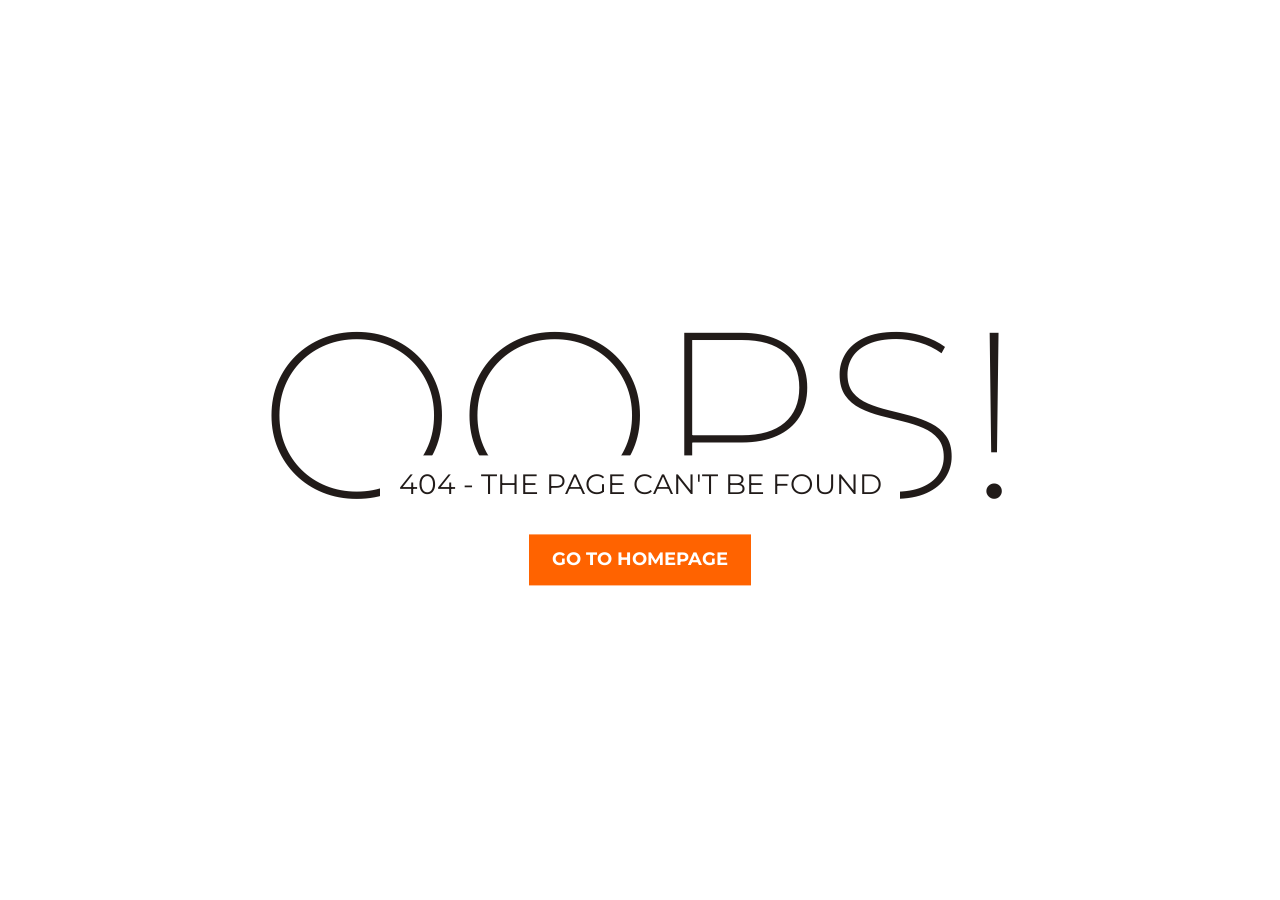
<file: TravelTripProject/Content/colorlib-error-404-4/index.html>
<!DOCTYPE html>
<html lang="en">

<head>
	<meta charset="utf-8">
	<meta http-equiv="X-UA-Compatible" content="IE=edge">
	<meta name="viewport" content="width=device-width, initial-scale=1">
	<!-- The above 3 meta tags *must* come first in the head; any other head content must come *after* these tags -->

	<title>404 HTML Template by Colorlib</title>

	<!-- Google font -->
	<link href="https://fonts.googleapis.com/css?family=Montserrat:200,400,700" rel="stylesheet">

	<!-- Custom stlylesheet -->
	<link type="text/css" rel="stylesheet" href="css/style.css" />

	<!-- HTML5 shim and Respond.js for IE8 support of HTML5 elements and media queries -->
	<!-- WARNING: Respond.js doesn't work if you view the page via file:// -->
	<!--[if lt IE 9]>
		  <script src="https://oss.maxcdn.com/html5shiv/3.7.3/html5shiv.min.js"></script>
		  <script src="https://oss.maxcdn.com/respond/1.4.2/respond.min.js"></script>
		<![endif]-->

</head>

<body>

	<div id="notfound">
		<div class="notfound">
			<div class="notfound-404">
				<h1>Oops!</h1>
				<h2>404 - The Page can't be found</h2>
			</div>
			<a href="#">Go TO Homepage</a>
		</div>
	</div>

</body><!-- This templates was made by Colorlib (https://colorlib.com) -->

</html>
</file>
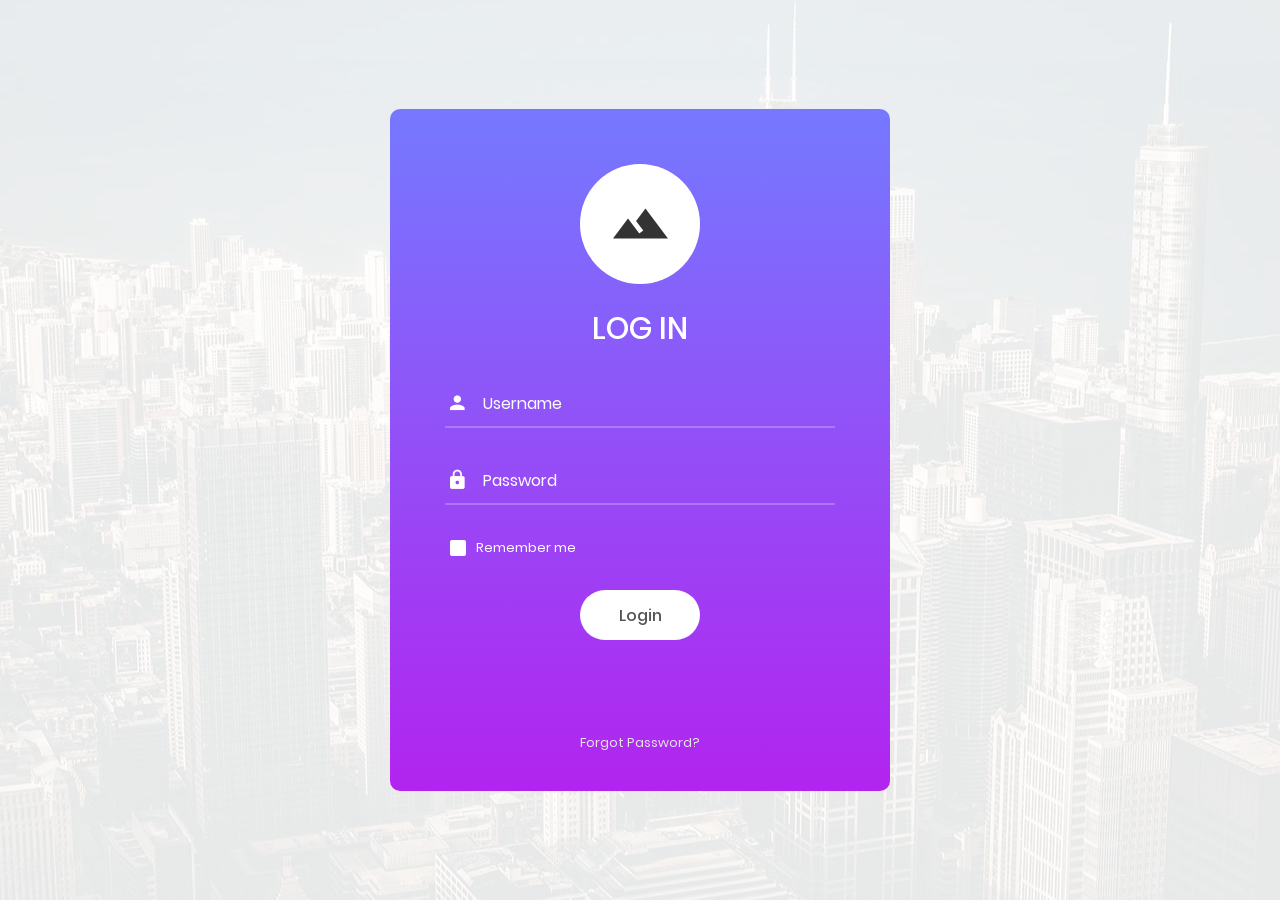
<file: TravelTripProject/Content/Login_v3/index.html>
<!DOCTYPE html>
<html lang="en">
<head>
	<title>Login V3</title>
	<meta charset="UTF-8">
	<meta name="viewport" content="width=device-width, initial-scale=1">
<!--===============================================================================================-->	
	<link rel="icon" type="image/png" href="images/icons/favicon.ico"/>
<!--===============================================================================================-->
	<link rel="stylesheet" type="text/css" href="vendor/bootstrap/css/bootstrap.min.css">
<!--===============================================================================================-->
	<link rel="stylesheet" type="text/css" href="fonts/font-awesome-4.7.0/css/font-awesome.min.css">
<!--===============================================================================================-->
	<link rel="stylesheet" type="text/css" href="fonts/iconic/css/material-design-iconic-font.min.css">
<!--===============================================================================================-->
	<link rel="stylesheet" type="text/css" href="vendor/animate/animate.css">
<!--===============================================================================================-->	
	<link rel="stylesheet" type="text/css" href="vendor/css-hamburgers/hamburgers.min.css">
<!--===============================================================================================-->
	<link rel="stylesheet" type="text/css" href="vendor/animsition/css/animsition.min.css">
<!--===============================================================================================-->
	<link rel="stylesheet" type="text/css" href="vendor/select2/select2.min.css">
<!--===============================================================================================-->	
	<link rel="stylesheet" type="text/css" href="vendor/daterangepicker/daterangepicker.css">
<!--===============================================================================================-->
	<link rel="stylesheet" type="text/css" href="css/util.css">
	<link rel="stylesheet" type="text/css" href="css/main.css">
<!--===============================================================================================-->
</head>
<body>
	
	<div class="limiter">
		<div class="container-login100" style="background-image: url('images/bg-01.jpg');">
			<div class="wrap-login100">
				<form class="login100-form validate-form">
					<span class="login100-form-logo">
						<i class="zmdi zmdi-landscape"></i>
					</span>

					<span class="login100-form-title p-b-34 p-t-27">
						Log in
					</span>

					<div class="wrap-input100 validate-input" data-validate = "Enter username">
						<input class="input100" type="text" name="username" placeholder="Username">
						<span class="focus-input100" data-placeholder="&#xf207;"></span>
					</div>

					<div class="wrap-input100 validate-input" data-validate="Enter password">
						<input class="input100" type="password" name="pass" placeholder="Password">
						<span class="focus-input100" data-placeholder="&#xf191;"></span>
					</div>

					<div class="contact100-form-checkbox">
						<input class="input-checkbox100" id="ckb1" type="checkbox" name="remember-me">
						<label class="label-checkbox100" for="ckb1">
							Remember me
						</label>
					</div>

					<div class="container-login100-form-btn">
						<button class="login100-form-btn">
							Login
						</button>
					</div>

					<div class="text-center p-t-90">
						<a class="txt1" href="#">
							Forgot Password?
						</a>
					</div>
				</form>
			</div>
		</div>
	</div>
	

	<div id="dropDownSelect1"></div>
	
<!--===============================================================================================-->
	<script src="vendor/jquery/jquery-3.2.1.min.js"></script>
<!--===============================================================================================-->
	<script src="vendor/animsition/js/animsition.min.js"></script>
<!--===============================================================================================-->
	<script src="vendor/bootstrap/js/popper.js"></script>
	<script src="vendor/bootstrap/js/bootstrap.min.js"></script>
<!--===============================================================================================-->
	<script src="vendor/select2/select2.min.js"></script>
<!--===============================================================================================-->
	<script src="vendor/daterangepicker/moment.min.js"></script>
	<script src="vendor/daterangepicker/daterangepicker.js"></script>
<!--===============================================================================================-->
	<script src="vendor/countdowntime/countdowntime.js"></script>
<!--===============================================================================================-->
	<script src="js/main.js"></script>

</body>
</html>
</file>
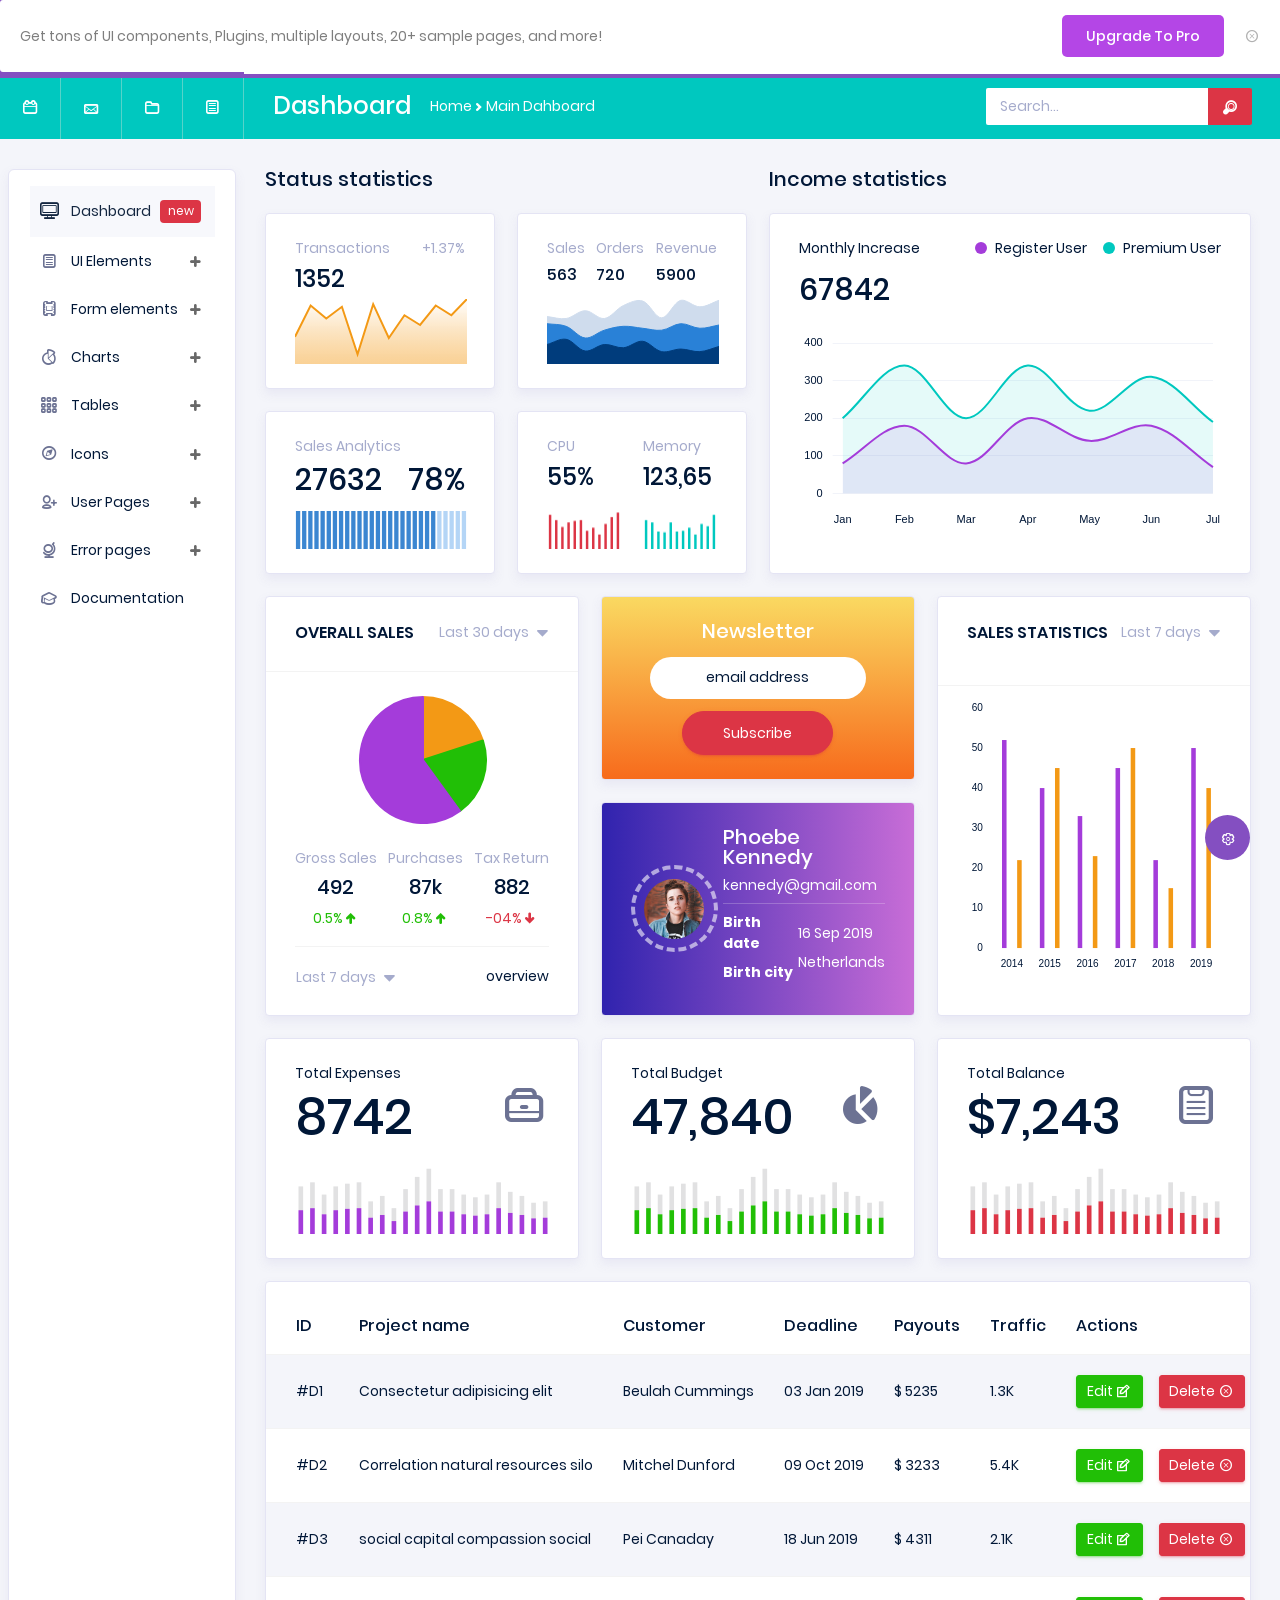
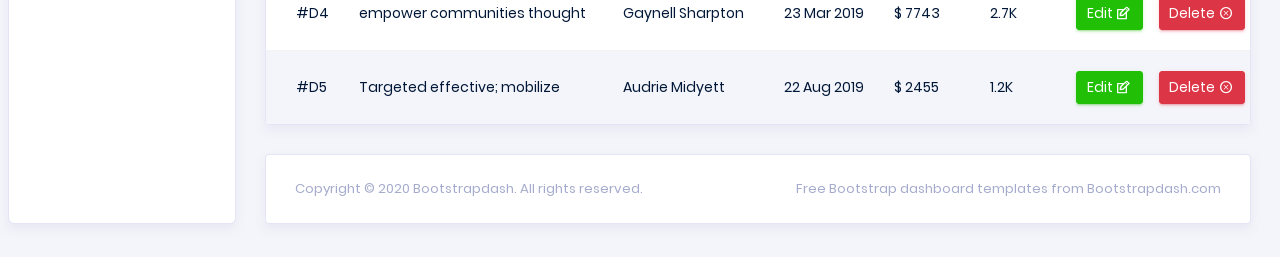
<file: TravelTripProject/Content/polluxui-free-admin-template-1.0.0/template/index.html>
<!DOCTYPE html>
<html lang="en">

<head>
  <!-- Required meta tags -->
  <meta charset="utf-8">
  <meta name="viewport" content="width=device-width, initial-scale=1, shrink-to-fit=no">
  <title>PolluxUI Admin</title>
  <!-- base:css -->
  <link rel="stylesheet" href="vendors/typicons/typicons.css">
  <link rel="stylesheet" href="vendors/css/vendor.bundle.base.css">
  <!-- endinject -->
  <!-- plugin css for this page -->
  <!-- End plugin css for this page -->
  <!-- inject:css -->
  <link rel="stylesheet" href="css/vertical-layout-light/style.css">
  <!-- endinject -->
  <link rel="shortcut icon" href="images/favicon.png" />
</head>
<body>
  <div class="row" id="proBanner">
    <div class="col-12">
      <span class="d-flex align-items-center purchase-popup">
        <p>Get tons of UI components, Plugins, multiple layouts, 20+ sample pages, and more!</p>
        <a href="https://bootstrapdash.com/demo/polluxui/template/index.html?utm_source=organic&utm_medium=banner&utm_campaign=free-preview" target="_blank" class="btn download-button purchase-button ml-auto">Upgrade To Pro</a>
        <i class="typcn typcn-delete-outline" id="bannerClose"></i>
      </span>
    </div>
  </div>
  <div class="container-scroller">
    <!-- partial:partials/_navbar.html -->
    <nav class="navbar col-lg-12 col-12 p-0 fixed-top d-flex flex-row">
      <div class="navbar-brand-wrapper d-flex justify-content-center">
        <div class="navbar-brand-inner-wrapper d-flex justify-content-between align-items-center w-100">
          <a class="navbar-brand brand-logo" href="index.html"><img src="images/logo.svg" alt="logo"/></a>
          <a class="navbar-brand brand-logo-mini" href="index.html"><img src="images/logo-mini.svg" alt="logo"/></a>
          <button class="navbar-toggler navbar-toggler align-self-center" type="button" data-toggle="minimize">
            <span class="typcn typcn-th-menu"></span>
          </button>
        </div>
      </div>
      <div class="navbar-menu-wrapper d-flex align-items-center justify-content-end">
        <ul class="navbar-nav mr-lg-2">
          <li class="nav-item nav-profile dropdown">
            <a class="nav-link" href="#" data-toggle="dropdown" id="profileDropdown">
              <img src="images/faces/face5.jpg" alt="profile"/>
              <span class="nav-profile-name">Eugenia Mullins</span>
            </a>
            <div class="dropdown-menu dropdown-menu-right navbar-dropdown" aria-labelledby="profileDropdown">
              <a class="dropdown-item">
                <i class="typcn typcn-cog-outline text-primary"></i>
                Settings
              </a>
              <a class="dropdown-item">
                <i class="typcn typcn-eject text-primary"></i>
                Logout
              </a>
            </div>
          </li>
          <li class="nav-item nav-user-status dropdown">
              <p class="mb-0">Last login was 23 hours ago.</p>
          </li>
        </ul>
        <ul class="navbar-nav navbar-nav-right">
          <li class="nav-item nav-date dropdown">
            <a class="nav-link d-flex justify-content-center align-items-center" href="javascript:;">
              <h6 class="date mb-0">Today : Mar 23</h6>
              <i class="typcn typcn-calendar"></i>
            </a>
          </li>
          <li class="nav-item dropdown">
            <a class="nav-link count-indicator dropdown-toggle d-flex justify-content-center align-items-center" id="messageDropdown" href="#" data-toggle="dropdown">
              <i class="typcn typcn-cog-outline mx-0"></i>
              <span class="count"></span>
            </a>
            <div class="dropdown-menu dropdown-menu-right navbar-dropdown preview-list" aria-labelledby="messageDropdown">
              <p class="mb-0 font-weight-normal float-left dropdown-header">Messages</p>
              <a class="dropdown-item preview-item">
                <div class="preview-thumbnail">
                    <img src="images/faces/face4.jpg" alt="image" class="profile-pic">
                </div>
                <div class="preview-item-content flex-grow">
                  <h6 class="preview-subject ellipsis font-weight-normal">David Grey
                  </h6>
                  <p class="font-weight-light small-text text-muted mb-0">
                    The meeting is cancelled
                  </p>
                </div>
              </a>
              <a class="dropdown-item preview-item">
                <div class="preview-thumbnail">
                    <img src="images/faces/face2.jpg" alt="image" class="profile-pic">
                </div>
                <div class="preview-item-content flex-grow">
                  <h6 class="preview-subject ellipsis font-weight-normal">Tim Cook
                  </h6>
                  <p class="font-weight-light small-text text-muted mb-0">
                    New product launch
                  </p>
                </div>
              </a>
              <a class="dropdown-item preview-item">
                <div class="preview-thumbnail">
                    <img src="images/faces/face3.jpg" alt="image" class="profile-pic">
                </div>
                <div class="preview-item-content flex-grow">
                  <h6 class="preview-subject ellipsis font-weight-normal"> Johnson
                  </h6>
                  <p class="font-weight-light small-text text-muted mb-0">
                    Upcoming board meeting
                  </p>
                </div>
              </a>
            </div>
          </li>
          <li class="nav-item dropdown mr-0">
            <a class="nav-link count-indicator dropdown-toggle d-flex align-items-center justify-content-center" id="notificationDropdown" href="#" data-toggle="dropdown">
              <i class="typcn typcn-bell mx-0"></i>
              <span class="count"></span>
            </a>
            <div class="dropdown-menu dropdown-menu-right navbar-dropdown preview-list" aria-labelledby="notificationDropdown">
              <p class="mb-0 font-weight-normal float-left dropdown-header">Notifications</p>
              <a class="dropdown-item preview-item">
                <div class="preview-thumbnail">
                  <div class="preview-icon bg-success">
                    <i class="typcn typcn-info mx-0"></i>
                  </div>
                </div>
                <div class="preview-item-content">
                  <h6 class="preview-subject font-weight-normal">Application Error</h6>
                  <p class="font-weight-light small-text mb-0 text-muted">
                    Just now
                  </p>
                </div>
              </a>
              <a class="dropdown-item preview-item">
                <div class="preview-thumbnail">
                  <div class="preview-icon bg-warning">
                    <i class="typcn typcn-cog-outline mx-0"></i>
                  </div>
                </div>
                <div class="preview-item-content">
                  <h6 class="preview-subject font-weight-normal">Settings</h6>
                  <p class="font-weight-light small-text mb-0 text-muted">
                    Private message
                  </p>
                </div>
              </a>
              <a class="dropdown-item preview-item">
                <div class="preview-thumbnail">
                  <div class="preview-icon bg-info">
                    <i class="typcn typcn-user mx-0"></i> 
                  </div>
                </div>
                <div class="preview-item-content">
                  <h6 class="preview-subject font-weight-normal">New user registration</h6>
                  <p class="font-weight-light small-text mb-0 text-muted">
                    2 days ago
                  </p>
                </div>
              </a>
            </div>
          </li>
        </ul>
        <button class="navbar-toggler navbar-toggler-right d-lg-none align-self-center" type="button" data-toggle="offcanvas">
          <span class="typcn typcn-th-menu"></span>
        </button>
      </div>
    </nav>
    <!-- partial -->
    <nav class="navbar-breadcrumb col-xl-12 col-12 d-flex flex-row p-0">
      <div class="navbar-links-wrapper d-flex align-items-stretch">
        <div class="nav-link">
          <a href="javascript:;"><i class="typcn typcn-calendar-outline"></i></a>
        </div>
        <div class="nav-link">
          <a href="javascript:;"><i class="typcn typcn-mail"></i></a>
        </div>
        <div class="nav-link">
          <a href="javascript:;"><i class="typcn typcn-folder"></i></a>
        </div>
        <div class="nav-link">
          <a href="javascript:;"><i class="typcn typcn-document-text"></i></a>
        </div>
      </div>
      <div class="navbar-menu-wrapper d-flex align-items-center justify-content-end">
        <ul class="navbar-nav mr-lg-2">
          <li class="nav-item ml-0">
            <h4 class="mb-0">Dashboard</h4>
          </li>
          <li class="nav-item">
            <div class="d-flex align-items-baseline">
              <p class="mb-0">Home</p>
              <i class="typcn typcn-chevron-right"></i>
              <p class="mb-0">Main Dahboard</p>
            </div>
          </li>
        </ul>
        <ul class="navbar-nav navbar-nav-right">
          <li class="nav-item nav-search d-none d-md-block mr-0">
            <div class="input-group">
              <input type="text" class="form-control" placeholder="Search..." aria-label="search" aria-describedby="search">
              <div class="input-group-prepend">
                <span class="input-group-text" id="search">
                  <i class="typcn typcn-zoom"></i>
                </span>
              </div>
            </div>
          </li>
        </ul>
      </div>
    </nav>
    <div class="container-fluid page-body-wrapper">
      <!-- partial:partials/_settings-panel.html -->
      <div class="theme-setting-wrapper">
        <div id="settings-trigger"><i class="typcn typcn-cog-outline"></i></div>
        <div id="theme-settings" class="settings-panel">
          <i class="settings-close typcn typcn-times"></i>
          <p class="settings-heading">SIDEBAR SKINS</p>
          <div class="sidebar-bg-options selected" id="sidebar-light-theme"><div class="img-ss rounded-circle bg-light border mr-3"></div>Light</div>
          <div class="sidebar-bg-options" id="sidebar-dark-theme"><div class="img-ss rounded-circle bg-dark border mr-3"></div>Dark</div>
          <p class="settings-heading mt-2">HEADER SKINS</p>
          <div class="color-tiles mx-0 px-4">
            <div class="tiles success"></div>
            <div class="tiles warning"></div>
            <div class="tiles danger"></div>
            <div class="tiles info"></div>
            <div class="tiles dark"></div>
            <div class="tiles default"></div>
          </div>
        </div>
      </div>
      <div id="right-sidebar" class="settings-panel">
        <i class="settings-close typcn typcn-times"></i>
        <ul class="nav nav-tabs" id="setting-panel" role="tablist">
          <li class="nav-item">
            <a class="nav-link active" id="todo-tab" data-toggle="tab" href="#todo-section" role="tab" aria-controls="todo-section" aria-expanded="true">TO DO LIST</a>
          </li>
          <li class="nav-item">
            <a class="nav-link" id="chats-tab" data-toggle="tab" href="#chats-section" role="tab" aria-controls="chats-section">CHATS</a>
          </li>
        </ul>
        <div class="tab-content" id="setting-content">
          <div class="tab-pane fade show active scroll-wrapper" id="todo-section" role="tabpanel" aria-labelledby="todo-section">
            <div class="add-items d-flex px-3 mb-0">
              <form class="form w-100">
                <div class="form-group d-flex">
                  <input type="text" class="form-control todo-list-input" placeholder="Add To-do">
                  <button type="submit" class="add btn btn-primary todo-list-add-btn" id="add-task">Add</button>
                </div>
              </form>
            </div>
            <div class="list-wrapper px-3">
              <ul class="d-flex flex-column-reverse todo-list">
                <li>
                  <div class="form-check">
                    <label class="form-check-label">
                      <input class="checkbox" type="checkbox">
                      Team review meeting at 3.00 PM
                    </label>
                  </div>
                  <i class="remove typcn typcn-delete-outline"></i>
                </li>
                <li>
                  <div class="form-check">
                    <label class="form-check-label">
                      <input class="checkbox" type="checkbox">
                      Prepare for presentation
                    </label>
                  </div>
                  <i class="remove typcn typcn-delete-outline"></i>
                </li>
                <li>
                  <div class="form-check">
                    <label class="form-check-label">
                      <input class="checkbox" type="checkbox">
                      Resolve all the low priority tickets due today
                    </label>
                  </div>
                  <i class="remove typcn typcn-delete-outline"></i>
                </li>
                <li class="completed">
                  <div class="form-check">
                    <label class="form-check-label">
                      <input class="checkbox" type="checkbox" checked>
                      Schedule meeting for next week
                    </label>
                  </div>
                  <i class="remove typcn typcn-delete-outline"></i>
                </li>
                <li class="completed">
                  <div class="form-check">
                    <label class="form-check-label">
                      <input class="checkbox" type="checkbox" checked>
                      Project review
                    </label>
                  </div>
                  <i class="remove typcn typcn-delete-outline"></i>
                </li>
              </ul>
            </div>
            <div class="events py-4 border-bottom px-3">
              <div class="wrapper d-flex mb-2">
                <i class="typcn typcn-media-record-outline text-primary mr-2"></i>
                <span>Feb 11 2018</span>
              </div>
              <p class="mb-0 font-weight-thin text-gray">Creating component page</p>
              <p class="text-gray mb-0">build a js based app</p>
            </div>
            <div class="events pt-4 px-3">
              <div class="wrapper d-flex mb-2">
                <i class="typcn typcn-media-record-outline text-primary mr-2"></i>
                <span>Feb 7 2018</span>
              </div>
              <p class="mb-0 font-weight-thin text-gray">Meeting with Alisa</p>
              <p class="text-gray mb-0 ">Call Sarah Graves</p>
            </div>
          </div>
          <!-- To do section tab ends -->
          <div class="tab-pane fade" id="chats-section" role="tabpanel" aria-labelledby="chats-section">
            <div class="d-flex align-items-center justify-content-between border-bottom">
              <p class="settings-heading border-top-0 mb-3 pl-3 pt-0 border-bottom-0 pb-0">Friends</p>
              <small class="settings-heading border-top-0 mb-3 pt-0 border-bottom-0 pb-0 pr-3 font-weight-normal">See All</small>
            </div>
            <ul class="chat-list">
              <li class="list active">
                <div class="profile"><img src="images/faces/face1.jpg" alt="image"><span class="online"></span></div>
                <div class="info">
                  <p>Thomas Douglas</p>
                  <p>Available</p>
                </div>
                <small class="text-muted my-auto">19 min</small>
              </li>
              <li class="list">
                <div class="profile"><img src="images/faces/face2.jpg" alt="image"><span class="offline"></span></div>
                <div class="info">
                  <div class="wrapper d-flex">
                    <p>Catherine</p>
                  </div>
                  <p>Away</p>
                </div>
                <div class="badge badge-success badge-pill my-auto mx-2">4</div>
                <small class="text-muted my-auto">23 min</small>
              </li>
              <li class="list">
                <div class="profile"><img src="images/faces/face3.jpg" alt="image"><span class="online"></span></div>
                <div class="info">
                  <p>Daniel Russell</p>
                  <p>Available</p>
                </div>
                <small class="text-muted my-auto">14 min</small>
              </li>
              <li class="list">
                <div class="profile"><img src="images/faces/face4.jpg" alt="image"><span class="offline"></span></div>
                <div class="info">
                  <p>James Richardson</p>
                  <p>Away</p>
                </div>
                <small class="text-muted my-auto">2 min</small>
              </li>
              <li class="list">
                <div class="profile"><img src="images/faces/face5.jpg" alt="image"><span class="online"></span></div>
                <div class="info">
                  <p>Madeline Kennedy</p>
                  <p>Available</p>
                </div>
                <small class="text-muted my-auto">5 min</small>
              </li>
              <li class="list">
                <div class="profile"><img src="images/faces/face6.jpg" alt="image"><span class="online"></span></div>
                <div class="info">
                  <p>Sarah Graves</p>
                  <p>Available</p>
                </div>
                <small class="text-muted my-auto">47 min</small>
              </li>
            </ul>
          </div>
          <!-- chat tab ends -->
        </div>
      </div>
      <!-- partial -->
      <!-- partial:partials/_sidebar.html -->
      <nav class="sidebar sidebar-offcanvas" id="sidebar">
        <ul class="nav">
          <li class="nav-item">
            <a class="nav-link" href="index.html">
              <i class="typcn typcn-device-desktop menu-icon"></i>
              <span class="menu-title">Dashboard</span>
              <div class="badge badge-danger">new</div>
            </a>
          </li>
          <li class="nav-item">
            <a class="nav-link" data-toggle="collapse" href="#ui-basic" aria-expanded="false" aria-controls="ui-basic">
              <i class="typcn typcn-document-text menu-icon"></i>
              <span class="menu-title">UI Elements</span>
              <i class="menu-arrow"></i>
            </a>
            <div class="collapse" id="ui-basic">
              <ul class="nav flex-column sub-menu">
                <li class="nav-item"> <a class="nav-link" href="pages/ui-features/buttons.html">Buttons</a></li>
                <li class="nav-item"> <a class="nav-link" href="pages/ui-features/dropdowns.html">Dropdowns</a></li>
                <li class="nav-item"> <a class="nav-link" href="pages/ui-features/typography.html">Typography</a></li>
              </ul>
            </div>
          </li>
          <li class="nav-item">
            <a class="nav-link" data-toggle="collapse" href="#form-elements" aria-expanded="false" aria-controls="form-elements">
              <i class="typcn typcn-film menu-icon"></i>
              <span class="menu-title">Form elements</span>
              <i class="menu-arrow"></i>
            </a>
            <div class="collapse" id="form-elements">
              <ul class="nav flex-column sub-menu">
                <li class="nav-item"><a class="nav-link" href="pages/forms/basic_elements.html">Basic Elements</a></li>
              </ul>
            </div>
          </li>
          <li class="nav-item">
            <a class="nav-link" data-toggle="collapse" href="#charts" aria-expanded="false" aria-controls="charts">
              <i class="typcn typcn-chart-pie-outline menu-icon"></i>
              <span class="menu-title">Charts</span>
              <i class="menu-arrow"></i>
            </a>
            <div class="collapse" id="charts">
              <ul class="nav flex-column sub-menu">
                <li class="nav-item"> <a class="nav-link" href="pages/charts/chartjs.html">ChartJs</a></li>
              </ul>
            </div>
          </li>
          <li class="nav-item">
            <a class="nav-link" data-toggle="collapse" href="#tables" aria-expanded="false" aria-controls="tables">
              <i class="typcn typcn-th-small-outline menu-icon"></i>
              <span class="menu-title">Tables</span>
              <i class="menu-arrow"></i>
            </a>
            <div class="collapse" id="tables">
              <ul class="nav flex-column sub-menu">
                <li class="nav-item"> <a class="nav-link" href="pages/tables/basic-table.html">Basic table</a></li>
              </ul>
            </div>
          </li>
          <li class="nav-item">
            <a class="nav-link" data-toggle="collapse" href="#icons" aria-expanded="false" aria-controls="icons">
              <i class="typcn typcn-compass menu-icon"></i>
              <span class="menu-title">Icons</span>
              <i class="menu-arrow"></i>
            </a>
            <div class="collapse" id="icons">
              <ul class="nav flex-column sub-menu">
                <li class="nav-item"> <a class="nav-link" href="pages/icons/mdi.html">Mdi icons</a></li>
              </ul>
            </div>
          </li>
          <li class="nav-item">
            <a class="nav-link" data-toggle="collapse" href="#auth" aria-expanded="false" aria-controls="auth">
              <i class="typcn typcn-user-add-outline menu-icon"></i>
              <span class="menu-title">User Pages</span>
              <i class="menu-arrow"></i>
            </a>
            <div class="collapse" id="auth">
              <ul class="nav flex-column sub-menu">
                <li class="nav-item"> <a class="nav-link" href="pages/samples/login.html"> Login </a></li>
                <li class="nav-item"> <a class="nav-link" href="pages/samples/register.html"> Register </a></li>
              </ul>
            </div>
          </li>
          <li class="nav-item">
            <a class="nav-link" data-toggle="collapse" href="#error" aria-expanded="false" aria-controls="error">
              <i class="typcn typcn-globe-outline menu-icon"></i>
              <span class="menu-title">Error pages</span>
              <i class="menu-arrow"></i>
            </a>
            <div class="collapse" id="error">
              <ul class="nav flex-column sub-menu">
                <li class="nav-item"> <a class="nav-link" href="pages/samples/error-404.html"> 404 </a></li>
                <li class="nav-item"> <a class="nav-link" href="pages/samples/error-500.html"> 500 </a></li>
              </ul>
            </div>
          </li>
          <li class="nav-item">
            <a class="nav-link" href="https://bootstrapdash.com/demo/polluxui-free/docs/documentation.html">
              <i class="typcn typcn-mortar-board menu-icon"></i>
              <span class="menu-title">Documentation</span>
            </a>
          </li>
        </ul>
      </nav>
      <!-- partial -->
      <div class="main-panel">
        <div class="content-wrapper">

          <div class="row">
            <div class="col-xl-6 grid-margin stretch-card flex-column">
                <h5 class="mb-2 text-titlecase mb-4">Status statistics</h5>
              <div class="row">
                <div class="col-md-6 grid-margin stretch-card">
                  <div class="card">
                    <div class="card-body d-flex flex-column justify-content-between">
                      <div class="d-flex justify-content-between align-items-center mb-2">
                        <p class="mb-0 text-muted">Transactions</p>
                        <p class="mb-0 text-muted">+1.37%</p>
                      </div>
                      <h4>1352</h4>
                      <canvas id="transactions-chart" class="mt-auto" height="65"></canvas>
                    </div>
                  </div>
                </div>
                <div class="col-md-6 grid-margin stretch-card">
                  <div class="card">
                    <div class="card-body d-flex flex-column justify-content-between">
                      <div class="d-flex justify-content-between align-items-center mb-2">
                        <div>
                          <p class="mb-2 text-muted">Sales</p>
                          <h6 class="mb-0">563</h6>
                        </div>
                        <div>
                          <p class="mb-2 text-muted">Orders</p>
                          <h6 class="mb-0">720</h6>
                        </div>
                        <div>
                          <p class="mb-2 text-muted">Revenue</p>
                          <h6 class="mb-0">5900</h6>
                        </div>
                      </div>
                      <canvas id="sales-chart-a" class="mt-auto" height="65"></canvas>
                    </div>
                  </div>
                </div>
              </div>
              <div class="row h-100">
                <div class="col-md-6 stretch-card grid-margin grid-margin-md-0">
                  <div class="card">
                    <div class="card-body d-flex flex-column justify-content-between">
                      <p class="text-muted">Sales Analytics</p>
                      <div class="d-flex justify-content-between align-items-center mb-2">
                        <h3 class="mb-">27632</h3>
                        <h3 class="mb-">78%</h3>
                      </div>
                      <canvas id="sales-chart-b" class="mt-auto" height="38"></canvas>
                    </div>
                  </div>
                </div>
                <div class="col-md-6 stretch-card">
                  <div class="card">
                    <div class="card-body">
                      <div class="row h-100">
                        <div class="col-6 d-flex flex-column justify-content-between">
                          <p class="text-muted">CPU</p>
                          <h4>55%</h4>
                          <canvas id="cpu-chart" class="mt-auto"></canvas>
                        </div>
                        <div class="col-6 d-flex flex-column justify-content-between">
                          <p class="text-muted">Memory</p>
                          <h4>123,65</h4>
                          <canvas id="memory-chart" class="mt-auto"></canvas>
                        </div>
                      </div>
                    </div>
                  </div>
                </div>
              </div>
            </div>
            <div class="col-xl-6 grid-margin stretch-card flex-column">
              <h5 class="mb-2 text-titlecase mb-4">Income statistics</h5>
              <div class="row h-100">
                <div class="col-md-12 stretch-card">
                  <div class="card">
                    <div class="card-body">
                      <div class="d-flex justify-content-between align-items-start flex-wrap">
                        <div>
                          <p class="mb-3">Monthly Increase</p>
                          <h3>67842</h3>
                        </div>
                        <div id="income-chart-legend" class="d-flex flex-wrap mt-1 mt-md-0"></div>
                      </div>
                      <canvas id="income-chart"></canvas>
                    </div>
                  </div>
                </div>
              </div>
            </div>
          </div>

          <div class="row">
            <div class="col-xl-4 grid-margin stretch-card">
              <div class="card">
                <div class="card-body border-bottom">
                  <div class="d-flex justify-content-between align-items-center flex-wrap">
                    <h6 class="mb-2 mb-md-0 text-uppercase font-weight-medium">Overall sales</h6>
                    <div class="dropdown">
                      <button class="btn bg-white p-0 pb-1 text-muted btn-sm dropdown-toggle" type="button" id="dropdownMenuSizeButton3" data-toggle="dropdown" aria-haspopup="true" aria-expanded="false">
                          Last 30 days
                      </button>
                      <div class="dropdown-menu" aria-labelledby="dropdownMenuSizeButton3">
                        <h6 class="dropdown-header">Settings</h6>
                        <a class="dropdown-item" href="javascript:;">Action</a>
                        <a class="dropdown-item" href="javascript:;">Another action</a>
                        <a class="dropdown-item" href="javascript:;">Something else here</a>
                        <div class="dropdown-divider"></div>
                        <a class="dropdown-item" href="javascript:;">Separated link</a>
                      </div>
                    </div>
                  </div>
                </div>
                <div class="card-body">
                  <canvas id="sales-chart-c" class="mt-2"></canvas>
                  <div class="d-flex align-items-center justify-content-between border-bottom pb-3 mb-3 mt-4">
                    <div class="d-flex flex-column justify-content-center align-items-center">
                      <p class="text-muted">Gross Sales</p>
                      <h5>492</h5>
                      <div class="d-flex align-items-baseline">
                        <p class="text-success mb-0">0.5%</p>
                        <i class="typcn typcn-arrow-up-thick text-success"></i>
                      </div>
                    </div>
                    <div class="d-flex flex-column justify-content-center align-items-center">
                      <p class="text-muted">Purchases</p>
                      <h5>87k</h5>
                      <div class="d-flex align-items-baseline">
                        <p class="text-success mb-0">0.8%</p>
                        <i class="typcn typcn-arrow-up-thick text-success"></i>
                      </div>
                    </div>
                    <div class="d-flex flex-column justify-content-center align-items-center">
                      <p class="text-muted">Tax Return</p>
                      <h5>882</h5>
                      <div class="d-flex align-items-baseline">
                        <p class="text-danger mb-0">-04%</p>
                        <i class="typcn typcn-arrow-down-thick text-danger"></i>
                      </div>
                    </div>
                  </div>
                  <div class="d-flex justify-content-between align-items-center">
                    <div class="dropdown">
                      <button class="btn bg-white p-0 pb-1 pt-1 text-muted btn-sm dropdown-toggle" type="button" id="dropdownMenuSizeButton3" data-toggle="dropdown" aria-haspopup="true" aria-expanded="false">
                          Last 7 days
                      </button>
                      <div class="dropdown-menu" aria-labelledby="dropdownMenuSizeButton3">
                        <h6 class="dropdown-header">Settings</h6>
                        <a class="dropdown-item" href="javascript:;">Action</a>
                        <a class="dropdown-item" href="javascript:;">Another action</a>
                        <a class="dropdown-item" href="javascript:;">Something else here</a>
                        <div class="dropdown-divider"></div>
                        <a class="dropdown-item" href="javascript:;">Separated link</a>
                      </div>
                    </div>
                    <p class="mb-0">overview</p>
                  </div>
                </div>
              </div>
            </div>
            <div class="col-md-6 col-xl-4 grid-margin stretch-card">
              <div class="row">
                <div class="col-md-12 grid-margin stretch-card">
                  <div class="card newsletter-card bg-gradient-warning">
                    <div class="card-body">
                      <div class="d-flex flex-column align-items-center justify-content-center h-100">
                        <h5 class="mb-3 text-white">Newsletter</h5>
                        <form class="form d-flex flex-column align-items-center justify-content-between w-100">
                          <div class="form-group mb-2 w-100">
                            <input type="text" class="form-control" placeholder="email address">
                          </div>
                          <button class="btn btn-danger btn-rounded mt-1" type="submit">Subscribe</button>
                        </form>
                      </div>
                    </div>
                  </div>
                </div>
                <div class="col-md-12 stretch-card">
                  <div class="card profile-card bg-gradient-primary">
                    <div class="card-body">
                      <div class="row align-items-center h-100">
                        <div class="col-md-4">
                          <figure class="avatar mx-auto mb-4 mb-md-0">
                            <img src="images/faces/face20.jpg" alt="avatar">
                          </figure>
                        </div>
                        <div class="col-md-8">
                          <h5 class="text-white text-center text-md-left">Phoebe Kennedy</h5>
                          <p class="text-white text-center text-md-left">kennedy@gmail.com</p>
                          <div class="d-flex align-items-center justify-content-between info pt-2">
                            <div>
                              <p class="text-white font-weight-bold">Birth date</p>
                              <p class="text-white font-weight-bold">Birth city</p>
                            </div>
                            <div>
                              <p class="text-white">16 Sep 2019</p>
                              <p class="text-white">Netherlands</p>
                            </div>
                          </div>
                        </div>
                      </div>
                    </div>
                  </div>
                </div>
              </div>
            </div>
            <div class="col-md-6 col-xl-4 grid-margin stretch-card">
              <div class="card">
                <div class="card-body border-bottom">
                  <div class="d-flex justify-content-between align-items-center flex-wrap">
                    <h6 class="mb-2 mb-md-0 text-uppercase font-weight-medium">Sales statistics</h6>
                    <div class="dropdown">
                      <button class="btn bg-white p-0 pb-1 text-muted btn-sm dropdown-toggle" type="button" id="dropdownMenuSizeButton4" data-toggle="dropdown" aria-haspopup="true" aria-expanded="false">
                          Last 7 days
                      </button>
                      <div class="dropdown-menu" aria-labelledby="dropdownMenuSizeButton4">
                        <h6 class="dropdown-header">Settings</h6>
                        <a class="dropdown-item" href="javascript:;">Action</a>
                        <a class="dropdown-item" href="javascript:;">Another action</a>
                        <a class="dropdown-item" href="javascript:;">Something else here</a>
                        <div class="dropdown-divider"></div>
                        <a class="dropdown-item" href="javascript:;">Separated link</a>
                      </div>
                    </div>
                  </div>
                </div>
                <div class="card-body">
                  <canvas id="sales-chart-d" height="320"></canvas>
                </div>
              </div>
            </div>
          </div>

          <div class="row">
            <div class="col-md-4 grid-margin stretch-card">
              <div class="card">
                <div class="card-body">
                  <div class="d-flex align-items-center justify-content-between justify-content-md-center justify-content-xl-between flex-wrap mb-4">
                    <div>
                      <p class="mb-2 text-md-center text-lg-left">Total Expenses</p>
                      <h1 class="mb-0">8742</h1>
                    </div>
                    <i class="typcn typcn-briefcase icon-xl text-secondary"></i>
                  </div>
                  <canvas id="expense-chart" height="80"></canvas>
                </div>
              </div>
            </div>
            <div class="col-md-4 grid-margin stretch-card">
              <div class="card">
                <div class="card-body">
                  <div class="d-flex align-items-center justify-content-between justify-content-md-center justify-content-xl-between flex-wrap mb-4">
                    <div>
                      <p class="mb-2 text-md-center text-lg-left">Total Budget</p>
                      <h1 class="mb-0">47,840</h1>
                    </div>
                    <i class="typcn typcn-chart-pie icon-xl text-secondary"></i>
                  </div>
                  <canvas id="budget-chart" height="80"></canvas>
                </div>
              </div>
            </div>
            <div class="col-md-4 grid-margin stretch-card">
              <div class="card">
                <div class="card-body">
                  <div class="d-flex align-items-center justify-content-between justify-content-md-center justify-content-xl-between flex-wrap mb-4">
                    <div>
                      <p class="mb-2 text-md-center text-lg-left">Total Balance</p>
                      <h1 class="mb-0">$7,243</h1>
                    </div>
                    <i class="typcn typcn-clipboard icon-xl text-secondary"></i>
                  </div>
                  <canvas id="balance-chart" height="80"></canvas>
                </div>
              </div>
            </div>
          </div>

          <div class="row">
            <div class="col-md-12">
              <div class="card">
                <div class="table-responsive pt-3">
                  <table class="table table-striped project-orders-table">
                    <thead>
                      <tr>
                        <th class="ml-5">ID</th>
                        <th>Project name</th>
                        <th>Customer</th>
                        <th>Deadline</th>
                        <th>Payouts	</th>
                        <th>Traffic</th>
                        <th>Actions</th>
                      </tr>
                    </thead>
                    <tbody>
                      <tr>
                        <td>#D1</td>
                        <td>Consectetur adipisicing elit </td>
                        <td>Beulah Cummings</td>
                        <td>03 Jan 2019</td>
                        <td>$ 5235</td>
                        <td>1.3K</td>
                        <td>
                          <div class="d-flex align-items-center">
                            <button type="button" class="btn btn-success btn-sm btn-icon-text mr-3">
                              Edit
                              <i class="typcn typcn-edit btn-icon-append"></i>                          
                            </button>
                            <button type="button" class="btn btn-danger btn-sm btn-icon-text">
                              Delete
                              <i class="typcn typcn-delete-outline btn-icon-append"></i>                          
                            </button>
                          </div>
                        </td>
                      </tr>
                      <tr>
                        <td>#D2</td>
                        <td>Correlation natural resources silo</td>
                        <td>Mitchel Dunford</td>
                        <td>09 Oct 2019</td>
                        <td>$ 3233</td>
                        <td>5.4K</td>
                        <td>
                          <div class="d-flex align-items-center">
                            <button type="button" class="btn btn-success btn-sm btn-icon-text mr-3">
                              Edit
                              <i class="typcn typcn-edit btn-icon-append"></i>                          
                            </button>
                            <button type="button" class="btn btn-danger btn-sm btn-icon-text">
                              Delete
                              <i class="typcn typcn-delete-outline btn-icon-append"></i>                          
                            </button>
                          </div>
                        </td>
                      </tr>
                      <tr>
                        <td>#D3</td>
                        <td>social capital compassion social</td>
                        <td>Pei Canaday</td>
                        <td>18 Jun 2019</td>
                        <td>$ 4311</td>
                        <td>2.1K</td>
                        <td>
                          <div class="d-flex align-items-center">
                            <button type="button" class="btn btn-success btn-sm btn-icon-text mr-3">
                              Edit
                              <i class="typcn typcn-edit btn-icon-append"></i>                          
                            </button>
                            <button type="button" class="btn btn-danger btn-sm btn-icon-text">
                              Delete
                              <i class="typcn typcn-delete-outline btn-icon-append"></i>                          
                            </button>
                          </div>
                        </td>
                      </tr>
                      <tr>
                        <td>#D4</td>
                        <td>empower communities thought</td>
                        <td>Gaynell Sharpton</td>
                        <td>23 Mar 2019</td>
                        <td>$ 7743</td>
                        <td>2.7K</td>
                        <td>
                          <div class="d-flex align-items-center">
                            <button type="button" class="btn btn-success btn-sm btn-icon-text mr-3">
                              Edit
                              <i class="typcn typcn-edit btn-icon-append"></i>                          
                            </button>
                            <button type="button" class="btn btn-danger btn-sm btn-icon-text">
                              Delete
                              <i class="typcn typcn-delete-outline btn-icon-append"></i>                          
                            </button>
                          </div>
                        </td>
                      </tr>
                      <tr>
                        <td>#D5</td>
                        <td> Targeted effective; mobilize </td>
                        <td>Audrie Midyett</td>
                        <td>22 Aug 2019</td>
                        <td>$ 2455</td>
                        <td>1.2K</td>
                        <td>
                          <div class="d-flex align-items-center">
                            <button type="button" class="btn btn-success btn-sm btn-icon-text mr-3">
                              Edit
                              <i class="typcn typcn-edit btn-icon-append"></i>                          
                            </button>
                            <button type="button" class="btn btn-danger btn-sm btn-icon-text">
                              Delete
                              <i class="typcn typcn-delete-outline btn-icon-append"></i>                          
                            </button>
                          </div>
                        </td>
                      </tr>
                    </tbody>
                  </table>
                </div>
              </div>
            </div>
          </div>

        </div>
        <!-- content-wrapper ends -->
        <!-- partial:partials/_footer.html -->
        <footer class="footer">
            <div class="card">
                <div class="card-body">
                    <div class="d-sm-flex justify-content-center justify-content-sm-between">
                        <span class="text-muted text-center text-sm-left d-block d-sm-inline-block">Copyright © 2020 <a href="https://www.bootstrapdash.com/" class="text-muted" target="_blank">Bootstrapdash</a>. All rights reserved.</span>
                        <span class="float-none float-sm-right d-block mt-1 mt-sm-0 text-center text-muted">Free <a href="https://www.bootstrapdash.com/" class="text-muted" target="_blank">Bootstrap dashboard</a> templates from Bootstrapdash.com</span>
                    </div>
                </div>    
            </div>        
        </footer>
        <!-- partial -->
      </div>
      <!-- main-panel ends -->
    </div>
    <!-- page-body-wrapper ends -->
  </div>
  <!-- container-scroller -->

  <!-- base:js -->
  <script src="vendors/js/vendor.bundle.base.js"></script>
  <!-- endinject -->
  <!-- Plugin js for this page-->
  <script src="vendors/chart.js/Chart.min.js"></script>
  <!-- End plugin js for this page-->
  <!-- inject:js -->
  <script src="js/off-canvas.js"></script>
  <script src="js/hoverable-collapse.js"></script>
  <script src="js/template.js"></script>
  <script src="js/settings.js"></script>
  <script src="js/todolist.js"></script>
  <!-- endinject -->
  <!-- Custom js for this page-->
  <script src="js/dashboard.js"></script>
  <!-- End custom js for this page-->
</body>

</html>
</file>
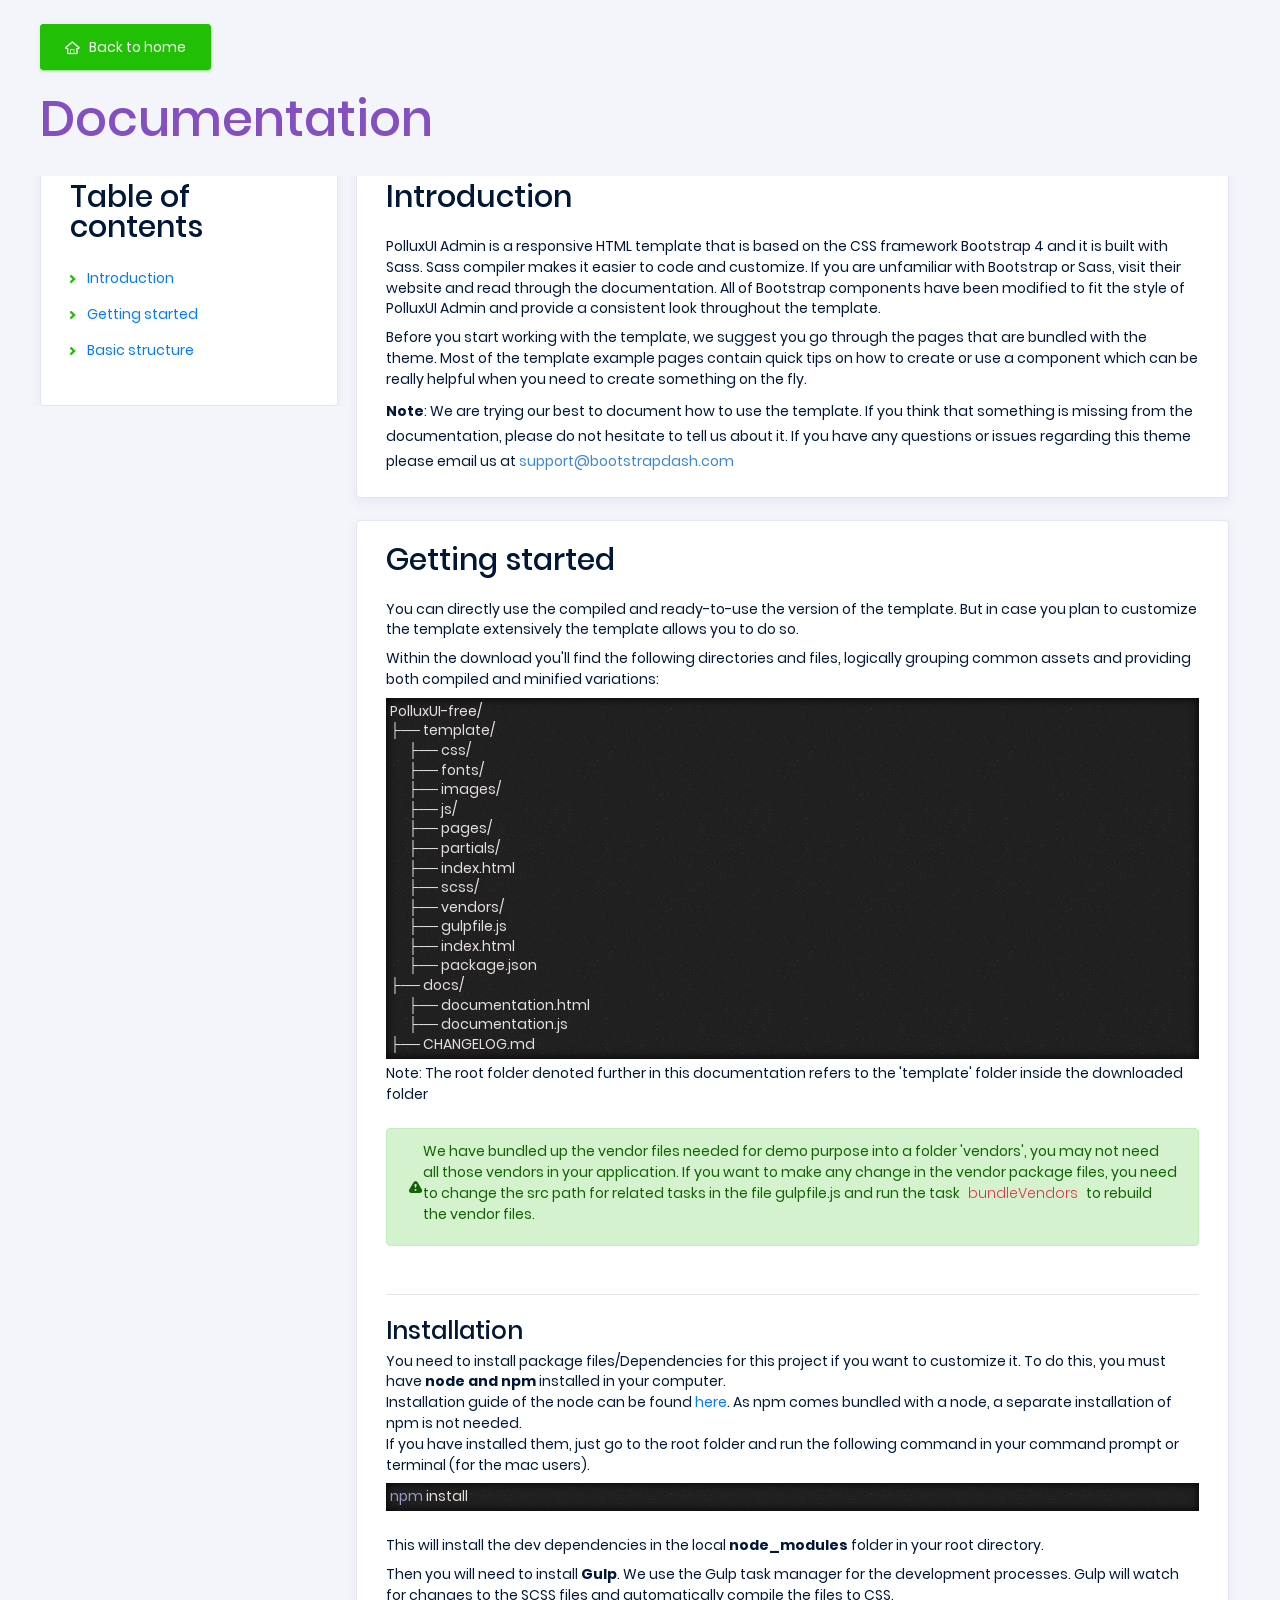
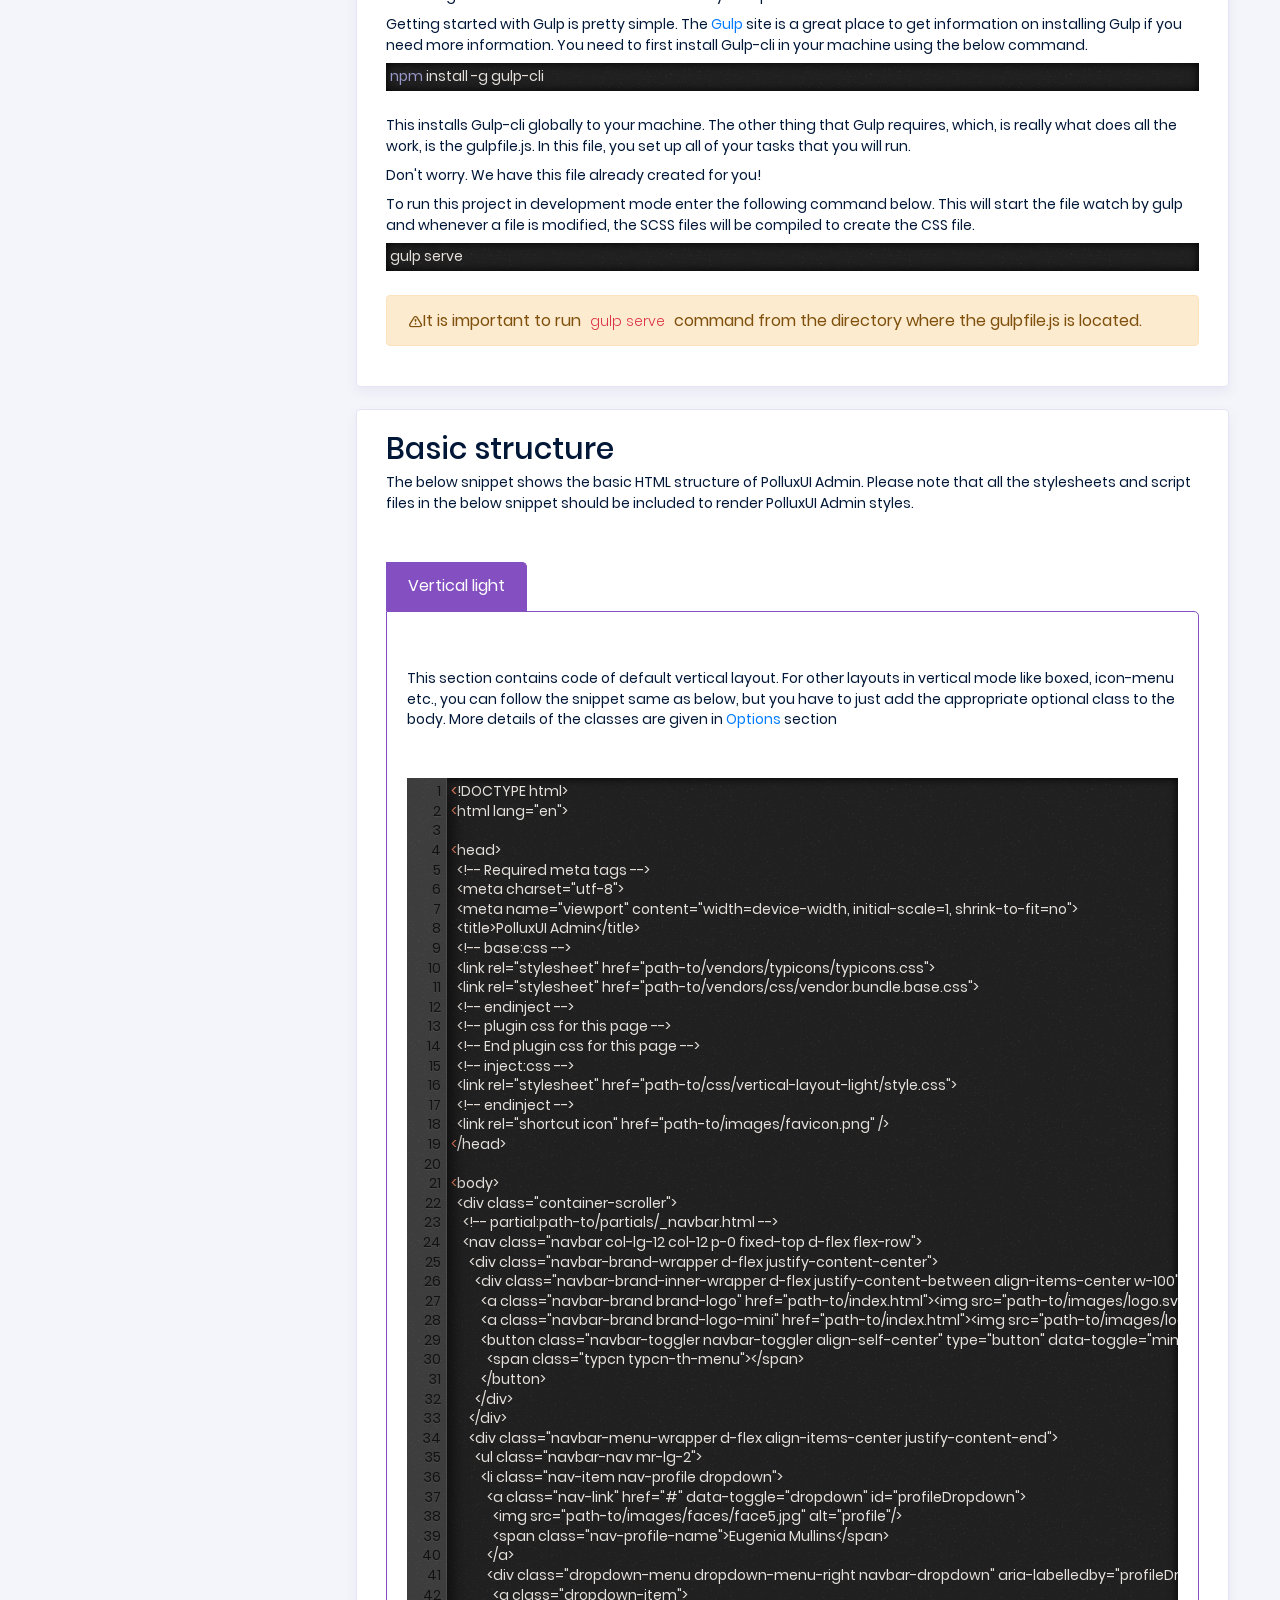
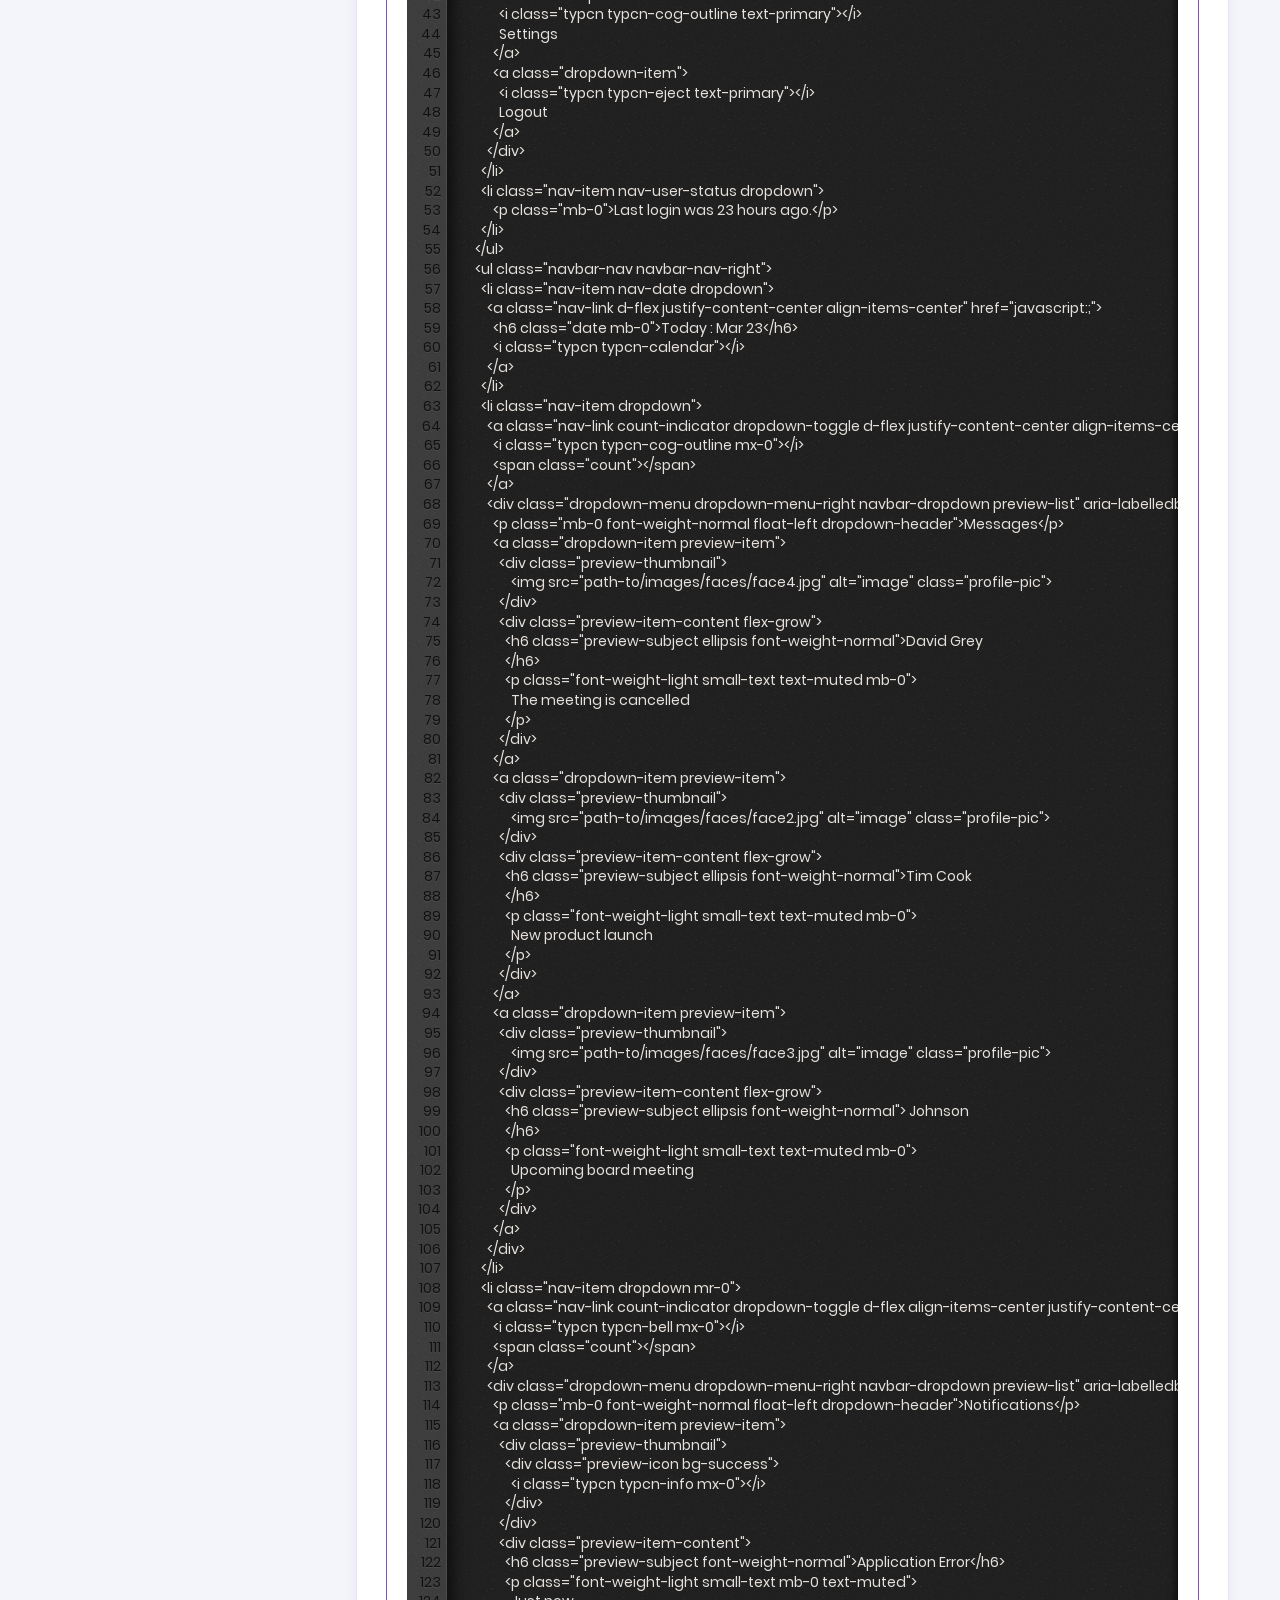
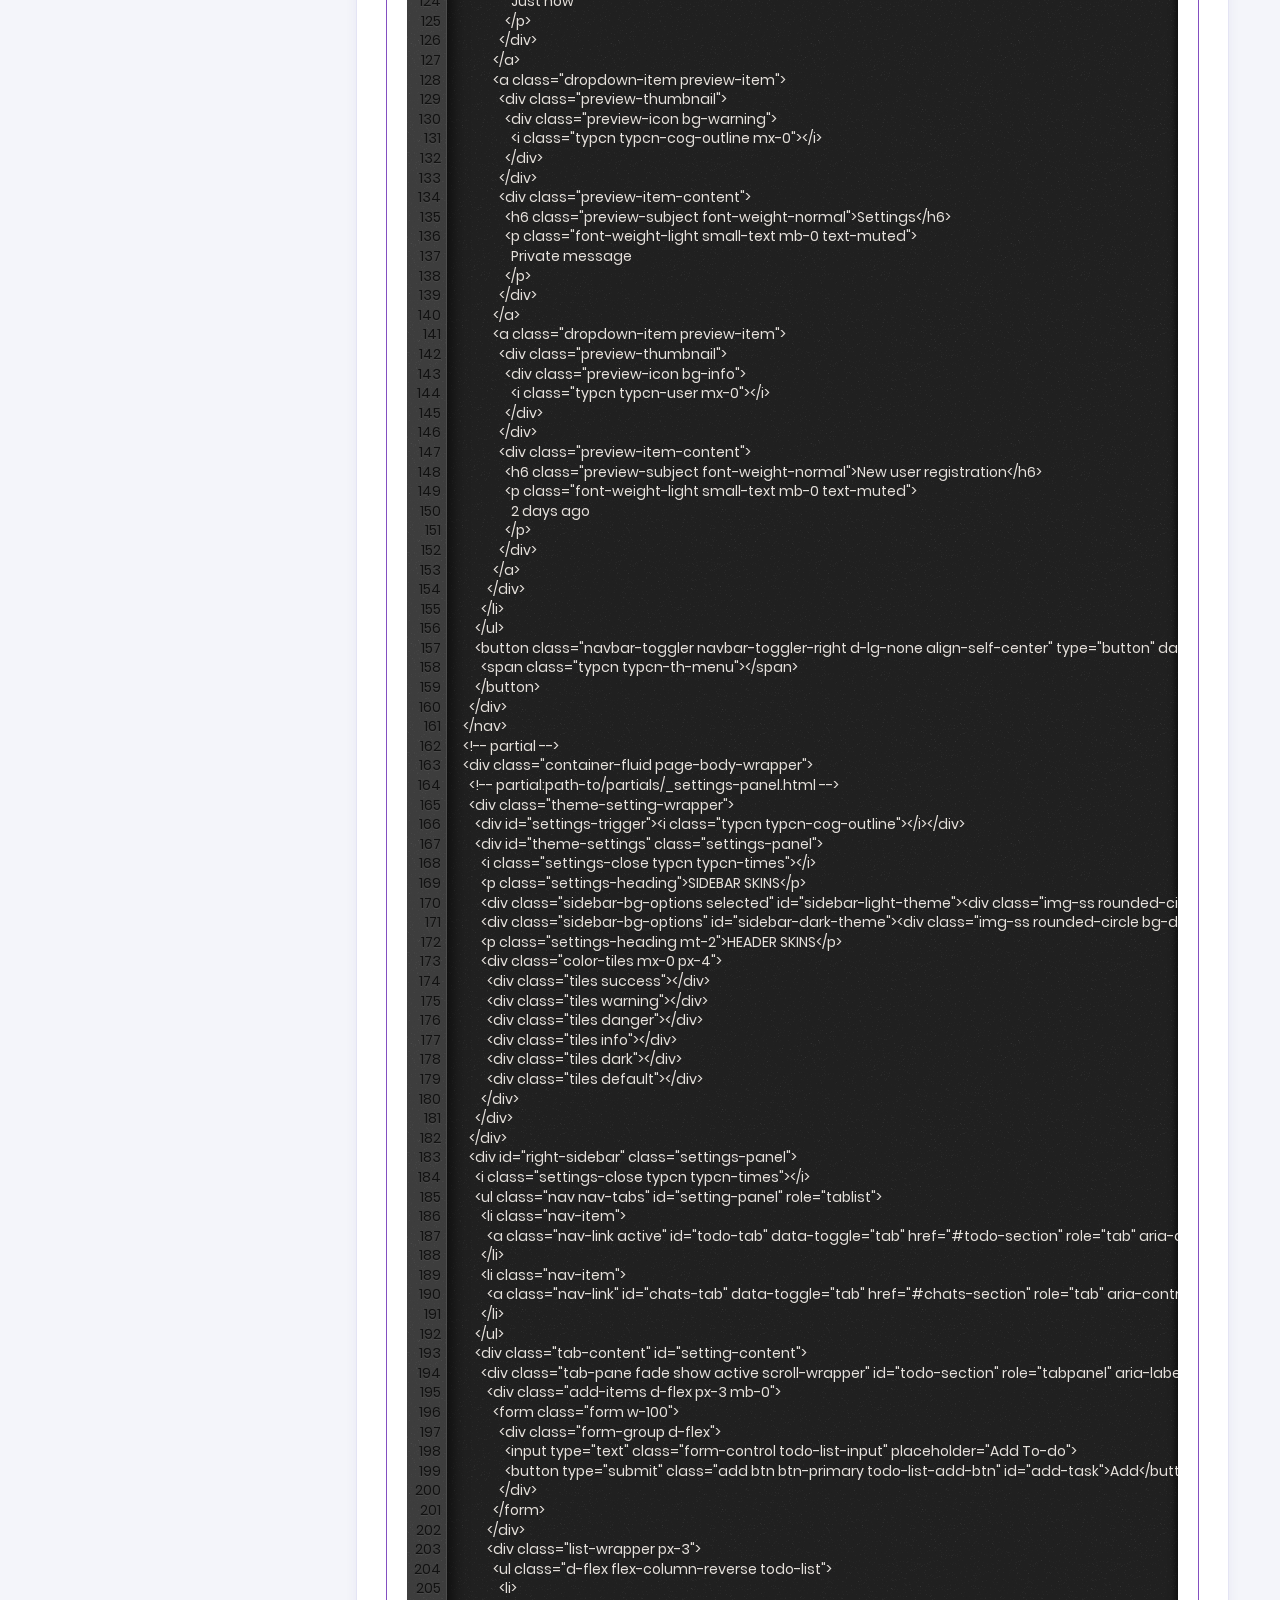
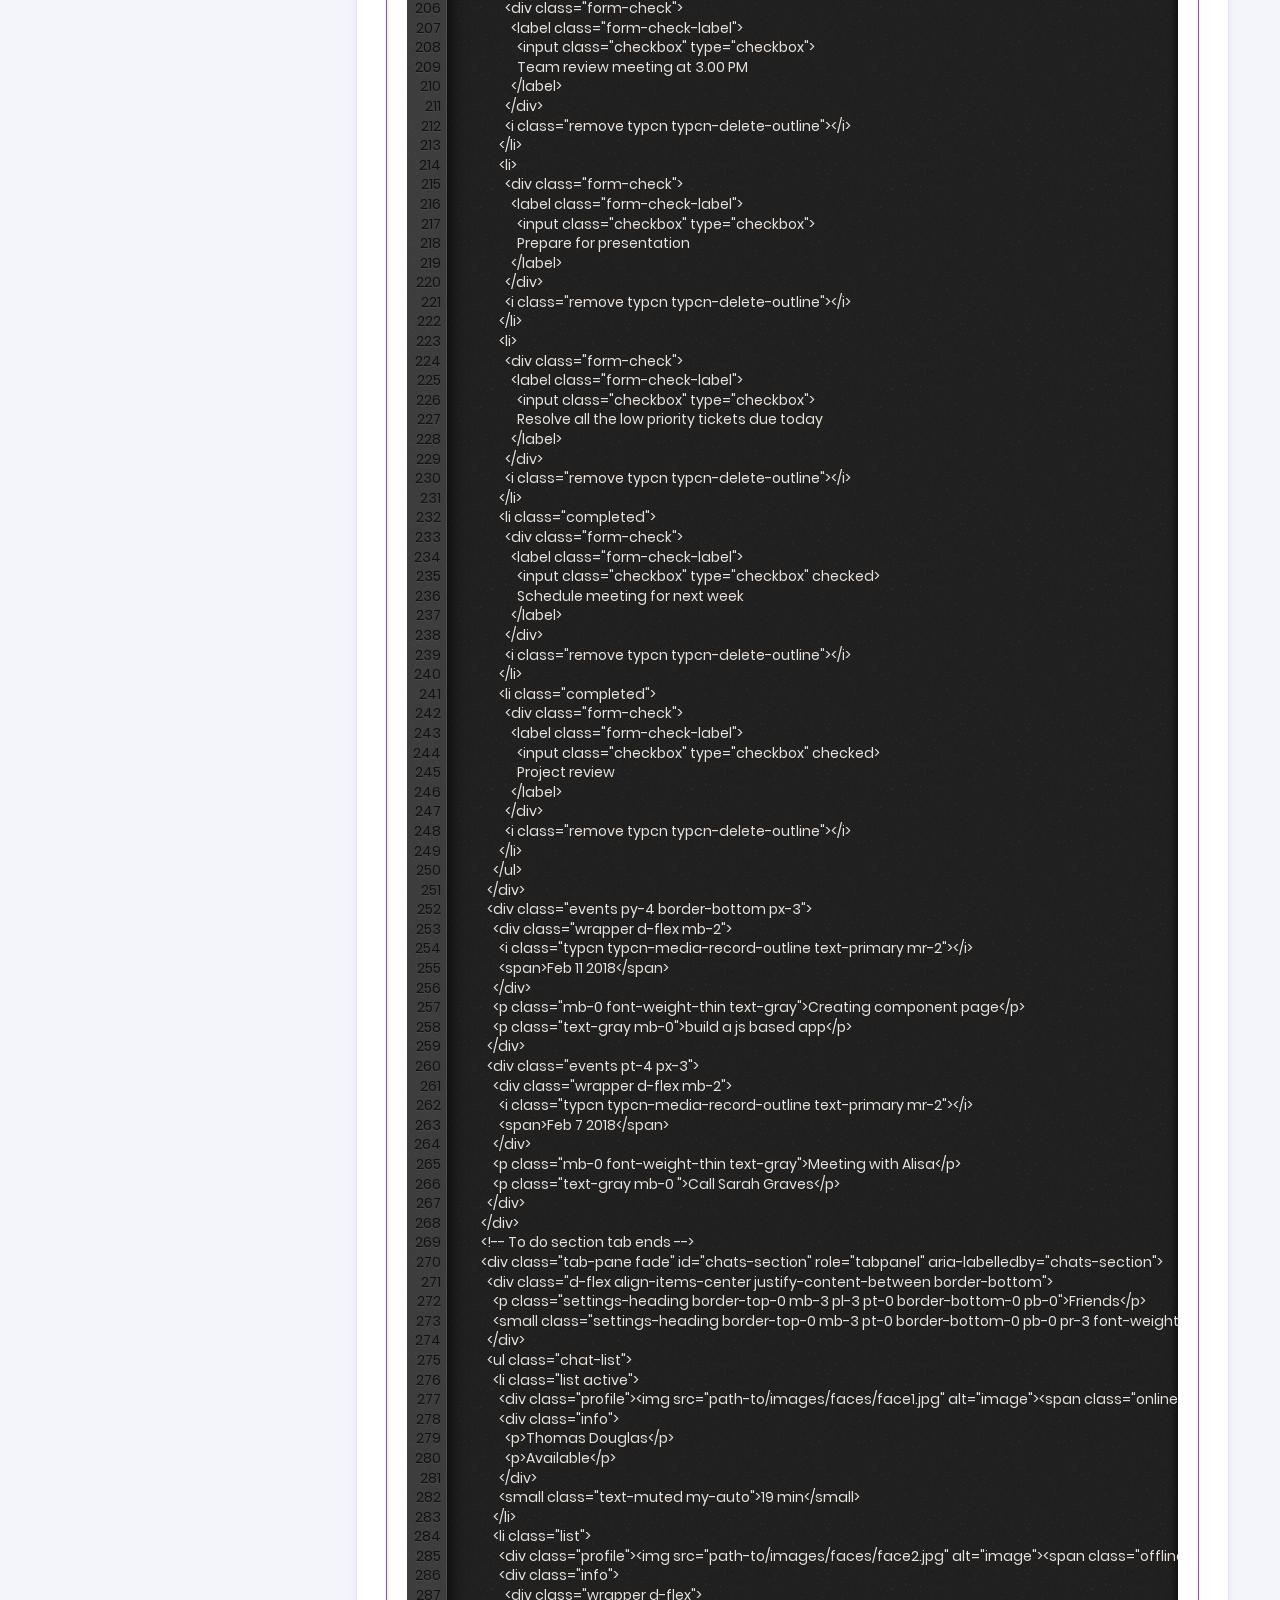
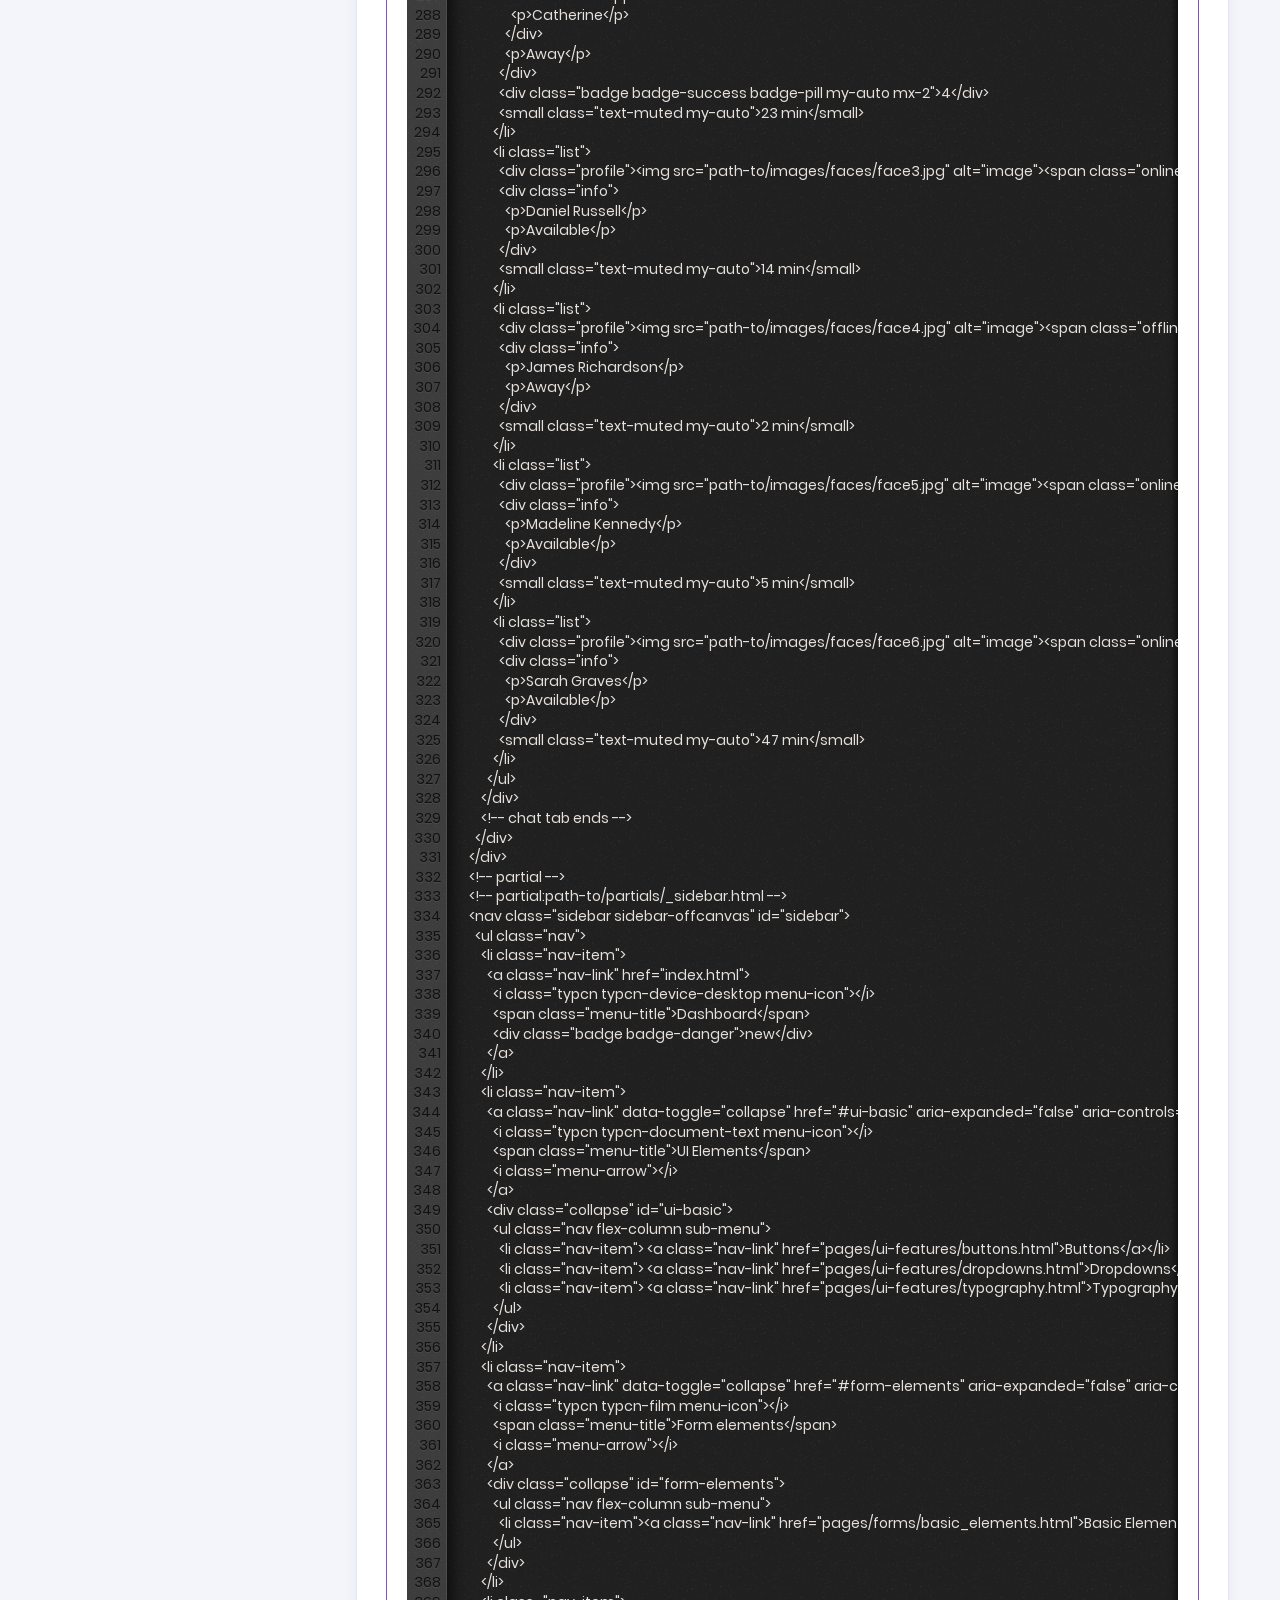
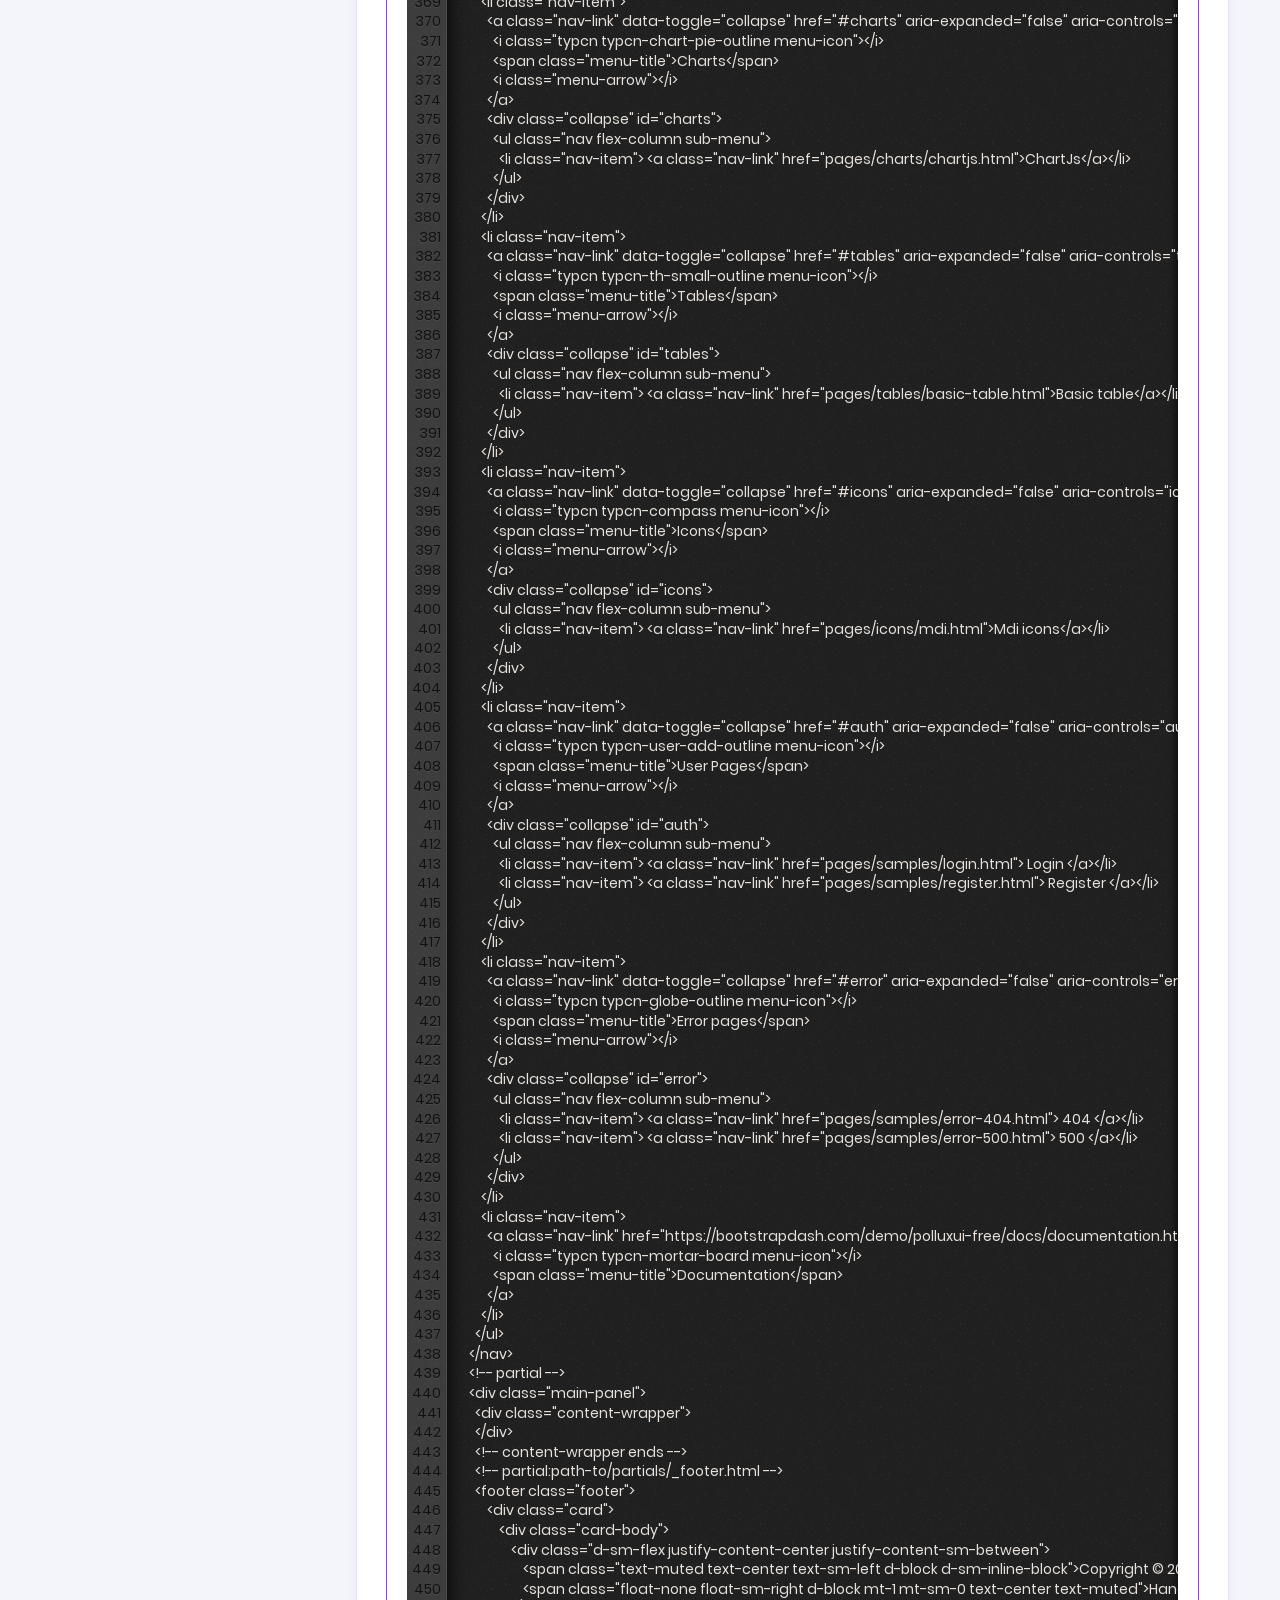
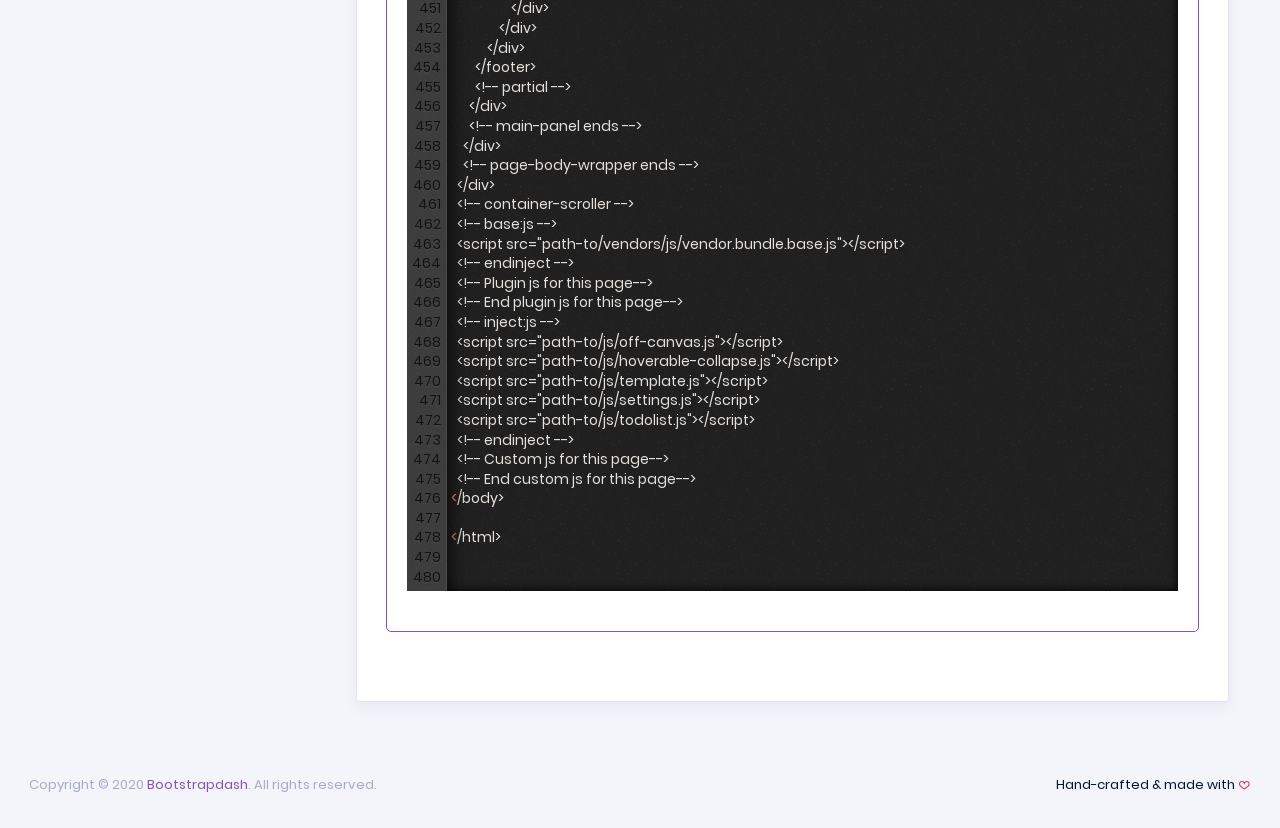
<file: TravelTripProject/Content/polluxui-free-admin-template-1.0.0/docs/documentation.html>
<!DOCTYPE html>
<html lang="en">

<head>
  <!-- Required meta tags -->
  <meta charset="utf-8">
  <meta name="viewport" content="width=device-width, initial-scale=1, shrink-to-fit=no">
  <title>PolluxUI Admin Dashboard</title>
  <!-- base:css -->
  <link rel="stylesheet" href="../template/vendors/mdi/css/materialdesignicons.min.css">
  <link rel="stylesheet" href="../template/vendors/css/vendor.bundle.base.css">
  <!-- endinject -->
  <!-- plugin css for this page -->
  <link rel="stylesheet" href="../template/vendors/typicons/typicons.css">
  <link rel="stylesheet" href="../template/vendors/codemirror/codemirror.css">
  <link rel="stylesheet" href="../template/vendors/codemirror/ambiance.css">
  <link rel="stylesheet" href="../template/vendors/codemirror/ambiance.css">
  <link rel="stylesheet" href="../template/vendors/pwstabs/jquery.pwstabs.min.css">

  <!-- End plugin css for this page -->
  <!-- inject:css -->
  <link rel="stylesheet" href="../template/css/vertical-layout-light/style.css">
  <!-- endinject -->
  <link rel="shortcut icon" href="../template/images/favicon.png" />
</head>

<body>
  <div class="container-scroller">
    <div class="container-fluid page-body-wrapper full-page-wrapper">
      <div class="main-panel w-100  documentation">
        <div class="content-wrapper">
          <div class="container-fluid">
            <div class="row">
              <div class="col-12 doc-header">
                <a class="btn btn-success" href="../template/index.html"><i class="typcn typcn-home-outline mr-2"></i>Back to home</a>
                <h1 class="text-primary mt-4">Documentation</h1>
              </div>
            </div>
            <div class="row doc-content">
              <div class="col-12 col-md-3 grid-margin doc-table-contents">
                <div class="card">
                  <div class="card-body">
                    <h3 class="mb-4">Table of contents</h3>
                    <ul class="list-arrow">
                      <li>
                        <a href="#doc-intro">Introduction</a>
                      </li>
                      <li>
                        <a href="#doc-started">Getting started</a>
                      </li>
                      <li>
                        <a href="#doc-structure">Basic structure</a>
                      </li>
                    </ul>
                  </div>
                </div>
              </div>
              <div class="col-12 col-md-9 offset-md-3 grid-margin">
                <div class="col-12 grid-margin" id="doc-intro">
                    <div class="card">
                        <div class="card-body">
                            <h3 class="mb-4">Introduction</h3>
                            <p>PolluxUI Admin is a responsive HTML template that is based on the CSS framework Bootstrap 4 and it is built with Sass. Sass compiler makes it easier to code and customize. If you are unfamiliar with Bootstrap or Sass, visit their
                                website and read through the documentation. All of Bootstrap components have been modified to fit the style of PolluxUI Admin and provide a consistent look throughout the template.</p>
                            <p>Before you start working with the template, we suggest you go through the pages that are bundled with the theme. Most of the template example pages contain quick tips on how to create or use a component which can
                                be really helpful when you need to create something on the fly.</p>
                            <p class="d-inline"><strong>Note</strong>: We are trying our best to document how to use the template. If you think that something is missing from the documentation, please do not hesitate to tell us about it. If you have any questions or issues regarding this theme please email us at <a class="d-inline text-info" href="mailto:support@bootstrapdash.com">support@bootstrapdash.com</a></p>
                        </div>
                    </div>
                </div>
                <div class="col-12 grid-margin" id="doc-started">
                    <div class="card">
                        <div class="card-body">
                            <h3 class="mb-4">Getting started</h3>
                            <p>You can directly use the compiled and ready-to-use the version of the template. But in case you plan to customize the template extensively the template allows you to do so.</p>
                            <p>Within the download you'll find the following directories and files, logically grouping common assets and providing both compiled and minified variations:</p>
                            <textarea class="shell-mode">
PolluxUI-free/
├── template/
      ├── css/
      ├── fonts/
      ├── images/
      ├── js/
      ├── pages/
      ├── partials/
      ├── index.html
      ├── scss/
      ├── vendors/
      ├── gulpfile.js
      ├── index.html
      ├── package.json                           
├── docs/
      ├── documentation.html
      ├── documentation.js
├── CHANGELOG.md</textarea>
                            <p class="mt-1">Note: The root folder denoted further in this documentation refers to the 'template' folder inside the downloaded folder</p>
                            <div class="alert alert-success mt-4 d-flex align-items-center" role="alert">
                              <i class="typcn typcn-warning"></i>
                              <p>We have bundled up the vendor files needed for demo purpose into a folder 'vendors', you may not need all those vendors in your application.  If you want to make any change in the vendor package files, you need to change the src path for related tasks in the file gulpfile.js and run the task <code>bundleVendors</code> to rebuild the vendor files.</p>
                            </div>
                            <hr class="mt-5">
                            <h4 class="mt-4">Installation</h4>
                            <p class="mb-0">
                              You need to install package files/Dependencies for this project if you want to customize it. To do this, you must have <span class="font-weight-bold">node and npm</span> installed in your computer.
                            </p>
                            <p class="mb-0">Installation guide of the node can be found <a href="https://nodejs.org/en/">here</a>. As npm comes bundled with a node, a separate installation of npm is not needed.</p>
                            <p>
                                If you have installed them, just go to the root folder and run the following command in your command prompt or terminal (for the mac users).
                            </p>
                            <textarea class="shell-mode">
npm install</textarea>
                            <p class="mt-4">
                              This will install the dev dependencies in the local <span class="font-weight-bold">node_modules</span> folder in your root directory.
                            </p>
                            <p class="mt-2">
                              Then you will need to install <span class="font-weight-bold">Gulp</span>. We use the Gulp task manager for the development processes. Gulp will watch for changes to the SCSS files and automatically compile the files to CSS.
                            </p>
                            <p>Getting started with Gulp is pretty simple. The <a href="https://gulpjs.com/" target="_blank">Gulp</a> site is a great place to get information on installing Gulp if you need more information. You need to first install Gulp-cli in your machine using the below command.</p>
                            <textarea class="shell-mode">
npm install -g gulp-cli</textarea>
                            <p class="mt-4">This installs Gulp-cli globally to your machine. The other thing that Gulp requires, which, is really what does all the work, is the gulpfile.js. In this file, you set up all of your tasks that you will run.</p>
                            <p>Don't worry. We have this file already created for you!</p>
                            <p>To run this project in development mode enter the following command below. This will start the file watch by gulp and whenever a file is modified, the SCSS files will be compiled to create the CSS file.</p>
<textarea class="shell-mode">
gulp serve</textarea>           
                            <div class="alert alert-warning mt-4" role="alert">
                              <i class="typcn typcn-warning-outline"></i>It is important to run <code>gulp serve</code> command from the directory where the gulpfile.js is located.
                            </div>
                        </div>
                    </div>
                </div>
                <div class="col-12 grid-margin" id="doc-structure">
                  <div class="card">
                      <div class="card-body">
                            <h3>Basic structure</h3>
                            <p class="mb-5">
                              The below snippet shows the basic HTML structure of PolluxUI Admin.
                              Please note that all the stylesheets and script files in the below snippet should be included to render PolluxUI Admin styles.
                            </p>
                            <div class="demo-tabs">
                                <div data-pws-tab="vertical light" data-pws-tab-name="Vertical light">
                                  <p class="mb-5">This section contains code of default vertical layout. For other layouts in vertical mode like boxed, icon-menu etc., you can follow the snippet same as below, but you have to just add the appropriate optional class to the body. More details of the classes are given in <a href="#doc-options">Options</a> section</p>
<textarea class="multiple-codes mt-5">
<!DOCTYPE html>
<html lang="en">

<head>
  <!-- Required meta tags -->
  <meta charset="utf-8">
  <meta name="viewport" content="width=device-width, initial-scale=1, shrink-to-fit=no">
  <title>PolluxUI Admin</title>
  <!-- base:css -->
  <link rel="stylesheet" href="path-to/vendors/typicons/typicons.css">
  <link rel="stylesheet" href="path-to/vendors/css/vendor.bundle.base.css">
  <!-- endinject -->
  <!-- plugin css for this page -->
  <!-- End plugin css for this page -->
  <!-- inject:css -->
  <link rel="stylesheet" href="path-to/css/vertical-layout-light/style.css">
  <!-- endinject -->
  <link rel="shortcut icon" href="path-to/images/favicon.png" />
</head>

<body>
  <div class="container-scroller">
    <!-- partial:path-to/partials/_navbar.html -->
    <nav class="navbar col-lg-12 col-12 p-0 fixed-top d-flex flex-row">
      <div class="navbar-brand-wrapper d-flex justify-content-center">
        <div class="navbar-brand-inner-wrapper d-flex justify-content-between align-items-center w-100">
          <a class="navbar-brand brand-logo" href="path-to/index.html"><img src="path-to/images/logo.svg" alt="logo"/></a>
          <a class="navbar-brand brand-logo-mini" href="path-to/index.html"><img src="path-to/images/logo-mini.svg" alt="logo"/></a>
          <button class="navbar-toggler navbar-toggler align-self-center" type="button" data-toggle="minimize">
            <span class="typcn typcn-th-menu"></span>
          </button>
        </div>
      </div>
      <div class="navbar-menu-wrapper d-flex align-items-center justify-content-end">
        <ul class="navbar-nav mr-lg-2">
          <li class="nav-item nav-profile dropdown">
            <a class="nav-link" href="#" data-toggle="dropdown" id="profileDropdown">
              <img src="path-to/images/faces/face5.jpg" alt="profile"/>
              <span class="nav-profile-name">Eugenia Mullins</span>
            </a>
            <div class="dropdown-menu dropdown-menu-right navbar-dropdown" aria-labelledby="profileDropdown">
              <a class="dropdown-item">
                <i class="typcn typcn-cog-outline text-primary"></i>
                Settings
              </a>
              <a class="dropdown-item">
                <i class="typcn typcn-eject text-primary"></i>
                Logout
              </a>
            </div>
          </li>
          <li class="nav-item nav-user-status dropdown">
              <p class="mb-0">Last login was 23 hours ago.</p>
          </li>
        </ul>
        <ul class="navbar-nav navbar-nav-right">
          <li class="nav-item nav-date dropdown">
            <a class="nav-link d-flex justify-content-center align-items-center" href="javascript:;">
              <h6 class="date mb-0">Today : Mar 23</h6>
              <i class="typcn typcn-calendar"></i>
            </a>
          </li>
          <li class="nav-item dropdown">
            <a class="nav-link count-indicator dropdown-toggle d-flex justify-content-center align-items-center" id="messageDropdown" href="#" data-toggle="dropdown">
              <i class="typcn typcn-cog-outline mx-0"></i>
              <span class="count"></span>
            </a>
            <div class="dropdown-menu dropdown-menu-right navbar-dropdown preview-list" aria-labelledby="messageDropdown">
              <p class="mb-0 font-weight-normal float-left dropdown-header">Messages</p>
              <a class="dropdown-item preview-item">
                <div class="preview-thumbnail">
                    <img src="path-to/images/faces/face4.jpg" alt="image" class="profile-pic">
                </div>
                <div class="preview-item-content flex-grow">
                  <h6 class="preview-subject ellipsis font-weight-normal">David Grey
                  </h6>
                  <p class="font-weight-light small-text text-muted mb-0">
                    The meeting is cancelled
                  </p>
                </div>
              </a>
              <a class="dropdown-item preview-item">
                <div class="preview-thumbnail">
                    <img src="path-to/images/faces/face2.jpg" alt="image" class="profile-pic">
                </div>
                <div class="preview-item-content flex-grow">
                  <h6 class="preview-subject ellipsis font-weight-normal">Tim Cook
                  </h6>
                  <p class="font-weight-light small-text text-muted mb-0">
                    New product launch
                  </p>
                </div>
              </a>
              <a class="dropdown-item preview-item">
                <div class="preview-thumbnail">
                    <img src="path-to/images/faces/face3.jpg" alt="image" class="profile-pic">
                </div>
                <div class="preview-item-content flex-grow">
                  <h6 class="preview-subject ellipsis font-weight-normal"> Johnson
                  </h6>
                  <p class="font-weight-light small-text text-muted mb-0">
                    Upcoming board meeting
                  </p>
                </div>
              </a>
            </div>
          </li>
          <li class="nav-item dropdown mr-0">
            <a class="nav-link count-indicator dropdown-toggle d-flex align-items-center justify-content-center" id="notificationDropdown" href="#" data-toggle="dropdown">
              <i class="typcn typcn-bell mx-0"></i>
              <span class="count"></span>
            </a>
            <div class="dropdown-menu dropdown-menu-right navbar-dropdown preview-list" aria-labelledby="notificationDropdown">
              <p class="mb-0 font-weight-normal float-left dropdown-header">Notifications</p>
              <a class="dropdown-item preview-item">
                <div class="preview-thumbnail">
                  <div class="preview-icon bg-success">
                    <i class="typcn typcn-info mx-0"></i>
                  </div>
                </div>
                <div class="preview-item-content">
                  <h6 class="preview-subject font-weight-normal">Application Error</h6>
                  <p class="font-weight-light small-text mb-0 text-muted">
                    Just now
                  </p>
                </div>
              </a>
              <a class="dropdown-item preview-item">
                <div class="preview-thumbnail">
                  <div class="preview-icon bg-warning">
                    <i class="typcn typcn-cog-outline mx-0"></i>
                  </div>
                </div>
                <div class="preview-item-content">
                  <h6 class="preview-subject font-weight-normal">Settings</h6>
                  <p class="font-weight-light small-text mb-0 text-muted">
                    Private message
                  </p>
                </div>
              </a>
              <a class="dropdown-item preview-item">
                <div class="preview-thumbnail">
                  <div class="preview-icon bg-info">
                    <i class="typcn typcn-user mx-0"></i>
                  </div>
                </div>
                <div class="preview-item-content">
                  <h6 class="preview-subject font-weight-normal">New user registration</h6>
                  <p class="font-weight-light small-text mb-0 text-muted">
                    2 days ago
                  </p>
                </div>
              </a>
            </div>
          </li>
        </ul>
        <button class="navbar-toggler navbar-toggler-right d-lg-none align-self-center" type="button" data-toggle="offcanvas">
          <span class="typcn typcn-th-menu"></span>
        </button>
      </div>
    </nav>
    <!-- partial -->
    <div class="container-fluid page-body-wrapper">
      <!-- partial:path-to/partials/_settings-panel.html -->
      <div class="theme-setting-wrapper">
        <div id="settings-trigger"><i class="typcn typcn-cog-outline"></i></div>
        <div id="theme-settings" class="settings-panel">
          <i class="settings-close typcn typcn-times"></i>
          <p class="settings-heading">SIDEBAR SKINS</p>
          <div class="sidebar-bg-options selected" id="sidebar-light-theme"><div class="img-ss rounded-circle bg-light border mr-3"></div>Light</div>
          <div class="sidebar-bg-options" id="sidebar-dark-theme"><div class="img-ss rounded-circle bg-dark border mr-3"></div>Dark</div>
          <p class="settings-heading mt-2">HEADER SKINS</p>
          <div class="color-tiles mx-0 px-4">
            <div class="tiles success"></div>
            <div class="tiles warning"></div>
            <div class="tiles danger"></div>
            <div class="tiles info"></div>
            <div class="tiles dark"></div>
            <div class="tiles default"></div>
          </div>
        </div>
      </div>
      <div id="right-sidebar" class="settings-panel">
        <i class="settings-close typcn typcn-times"></i>
        <ul class="nav nav-tabs" id="setting-panel" role="tablist">
          <li class="nav-item">
            <a class="nav-link active" id="todo-tab" data-toggle="tab" href="#todo-section" role="tab" aria-controls="todo-section" aria-expanded="true">TO DO LIST</a>
          </li>
          <li class="nav-item">
            <a class="nav-link" id="chats-tab" data-toggle="tab" href="#chats-section" role="tab" aria-controls="chats-section">CHATS</a>
          </li>
        </ul>
        <div class="tab-content" id="setting-content">
          <div class="tab-pane fade show active scroll-wrapper" id="todo-section" role="tabpanel" aria-labelledby="todo-section">
            <div class="add-items d-flex px-3 mb-0">
              <form class="form w-100">
                <div class="form-group d-flex">
                  <input type="text" class="form-control todo-list-input" placeholder="Add To-do">
                  <button type="submit" class="add btn btn-primary todo-list-add-btn" id="add-task">Add</button>
                </div>
              </form>
            </div>
            <div class="list-wrapper px-3">
              <ul class="d-flex flex-column-reverse todo-list">
                <li>
                  <div class="form-check">
                    <label class="form-check-label">
                      <input class="checkbox" type="checkbox">
                      Team review meeting at 3.00 PM
                    </label>
                  </div>
                  <i class="remove typcn typcn-delete-outline"></i>
                </li>
                <li>
                  <div class="form-check">
                    <label class="form-check-label">
                      <input class="checkbox" type="checkbox">
                      Prepare for presentation
                    </label>
                  </div>
                  <i class="remove typcn typcn-delete-outline"></i>
                </li>
                <li>
                  <div class="form-check">
                    <label class="form-check-label">
                      <input class="checkbox" type="checkbox">
                      Resolve all the low priority tickets due today
                    </label>
                  </div>
                  <i class="remove typcn typcn-delete-outline"></i>
                </li>
                <li class="completed">
                  <div class="form-check">
                    <label class="form-check-label">
                      <input class="checkbox" type="checkbox" checked>
                      Schedule meeting for next week
                    </label>
                  </div>
                  <i class="remove typcn typcn-delete-outline"></i>
                </li>
                <li class="completed">
                  <div class="form-check">
                    <label class="form-check-label">
                      <input class="checkbox" type="checkbox" checked>
                      Project review
                    </label>
                  </div>
                  <i class="remove typcn typcn-delete-outline"></i>
                </li>
              </ul>
            </div>
            <div class="events py-4 border-bottom px-3">
              <div class="wrapper d-flex mb-2">
                <i class="typcn typcn-media-record-outline text-primary mr-2"></i>
                <span>Feb 11 2018</span>
              </div>
              <p class="mb-0 font-weight-thin text-gray">Creating component page</p>
              <p class="text-gray mb-0">build a js based app</p>
            </div>
            <div class="events pt-4 px-3">
              <div class="wrapper d-flex mb-2">
                <i class="typcn typcn-media-record-outline text-primary mr-2"></i>
                <span>Feb 7 2018</span>
              </div>
              <p class="mb-0 font-weight-thin text-gray">Meeting with Alisa</p>
              <p class="text-gray mb-0 ">Call Sarah Graves</p>
            </div>
          </div>
          <!-- To do section tab ends -->
          <div class="tab-pane fade" id="chats-section" role="tabpanel" aria-labelledby="chats-section">
            <div class="d-flex align-items-center justify-content-between border-bottom">
              <p class="settings-heading border-top-0 mb-3 pl-3 pt-0 border-bottom-0 pb-0">Friends</p>
              <small class="settings-heading border-top-0 mb-3 pt-0 border-bottom-0 pb-0 pr-3 font-weight-normal">See All</small>
            </div>
            <ul class="chat-list">
              <li class="list active">
                <div class="profile"><img src="path-to/images/faces/face1.jpg" alt="image"><span class="online"></span></div>
                <div class="info">
                  <p>Thomas Douglas</p>
                  <p>Available</p>
                </div>
                <small class="text-muted my-auto">19 min</small>
              </li>
              <li class="list">
                <div class="profile"><img src="path-to/images/faces/face2.jpg" alt="image"><span class="offline"></span></div>
                <div class="info">
                  <div class="wrapper d-flex">
                    <p>Catherine</p>
                  </div>
                  <p>Away</p>
                </div>
                <div class="badge badge-success badge-pill my-auto mx-2">4</div>
                <small class="text-muted my-auto">23 min</small>
              </li>
              <li class="list">
                <div class="profile"><img src="path-to/images/faces/face3.jpg" alt="image"><span class="online"></span></div>
                <div class="info">
                  <p>Daniel Russell</p>
                  <p>Available</p>
                </div>
                <small class="text-muted my-auto">14 min</small>
              </li>
              <li class="list">
                <div class="profile"><img src="path-to/images/faces/face4.jpg" alt="image"><span class="offline"></span></div>
                <div class="info">
                  <p>James Richardson</p>
                  <p>Away</p>
                </div>
                <small class="text-muted my-auto">2 min</small>
              </li>
              <li class="list">
                <div class="profile"><img src="path-to/images/faces/face5.jpg" alt="image"><span class="online"></span></div>
                <div class="info">
                  <p>Madeline Kennedy</p>
                  <p>Available</p>
                </div>
                <small class="text-muted my-auto">5 min</small>
              </li>
              <li class="list">
                <div class="profile"><img src="path-to/images/faces/face6.jpg" alt="image"><span class="online"></span></div>
                <div class="info">
                  <p>Sarah Graves</p>
                  <p>Available</p>
                </div>
                <small class="text-muted my-auto">47 min</small>
              </li>
            </ul>
          </div>
          <!-- chat tab ends -->
        </div>
      </div>
      <!-- partial -->
      <!-- partial:path-to/partials/_sidebar.html -->
      <nav class="sidebar sidebar-offcanvas" id="sidebar">
        <ul class="nav">
          <li class="nav-item">
            <a class="nav-link" href="index.html">
              <i class="typcn typcn-device-desktop menu-icon"></i>
              <span class="menu-title">Dashboard</span>
              <div class="badge badge-danger">new</div>
            </a>
          </li>
          <li class="nav-item">
            <a class="nav-link" data-toggle="collapse" href="#ui-basic" aria-expanded="false" aria-controls="ui-basic">
              <i class="typcn typcn-document-text menu-icon"></i>
              <span class="menu-title">UI Elements</span>
              <i class="menu-arrow"></i>
            </a>
            <div class="collapse" id="ui-basic">
              <ul class="nav flex-column sub-menu">
                <li class="nav-item"> <a class="nav-link" href="pages/ui-features/buttons.html">Buttons</a></li>
                <li class="nav-item"> <a class="nav-link" href="pages/ui-features/dropdowns.html">Dropdowns</a></li>
                <li class="nav-item"> <a class="nav-link" href="pages/ui-features/typography.html">Typography</a></li>
              </ul>
            </div>
          </li>
          <li class="nav-item">
            <a class="nav-link" data-toggle="collapse" href="#form-elements" aria-expanded="false" aria-controls="form-elements">
              <i class="typcn typcn-film menu-icon"></i>
              <span class="menu-title">Form elements</span>
              <i class="menu-arrow"></i>
            </a>
            <div class="collapse" id="form-elements">
              <ul class="nav flex-column sub-menu">
                <li class="nav-item"><a class="nav-link" href="pages/forms/basic_elements.html">Basic Elements</a></li>
              </ul>
            </div>
          </li>
          <li class="nav-item">
            <a class="nav-link" data-toggle="collapse" href="#charts" aria-expanded="false" aria-controls="charts">
              <i class="typcn typcn-chart-pie-outline menu-icon"></i>
              <span class="menu-title">Charts</span>
              <i class="menu-arrow"></i>
            </a>
            <div class="collapse" id="charts">
              <ul class="nav flex-column sub-menu">
                <li class="nav-item"> <a class="nav-link" href="pages/charts/chartjs.html">ChartJs</a></li>
              </ul>
            </div>
          </li>
          <li class="nav-item">
            <a class="nav-link" data-toggle="collapse" href="#tables" aria-expanded="false" aria-controls="tables">
              <i class="typcn typcn-th-small-outline menu-icon"></i>
              <span class="menu-title">Tables</span>
              <i class="menu-arrow"></i>
            </a>
            <div class="collapse" id="tables">
              <ul class="nav flex-column sub-menu">
                <li class="nav-item"> <a class="nav-link" href="pages/tables/basic-table.html">Basic table</a></li>
              </ul>
            </div>
          </li>
          <li class="nav-item">
            <a class="nav-link" data-toggle="collapse" href="#icons" aria-expanded="false" aria-controls="icons">
              <i class="typcn typcn-compass menu-icon"></i>
              <span class="menu-title">Icons</span>
              <i class="menu-arrow"></i>
            </a>
            <div class="collapse" id="icons">
              <ul class="nav flex-column sub-menu">
                <li class="nav-item"> <a class="nav-link" href="pages/icons/mdi.html">Mdi icons</a></li>
              </ul>
            </div>
          </li>
          <li class="nav-item">
            <a class="nav-link" data-toggle="collapse" href="#auth" aria-expanded="false" aria-controls="auth">
              <i class="typcn typcn-user-add-outline menu-icon"></i>
              <span class="menu-title">User Pages</span>
              <i class="menu-arrow"></i>
            </a>
            <div class="collapse" id="auth">
              <ul class="nav flex-column sub-menu">
                <li class="nav-item"> <a class="nav-link" href="pages/samples/login.html"> Login </a></li>
                <li class="nav-item"> <a class="nav-link" href="pages/samples/register.html"> Register </a></li>
              </ul>
            </div>
          </li>
          <li class="nav-item">
            <a class="nav-link" data-toggle="collapse" href="#error" aria-expanded="false" aria-controls="error">
              <i class="typcn typcn-globe-outline menu-icon"></i>
              <span class="menu-title">Error pages</span>
              <i class="menu-arrow"></i>
            </a>
            <div class="collapse" id="error">
              <ul class="nav flex-column sub-menu">
                <li class="nav-item"> <a class="nav-link" href="pages/samples/error-404.html"> 404 </a></li>
                <li class="nav-item"> <a class="nav-link" href="pages/samples/error-500.html"> 500 </a></li>
              </ul>
            </div>
          </li>
          <li class="nav-item">
            <a class="nav-link" href="https://bootstrapdash.com/demo/polluxui-free/docs/documentation.html">
              <i class="typcn typcn-mortar-board menu-icon"></i>
              <span class="menu-title">Documentation</span>
            </a>
          </li>
        </ul>
      </nav>
      <!-- partial -->
      <div class="main-panel">
        <div class="content-wrapper">
        </div>
        <!-- content-wrapper ends -->
        <!-- partial:path-to/partials/_footer.html -->
        <footer class="footer">
            <div class="card">
                <div class="card-body">
                    <div class="d-sm-flex justify-content-center justify-content-sm-between">
                        <span class="text-muted text-center text-sm-left d-block d-sm-inline-block">Copyright © 2020 <a href="https://www.bootstrapdash.com/" class="text-muted" target="_blank">Bootstrapdash</a>. All rights reserved.</span>
                        <span class="float-none float-sm-right d-block mt-1 mt-sm-0 text-center text-muted">Hand-crafted & made with <i class="typcn typcn-heart-full-outline text-danger"></i></span>
                    </div>
                </div>    
            </div>        
        </footer>
        <!-- partial -->
      </div>
      <!-- main-panel ends -->
    </div>
    <!-- page-body-wrapper ends -->
  </div>
  <!-- container-scroller -->
  <!-- base:js -->
  <script src="path-to/vendors/js/vendor.bundle.base.js"></script>
  <!-- endinject -->
  <!-- Plugin js for this page-->
  <!-- End plugin js for this page-->
  <!-- inject:js -->
  <script src="path-to/js/off-canvas.js"></script>
  <script src="path-to/js/hoverable-collapse.js"></script>
  <script src="path-to/js/template.js"></script>
  <script src="path-to/js/settings.js"></script>
  <script src="path-to/js/todolist.js"></script>
  <!-- endinject -->
  <!-- Custom js for this page-->
  <!-- End custom js for this page-->
</body>

</html>

</textarea>
                                </div>
                            </div>
                      </div>
                  </div>
                </div>
              </div>
            </div>
          </div>
        </div>
        <footer class="footer">
          <div class="w-100 clearfix">
            <span class="text-muted d-block text-center text-sm-left d-sm-inline-block">Copyright © 2020 <a href="http://www.bootstrapdash.com/" target="_blank">Bootstrapdash</a>. All rights reserved.</span>
            <span class="float-none float-sm-right d-block mt-1 mt-sm-0 text-center">Hand-crafted & made with <i class="typcn typcn-heart-outline text-danger"></i></span>
          </div>
        </footer>
      </div>
    </div>
  </div>
<!-- base:js -->
<script src="../template/vendors/js/vendor.bundle.base.js"></script>
<script src="../template/vendors/codemirror/codemirror.js"></script>
<script src="../template/vendors/codemirror/javascript.js"></script>
<script src="../template/vendors/codemirror/shell.js"></script>
<script src="../template/vendors/pwstabs/jquery.pwstabs.min.js"></script>
<!-- endinject -->
<!-- inject:js -->
<script src="../template/js/template.js"></script>
<!-- endinject -->
<!-- Custom js for this page-->
<script src="../template/js/codeEditor.js"></script>
<script src="../template/js/tabs.js"></script>
<script src="../template/js/tooltips.js"></script>
<script src="documentation.js"></script>
<!-- End custom js for this page-->
</body>

</html>
</file>
<file: TravelTripProject/Content/colorlib-error-404-4/css/style.css>
* {
  -webkit-box-sizing: border-box;
          box-sizing: border-box;
}

body {
  padding: 0;
  margin: 0;
}

#notfound {
  position: relative;
  height: 100vh;
}

#notfound .notfound {
  position: absolute;
  left: 50%;
  top: 50%;
  -webkit-transform: translate(-50%, -50%);
      -ms-transform: translate(-50%, -50%);
          transform: translate(-50%, -50%);
}

.notfound {
  max-width: 520px;
  width: 100%;
  line-height: 1.4;
  text-align: center;
}

.notfound .notfound-404 {
  position: relative;
  height: 200px;
  margin: 0px auto 20px;
  z-index: -1;
}

.notfound .notfound-404 h1 {
  font-family: 'Montserrat', sans-serif;
  font-size: 236px;
  font-weight: 200;
  margin: 0px;
  color: #211b19;
  text-transform: uppercase;
  position: absolute;
  left: 50%;
  top: 50%;
  -webkit-transform: translate(-50%, -50%);
      -ms-transform: translate(-50%, -50%);
          transform: translate(-50%, -50%);
}

.notfound .notfound-404 h2 {
  font-family: 'Montserrat', sans-serif;
  font-size: 28px;
  font-weight: 400;
  text-transform: uppercase;
  color: #211b19;
  background: #fff;
  padding: 10px 5px;
  margin: auto;
  display: inline-block;
  position: absolute;
  bottom: 0px;
  left: 0;
  right: 0;
}

.notfound a {
  font-family: 'Montserrat', sans-serif;
  display: inline-block;
  font-weight: 700;
  text-decoration: none;
  color: #fff;
  text-transform: uppercase;
  padding: 13px 23px;
  background: #ff6300;
  font-size: 18px;
  -webkit-transition: 0.2s all;
  transition: 0.2s all;
}

.notfound a:hover {
  color: #ff6300;
  background: #211b19;
}

@media only screen and (max-width: 767px) {
  .notfound .notfound-404 h1 {
    font-size: 148px;
  }
}

@media only screen and (max-width: 480px) {
  .notfound .notfound-404 {
    height: 148px;
    margin: 0px auto 10px;
  }
  .notfound .notfound-404 h1 {
    font-size: 86px;
  }
  .notfound .notfound-404 h2 {
    font-size: 16px;
  }
  .notfound a {
    padding: 7px 15px;
    font-size: 14px;
  }
}
</file>
<file: TravelTripProject/Content/Login_v3/vendor/daterangepicker/daterangepicker.css>
.daterangepicker {
  position: absolute;
  color: inherit;
  background-color: #fff;
  border-radius: 4px;
  width: 278px;
  padding: 4px;
  margin-top: 1px;
  top: 100px;
  left: 20px;
  /* Calendars */ }
  .daterangepicker:before, .daterangepicker:after {
    position: absolute;
    display: inline-block;
    border-bottom-color: rgba(0, 0, 0, 0.2);
    content: ''; }
  .daterangepicker:before {
    top: -7px;
    border-right: 7px solid transparent;
    border-left: 7px solid transparent;
    border-bottom: 7px solid #ccc; }
  .daterangepicker:after {
    top: -6px;
    border-right: 6px solid transparent;
    border-bottom: 6px solid #fff;
    border-left: 6px solid transparent; }
  .daterangepicker.opensleft:before {
    right: 9px; }
  .daterangepicker.opensleft:after {
    right: 10px; }
  .daterangepicker.openscenter:before {
    left: 0;
    right: 0;
    width: 0;
    margin-left: auto;
    margin-right: auto; }
  .daterangepicker.openscenter:after {
    left: 0;
    right: 0;
    width: 0;
    margin-left: auto;
    margin-right: auto; }
  .daterangepicker.opensright:before {
    left: 9px; }
  .daterangepicker.opensright:after {
    left: 10px; }
  .daterangepicker.dropup {
    margin-top: -5px; }
    .daterangepicker.dropup:before {
      top: initial;
      bottom: -7px;
      border-bottom: initial;
      border-top: 7px solid #ccc; }
    .daterangepicker.dropup:after {
      top: initial;
      bottom: -6px;
      border-bottom: initial;
      border-top: 6px solid #fff; }
  .daterangepicker.dropdown-menu {
    max-width: none;
    z-index: 3001; }
  .daterangepicker.single .ranges, .daterangepicker.single .calendar {
    float: none; }
  .daterangepicker.show-calendar .calendar {
    display: block; }
  .daterangepicker .calendar {
    display: none;
    max-width: 270px;
    margin: 4px; }
    .daterangepicker .calendar.single .calendar-table {
      border: none; }
    .daterangepicker .calendar th, .daterangepicker .calendar td {
      white-space: nowrap;
      text-align: center;
      min-width: 32px; }
  .daterangepicker .calendar-table {
    border: 1px solid #fff;
    padding: 4px;
    border-radius: 4px;
    background-color: #fff; }
  .daterangepicker table {
    width: 100%;
    margin: 0; }
  .daterangepicker td, .daterangepicker th {
    text-align: center;
    width: 20px;
    height: 20px;
    border-radius: 4px;
    border: 1px solid transparent;
    white-space: nowrap;
    cursor: pointer; }
    .daterangepicker td.available:hover, .daterangepicker th.available:hover {
      background-color: #eee;
      border-color: transparent;
      color: inherit; }
    .daterangepicker td.week, .daterangepicker th.week {
      font-size: 80%;
      color: #ccc; }
  .daterangepicker td.off, .daterangepicker td.off.in-range, .daterangepicker td.off.start-date, .daterangepicker td.off.end-date {
    background-color: #fff;
    border-color: transparent;
    color: #999; }
  .daterangepicker td.in-range {
    background-color: #ebf4f8;
    border-color: transparent;
    color: #000;
    border-radius: 0; }
  .daterangepicker td.start-date {
    border-radius: 4px 0 0 4px; }
  .daterangepicker td.end-date {
    border-radius: 0 4px 4px 0; }
  .daterangepicker td.start-date.end-date {
    border-radius: 4px; }
  .daterangepicker td.active, .daterangepicker td.active:hover {
    background-color: #357ebd;
    border-color: transparent;
    color: #fff; }
  .daterangepicker th.month {
    width: auto; }
  .daterangepicker td.disabled, .daterangepicker option.disabled {
    color: #999;
    cursor: not-allowed;
    text-decoration: line-through; }
  .daterangepicker select.monthselect, .daterangepicker select.yearselect {
    font-size: 12px;
    padding: 1px;
    height: auto;
    margin: 0;
    cursor: default; }
  .daterangepicker select.monthselect {
    margin-right: 2%;
    width: 56%; }
  .daterangepicker select.yearselect {
    width: 40%; }
  .daterangepicker select.hourselect, .daterangepicker select.minuteselect, .daterangepicker select.secondselect, .daterangepicker select.ampmselect {
    width: 50px;
    margin-bottom: 0; }
  .daterangepicker .input-mini {
    border: 1px solid #ccc;
    border-radius: 4px;
    color: #555;
    height: 30px;
    line-height: 30px;
    display: block;
    vertical-align: middle;
    margin: 0 0 5px 0;
    padding: 0 6px 0 28px;
    width: 100%; }
    .daterangepicker .input-mini.active {
      border: 1px solid #08c;
      border-radius: 4px; }
  .daterangepicker .daterangepicker_input {
    position: relative; }
    .daterangepicker .daterangepicker_input i {
      position: absolute;
      left: 8px;
      top: 8px; }
  .daterangepicker.rtl .input-mini {
    padding-right: 28px;
    padding-left: 6px; }
  .daterangepicker.rtl .daterangepicker_input i {
    left: auto;
    right: 8px; }
  .daterangepicker .calendar-time {
    text-align: center;
    margin: 5px auto;
    line-height: 30px;
    position: relative;
    padding-left: 28px; }
    .daterangepicker .calendar-time select.disabled {
      color: #ccc;
      cursor: not-allowed; }

.ranges {
  font-size: 11px;
  float: none;
  margin: 4px;
  text-align: left; }
  .ranges ul {
    list-style: none;
    margin: 0 auto;
    padding: 0;
    width: 100%; }
  .ranges li {
    font-size: 13px;
    background-color: #f5f5f5;
    border: 1px solid #f5f5f5;
    border-radius: 4px;
    color: #08c;
    padding: 3px 12px;
    margin-bottom: 8px;
    cursor: pointer; }
    .ranges li:hover {
      background-color: #08c;
      border: 1px solid #08c;
      color: #fff; }
    .ranges li.active {
      background-color: #08c;
      border: 1px solid #08c;
      color: #fff; }

/*  Larger Screen Styling */
@media (min-width: 564px) {
  .daterangepicker {
    width: auto; }
    .daterangepicker .ranges ul {
      width: 160px; }
    .daterangepicker.single .ranges ul {
      width: 100%; }
    .daterangepicker.single .calendar.left {
      clear: none; }
    .daterangepicker.single.ltr .ranges, .daterangepicker.single.ltr .calendar {
      float: left; }
    .daterangepicker.single.rtl .ranges, .daterangepicker.single.rtl .calendar {
      float: right; }
    .daterangepicker.ltr {
      direction: ltr;
      text-align: left; }
      .daterangepicker.ltr .calendar.left {
        clear: left;
        margin-right: 0; }
        .daterangepicker.ltr .calendar.left .calendar-table {
          border-right: none;
          border-top-right-radius: 0;
          border-bottom-right-radius: 0; }
      .daterangepicker.ltr .calendar.right {
        margin-left: 0; }
        .daterangepicker.ltr .calendar.right .calendar-table {
          border-left: none;
          border-top-left-radius: 0;
          border-bottom-left-radius: 0; }
      .daterangepicker.ltr .left .daterangepicker_input {
        padding-right: 12px; }
      .daterangepicker.ltr .calendar.left .calendar-table {
        padding-right: 12px; }
      .daterangepicker.ltr .ranges, .daterangepicker.ltr .calendar {
        float: left; }
    .daterangepicker.rtl {
      direction: rtl;
      text-align: right; }
      .daterangepicker.rtl .calendar.left {
        clear: right;
        margin-left: 0; }
        .daterangepicker.rtl .calendar.left .calendar-table {
          border-left: none;
          border-top-left-radius: 0;
          border-bottom-left-radius: 0; }
      .daterangepicker.rtl .calendar.right {
        margin-right: 0; }
        .daterangepicker.rtl .calendar.right .calendar-table {
          border-right: none;
          border-top-right-radius: 0;
          border-bottom-right-radius: 0; }
      .daterangepicker.rtl .left .daterangepicker_input {
        padding-left: 12px; }
      .daterangepicker.rtl .calendar.left .calendar-table {
        padding-left: 12px; }
      .daterangepicker.rtl .ranges, .daterangepicker.rtl .calendar {
        text-align: right;
        float: right; } }
@media (min-width: 730px) {
  .daterangepicker .ranges {
    width: auto; }
  .daterangepicker.ltr .ranges {
    float: left; }
  .daterangepicker.rtl .ranges {
    float: right; }
  .daterangepicker .calendar.left {
    clear: none !important; } }
</file>
<file: TravelTripProject/Content/Login_v3/css/util.css>
/*[ FONT SIZE ]
///////////////////////////////////////////////////////////
*/
.fs-1 {font-size: 1px;}
.fs-2 {font-size: 2px;}
.fs-3 {font-size: 3px;}
.fs-4 {font-size: 4px;}
.fs-5 {font-size: 5px;}
.fs-6 {font-size: 6px;}
.fs-7 {font-size: 7px;}
.fs-8 {font-size: 8px;}
.fs-9 {font-size: 9px;}
.fs-10 {font-size: 10px;}
.fs-11 {font-size: 11px;}
.fs-12 {font-size: 12px;}
.fs-13 {font-size: 13px;}
.fs-14 {font-size: 14px;}
.fs-15 {font-size: 15px;}
.fs-16 {font-size: 16px;}
.fs-17 {font-size: 17px;}
.fs-18 {font-size: 18px;}
.fs-19 {font-size: 19px;}
.fs-20 {font-size: 20px;}
.fs-21 {font-size: 21px;}
.fs-22 {font-size: 22px;}
.fs-23 {font-size: 23px;}
.fs-24 {font-size: 24px;}
.fs-25 {font-size: 25px;}
.fs-26 {font-size: 26px;}
.fs-27 {font-size: 27px;}
.fs-28 {font-size: 28px;}
.fs-29 {font-size: 29px;}
.fs-30 {font-size: 30px;}
.fs-31 {font-size: 31px;}
.fs-32 {font-size: 32px;}
.fs-33 {font-size: 33px;}
.fs-34 {font-size: 34px;}
.fs-35 {font-size: 35px;}
.fs-36 {font-size: 36px;}
.fs-37 {font-size: 37px;}
.fs-38 {font-size: 38px;}
.fs-39 {font-size: 39px;}
.fs-40 {font-size: 40px;}
.fs-41 {font-size: 41px;}
.fs-42 {font-size: 42px;}
.fs-43 {font-size: 43px;}
.fs-44 {font-size: 44px;}
.fs-45 {font-size: 45px;}
.fs-46 {font-size: 46px;}
.fs-47 {font-size: 47px;}
.fs-48 {font-size: 48px;}
.fs-49 {font-size: 49px;}
.fs-50 {font-size: 50px;}
.fs-51 {font-size: 51px;}
.fs-52 {font-size: 52px;}
.fs-53 {font-size: 53px;}
.fs-54 {font-size: 54px;}
.fs-55 {font-size: 55px;}
.fs-56 {font-size: 56px;}
.fs-57 {font-size: 57px;}
.fs-58 {font-size: 58px;}
.fs-59 {font-size: 59px;}
.fs-60 {font-size: 60px;}
.fs-61 {font-size: 61px;}
.fs-62 {font-size: 62px;}
.fs-63 {font-size: 63px;}
.fs-64 {font-size: 64px;}
.fs-65 {font-size: 65px;}
.fs-66 {font-size: 66px;}
.fs-67 {font-size: 67px;}
.fs-68 {font-size: 68px;}
.fs-69 {font-size: 69px;}
.fs-70 {font-size: 70px;}
.fs-71 {font-size: 71px;}
.fs-72 {font-size: 72px;}
.fs-73 {font-size: 73px;}
.fs-74 {font-size: 74px;}
.fs-75 {font-size: 75px;}
.fs-76 {font-size: 76px;}
.fs-77 {font-size: 77px;}
.fs-78 {font-size: 78px;}
.fs-79 {font-size: 79px;}
.fs-80 {font-size: 80px;}
.fs-81 {font-size: 81px;}
.fs-82 {font-size: 82px;}
.fs-83 {font-size: 83px;}
.fs-84 {font-size: 84px;}
.fs-85 {font-size: 85px;}
.fs-86 {font-size: 86px;}
.fs-87 {font-size: 87px;}
.fs-88 {font-size: 88px;}
.fs-89 {font-size: 89px;}
.fs-90 {font-size: 90px;}
.fs-91 {font-size: 91px;}
.fs-92 {font-size: 92px;}
.fs-93 {font-size: 93px;}
.fs-94 {font-size: 94px;}
.fs-95 {font-size: 95px;}
.fs-96 {font-size: 96px;}
.fs-97 {font-size: 97px;}
.fs-98 {font-size: 98px;}
.fs-99 {font-size: 99px;}
.fs-100 {font-size: 100px;}
.fs-101 {font-size: 101px;}
.fs-102 {font-size: 102px;}
.fs-103 {font-size: 103px;}
.fs-104 {font-size: 104px;}
.fs-105 {font-size: 105px;}
.fs-106 {font-size: 106px;}
.fs-107 {font-size: 107px;}
.fs-108 {font-size: 108px;}
.fs-109 {font-size: 109px;}
.fs-110 {font-size: 110px;}
.fs-111 {font-size: 111px;}
.fs-112 {font-size: 112px;}
.fs-113 {font-size: 113px;}
.fs-114 {font-size: 114px;}
.fs-115 {font-size: 115px;}
.fs-116 {font-size: 116px;}
.fs-117 {font-size: 117px;}
.fs-118 {font-size: 118px;}
.fs-119 {font-size: 119px;}
.fs-120 {font-size: 120px;}
.fs-121 {font-size: 121px;}
.fs-122 {font-size: 122px;}
.fs-123 {font-size: 123px;}
.fs-124 {font-size: 124px;}
.fs-125 {font-size: 125px;}
.fs-126 {font-size: 126px;}
.fs-127 {font-size: 127px;}
.fs-128 {font-size: 128px;}
.fs-129 {font-size: 129px;}
.fs-130 {font-size: 130px;}
.fs-131 {font-size: 131px;}
.fs-132 {font-size: 132px;}
.fs-133 {font-size: 133px;}
.fs-134 {font-size: 134px;}
.fs-135 {font-size: 135px;}
.fs-136 {font-size: 136px;}
.fs-137 {font-size: 137px;}
.fs-138 {font-size: 138px;}
.fs-139 {font-size: 139px;}
.fs-140 {font-size: 140px;}
.fs-141 {font-size: 141px;}
.fs-142 {font-size: 142px;}
.fs-143 {font-size: 143px;}
.fs-144 {font-size: 144px;}
.fs-145 {font-size: 145px;}
.fs-146 {font-size: 146px;}
.fs-147 {font-size: 147px;}
.fs-148 {font-size: 148px;}
.fs-149 {font-size: 149px;}
.fs-150 {font-size: 150px;}
.fs-151 {font-size: 151px;}
.fs-152 {font-size: 152px;}
.fs-153 {font-size: 153px;}
.fs-154 {font-size: 154px;}
.fs-155 {font-size: 155px;}
.fs-156 {font-size: 156px;}
.fs-157 {font-size: 157px;}
.fs-158 {font-size: 158px;}
.fs-159 {font-size: 159px;}
.fs-160 {font-size: 160px;}
.fs-161 {font-size: 161px;}
.fs-162 {font-size: 162px;}
.fs-163 {font-size: 163px;}
.fs-164 {font-size: 164px;}
.fs-165 {font-size: 165px;}
.fs-166 {font-size: 166px;}
.fs-167 {font-size: 167px;}
.fs-168 {font-size: 168px;}
.fs-169 {font-size: 169px;}
.fs-170 {font-size: 170px;}
.fs-171 {font-size: 171px;}
.fs-172 {font-size: 172px;}
.fs-173 {font-size: 173px;}
.fs-174 {font-size: 174px;}
.fs-175 {font-size: 175px;}
.fs-176 {font-size: 176px;}
.fs-177 {font-size: 177px;}
.fs-178 {font-size: 178px;}
.fs-179 {font-size: 179px;}
.fs-180 {font-size: 180px;}
.fs-181 {font-size: 181px;}
.fs-182 {font-size: 182px;}
.fs-183 {font-size: 183px;}
.fs-184 {font-size: 184px;}
.fs-185 {font-size: 185px;}
.fs-186 {font-size: 186px;}
.fs-187 {font-size: 187px;}
.fs-188 {font-size: 188px;}
.fs-189 {font-size: 189px;}
.fs-190 {font-size: 190px;}
.fs-191 {font-size: 191px;}
.fs-192 {font-size: 192px;}
.fs-193 {font-size: 193px;}
.fs-194 {font-size: 194px;}
.fs-195 {font-size: 195px;}
.fs-196 {font-size: 196px;}
.fs-197 {font-size: 197px;}
.fs-198 {font-size: 198px;}
.fs-199 {font-size: 199px;}
.fs-200 {font-size: 200px;}

/*[ PADDING ]
///////////////////////////////////////////////////////////
*/
.p-t-0 {padding-top: 0px;}
.p-t-1 {padding-top: 1px;}
.p-t-2 {padding-top: 2px;}
.p-t-3 {padding-top: 3px;}
.p-t-4 {padding-top: 4px;}
.p-t-5 {padding-top: 5px;}
.p-t-6 {padding-top: 6px;}
.p-t-7 {padding-top: 7px;}
.p-t-8 {padding-top: 8px;}
.p-t-9 {padding-top: 9px;}
.p-t-10 {padding-top: 10px;}
.p-t-11 {padding-top: 11px;}
.p-t-12 {padding-top: 12px;}
.p-t-13 {padding-top: 13px;}
.p-t-14 {padding-top: 14px;}
.p-t-15 {padding-top: 15px;}
.p-t-16 {padding-top: 16px;}
.p-t-17 {padding-top: 17px;}
.p-t-18 {padding-top: 18px;}
.p-t-19 {padding-top: 19px;}
.p-t-20 {padding-top: 20px;}
.p-t-21 {padding-top: 21px;}
.p-t-22 {padding-top: 22px;}
.p-t-23 {padding-top: 23px;}
.p-t-24 {padding-top: 24px;}
.p-t-25 {padding-top: 25px;}
.p-t-26 {padding-top: 26px;}
.p-t-27 {padding-top: 27px;}
.p-t-28 {padding-top: 28px;}
.p-t-29 {padding-top: 29px;}
.p-t-30 {padding-top: 30px;}
.p-t-31 {padding-top: 31px;}
.p-t-32 {padding-top: 32px;}
.p-t-33 {padding-top: 33px;}
.p-t-34 {padding-top: 34px;}
.p-t-35 {padding-top: 35px;}
.p-t-36 {padding-top: 36px;}
.p-t-37 {padding-top: 37px;}
.p-t-38 {padding-top: 38px;}
.p-t-39 {padding-top: 39px;}
.p-t-40 {padding-top: 40px;}
.p-t-41 {padding-top: 41px;}
.p-t-42 {padding-top: 42px;}
.p-t-43 {padding-top: 43px;}
.p-t-44 {padding-top: 44px;}
.p-t-45 {padding-top: 45px;}
.p-t-46 {padding-top: 46px;}
.p-t-47 {padding-top: 47px;}
.p-t-48 {padding-top: 48px;}
.p-t-49 {padding-top: 49px;}
.p-t-50 {padding-top: 50px;}
.p-t-51 {padding-top: 51px;}
.p-t-52 {padding-top: 52px;}
.p-t-53 {padding-top: 53px;}
.p-t-54 {padding-top: 54px;}
.p-t-55 {padding-top: 55px;}
.p-t-56 {padding-top: 56px;}
.p-t-57 {padding-top: 57px;}
.p-t-58 {padding-top: 58px;}
.p-t-59 {padding-top: 59px;}
.p-t-60 {padding-top: 60px;}
.p-t-61 {padding-top: 61px;}
.p-t-62 {padding-top: 62px;}
.p-t-63 {padding-top: 63px;}
.p-t-64 {padding-top: 64px;}
.p-t-65 {padding-top: 65px;}
.p-t-66 {padding-top: 66px;}
.p-t-67 {padding-top: 67px;}
.p-t-68 {padding-top: 68px;}
.p-t-69 {padding-top: 69px;}
.p-t-70 {padding-top: 70px;}
.p-t-71 {padding-top: 71px;}
.p-t-72 {padding-top: 72px;}
.p-t-73 {padding-top: 73px;}
.p-t-74 {padding-top: 74px;}
.p-t-75 {padding-top: 75px;}
.p-t-76 {padding-top: 76px;}
.p-t-77 {padding-top: 77px;}
.p-t-78 {padding-top: 78px;}
.p-t-79 {padding-top: 79px;}
.p-t-80 {padding-top: 80px;}
.p-t-81 {padding-top: 81px;}
.p-t-82 {padding-top: 82px;}
.p-t-83 {padding-top: 83px;}
.p-t-84 {padding-top: 84px;}
.p-t-85 {padding-top: 85px;}
.p-t-86 {padding-top: 86px;}
.p-t-87 {padding-top: 87px;}
.p-t-88 {padding-top: 88px;}
.p-t-89 {padding-top: 89px;}
.p-t-90 {padding-top: 90px;}
.p-t-91 {padding-top: 91px;}
.p-t-92 {padding-top: 92px;}
.p-t-93 {padding-top: 93px;}
.p-t-94 {padding-top: 94px;}
.p-t-95 {padding-top: 95px;}
.p-t-96 {padding-top: 96px;}
.p-t-97 {padding-top: 97px;}
.p-t-98 {padding-top: 98px;}
.p-t-99 {padding-top: 99px;}
.p-t-100 {padding-top: 100px;}
.p-t-101 {padding-top: 101px;}
.p-t-102 {padding-top: 102px;}
.p-t-103 {padding-top: 103px;}
.p-t-104 {padding-top: 104px;}
.p-t-105 {padding-top: 105px;}
.p-t-106 {padding-top: 106px;}
.p-t-107 {padding-top: 107px;}
.p-t-108 {padding-top: 108px;}
.p-t-109 {padding-top: 109px;}
.p-t-110 {padding-top: 110px;}
.p-t-111 {padding-top: 111px;}
.p-t-112 {padding-top: 112px;}
.p-t-113 {padding-top: 113px;}
.p-t-114 {padding-top: 114px;}
.p-t-115 {padding-top: 115px;}
.p-t-116 {padding-top: 116px;}
.p-t-117 {padding-top: 117px;}
.p-t-118 {padding-top: 118px;}
.p-t-119 {padding-top: 119px;}
.p-t-120 {padding-top: 120px;}
.p-t-121 {padding-top: 121px;}
.p-t-122 {padding-top: 122px;}
.p-t-123 {padding-top: 123px;}
.p-t-124 {padding-top: 124px;}
.p-t-125 {padding-top: 125px;}
.p-t-126 {padding-top: 126px;}
.p-t-127 {padding-top: 127px;}
.p-t-128 {padding-top: 128px;}
.p-t-129 {padding-top: 129px;}
.p-t-130 {padding-top: 130px;}
.p-t-131 {padding-top: 131px;}
.p-t-132 {padding-top: 132px;}
.p-t-133 {padding-top: 133px;}
.p-t-134 {padding-top: 134px;}
.p-t-135 {padding-top: 135px;}
.p-t-136 {padding-top: 136px;}
.p-t-137 {padding-top: 137px;}
.p-t-138 {padding-top: 138px;}
.p-t-139 {padding-top: 139px;}
.p-t-140 {padding-top: 140px;}
.p-t-141 {padding-top: 141px;}
.p-t-142 {padding-top: 142px;}
.p-t-143 {padding-top: 143px;}
.p-t-144 {padding-top: 144px;}
.p-t-145 {padding-top: 145px;}
.p-t-146 {padding-top: 146px;}
.p-t-147 {padding-top: 147px;}
.p-t-148 {padding-top: 148px;}
.p-t-149 {padding-top: 149px;}
.p-t-150 {padding-top: 150px;}
.p-t-151 {padding-top: 151px;}
.p-t-152 {padding-top: 152px;}
.p-t-153 {padding-top: 153px;}
.p-t-154 {padding-top: 154px;}
.p-t-155 {padding-top: 155px;}
.p-t-156 {padding-top: 156px;}
.p-t-157 {padding-top: 157px;}
.p-t-158 {padding-top: 158px;}
.p-t-159 {padding-top: 159px;}
.p-t-160 {padding-top: 160px;}
.p-t-161 {padding-top: 161px;}
.p-t-162 {padding-top: 162px;}
.p-t-163 {padding-top: 163px;}
.p-t-164 {padding-top: 164px;}
.p-t-165 {padding-top: 165px;}
.p-t-166 {padding-top: 166px;}
.p-t-167 {padding-top: 167px;}
.p-t-168 {padding-top: 168px;}
.p-t-169 {padding-top: 169px;}
.p-t-170 {padding-top: 170px;}
.p-t-171 {padding-top: 171px;}
.p-t-172 {padding-top: 172px;}
.p-t-173 {padding-top: 173px;}
.p-t-174 {padding-top: 174px;}
.p-t-175 {padding-top: 175px;}
.p-t-176 {padding-top: 176px;}
.p-t-177 {padding-top: 177px;}
.p-t-178 {padding-top: 178px;}
.p-t-179 {padding-top: 179px;}
.p-t-180 {padding-top: 180px;}
.p-t-181 {padding-top: 181px;}
.p-t-182 {padding-top: 182px;}
.p-t-183 {padding-top: 183px;}
.p-t-184 {padding-top: 184px;}
.p-t-185 {padding-top: 185px;}
.p-t-186 {padding-top: 186px;}
.p-t-187 {padding-top: 187px;}
.p-t-188 {padding-top: 188px;}
.p-t-189 {padding-top: 189px;}
.p-t-190 {padding-top: 190px;}
.p-t-191 {padding-top: 191px;}
.p-t-192 {padding-top: 192px;}
.p-t-193 {padding-top: 193px;}
.p-t-194 {padding-top: 194px;}
.p-t-195 {padding-top: 195px;}
.p-t-196 {padding-top: 196px;}
.p-t-197 {padding-top: 197px;}
.p-t-198 {padding-top: 198px;}
.p-t-199 {padding-top: 199px;}
.p-t-200 {padding-top: 200px;}
.p-t-201 {padding-top: 201px;}
.p-t-202 {padding-top: 202px;}
.p-t-203 {padding-top: 203px;}
.p-t-204 {padding-top: 204px;}
.p-t-205 {padding-top: 205px;}
.p-t-206 {padding-top: 206px;}
.p-t-207 {padding-top: 207px;}
.p-t-208 {padding-top: 208px;}
.p-t-209 {padding-top: 209px;}
.p-t-210 {padding-top: 210px;}
.p-t-211 {padding-top: 211px;}
.p-t-212 {padding-top: 212px;}
.p-t-213 {padding-top: 213px;}
.p-t-214 {padding-top: 214px;}
.p-t-215 {padding-top: 215px;}
.p-t-216 {padding-top: 216px;}
.p-t-217 {padding-top: 217px;}
.p-t-218 {padding-top: 218px;}
.p-t-219 {padding-top: 219px;}
.p-t-220 {padding-top: 220px;}
.p-t-221 {padding-top: 221px;}
.p-t-222 {padding-top: 222px;}
.p-t-223 {padding-top: 223px;}
.p-t-224 {padding-top: 224px;}
.p-t-225 {padding-top: 225px;}
.p-t-226 {padding-top: 226px;}
.p-t-227 {padding-top: 227px;}
.p-t-228 {padding-top: 228px;}
.p-t-229 {padding-top: 229px;}
.p-t-230 {padding-top: 230px;}
.p-t-231 {padding-top: 231px;}
.p-t-232 {padding-top: 232px;}
.p-t-233 {padding-top: 233px;}
.p-t-234 {padding-top: 234px;}
.p-t-235 {padding-top: 235px;}
.p-t-236 {padding-top: 236px;}
.p-t-237 {padding-top: 237px;}
.p-t-238 {padding-top: 238px;}
.p-t-239 {padding-top: 239px;}
.p-t-240 {padding-top: 240px;}
.p-t-241 {padding-top: 241px;}
.p-t-242 {padding-top: 242px;}
.p-t-243 {padding-top: 243px;}
.p-t-244 {padding-top: 244px;}
.p-t-245 {padding-top: 245px;}
.p-t-246 {padding-top: 246px;}
.p-t-247 {padding-top: 247px;}
.p-t-248 {padding-top: 248px;}
.p-t-249 {padding-top: 249px;}
.p-t-250 {padding-top: 250px;}
.p-b-0 {padding-bottom: 0px;}
.p-b-1 {padding-bottom: 1px;}
.p-b-2 {padding-bottom: 2px;}
.p-b-3 {padding-bottom: 3px;}
.p-b-4 {padding-bottom: 4px;}
.p-b-5 {padding-bottom: 5px;}
.p-b-6 {padding-bottom: 6px;}
.p-b-7 {padding-bottom: 7px;}
.p-b-8 {padding-bottom: 8px;}
.p-b-9 {padding-bottom: 9px;}
.p-b-10 {padding-bottom: 10px;}
.p-b-11 {padding-bottom: 11px;}
.p-b-12 {padding-bottom: 12px;}
.p-b-13 {padding-bottom: 13px;}
.p-b-14 {padding-bottom: 14px;}
.p-b-15 {padding-bottom: 15px;}
.p-b-16 {padding-bottom: 16px;}
.p-b-17 {padding-bottom: 17px;}
.p-b-18 {padding-bottom: 18px;}
.p-b-19 {padding-bottom: 19px;}
.p-b-20 {padding-bottom: 20px;}
.p-b-21 {padding-bottom: 21px;}
.p-b-22 {padding-bottom: 22px;}
.p-b-23 {padding-bottom: 23px;}
.p-b-24 {padding-bottom: 24px;}
.p-b-25 {padding-bottom: 25px;}
.p-b-26 {padding-bottom: 26px;}
.p-b-27 {padding-bottom: 27px;}
.p-b-28 {padding-bottom: 28px;}
.p-b-29 {padding-bottom: 29px;}
.p-b-30 {padding-bottom: 30px;}
.p-b-31 {padding-bottom: 31px;}
.p-b-32 {padding-bottom: 32px;}
.p-b-33 {padding-bottom: 33px;}
.p-b-34 {padding-bottom: 34px;}
.p-b-35 {padding-bottom: 35px;}
.p-b-36 {padding-bottom: 36px;}
.p-b-37 {padding-bottom: 37px;}
.p-b-38 {padding-bottom: 38px;}
.p-b-39 {padding-bottom: 39px;}
.p-b-40 {padding-bottom: 40px;}
.p-b-41 {padding-bottom: 41px;}
.p-b-42 {padding-bottom: 42px;}
.p-b-43 {padding-bottom: 43px;}
.p-b-44 {padding-bottom: 44px;}
.p-b-45 {padding-bottom: 45px;}
.p-b-46 {padding-bottom: 46px;}
.p-b-47 {padding-bottom: 47px;}
.p-b-48 {padding-bottom: 48px;}
.p-b-49 {padding-bottom: 49px;}
.p-b-50 {padding-bottom: 50px;}
.p-b-51 {padding-bottom: 51px;}
.p-b-52 {padding-bottom: 52px;}
.p-b-53 {padding-bottom: 53px;}
.p-b-54 {padding-bottom: 54px;}
.p-b-55 {padding-bottom: 55px;}
.p-b-56 {padding-bottom: 56px;}
.p-b-57 {padding-bottom: 57px;}
.p-b-58 {padding-bottom: 58px;}
.p-b-59 {padding-bottom: 59px;}
.p-b-60 {padding-bottom: 60px;}
.p-b-61 {padding-bottom: 61px;}
.p-b-62 {padding-bottom: 62px;}
.p-b-63 {padding-bottom: 63px;}
.p-b-64 {padding-bottom: 64px;}
.p-b-65 {padding-bottom: 65px;}
.p-b-66 {padding-bottom: 66px;}
.p-b-67 {padding-bottom: 67px;}
.p-b-68 {padding-bottom: 68px;}
.p-b-69 {padding-bottom: 69px;}
.p-b-70 {padding-bottom: 70px;}
.p-b-71 {padding-bottom: 71px;}
.p-b-72 {padding-bottom: 72px;}
.p-b-73 {padding-bottom: 73px;}
.p-b-74 {padding-bottom: 74px;}
.p-b-75 {padding-bottom: 75px;}
.p-b-76 {padding-bottom: 76px;}
.p-b-77 {padding-bottom: 77px;}
.p-b-78 {padding-bottom: 78px;}
.p-b-79 {padding-bottom: 79px;}
.p-b-80 {padding-bottom: 80px;}
.p-b-81 {padding-bottom: 81px;}
.p-b-82 {padding-bottom: 82px;}
.p-b-83 {padding-bottom: 83px;}
.p-b-84 {padding-bottom: 84px;}
.p-b-85 {padding-bottom: 85px;}
.p-b-86 {padding-bottom: 86px;}
.p-b-87 {padding-bottom: 87px;}
.p-b-88 {padding-bottom: 88px;}
.p-b-89 {padding-bottom: 89px;}
.p-b-90 {padding-bottom: 90px;}
.p-b-91 {padding-bottom: 91px;}
.p-b-92 {padding-bottom: 92px;}
.p-b-93 {padding-bottom: 93px;}
.p-b-94 {padding-bottom: 94px;}
.p-b-95 {padding-bottom: 95px;}
.p-b-96 {padding-bottom: 96px;}
.p-b-97 {padding-bottom: 97px;}
.p-b-98 {padding-bottom: 98px;}
.p-b-99 {padding-bottom: 99px;}
.p-b-100 {padding-bottom: 100px;}
.p-b-101 {padding-bottom: 101px;}
.p-b-102 {padding-bottom: 102px;}
.p-b-103 {padding-bottom: 103px;}
.p-b-104 {padding-bottom: 104px;}
.p-b-105 {padding-bottom: 105px;}
.p-b-106 {padding-bottom: 106px;}
.p-b-107 {padding-bottom: 107px;}
.p-b-108 {padding-bottom: 108px;}
.p-b-109 {padding-bottom: 109px;}
.p-b-110 {padding-bottom: 110px;}
.p-b-111 {padding-bottom: 111px;}
.p-b-112 {padding-bottom: 112px;}
.p-b-113 {padding-bottom: 113px;}
.p-b-114 {padding-bottom: 114px;}
.p-b-115 {padding-bottom: 115px;}
.p-b-116 {padding-bottom: 116px;}
.p-b-117 {padding-bottom: 117px;}
.p-b-118 {padding-bottom: 118px;}
.p-b-119 {padding-bottom: 119px;}
.p-b-120 {padding-bottom: 120px;}
.p-b-121 {padding-bottom: 121px;}
.p-b-122 {padding-bottom: 122px;}
.p-b-123 {padding-bottom: 123px;}
.p-b-124 {padding-bottom: 124px;}
.p-b-125 {padding-bottom: 125px;}
.p-b-126 {padding-bottom: 126px;}
.p-b-127 {padding-bottom: 127px;}
.p-b-128 {padding-bottom: 128px;}
.p-b-129 {padding-bottom: 129px;}
.p-b-130 {padding-bottom: 130px;}
.p-b-131 {padding-bottom: 131px;}
.p-b-132 {padding-bottom: 132px;}
.p-b-133 {padding-bottom: 133px;}
.p-b-134 {padding-bottom: 134px;}
.p-b-135 {padding-bottom: 135px;}
.p-b-136 {padding-bottom: 136px;}
.p-b-137 {padding-bottom: 137px;}
.p-b-138 {padding-bottom: 138px;}
.p-b-139 {padding-bottom: 139px;}
.p-b-140 {padding-bottom: 140px;}
.p-b-141 {padding-bottom: 141px;}
.p-b-142 {padding-bottom: 142px;}
.p-b-143 {padding-bottom: 143px;}
.p-b-144 {padding-bottom: 144px;}
.p-b-145 {padding-bottom: 145px;}
.p-b-146 {padding-bottom: 146px;}
.p-b-147 {padding-bottom: 147px;}
.p-b-148 {padding-bottom: 148px;}
.p-b-149 {padding-bottom: 149px;}
.p-b-150 {padding-bottom: 150px;}
.p-b-151 {padding-bottom: 151px;}
.p-b-152 {padding-bottom: 152px;}
.p-b-153 {padding-bottom: 153px;}
.p-b-154 {padding-bottom: 154px;}
.p-b-155 {padding-bottom: 155px;}
.p-b-156 {padding-bottom: 156px;}
.p-b-157 {padding-bottom: 157px;}
.p-b-158 {padding-bottom: 158px;}
.p-b-159 {padding-bottom: 159px;}
.p-b-160 {padding-bottom: 160px;}
.p-b-161 {padding-bottom: 161px;}
.p-b-162 {padding-bottom: 162px;}
.p-b-163 {padding-bottom: 163px;}
.p-b-164 {padding-bottom: 164px;}
.p-b-165 {padding-bottom: 165px;}
.p-b-166 {padding-bottom: 166px;}
.p-b-167 {padding-bottom: 167px;}
.p-b-168 {padding-bottom: 168px;}
.p-b-169 {padding-bottom: 169px;}
.p-b-170 {padding-bottom: 170px;}
.p-b-171 {padding-bottom: 171px;}
.p-b-172 {padding-bottom: 172px;}
.p-b-173 {padding-bottom: 173px;}
.p-b-174 {padding-bottom: 174px;}
.p-b-175 {padding-bottom: 175px;}
.p-b-176 {padding-bottom: 176px;}
.p-b-177 {padding-bottom: 177px;}
.p-b-178 {padding-bottom: 178px;}
.p-b-179 {padding-bottom: 179px;}
.p-b-180 {padding-bottom: 180px;}
.p-b-181 {padding-bottom: 181px;}
.p-b-182 {padding-bottom: 182px;}
.p-b-183 {padding-bottom: 183px;}
.p-b-184 {padding-bottom: 184px;}
.p-b-185 {padding-bottom: 185px;}
.p-b-186 {padding-bottom: 186px;}
.p-b-187 {padding-bottom: 187px;}
.p-b-188 {padding-bottom: 188px;}
.p-b-189 {padding-bottom: 189px;}
.p-b-190 {padding-bottom: 190px;}
.p-b-191 {padding-bottom: 191px;}
.p-b-192 {padding-bottom: 192px;}
.p-b-193 {padding-bottom: 193px;}
.p-b-194 {padding-bottom: 194px;}
.p-b-195 {padding-bottom: 195px;}
.p-b-196 {padding-bottom: 196px;}
.p-b-197 {padding-bottom: 197px;}
.p-b-198 {padding-bottom: 198px;}
.p-b-199 {padding-bottom: 199px;}
.p-b-200 {padding-bottom: 200px;}
.p-b-201 {padding-bottom: 201px;}
.p-b-202 {padding-bottom: 202px;}
.p-b-203 {padding-bottom: 203px;}
.p-b-204 {padding-bottom: 204px;}
.p-b-205 {padding-bottom: 205px;}
.p-b-206 {padding-bottom: 206px;}
.p-b-207 {padding-bottom: 207px;}
.p-b-208 {padding-bottom: 208px;}
.p-b-209 {padding-bottom: 209px;}
.p-b-210 {padding-bottom: 210px;}
.p-b-211 {padding-bottom: 211px;}
.p-b-212 {padding-bottom: 212px;}
.p-b-213 {padding-bottom: 213px;}
.p-b-214 {padding-bottom: 214px;}
.p-b-215 {padding-bottom: 215px;}
.p-b-216 {padding-bottom: 216px;}
.p-b-217 {padding-bottom: 217px;}
.p-b-218 {padding-bottom: 218px;}
.p-b-219 {padding-bottom: 219px;}
.p-b-220 {padding-bottom: 220px;}
.p-b-221 {padding-bottom: 221px;}
.p-b-222 {padding-bottom: 222px;}
.p-b-223 {padding-bottom: 223px;}
.p-b-224 {padding-bottom: 224px;}
.p-b-225 {padding-bottom: 225px;}
.p-b-226 {padding-bottom: 226px;}
.p-b-227 {padding-bottom: 227px;}
.p-b-228 {padding-bottom: 228px;}
.p-b-229 {padding-bottom: 229px;}
.p-b-230 {padding-bottom: 230px;}
.p-b-231 {padding-bottom: 231px;}
.p-b-232 {padding-bottom: 232px;}
.p-b-233 {padding-bottom: 233px;}
.p-b-234 {padding-bottom: 234px;}
.p-b-235 {padding-bottom: 235px;}
.p-b-236 {padding-bottom: 236px;}
.p-b-237 {padding-bottom: 237px;}
.p-b-238 {padding-bottom: 238px;}
.p-b-239 {padding-bottom: 239px;}
.p-b-240 {padding-bottom: 240px;}
.p-b-241 {padding-bottom: 241px;}
.p-b-242 {padding-bottom: 242px;}
.p-b-243 {padding-bottom: 243px;}
.p-b-244 {padding-bottom: 244px;}
.p-b-245 {padding-bottom: 245px;}
.p-b-246 {padding-bottom: 246px;}
.p-b-247 {padding-bottom: 247px;}
.p-b-248 {padding-bottom: 248px;}
.p-b-249 {padding-bottom: 249px;}
.p-b-250 {padding-bottom: 250px;}
.p-l-0 {padding-left: 0px;}
.p-l-1 {padding-left: 1px;}
.p-l-2 {padding-left: 2px;}
.p-l-3 {padding-left: 3px;}
.p-l-4 {padding-left: 4px;}
.p-l-5 {padding-left: 5px;}
.p-l-6 {padding-left: 6px;}
.p-l-7 {padding-left: 7px;}
.p-l-8 {padding-left: 8px;}
.p-l-9 {padding-left: 9px;}
.p-l-10 {padding-left: 10px;}
.p-l-11 {padding-left: 11px;}
.p-l-12 {padding-left: 12px;}
.p-l-13 {padding-left: 13px;}
.p-l-14 {padding-left: 14px;}
.p-l-15 {padding-left: 15px;}
.p-l-16 {padding-left: 16px;}
.p-l-17 {padding-left: 17px;}
.p-l-18 {padding-left: 18px;}
.p-l-19 {padding-left: 19px;}
.p-l-20 {padding-left: 20px;}
.p-l-21 {padding-left: 21px;}
.p-l-22 {padding-left: 22px;}
.p-l-23 {padding-left: 23px;}
.p-l-24 {padding-left: 24px;}
.p-l-25 {padding-left: 25px;}
.p-l-26 {padding-left: 26px;}
.p-l-27 {padding-left: 27px;}
.p-l-28 {padding-left: 28px;}
.p-l-29 {padding-left: 29px;}
.p-l-30 {padding-left: 30px;}
.p-l-31 {padding-left: 31px;}
.p-l-32 {padding-left: 32px;}
.p-l-33 {padding-left: 33px;}
.p-l-34 {padding-left: 34px;}
.p-l-35 {padding-left: 35px;}
.p-l-36 {padding-left: 36px;}
.p-l-37 {padding-left: 37px;}
.p-l-38 {padding-left: 38px;}
.p-l-39 {padding-left: 39px;}
.p-l-40 {padding-left: 40px;}
.p-l-41 {padding-left: 41px;}
.p-l-42 {padding-left: 42px;}
.p-l-43 {padding-left: 43px;}
.p-l-44 {padding-left: 44px;}
.p-l-45 {padding-left: 45px;}
.p-l-46 {padding-left: 46px;}
.p-l-47 {padding-left: 47px;}
.p-l-48 {padding-left: 48px;}
.p-l-49 {padding-left: 49px;}
.p-l-50 {padding-left: 50px;}
.p-l-51 {padding-left: 51px;}
.p-l-52 {padding-left: 52px;}
.p-l-53 {padding-left: 53px;}
.p-l-54 {padding-left: 54px;}
.p-l-55 {padding-left: 55px;}
.p-l-56 {padding-left: 56px;}
.p-l-57 {padding-left: 57px;}
.p-l-58 {padding-left: 58px;}
.p-l-59 {padding-left: 59px;}
.p-l-60 {padding-left: 60px;}
.p-l-61 {padding-left: 61px;}
.p-l-62 {padding-left: 62px;}
.p-l-63 {padding-left: 63px;}
.p-l-64 {padding-left: 64px;}
.p-l-65 {padding-left: 65px;}
.p-l-66 {padding-left: 66px;}
.p-l-67 {padding-left: 67px;}
.p-l-68 {padding-left: 68px;}
.p-l-69 {padding-left: 69px;}
.p-l-70 {padding-left: 70px;}
.p-l-71 {padding-left: 71px;}
.p-l-72 {padding-left: 72px;}
.p-l-73 {padding-left: 73px;}
.p-l-74 {padding-left: 74px;}
.p-l-75 {padding-left: 75px;}
.p-l-76 {padding-left: 76px;}
.p-l-77 {padding-left: 77px;}
.p-l-78 {padding-left: 78px;}
.p-l-79 {padding-left: 79px;}
.p-l-80 {padding-left: 80px;}
.p-l-81 {padding-left: 81px;}
.p-l-82 {padding-left: 82px;}
.p-l-83 {padding-left: 83px;}
.p-l-84 {padding-left: 84px;}
.p-l-85 {padding-left: 85px;}
.p-l-86 {padding-left: 86px;}
.p-l-87 {padding-left: 87px;}
.p-l-88 {padding-left: 88px;}
.p-l-89 {padding-left: 89px;}
.p-l-90 {padding-left: 90px;}
.p-l-91 {padding-left: 91px;}
.p-l-92 {padding-left: 92px;}
.p-l-93 {padding-left: 93px;}
.p-l-94 {padding-left: 94px;}
.p-l-95 {padding-left: 95px;}
.p-l-96 {padding-left: 96px;}
.p-l-97 {padding-left: 97px;}
.p-l-98 {padding-left: 98px;}
.p-l-99 {padding-left: 99px;}
.p-l-100 {padding-left: 100px;}
.p-l-101 {padding-left: 101px;}
.p-l-102 {padding-left: 102px;}
.p-l-103 {padding-left: 103px;}
.p-l-104 {padding-left: 104px;}
.p-l-105 {padding-left: 105px;}
.p-l-106 {padding-left: 106px;}
.p-l-107 {padding-left: 107px;}
.p-l-108 {padding-left: 108px;}
.p-l-109 {padding-left: 109px;}
.p-l-110 {padding-left: 110px;}
.p-l-111 {padding-left: 111px;}
.p-l-112 {padding-left: 112px;}
.p-l-113 {padding-left: 113px;}
.p-l-114 {padding-left: 114px;}
.p-l-115 {padding-left: 115px;}
.p-l-116 {padding-left: 116px;}
.p-l-117 {padding-left: 117px;}
.p-l-118 {padding-left: 118px;}
.p-l-119 {padding-left: 119px;}
.p-l-120 {padding-left: 120px;}
.p-l-121 {padding-left: 121px;}
.p-l-122 {padding-left: 122px;}
.p-l-123 {padding-left: 123px;}
.p-l-124 {padding-left: 124px;}
.p-l-125 {padding-left: 125px;}
.p-l-126 {padding-left: 126px;}
.p-l-127 {padding-left: 127px;}
.p-l-128 {padding-left: 128px;}
.p-l-129 {padding-left: 129px;}
.p-l-130 {padding-left: 130px;}
.p-l-131 {padding-left: 131px;}
.p-l-132 {padding-left: 132px;}
.p-l-133 {padding-left: 133px;}
.p-l-134 {padding-left: 134px;}
.p-l-135 {padding-left: 135px;}
.p-l-136 {padding-left: 136px;}
.p-l-137 {padding-left: 137px;}
.p-l-138 {padding-left: 138px;}
.p-l-139 {padding-left: 139px;}
.p-l-140 {padding-left: 140px;}
.p-l-141 {padding-left: 141px;}
.p-l-142 {padding-left: 142px;}
.p-l-143 {padding-left: 143px;}
.p-l-144 {padding-left: 144px;}
.p-l-145 {padding-left: 145px;}
.p-l-146 {padding-left: 146px;}
.p-l-147 {padding-left: 147px;}
.p-l-148 {padding-left: 148px;}
.p-l-149 {padding-left: 149px;}
.p-l-150 {padding-left: 150px;}
.p-l-151 {padding-left: 151px;}
.p-l-152 {padding-left: 152px;}
.p-l-153 {padding-left: 153px;}
.p-l-154 {padding-left: 154px;}
.p-l-155 {padding-left: 155px;}
.p-l-156 {padding-left: 156px;}
.p-l-157 {padding-left: 157px;}
.p-l-158 {padding-left: 158px;}
.p-l-159 {padding-left: 159px;}
.p-l-160 {padding-left: 160px;}
.p-l-161 {padding-left: 161px;}
.p-l-162 {padding-left: 162px;}
.p-l-163 {padding-left: 163px;}
.p-l-164 {padding-left: 164px;}
.p-l-165 {padding-left: 165px;}
.p-l-166 {padding-left: 166px;}
.p-l-167 {padding-left: 167px;}
.p-l-168 {padding-left: 168px;}
.p-l-169 {padding-left: 169px;}
.p-l-170 {padding-left: 170px;}
.p-l-171 {padding-left: 171px;}
.p-l-172 {padding-left: 172px;}
.p-l-173 {padding-left: 173px;}
.p-l-174 {padding-left: 174px;}
.p-l-175 {padding-left: 175px;}
.p-l-176 {padding-left: 176px;}
.p-l-177 {padding-left: 177px;}
.p-l-178 {padding-left: 178px;}
.p-l-179 {padding-left: 179px;}
.p-l-180 {padding-left: 180px;}
.p-l-181 {padding-left: 181px;}
.p-l-182 {padding-left: 182px;}
.p-l-183 {padding-left: 183px;}
.p-l-184 {padding-left: 184px;}
.p-l-185 {padding-left: 185px;}
.p-l-186 {padding-left: 186px;}
.p-l-187 {padding-left: 187px;}
.p-l-188 {padding-left: 188px;}
.p-l-189 {padding-left: 189px;}
.p-l-190 {padding-left: 190px;}
.p-l-191 {padding-left: 191px;}
.p-l-192 {padding-left: 192px;}
.p-l-193 {padding-left: 193px;}
.p-l-194 {padding-left: 194px;}
.p-l-195 {padding-left: 195px;}
.p-l-196 {padding-left: 196px;}
.p-l-197 {padding-left: 197px;}
.p-l-198 {padding-left: 198px;}
.p-l-199 {padding-left: 199px;}
.p-l-200 {padding-left: 200px;}
.p-l-201 {padding-left: 201px;}
.p-l-202 {padding-left: 202px;}
.p-l-203 {padding-left: 203px;}
.p-l-204 {padding-left: 204px;}
.p-l-205 {padding-left: 205px;}
.p-l-206 {padding-left: 206px;}
.p-l-207 {padding-left: 207px;}
.p-l-208 {padding-left: 208px;}
.p-l-209 {padding-left: 209px;}
.p-l-210 {padding-left: 210px;}
.p-l-211 {padding-left: 211px;}
.p-l-212 {padding-left: 212px;}
.p-l-213 {padding-left: 213px;}
.p-l-214 {padding-left: 214px;}
.p-l-215 {padding-left: 215px;}
.p-l-216 {padding-left: 216px;}
.p-l-217 {padding-left: 217px;}
.p-l-218 {padding-left: 218px;}
.p-l-219 {padding-left: 219px;}
.p-l-220 {padding-left: 220px;}
.p-l-221 {padding-left: 221px;}
.p-l-222 {padding-left: 222px;}
.p-l-223 {padding-left: 223px;}
.p-l-224 {padding-left: 224px;}
.p-l-225 {padding-left: 225px;}
.p-l-226 {padding-left: 226px;}
.p-l-227 {padding-left: 227px;}
.p-l-228 {padding-left: 228px;}
.p-l-229 {padding-left: 229px;}
.p-l-230 {padding-left: 230px;}
.p-l-231 {padding-left: 231px;}
.p-l-232 {padding-left: 232px;}
.p-l-233 {padding-left: 233px;}
.p-l-234 {padding-left: 234px;}
.p-l-235 {padding-left: 235px;}
.p-l-236 {padding-left: 236px;}
.p-l-237 {padding-left: 237px;}
.p-l-238 {padding-left: 238px;}
.p-l-239 {padding-left: 239px;}
.p-l-240 {padding-left: 240px;}
.p-l-241 {padding-left: 241px;}
.p-l-242 {padding-left: 242px;}
.p-l-243 {padding-left: 243px;}
.p-l-244 {padding-left: 244px;}
.p-l-245 {padding-left: 245px;}
.p-l-246 {padding-left: 246px;}
.p-l-247 {padding-left: 247px;}
.p-l-248 {padding-left: 248px;}
.p-l-249 {padding-left: 249px;}
.p-l-250 {padding-left: 250px;}
.p-r-0 {padding-right: 0px;}
.p-r-1 {padding-right: 1px;}
.p-r-2 {padding-right: 2px;}
.p-r-3 {padding-right: 3px;}
.p-r-4 {padding-right: 4px;}
.p-r-5 {padding-right: 5px;}
.p-r-6 {padding-right: 6px;}
.p-r-7 {padding-right: 7px;}
.p-r-8 {padding-right: 8px;}
.p-r-9 {padding-right: 9px;}
.p-r-10 {padding-right: 10px;}
.p-r-11 {padding-right: 11px;}
.p-r-12 {padding-right: 12px;}
.p-r-13 {padding-right: 13px;}
.p-r-14 {padding-right: 14px;}
.p-r-15 {padding-right: 15px;}
.p-r-16 {padding-right: 16px;}
.p-r-17 {padding-right: 17px;}
.p-r-18 {padding-right: 18px;}
.p-r-19 {padding-right: 19px;}
.p-r-20 {padding-right: 20px;}
.p-r-21 {padding-right: 21px;}
.p-r-22 {padding-right: 22px;}
.p-r-23 {padding-right: 23px;}
.p-r-24 {padding-right: 24px;}
.p-r-25 {padding-right: 25px;}
.p-r-26 {padding-right: 26px;}
.p-r-27 {padding-right: 27px;}
.p-r-28 {padding-right: 28px;}
.p-r-29 {padding-right: 29px;}
.p-r-30 {padding-right: 30px;}
.p-r-31 {padding-right: 31px;}
.p-r-32 {padding-right: 32px;}
.p-r-33 {padding-right: 33px;}
.p-r-34 {padding-right: 34px;}
.p-r-35 {padding-right: 35px;}
.p-r-36 {padding-right: 36px;}
.p-r-37 {padding-right: 37px;}
.p-r-38 {padding-right: 38px;}
.p-r-39 {padding-right: 39px;}
.p-r-40 {padding-right: 40px;}
.p-r-41 {padding-right: 41px;}
.p-r-42 {padding-right: 42px;}
.p-r-43 {padding-right: 43px;}
.p-r-44 {padding-right: 44px;}
.p-r-45 {padding-right: 45px;}
.p-r-46 {padding-right: 46px;}
.p-r-47 {padding-right: 47px;}
.p-r-48 {padding-right: 48px;}
.p-r-49 {padding-right: 49px;}
.p-r-50 {padding-right: 50px;}
.p-r-51 {padding-right: 51px;}
.p-r-52 {padding-right: 52px;}
.p-r-53 {padding-right: 53px;}
.p-r-54 {padding-right: 54px;}
.p-r-55 {padding-right: 55px;}
.p-r-56 {padding-right: 56px;}
.p-r-57 {padding-right: 57px;}
.p-r-58 {padding-right: 58px;}
.p-r-59 {padding-right: 59px;}
.p-r-60 {padding-right: 60px;}
.p-r-61 {padding-right: 61px;}
.p-r-62 {padding-right: 62px;}
.p-r-63 {padding-right: 63px;}
.p-r-64 {padding-right: 64px;}
.p-r-65 {padding-right: 65px;}
.p-r-66 {padding-right: 66px;}
.p-r-67 {padding-right: 67px;}
.p-r-68 {padding-right: 68px;}
.p-r-69 {padding-right: 69px;}
.p-r-70 {padding-right: 70px;}
.p-r-71 {padding-right: 71px;}
.p-r-72 {padding-right: 72px;}
.p-r-73 {padding-right: 73px;}
.p-r-74 {padding-right: 74px;}
.p-r-75 {padding-right: 75px;}
.p-r-76 {padding-right: 76px;}
.p-r-77 {padding-right: 77px;}
.p-r-78 {padding-right: 78px;}
.p-r-79 {padding-right: 79px;}
.p-r-80 {padding-right: 80px;}
.p-r-81 {padding-right: 81px;}
.p-r-82 {padding-right: 82px;}
.p-r-83 {padding-right: 83px;}
.p-r-84 {padding-right: 84px;}
.p-r-85 {padding-right: 85px;}
.p-r-86 {padding-right: 86px;}
.p-r-87 {padding-right: 87px;}
.p-r-88 {padding-right: 88px;}
.p-r-89 {padding-right: 89px;}
.p-r-90 {padding-right: 90px;}
.p-r-91 {padding-right: 91px;}
.p-r-92 {padding-right: 92px;}
.p-r-93 {padding-right: 93px;}
.p-r-94 {padding-right: 94px;}
.p-r-95 {padding-right: 95px;}
.p-r-96 {padding-right: 96px;}
.p-r-97 {padding-right: 97px;}
.p-r-98 {padding-right: 98px;}
.p-r-99 {padding-right: 99px;}
.p-r-100 {padding-right: 100px;}
.p-r-101 {padding-right: 101px;}
.p-r-102 {padding-right: 102px;}
.p-r-103 {padding-right: 103px;}
.p-r-104 {padding-right: 104px;}
.p-r-105 {padding-right: 105px;}
.p-r-106 {padding-right: 106px;}
.p-r-107 {padding-right: 107px;}
.p-r-108 {padding-right: 108px;}
.p-r-109 {padding-right: 109px;}
.p-r-110 {padding-right: 110px;}
.p-r-111 {padding-right: 111px;}
.p-r-112 {padding-right: 112px;}
.p-r-113 {padding-right: 113px;}
.p-r-114 {padding-right: 114px;}
.p-r-115 {padding-right: 115px;}
.p-r-116 {padding-right: 116px;}
.p-r-117 {padding-right: 117px;}
.p-r-118 {padding-right: 118px;}
.p-r-119 {padding-right: 119px;}
.p-r-120 {padding-right: 120px;}
.p-r-121 {padding-right: 121px;}
.p-r-122 {padding-right: 122px;}
.p-r-123 {padding-right: 123px;}
.p-r-124 {padding-right: 124px;}
.p-r-125 {padding-right: 125px;}
.p-r-126 {padding-right: 126px;}
.p-r-127 {padding-right: 127px;}
.p-r-128 {padding-right: 128px;}
.p-r-129 {padding-right: 129px;}
.p-r-130 {padding-right: 130px;}
.p-r-131 {padding-right: 131px;}
.p-r-132 {padding-right: 132px;}
.p-r-133 {padding-right: 133px;}
.p-r-134 {padding-right: 134px;}
.p-r-135 {padding-right: 135px;}
.p-r-136 {padding-right: 136px;}
.p-r-137 {padding-right: 137px;}
.p-r-138 {padding-right: 138px;}
.p-r-139 {padding-right: 139px;}
.p-r-140 {padding-right: 140px;}
.p-r-141 {padding-right: 141px;}
.p-r-142 {padding-right: 142px;}
.p-r-143 {padding-right: 143px;}
.p-r-144 {padding-right: 144px;}
.p-r-145 {padding-right: 145px;}
.p-r-146 {padding-right: 146px;}
.p-r-147 {padding-right: 147px;}
.p-r-148 {padding-right: 148px;}
.p-r-149 {padding-right: 149px;}
.p-r-150 {padding-right: 150px;}
.p-r-151 {padding-right: 151px;}
.p-r-152 {padding-right: 152px;}
.p-r-153 {padding-right: 153px;}
.p-r-154 {padding-right: 154px;}
.p-r-155 {padding-right: 155px;}
.p-r-156 {padding-right: 156px;}
.p-r-157 {padding-right: 157px;}
.p-r-158 {padding-right: 158px;}
.p-r-159 {padding-right: 159px;}
.p-r-160 {padding-right: 160px;}
.p-r-161 {padding-right: 161px;}
.p-r-162 {padding-right: 162px;}
.p-r-163 {padding-right: 163px;}
.p-r-164 {padding-right: 164px;}
.p-r-165 {padding-right: 165px;}
.p-r-166 {padding-right: 166px;}
.p-r-167 {padding-right: 167px;}
.p-r-168 {padding-right: 168px;}
.p-r-169 {padding-right: 169px;}
.p-r-170 {padding-right: 170px;}
.p-r-171 {padding-right: 171px;}
.p-r-172 {padding-right: 172px;}
.p-r-173 {padding-right: 173px;}
.p-r-174 {padding-right: 174px;}
.p-r-175 {padding-right: 175px;}
.p-r-176 {padding-right: 176px;}
.p-r-177 {padding-right: 177px;}
.p-r-178 {padding-right: 178px;}
.p-r-179 {padding-right: 179px;}
.p-r-180 {padding-right: 180px;}
.p-r-181 {padding-right: 181px;}
.p-r-182 {padding-right: 182px;}
.p-r-183 {padding-right: 183px;}
.p-r-184 {padding-right: 184px;}
.p-r-185 {padding-right: 185px;}
.p-r-186 {padding-right: 186px;}
.p-r-187 {padding-right: 187px;}
.p-r-188 {padding-right: 188px;}
.p-r-189 {padding-right: 189px;}
.p-r-190 {padding-right: 190px;}
.p-r-191 {padding-right: 191px;}
.p-r-192 {padding-right: 192px;}
.p-r-193 {padding-right: 193px;}
.p-r-194 {padding-right: 194px;}
.p-r-195 {padding-right: 195px;}
.p-r-196 {padding-right: 196px;}
.p-r-197 {padding-right: 197px;}
.p-r-198 {padding-right: 198px;}
.p-r-199 {padding-right: 199px;}
.p-r-200 {padding-right: 200px;}
.p-r-201 {padding-right: 201px;}
.p-r-202 {padding-right: 202px;}
.p-r-203 {padding-right: 203px;}
.p-r-204 {padding-right: 204px;}
.p-r-205 {padding-right: 205px;}
.p-r-206 {padding-right: 206px;}
.p-r-207 {padding-right: 207px;}
.p-r-208 {padding-right: 208px;}
.p-r-209 {padding-right: 209px;}
.p-r-210 {padding-right: 210px;}
.p-r-211 {padding-right: 211px;}
.p-r-212 {padding-right: 212px;}
.p-r-213 {padding-right: 213px;}
.p-r-214 {padding-right: 214px;}
.p-r-215 {padding-right: 215px;}
.p-r-216 {padding-right: 216px;}
.p-r-217 {padding-right: 217px;}
.p-r-218 {padding-right: 218px;}
.p-r-219 {padding-right: 219px;}
.p-r-220 {padding-right: 220px;}
.p-r-221 {padding-right: 221px;}
.p-r-222 {padding-right: 222px;}
.p-r-223 {padding-right: 223px;}
.p-r-224 {padding-right: 224px;}
.p-r-225 {padding-right: 225px;}
.p-r-226 {padding-right: 226px;}
.p-r-227 {padding-right: 227px;}
.p-r-228 {padding-right: 228px;}
.p-r-229 {padding-right: 229px;}
.p-r-230 {padding-right: 230px;}
.p-r-231 {padding-right: 231px;}
.p-r-232 {padding-right: 232px;}
.p-r-233 {padding-right: 233px;}
.p-r-234 {padding-right: 234px;}
.p-r-235 {padding-right: 235px;}
.p-r-236 {padding-right: 236px;}
.p-r-237 {padding-right: 237px;}
.p-r-238 {padding-right: 238px;}
.p-r-239 {padding-right: 239px;}
.p-r-240 {padding-right: 240px;}
.p-r-241 {padding-right: 241px;}
.p-r-242 {padding-right: 242px;}
.p-r-243 {padding-right: 243px;}
.p-r-244 {padding-right: 244px;}
.p-r-245 {padding-right: 245px;}
.p-r-246 {padding-right: 246px;}
.p-r-247 {padding-right: 247px;}
.p-r-248 {padding-right: 248px;}
.p-r-249 {padding-right: 249px;}
.p-r-250 {padding-right: 250px;}

/*[ MARGIN ]
///////////////////////////////////////////////////////////
*/
.m-t-0 {margin-top: 0px;}
.m-t-1 {margin-top: 1px;}
.m-t-2 {margin-top: 2px;}
.m-t-3 {margin-top: 3px;}
.m-t-4 {margin-top: 4px;}
.m-t-5 {margin-top: 5px;}
.m-t-6 {margin-top: 6px;}
.m-t-7 {margin-top: 7px;}
.m-t-8 {margin-top: 8px;}
.m-t-9 {margin-top: 9px;}
.m-t-10 {margin-top: 10px;}
.m-t-11 {margin-top: 11px;}
.m-t-12 {margin-top: 12px;}
.m-t-13 {margin-top: 13px;}
.m-t-14 {margin-top: 14px;}
.m-t-15 {margin-top: 15px;}
.m-t-16 {margin-top: 16px;}
.m-t-17 {margin-top: 17px;}
.m-t-18 {margin-top: 18px;}
.m-t-19 {margin-top: 19px;}
.m-t-20 {margin-top: 20px;}
.m-t-21 {margin-top: 21px;}
.m-t-22 {margin-top: 22px;}
.m-t-23 {margin-top: 23px;}
.m-t-24 {margin-top: 24px;}
.m-t-25 {margin-top: 25px;}
.m-t-26 {margin-top: 26px;}
.m-t-27 {margin-top: 27px;}
.m-t-28 {margin-top: 28px;}
.m-t-29 {margin-top: 29px;}
.m-t-30 {margin-top: 30px;}
.m-t-31 {margin-top: 31px;}
.m-t-32 {margin-top: 32px;}
.m-t-33 {margin-top: 33px;}
.m-t-34 {margin-top: 34px;}
.m-t-35 {margin-top: 35px;}
.m-t-36 {margin-top: 36px;}
.m-t-37 {margin-top: 37px;}
.m-t-38 {margin-top: 38px;}
.m-t-39 {margin-top: 39px;}
.m-t-40 {margin-top: 40px;}
.m-t-41 {margin-top: 41px;}
.m-t-42 {margin-top: 42px;}
.m-t-43 {margin-top: 43px;}
.m-t-44 {margin-top: 44px;}
.m-t-45 {margin-top: 45px;}
.m-t-46 {margin-top: 46px;}
.m-t-47 {margin-top: 47px;}
.m-t-48 {margin-top: 48px;}
.m-t-49 {margin-top: 49px;}
.m-t-50 {margin-top: 50px;}
.m-t-51 {margin-top: 51px;}
.m-t-52 {margin-top: 52px;}
.m-t-53 {margin-top: 53px;}
.m-t-54 {margin-top: 54px;}
.m-t-55 {margin-top: 55px;}
.m-t-56 {margin-top: 56px;}
.m-t-57 {margin-top: 57px;}
.m-t-58 {margin-top: 58px;}
.m-t-59 {margin-top: 59px;}
.m-t-60 {margin-top: 60px;}
.m-t-61 {margin-top: 61px;}
.m-t-62 {margin-top: 62px;}
.m-t-63 {margin-top: 63px;}
.m-t-64 {margin-top: 64px;}
.m-t-65 {margin-top: 65px;}
.m-t-66 {margin-top: 66px;}
.m-t-67 {margin-top: 67px;}
.m-t-68 {margin-top: 68px;}
.m-t-69 {margin-top: 69px;}
.m-t-70 {margin-top: 70px;}
.m-t-71 {margin-top: 71px;}
.m-t-72 {margin-top: 72px;}
.m-t-73 {margin-top: 73px;}
.m-t-74 {margin-top: 74px;}
.m-t-75 {margin-top: 75px;}
.m-t-76 {margin-top: 76px;}
.m-t-77 {margin-top: 77px;}
.m-t-78 {margin-top: 78px;}
.m-t-79 {margin-top: 79px;}
.m-t-80 {margin-top: 80px;}
.m-t-81 {margin-top: 81px;}
.m-t-82 {margin-top: 82px;}
.m-t-83 {margin-top: 83px;}
.m-t-84 {margin-top: 84px;}
.m-t-85 {margin-top: 85px;}
.m-t-86 {margin-top: 86px;}
.m-t-87 {margin-top: 87px;}
.m-t-88 {margin-top: 88px;}
.m-t-89 {margin-top: 89px;}
.m-t-90 {margin-top: 90px;}
.m-t-91 {margin-top: 91px;}
.m-t-92 {margin-top: 92px;}
.m-t-93 {margin-top: 93px;}
.m-t-94 {margin-top: 94px;}
.m-t-95 {margin-top: 95px;}
.m-t-96 {margin-top: 96px;}
.m-t-97 {margin-top: 97px;}
.m-t-98 {margin-top: 98px;}
.m-t-99 {margin-top: 99px;}
.m-t-100 {margin-top: 100px;}
.m-t-101 {margin-top: 101px;}
.m-t-102 {margin-top: 102px;}
.m-t-103 {margin-top: 103px;}
.m-t-104 {margin-top: 104px;}
.m-t-105 {margin-top: 105px;}
.m-t-106 {margin-top: 106px;}
.m-t-107 {margin-top: 107px;}
.m-t-108 {margin-top: 108px;}
.m-t-109 {margin-top: 109px;}
.m-t-110 {margin-top: 110px;}
.m-t-111 {margin-top: 111px;}
.m-t-112 {margin-top: 112px;}
.m-t-113 {margin-top: 113px;}
.m-t-114 {margin-top: 114px;}
.m-t-115 {margin-top: 115px;}
.m-t-116 {margin-top: 116px;}
.m-t-117 {margin-top: 117px;}
.m-t-118 {margin-top: 118px;}
.m-t-119 {margin-top: 119px;}
.m-t-120 {margin-top: 120px;}
.m-t-121 {margin-top: 121px;}
.m-t-122 {margin-top: 122px;}
.m-t-123 {margin-top: 123px;}
.m-t-124 {margin-top: 124px;}
.m-t-125 {margin-top: 125px;}
.m-t-126 {margin-top: 126px;}
.m-t-127 {margin-top: 127px;}
.m-t-128 {margin-top: 128px;}
.m-t-129 {margin-top: 129px;}
.m-t-130 {margin-top: 130px;}
.m-t-131 {margin-top: 131px;}
.m-t-132 {margin-top: 132px;}
.m-t-133 {margin-top: 133px;}
.m-t-134 {margin-top: 134px;}
.m-t-135 {margin-top: 135px;}
.m-t-136 {margin-top: 136px;}
.m-t-137 {margin-top: 137px;}
.m-t-138 {margin-top: 138px;}
.m-t-139 {margin-top: 139px;}
.m-t-140 {margin-top: 140px;}
.m-t-141 {margin-top: 141px;}
.m-t-142 {margin-top: 142px;}
.m-t-143 {margin-top: 143px;}
.m-t-144 {margin-top: 144px;}
.m-t-145 {margin-top: 145px;}
.m-t-146 {margin-top: 146px;}
.m-t-147 {margin-top: 147px;}
.m-t-148 {margin-top: 148px;}
.m-t-149 {margin-top: 149px;}
.m-t-150 {margin-top: 150px;}
.m-t-151 {margin-top: 151px;}
.m-t-152 {margin-top: 152px;}
.m-t-153 {margin-top: 153px;}
.m-t-154 {margin-top: 154px;}
.m-t-155 {margin-top: 155px;}
.m-t-156 {margin-top: 156px;}
.m-t-157 {margin-top: 157px;}
.m-t-158 {margin-top: 158px;}
.m-t-159 {margin-top: 159px;}
.m-t-160 {margin-top: 160px;}
.m-t-161 {margin-top: 161px;}
.m-t-162 {margin-top: 162px;}
.m-t-163 {margin-top: 163px;}
.m-t-164 {margin-top: 164px;}
.m-t-165 {margin-top: 165px;}
.m-t-166 {margin-top: 166px;}
.m-t-167 {margin-top: 167px;}
.m-t-168 {margin-top: 168px;}
.m-t-169 {margin-top: 169px;}
.m-t-170 {margin-top: 170px;}
.m-t-171 {margin-top: 171px;}
.m-t-172 {margin-top: 172px;}
.m-t-173 {margin-top: 173px;}
.m-t-174 {margin-top: 174px;}
.m-t-175 {margin-top: 175px;}
.m-t-176 {margin-top: 176px;}
.m-t-177 {margin-top: 177px;}
.m-t-178 {margin-top: 178px;}
.m-t-179 {margin-top: 179px;}
.m-t-180 {margin-top: 180px;}
.m-t-181 {margin-top: 181px;}
.m-t-182 {margin-top: 182px;}
.m-t-183 {margin-top: 183px;}
.m-t-184 {margin-top: 184px;}
.m-t-185 {margin-top: 185px;}
.m-t-186 {margin-top: 186px;}
.m-t-187 {margin-top: 187px;}
.m-t-188 {margin-top: 188px;}
.m-t-189 {margin-top: 189px;}
.m-t-190 {margin-top: 190px;}
.m-t-191 {margin-top: 191px;}
.m-t-192 {margin-top: 192px;}
.m-t-193 {margin-top: 193px;}
.m-t-194 {margin-top: 194px;}
.m-t-195 {margin-top: 195px;}
.m-t-196 {margin-top: 196px;}
.m-t-197 {margin-top: 197px;}
.m-t-198 {margin-top: 198px;}
.m-t-199 {margin-top: 199px;}
.m-t-200 {margin-top: 200px;}
.m-t-201 {margin-top: 201px;}
.m-t-202 {margin-top: 202px;}
.m-t-203 {margin-top: 203px;}
.m-t-204 {margin-top: 204px;}
.m-t-205 {margin-top: 205px;}
.m-t-206 {margin-top: 206px;}
.m-t-207 {margin-top: 207px;}
.m-t-208 {margin-top: 208px;}
.m-t-209 {margin-top: 209px;}
.m-t-210 {margin-top: 210px;}
.m-t-211 {margin-top: 211px;}
.m-t-212 {margin-top: 212px;}
.m-t-213 {margin-top: 213px;}
.m-t-214 {margin-top: 214px;}
.m-t-215 {margin-top: 215px;}
.m-t-216 {margin-top: 216px;}
.m-t-217 {margin-top: 217px;}
.m-t-218 {margin-top: 218px;}
.m-t-219 {margin-top: 219px;}
.m-t-220 {margin-top: 220px;}
.m-t-221 {margin-top: 221px;}
.m-t-222 {margin-top: 222px;}
.m-t-223 {margin-top: 223px;}
.m-t-224 {margin-top: 224px;}
.m-t-225 {margin-top: 225px;}
.m-t-226 {margin-top: 226px;}
.m-t-227 {margin-top: 227px;}
.m-t-228 {margin-top: 228px;}
.m-t-229 {margin-top: 229px;}
.m-t-230 {margin-top: 230px;}
.m-t-231 {margin-top: 231px;}
.m-t-232 {margin-top: 232px;}
.m-t-233 {margin-top: 233px;}
.m-t-234 {margin-top: 234px;}
.m-t-235 {margin-top: 235px;}
.m-t-236 {margin-top: 236px;}
.m-t-237 {margin-top: 237px;}
.m-t-238 {margin-top: 238px;}
.m-t-239 {margin-top: 239px;}
.m-t-240 {margin-top: 240px;}
.m-t-241 {margin-top: 241px;}
.m-t-242 {margin-top: 242px;}
.m-t-243 {margin-top: 243px;}
.m-t-244 {margin-top: 244px;}
.m-t-245 {margin-top: 245px;}
.m-t-246 {margin-top: 246px;}
.m-t-247 {margin-top: 247px;}
.m-t-248 {margin-top: 248px;}
.m-t-249 {margin-top: 249px;}
.m-t-250 {margin-top: 250px;}
.m-b-0 {margin-bottom: 0px;}
.m-b-1 {margin-bottom: 1px;}
.m-b-2 {margin-bottom: 2px;}
.m-b-3 {margin-bottom: 3px;}
.m-b-4 {margin-bottom: 4px;}
.m-b-5 {margin-bottom: 5px;}
.m-b-6 {margin-bottom: 6px;}
.m-b-7 {margin-bottom: 7px;}
.m-b-8 {margin-bottom: 8px;}
.m-b-9 {margin-bottom: 9px;}
.m-b-10 {margin-bottom: 10px;}
.m-b-11 {margin-bottom: 11px;}
.m-b-12 {margin-bottom: 12px;}
.m-b-13 {margin-bottom: 13px;}
.m-b-14 {margin-bottom: 14px;}
.m-b-15 {margin-bottom: 15px;}
.m-b-16 {margin-bottom: 16px;}
.m-b-17 {margin-bottom: 17px;}
.m-b-18 {margin-bottom: 18px;}
.m-b-19 {margin-bottom: 19px;}
.m-b-20 {margin-bottom: 20px;}
.m-b-21 {margin-bottom: 21px;}
.m-b-22 {margin-bottom: 22px;}
.m-b-23 {margin-bottom: 23px;}
.m-b-24 {margin-bottom: 24px;}
.m-b-25 {margin-bottom: 25px;}
.m-b-26 {margin-bottom: 26px;}
.m-b-27 {margin-bottom: 27px;}
.m-b-28 {margin-bottom: 28px;}
.m-b-29 {margin-bottom: 29px;}
.m-b-30 {margin-bottom: 30px;}
.m-b-31 {margin-bottom: 31px;}
.m-b-32 {margin-bottom: 32px;}
.m-b-33 {margin-bottom: 33px;}
.m-b-34 {margin-bottom: 34px;}
.m-b-35 {margin-bottom: 35px;}
.m-b-36 {margin-bottom: 36px;}
.m-b-37 {margin-bottom: 37px;}
.m-b-38 {margin-bottom: 38px;}
.m-b-39 {margin-bottom: 39px;}
.m-b-40 {margin-bottom: 40px;}
.m-b-41 {margin-bottom: 41px;}
.m-b-42 {margin-bottom: 42px;}
.m-b-43 {margin-bottom: 43px;}
.m-b-44 {margin-bottom: 44px;}
.m-b-45 {margin-bottom: 45px;}
.m-b-46 {margin-bottom: 46px;}
.m-b-47 {margin-bottom: 47px;}
.m-b-48 {margin-bottom: 48px;}
.m-b-49 {margin-bottom: 49px;}
.m-b-50 {margin-bottom: 50px;}
.m-b-51 {margin-bottom: 51px;}
.m-b-52 {margin-bottom: 52px;}
.m-b-53 {margin-bottom: 53px;}
.m-b-54 {margin-bottom: 54px;}
.m-b-55 {margin-bottom: 55px;}
.m-b-56 {margin-bottom: 56px;}
.m-b-57 {margin-bottom: 57px;}
.m-b-58 {margin-bottom: 58px;}
.m-b-59 {margin-bottom: 59px;}
.m-b-60 {margin-bottom: 60px;}
.m-b-61 {margin-bottom: 61px;}
.m-b-62 {margin-bottom: 62px;}
.m-b-63 {margin-bottom: 63px;}
.m-b-64 {margin-bottom: 64px;}
.m-b-65 {margin-bottom: 65px;}
.m-b-66 {margin-bottom: 66px;}
.m-b-67 {margin-bottom: 67px;}
.m-b-68 {margin-bottom: 68px;}
.m-b-69 {margin-bottom: 69px;}
.m-b-70 {margin-bottom: 70px;}
.m-b-71 {margin-bottom: 71px;}
.m-b-72 {margin-bottom: 72px;}
.m-b-73 {margin-bottom: 73px;}
.m-b-74 {margin-bottom: 74px;}
.m-b-75 {margin-bottom: 75px;}
.m-b-76 {margin-bottom: 76px;}
.m-b-77 {margin-bottom: 77px;}
.m-b-78 {margin-bottom: 78px;}
.m-b-79 {margin-bottom: 79px;}
.m-b-80 {margin-bottom: 80px;}
.m-b-81 {margin-bottom: 81px;}
.m-b-82 {margin-bottom: 82px;}
.m-b-83 {margin-bottom: 83px;}
.m-b-84 {margin-bottom: 84px;}
.m-b-85 {margin-bottom: 85px;}
.m-b-86 {margin-bottom: 86px;}
.m-b-87 {margin-bottom: 87px;}
.m-b-88 {margin-bottom: 88px;}
.m-b-89 {margin-bottom: 89px;}
.m-b-90 {margin-bottom: 90px;}
.m-b-91 {margin-bottom: 91px;}
.m-b-92 {margin-bottom: 92px;}
.m-b-93 {margin-bottom: 93px;}
.m-b-94 {margin-bottom: 94px;}
.m-b-95 {margin-bottom: 95px;}
.m-b-96 {margin-bottom: 96px;}
.m-b-97 {margin-bottom: 97px;}
.m-b-98 {margin-bottom: 98px;}
.m-b-99 {margin-bottom: 99px;}
.m-b-100 {margin-bottom: 100px;}
.m-b-101 {margin-bottom: 101px;}
.m-b-102 {margin-bottom: 102px;}
.m-b-103 {margin-bottom: 103px;}
.m-b-104 {margin-bottom: 104px;}
.m-b-105 {margin-bottom: 105px;}
.m-b-106 {margin-bottom: 106px;}
.m-b-107 {margin-bottom: 107px;}
.m-b-108 {margin-bottom: 108px;}
.m-b-109 {margin-bottom: 109px;}
.m-b-110 {margin-bottom: 110px;}
.m-b-111 {margin-bottom: 111px;}
.m-b-112 {margin-bottom: 112px;}
.m-b-113 {margin-bottom: 113px;}
.m-b-114 {margin-bottom: 114px;}
.m-b-115 {margin-bottom: 115px;}
.m-b-116 {margin-bottom: 116px;}
.m-b-117 {margin-bottom: 117px;}
.m-b-118 {margin-bottom: 118px;}
.m-b-119 {margin-bottom: 119px;}
.m-b-120 {margin-bottom: 120px;}
.m-b-121 {margin-bottom: 121px;}
.m-b-122 {margin-bottom: 122px;}
.m-b-123 {margin-bottom: 123px;}
.m-b-124 {margin-bottom: 124px;}
.m-b-125 {margin-bottom: 125px;}
.m-b-126 {margin-bottom: 126px;}
.m-b-127 {margin-bottom: 127px;}
.m-b-128 {margin-bottom: 128px;}
.m-b-129 {margin-bottom: 129px;}
.m-b-130 {margin-bottom: 130px;}
.m-b-131 {margin-bottom: 131px;}
.m-b-132 {margin-bottom: 132px;}
.m-b-133 {margin-bottom: 133px;}
.m-b-134 {margin-bottom: 134px;}
.m-b-135 {margin-bottom: 135px;}
.m-b-136 {margin-bottom: 136px;}
.m-b-137 {margin-bottom: 137px;}
.m-b-138 {margin-bottom: 138px;}
.m-b-139 {margin-bottom: 139px;}
.m-b-140 {margin-bottom: 140px;}
.m-b-141 {margin-bottom: 141px;}
.m-b-142 {margin-bottom: 142px;}
.m-b-143 {margin-bottom: 143px;}
.m-b-144 {margin-bottom: 144px;}
.m-b-145 {margin-bottom: 145px;}
.m-b-146 {margin-bottom: 146px;}
.m-b-147 {margin-bottom: 147px;}
.m-b-148 {margin-bottom: 148px;}
.m-b-149 {margin-bottom: 149px;}
.m-b-150 {margin-bottom: 150px;}
.m-b-151 {margin-bottom: 151px;}
.m-b-152 {margin-bottom: 152px;}
.m-b-153 {margin-bottom: 153px;}
.m-b-154 {margin-bottom: 154px;}
.m-b-155 {margin-bottom: 155px;}
.m-b-156 {margin-bottom: 156px;}
.m-b-157 {margin-bottom: 157px;}
.m-b-158 {margin-bottom: 158px;}
.m-b-159 {margin-bottom: 159px;}
.m-b-160 {margin-bottom: 160px;}
.m-b-161 {margin-bottom: 161px;}
.m-b-162 {margin-bottom: 162px;}
.m-b-163 {margin-bottom: 163px;}
.m-b-164 {margin-bottom: 164px;}
.m-b-165 {margin-bottom: 165px;}
.m-b-166 {margin-bottom: 166px;}
.m-b-167 {margin-bottom: 167px;}
.m-b-168 {margin-bottom: 168px;}
.m-b-169 {margin-bottom: 169px;}
.m-b-170 {margin-bottom: 170px;}
.m-b-171 {margin-bottom: 171px;}
.m-b-172 {margin-bottom: 172px;}
.m-b-173 {margin-bottom: 173px;}
.m-b-174 {margin-bottom: 174px;}
.m-b-175 {margin-bottom: 175px;}
.m-b-176 {margin-bottom: 176px;}
.m-b-177 {margin-bottom: 177px;}
.m-b-178 {margin-bottom: 178px;}
.m-b-179 {margin-bottom: 179px;}
.m-b-180 {margin-bottom: 180px;}
.m-b-181 {margin-bottom: 181px;}
.m-b-182 {margin-bottom: 182px;}
.m-b-183 {margin-bottom: 183px;}
.m-b-184 {margin-bottom: 184px;}
.m-b-185 {margin-bottom: 185px;}
.m-b-186 {margin-bottom: 186px;}
.m-b-187 {margin-bottom: 187px;}
.m-b-188 {margin-bottom: 188px;}
.m-b-189 {margin-bottom: 189px;}
.m-b-190 {margin-bottom: 190px;}
.m-b-191 {margin-bottom: 191px;}
.m-b-192 {margin-bottom: 192px;}
.m-b-193 {margin-bottom: 193px;}
.m-b-194 {margin-bottom: 194px;}
.m-b-195 {margin-bottom: 195px;}
.m-b-196 {margin-bottom: 196px;}
.m-b-197 {margin-bottom: 197px;}
.m-b-198 {margin-bottom: 198px;}
.m-b-199 {margin-bottom: 199px;}
.m-b-200 {margin-bottom: 200px;}
.m-b-201 {margin-bottom: 201px;}
.m-b-202 {margin-bottom: 202px;}
.m-b-203 {margin-bottom: 203px;}
.m-b-204 {margin-bottom: 204px;}
.m-b-205 {margin-bottom: 205px;}
.m-b-206 {margin-bottom: 206px;}
.m-b-207 {margin-bottom: 207px;}
.m-b-208 {margin-bottom: 208px;}
.m-b-209 {margin-bottom: 209px;}
.m-b-210 {margin-bottom: 210px;}
.m-b-211 {margin-bottom: 211px;}
.m-b-212 {margin-bottom: 212px;}
.m-b-213 {margin-bottom: 213px;}
.m-b-214 {margin-bottom: 214px;}
.m-b-215 {margin-bottom: 215px;}
.m-b-216 {margin-bottom: 216px;}
.m-b-217 {margin-bottom: 217px;}
.m-b-218 {margin-bottom: 218px;}
.m-b-219 {margin-bottom: 219px;}
.m-b-220 {margin-bottom: 220px;}
.m-b-221 {margin-bottom: 221px;}
.m-b-222 {margin-bottom: 222px;}
.m-b-223 {margin-bottom: 223px;}
.m-b-224 {margin-bottom: 224px;}
.m-b-225 {margin-bottom: 225px;}
.m-b-226 {margin-bottom: 226px;}
.m-b-227 {margin-bottom: 227px;}
.m-b-228 {margin-bottom: 228px;}
.m-b-229 {margin-bottom: 229px;}
.m-b-230 {margin-bottom: 230px;}
.m-b-231 {margin-bottom: 231px;}
.m-b-232 {margin-bottom: 232px;}
.m-b-233 {margin-bottom: 233px;}
.m-b-234 {margin-bottom: 234px;}
.m-b-235 {margin-bottom: 235px;}
.m-b-236 {margin-bottom: 236px;}
.m-b-237 {margin-bottom: 237px;}
.m-b-238 {margin-bottom: 238px;}
.m-b-239 {margin-bottom: 239px;}
.m-b-240 {margin-bottom: 240px;}
.m-b-241 {margin-bottom: 241px;}
.m-b-242 {margin-bottom: 242px;}
.m-b-243 {margin-bottom: 243px;}
.m-b-244 {margin-bottom: 244px;}
.m-b-245 {margin-bottom: 245px;}
.m-b-246 {margin-bottom: 246px;}
.m-b-247 {margin-bottom: 247px;}
.m-b-248 {margin-bottom: 248px;}
.m-b-249 {margin-bottom: 249px;}
.m-b-250 {margin-bottom: 250px;}
.m-l-0 {margin-left: 0px;}
.m-l-1 {margin-left: 1px;}
.m-l-2 {margin-left: 2px;}
.m-l-3 {margin-left: 3px;}
.m-l-4 {margin-left: 4px;}
.m-l-5 {margin-left: 5px;}
.m-l-6 {margin-left: 6px;}
.m-l-7 {margin-left: 7px;}
.m-l-8 {margin-left: 8px;}
.m-l-9 {margin-left: 9px;}
.m-l-10 {margin-left: 10px;}
.m-l-11 {margin-left: 11px;}
.m-l-12 {margin-left: 12px;}
.m-l-13 {margin-left: 13px;}
.m-l-14 {margin-left: 14px;}
.m-l-15 {margin-left: 15px;}
.m-l-16 {margin-left: 16px;}
.m-l-17 {margin-left: 17px;}
.m-l-18 {margin-left: 18px;}
.m-l-19 {margin-left: 19px;}
.m-l-20 {margin-left: 20px;}
.m-l-21 {margin-left: 21px;}
.m-l-22 {margin-left: 22px;}
.m-l-23 {margin-left: 23px;}
.m-l-24 {margin-left: 24px;}
.m-l-25 {margin-left: 25px;}
.m-l-26 {margin-left: 26px;}
.m-l-27 {margin-left: 27px;}
.m-l-28 {margin-left: 28px;}
.m-l-29 {margin-left: 29px;}
.m-l-30 {margin-left: 30px;}
.m-l-31 {margin-left: 31px;}
.m-l-32 {margin-left: 32px;}
.m-l-33 {margin-left: 33px;}
.m-l-34 {margin-left: 34px;}
.m-l-35 {margin-left: 35px;}
.m-l-36 {margin-left: 36px;}
.m-l-37 {margin-left: 37px;}
.m-l-38 {margin-left: 38px;}
.m-l-39 {margin-left: 39px;}
.m-l-40 {margin-left: 40px;}
.m-l-41 {margin-left: 41px;}
.m-l-42 {margin-left: 42px;}
.m-l-43 {margin-left: 43px;}
.m-l-44 {margin-left: 44px;}
.m-l-45 {margin-left: 45px;}
.m-l-46 {margin-left: 46px;}
.m-l-47 {margin-left: 47px;}
.m-l-48 {margin-left: 48px;}
.m-l-49 {margin-left: 49px;}
.m-l-50 {margin-left: 50px;}
.m-l-51 {margin-left: 51px;}
.m-l-52 {margin-left: 52px;}
.m-l-53 {margin-left: 53px;}
.m-l-54 {margin-left: 54px;}
.m-l-55 {margin-left: 55px;}
.m-l-56 {margin-left: 56px;}
.m-l-57 {margin-left: 57px;}
.m-l-58 {margin-left: 58px;}
.m-l-59 {margin-left: 59px;}
.m-l-60 {margin-left: 60px;}
.m-l-61 {margin-left: 61px;}
.m-l-62 {margin-left: 62px;}
.m-l-63 {margin-left: 63px;}
.m-l-64 {margin-left: 64px;}
.m-l-65 {margin-left: 65px;}
.m-l-66 {margin-left: 66px;}
.m-l-67 {margin-left: 67px;}
.m-l-68 {margin-left: 68px;}
.m-l-69 {margin-left: 69px;}
.m-l-70 {margin-left: 70px;}
.m-l-71 {margin-left: 71px;}
.m-l-72 {margin-left: 72px;}
.m-l-73 {margin-left: 73px;}
.m-l-74 {margin-left: 74px;}
.m-l-75 {margin-left: 75px;}
.m-l-76 {margin-left: 76px;}
.m-l-77 {margin-left: 77px;}
.m-l-78 {margin-left: 78px;}
.m-l-79 {margin-left: 79px;}
.m-l-80 {margin-left: 80px;}
.m-l-81 {margin-left: 81px;}
.m-l-82 {margin-left: 82px;}
.m-l-83 {margin-left: 83px;}
.m-l-84 {margin-left: 84px;}
.m-l-85 {margin-left: 85px;}
.m-l-86 {margin-left: 86px;}
.m-l-87 {margin-left: 87px;}
.m-l-88 {margin-left: 88px;}
.m-l-89 {margin-left: 89px;}
.m-l-90 {margin-left: 90px;}
.m-l-91 {margin-left: 91px;}
.m-l-92 {margin-left: 92px;}
.m-l-93 {margin-left: 93px;}
.m-l-94 {margin-left: 94px;}
.m-l-95 {margin-left: 95px;}
.m-l-96 {margin-left: 96px;}
.m-l-97 {margin-left: 97px;}
.m-l-98 {margin-left: 98px;}
.m-l-99 {margin-left: 99px;}
.m-l-100 {margin-left: 100px;}
.m-l-101 {margin-left: 101px;}
.m-l-102 {margin-left: 102px;}
.m-l-103 {margin-left: 103px;}
.m-l-104 {margin-left: 104px;}
.m-l-105 {margin-left: 105px;}
.m-l-106 {margin-left: 106px;}
.m-l-107 {margin-left: 107px;}
.m-l-108 {margin-left: 108px;}
.m-l-109 {margin-left: 109px;}
.m-l-110 {margin-left: 110px;}
.m-l-111 {margin-left: 111px;}
.m-l-112 {margin-left: 112px;}
.m-l-113 {margin-left: 113px;}
.m-l-114 {margin-left: 114px;}
.m-l-115 {margin-left: 115px;}
.m-l-116 {margin-left: 116px;}
.m-l-117 {margin-left: 117px;}
.m-l-118 {margin-left: 118px;}
.m-l-119 {margin-left: 119px;}
.m-l-120 {margin-left: 120px;}
.m-l-121 {margin-left: 121px;}
.m-l-122 {margin-left: 122px;}
.m-l-123 {margin-left: 123px;}
.m-l-124 {margin-left: 124px;}
.m-l-125 {margin-left: 125px;}
.m-l-126 {margin-left: 126px;}
.m-l-127 {margin-left: 127px;}
.m-l-128 {margin-left: 128px;}
.m-l-129 {margin-left: 129px;}
.m-l-130 {margin-left: 130px;}
.m-l-131 {margin-left: 131px;}
.m-l-132 {margin-left: 132px;}
.m-l-133 {margin-left: 133px;}
.m-l-134 {margin-left: 134px;}
.m-l-135 {margin-left: 135px;}
.m-l-136 {margin-left: 136px;}
.m-l-137 {margin-left: 137px;}
.m-l-138 {margin-left: 138px;}
.m-l-139 {margin-left: 139px;}
.m-l-140 {margin-left: 140px;}
.m-l-141 {margin-left: 141px;}
.m-l-142 {margin-left: 142px;}
.m-l-143 {margin-left: 143px;}
.m-l-144 {margin-left: 144px;}
.m-l-145 {margin-left: 145px;}
.m-l-146 {margin-left: 146px;}
.m-l-147 {margin-left: 147px;}
.m-l-148 {margin-left: 148px;}
.m-l-149 {margin-left: 149px;}
.m-l-150 {margin-left: 150px;}
.m-l-151 {margin-left: 151px;}
.m-l-152 {margin-left: 152px;}
.m-l-153 {margin-left: 153px;}
.m-l-154 {margin-left: 154px;}
.m-l-155 {margin-left: 155px;}
.m-l-156 {margin-left: 156px;}
.m-l-157 {margin-left: 157px;}
.m-l-158 {margin-left: 158px;}
.m-l-159 {margin-left: 159px;}
.m-l-160 {margin-left: 160px;}
.m-l-161 {margin-left: 161px;}
.m-l-162 {margin-left: 162px;}
.m-l-163 {margin-left: 163px;}
.m-l-164 {margin-left: 164px;}
.m-l-165 {margin-left: 165px;}
.m-l-166 {margin-left: 166px;}
.m-l-167 {margin-left: 167px;}
.m-l-168 {margin-left: 168px;}
.m-l-169 {margin-left: 169px;}
.m-l-170 {margin-left: 170px;}
.m-l-171 {margin-left: 171px;}
.m-l-172 {margin-left: 172px;}
.m-l-173 {margin-left: 173px;}
.m-l-174 {margin-left: 174px;}
.m-l-175 {margin-left: 175px;}
.m-l-176 {margin-left: 176px;}
.m-l-177 {margin-left: 177px;}
.m-l-178 {margin-left: 178px;}
.m-l-179 {margin-left: 179px;}
.m-l-180 {margin-left: 180px;}
.m-l-181 {margin-left: 181px;}
.m-l-182 {margin-left: 182px;}
.m-l-183 {margin-left: 183px;}
.m-l-184 {margin-left: 184px;}
.m-l-185 {margin-left: 185px;}
.m-l-186 {margin-left: 186px;}
.m-l-187 {margin-left: 187px;}
.m-l-188 {margin-left: 188px;}
.m-l-189 {margin-left: 189px;}
.m-l-190 {margin-left: 190px;}
.m-l-191 {margin-left: 191px;}
.m-l-192 {margin-left: 192px;}
.m-l-193 {margin-left: 193px;}
.m-l-194 {margin-left: 194px;}
.m-l-195 {margin-left: 195px;}
.m-l-196 {margin-left: 196px;}
.m-l-197 {margin-left: 197px;}
.m-l-198 {margin-left: 198px;}
.m-l-199 {margin-left: 199px;}
.m-l-200 {margin-left: 200px;}
.m-l-201 {margin-left: 201px;}
.m-l-202 {margin-left: 202px;}
.m-l-203 {margin-left: 203px;}
.m-l-204 {margin-left: 204px;}
.m-l-205 {margin-left: 205px;}
.m-l-206 {margin-left: 206px;}
.m-l-207 {margin-left: 207px;}
.m-l-208 {margin-left: 208px;}
.m-l-209 {margin-left: 209px;}
.m-l-210 {margin-left: 210px;}
.m-l-211 {margin-left: 211px;}
.m-l-212 {margin-left: 212px;}
.m-l-213 {margin-left: 213px;}
.m-l-214 {margin-left: 214px;}
.m-l-215 {margin-left: 215px;}
.m-l-216 {margin-left: 216px;}
.m-l-217 {margin-left: 217px;}
.m-l-218 {margin-left: 218px;}
.m-l-219 {margin-left: 219px;}
.m-l-220 {margin-left: 220px;}
.m-l-221 {margin-left: 221px;}
.m-l-222 {margin-left: 222px;}
.m-l-223 {margin-left: 223px;}
.m-l-224 {margin-left: 224px;}
.m-l-225 {margin-left: 225px;}
.m-l-226 {margin-left: 226px;}
.m-l-227 {margin-left: 227px;}
.m-l-228 {margin-left: 228px;}
.m-l-229 {margin-left: 229px;}
.m-l-230 {margin-left: 230px;}
.m-l-231 {margin-left: 231px;}
.m-l-232 {margin-left: 232px;}
.m-l-233 {margin-left: 233px;}
.m-l-234 {margin-left: 234px;}
.m-l-235 {margin-left: 235px;}
.m-l-236 {margin-left: 236px;}
.m-l-237 {margin-left: 237px;}
.m-l-238 {margin-left: 238px;}
.m-l-239 {margin-left: 239px;}
.m-l-240 {margin-left: 240px;}
.m-l-241 {margin-left: 241px;}
.m-l-242 {margin-left: 242px;}
.m-l-243 {margin-left: 243px;}
.m-l-244 {margin-left: 244px;}
.m-l-245 {margin-left: 245px;}
.m-l-246 {margin-left: 246px;}
.m-l-247 {margin-left: 247px;}
.m-l-248 {margin-left: 248px;}
.m-l-249 {margin-left: 249px;}
.m-l-250 {margin-left: 250px;}
.m-r-0 {margin-right: 0px;}
.m-r-1 {margin-right: 1px;}
.m-r-2 {margin-right: 2px;}
.m-r-3 {margin-right: 3px;}
.m-r-4 {margin-right: 4px;}
.m-r-5 {margin-right: 5px;}
.m-r-6 {margin-right: 6px;}
.m-r-7 {margin-right: 7px;}
.m-r-8 {margin-right: 8px;}
.m-r-9 {margin-right: 9px;}
.m-r-10 {margin-right: 10px;}
.m-r-11 {margin-right: 11px;}
.m-r-12 {margin-right: 12px;}
.m-r-13 {margin-right: 13px;}
.m-r-14 {margin-right: 14px;}
.m-r-15 {margin-right: 15px;}
.m-r-16 {margin-right: 16px;}
.m-r-17 {margin-right: 17px;}
.m-r-18 {margin-right: 18px;}
.m-r-19 {margin-right: 19px;}
.m-r-20 {margin-right: 20px;}
.m-r-21 {margin-right: 21px;}
.m-r-22 {margin-right: 22px;}
.m-r-23 {margin-right: 23px;}
.m-r-24 {margin-right: 24px;}
.m-r-25 {margin-right: 25px;}
.m-r-26 {margin-right: 26px;}
.m-r-27 {margin-right: 27px;}
.m-r-28 {margin-right: 28px;}
.m-r-29 {margin-right: 29px;}
.m-r-30 {margin-right: 30px;}
.m-r-31 {margin-right: 31px;}
.m-r-32 {margin-right: 32px;}
.m-r-33 {margin-right: 33px;}
.m-r-34 {margin-right: 34px;}
.m-r-35 {margin-right: 35px;}
.m-r-36 {margin-right: 36px;}
.m-r-37 {margin-right: 37px;}
.m-r-38 {margin-right: 38px;}
.m-r-39 {margin-right: 39px;}
.m-r-40 {margin-right: 40px;}
.m-r-41 {margin-right: 41px;}
.m-r-42 {margin-right: 42px;}
.m-r-43 {margin-right: 43px;}
.m-r-44 {margin-right: 44px;}
.m-r-45 {margin-right: 45px;}
.m-r-46 {margin-right: 46px;}
.m-r-47 {margin-right: 47px;}
.m-r-48 {margin-right: 48px;}
.m-r-49 {margin-right: 49px;}
.m-r-50 {margin-right: 50px;}
.m-r-51 {margin-right: 51px;}
.m-r-52 {margin-right: 52px;}
.m-r-53 {margin-right: 53px;}
.m-r-54 {margin-right: 54px;}
.m-r-55 {margin-right: 55px;}
.m-r-56 {margin-right: 56px;}
.m-r-57 {margin-right: 57px;}
.m-r-58 {margin-right: 58px;}
.m-r-59 {margin-right: 59px;}
.m-r-60 {margin-right: 60px;}
.m-r-61 {margin-right: 61px;}
.m-r-62 {margin-right: 62px;}
.m-r-63 {margin-right: 63px;}
.m-r-64 {margin-right: 64px;}
.m-r-65 {margin-right: 65px;}
.m-r-66 {margin-right: 66px;}
.m-r-67 {margin-right: 67px;}
.m-r-68 {margin-right: 68px;}
.m-r-69 {margin-right: 69px;}
.m-r-70 {margin-right: 70px;}
.m-r-71 {margin-right: 71px;}
.m-r-72 {margin-right: 72px;}
.m-r-73 {margin-right: 73px;}
.m-r-74 {margin-right: 74px;}
.m-r-75 {margin-right: 75px;}
.m-r-76 {margin-right: 76px;}
.m-r-77 {margin-right: 77px;}
.m-r-78 {margin-right: 78px;}
.m-r-79 {margin-right: 79px;}
.m-r-80 {margin-right: 80px;}
.m-r-81 {margin-right: 81px;}
.m-r-82 {margin-right: 82px;}
.m-r-83 {margin-right: 83px;}
.m-r-84 {margin-right: 84px;}
.m-r-85 {margin-right: 85px;}
.m-r-86 {margin-right: 86px;}
.m-r-87 {margin-right: 87px;}
.m-r-88 {margin-right: 88px;}
.m-r-89 {margin-right: 89px;}
.m-r-90 {margin-right: 90px;}
.m-r-91 {margin-right: 91px;}
.m-r-92 {margin-right: 92px;}
.m-r-93 {margin-right: 93px;}
.m-r-94 {margin-right: 94px;}
.m-r-95 {margin-right: 95px;}
.m-r-96 {margin-right: 96px;}
.m-r-97 {margin-right: 97px;}
.m-r-98 {margin-right: 98px;}
.m-r-99 {margin-right: 99px;}
.m-r-100 {margin-right: 100px;}
.m-r-101 {margin-right: 101px;}
.m-r-102 {margin-right: 102px;}
.m-r-103 {margin-right: 103px;}
.m-r-104 {margin-right: 104px;}
.m-r-105 {margin-right: 105px;}
.m-r-106 {margin-right: 106px;}
.m-r-107 {margin-right: 107px;}
.m-r-108 {margin-right: 108px;}
.m-r-109 {margin-right: 109px;}
.m-r-110 {margin-right: 110px;}
.m-r-111 {margin-right: 111px;}
.m-r-112 {margin-right: 112px;}
.m-r-113 {margin-right: 113px;}
.m-r-114 {margin-right: 114px;}
.m-r-115 {margin-right: 115px;}
.m-r-116 {margin-right: 116px;}
.m-r-117 {margin-right: 117px;}
.m-r-118 {margin-right: 118px;}
.m-r-119 {margin-right: 119px;}
.m-r-120 {margin-right: 120px;}
.m-r-121 {margin-right: 121px;}
.m-r-122 {margin-right: 122px;}
.m-r-123 {margin-right: 123px;}
.m-r-124 {margin-right: 124px;}
.m-r-125 {margin-right: 125px;}
.m-r-126 {margin-right: 126px;}
.m-r-127 {margin-right: 127px;}
.m-r-128 {margin-right: 128px;}
.m-r-129 {margin-right: 129px;}
.m-r-130 {margin-right: 130px;}
.m-r-131 {margin-right: 131px;}
.m-r-132 {margin-right: 132px;}
.m-r-133 {margin-right: 133px;}
.m-r-134 {margin-right: 134px;}
.m-r-135 {margin-right: 135px;}
.m-r-136 {margin-right: 136px;}
.m-r-137 {margin-right: 137px;}
.m-r-138 {margin-right: 138px;}
.m-r-139 {margin-right: 139px;}
.m-r-140 {margin-right: 140px;}
.m-r-141 {margin-right: 141px;}
.m-r-142 {margin-right: 142px;}
.m-r-143 {margin-right: 143px;}
.m-r-144 {margin-right: 144px;}
.m-r-145 {margin-right: 145px;}
.m-r-146 {margin-right: 146px;}
.m-r-147 {margin-right: 147px;}
.m-r-148 {margin-right: 148px;}
.m-r-149 {margin-right: 149px;}
.m-r-150 {margin-right: 150px;}
.m-r-151 {margin-right: 151px;}
.m-r-152 {margin-right: 152px;}
.m-r-153 {margin-right: 153px;}
.m-r-154 {margin-right: 154px;}
.m-r-155 {margin-right: 155px;}
.m-r-156 {margin-right: 156px;}
.m-r-157 {margin-right: 157px;}
.m-r-158 {margin-right: 158px;}
.m-r-159 {margin-right: 159px;}
.m-r-160 {margin-right: 160px;}
.m-r-161 {margin-right: 161px;}
.m-r-162 {margin-right: 162px;}
.m-r-163 {margin-right: 163px;}
.m-r-164 {margin-right: 164px;}
.m-r-165 {margin-right: 165px;}
.m-r-166 {margin-right: 166px;}
.m-r-167 {margin-right: 167px;}
.m-r-168 {margin-right: 168px;}
.m-r-169 {margin-right: 169px;}
.m-r-170 {margin-right: 170px;}
.m-r-171 {margin-right: 171px;}
.m-r-172 {margin-right: 172px;}
.m-r-173 {margin-right: 173px;}
.m-r-174 {margin-right: 174px;}
.m-r-175 {margin-right: 175px;}
.m-r-176 {margin-right: 176px;}
.m-r-177 {margin-right: 177px;}
.m-r-178 {margin-right: 178px;}
.m-r-179 {margin-right: 179px;}
.m-r-180 {margin-right: 180px;}
.m-r-181 {margin-right: 181px;}
.m-r-182 {margin-right: 182px;}
.m-r-183 {margin-right: 183px;}
.m-r-184 {margin-right: 184px;}
.m-r-185 {margin-right: 185px;}
.m-r-186 {margin-right: 186px;}
.m-r-187 {margin-right: 187px;}
.m-r-188 {margin-right: 188px;}
.m-r-189 {margin-right: 189px;}
.m-r-190 {margin-right: 190px;}
.m-r-191 {margin-right: 191px;}
.m-r-192 {margin-right: 192px;}
.m-r-193 {margin-right: 193px;}
.m-r-194 {margin-right: 194px;}
.m-r-195 {margin-right: 195px;}
.m-r-196 {margin-right: 196px;}
.m-r-197 {margin-right: 197px;}
.m-r-198 {margin-right: 198px;}
.m-r-199 {margin-right: 199px;}
.m-r-200 {margin-right: 200px;}
.m-r-201 {margin-right: 201px;}
.m-r-202 {margin-right: 202px;}
.m-r-203 {margin-right: 203px;}
.m-r-204 {margin-right: 204px;}
.m-r-205 {margin-right: 205px;}
.m-r-206 {margin-right: 206px;}
.m-r-207 {margin-right: 207px;}
.m-r-208 {margin-right: 208px;}
.m-r-209 {margin-right: 209px;}
.m-r-210 {margin-right: 210px;}
.m-r-211 {margin-right: 211px;}
.m-r-212 {margin-right: 212px;}
.m-r-213 {margin-right: 213px;}
.m-r-214 {margin-right: 214px;}
.m-r-215 {margin-right: 215px;}
.m-r-216 {margin-right: 216px;}
.m-r-217 {margin-right: 217px;}
.m-r-218 {margin-right: 218px;}
.m-r-219 {margin-right: 219px;}
.m-r-220 {margin-right: 220px;}
.m-r-221 {margin-right: 221px;}
.m-r-222 {margin-right: 222px;}
.m-r-223 {margin-right: 223px;}
.m-r-224 {margin-right: 224px;}
.m-r-225 {margin-right: 225px;}
.m-r-226 {margin-right: 226px;}
.m-r-227 {margin-right: 227px;}
.m-r-228 {margin-right: 228px;}
.m-r-229 {margin-right: 229px;}
.m-r-230 {margin-right: 230px;}
.m-r-231 {margin-right: 231px;}
.m-r-232 {margin-right: 232px;}
.m-r-233 {margin-right: 233px;}
.m-r-234 {margin-right: 234px;}
.m-r-235 {margin-right: 235px;}
.m-r-236 {margin-right: 236px;}
.m-r-237 {margin-right: 237px;}
.m-r-238 {margin-right: 238px;}
.m-r-239 {margin-right: 239px;}
.m-r-240 {margin-right: 240px;}
.m-r-241 {margin-right: 241px;}
.m-r-242 {margin-right: 242px;}
.m-r-243 {margin-right: 243px;}
.m-r-244 {margin-right: 244px;}
.m-r-245 {margin-right: 245px;}
.m-r-246 {margin-right: 246px;}
.m-r-247 {margin-right: 247px;}
.m-r-248 {margin-right: 248px;}
.m-r-249 {margin-right: 249px;}
.m-r-250 {margin-right: 250px;}
.m-l-r-auto {margin-left: auto;	margin-right: auto;}
.m-l-auto {margin-left: auto;}
.m-r-auto {margin-right: auto;}



/*[ TEXT ]
///////////////////////////////////////////////////////////
*/
/* ------------------------------------ */
.text-white {color: white;}
.text-black {color: black;}

.text-hov-white:hover {color: white;}

/* ------------------------------------ */
.text-up {text-transform: uppercase;}

/* ------------------------------------ */
.text-center {text-align: center;}
.text-left {text-align: left;}
.text-right {text-align: right;}
.text-middle {vertical-align: middle;}

/* ------------------------------------ */
.lh-1-0 {line-height: 1.0;}
.lh-1-1 {line-height: 1.1;}
.lh-1-2 {line-height: 1.2;}
.lh-1-3 {line-height: 1.3;}
.lh-1-4 {line-height: 1.4;}
.lh-1-5 {line-height: 1.5;}
.lh-1-6 {line-height: 1.6;}
.lh-1-7 {line-height: 1.7;}
.lh-1-8 {line-height: 1.8;}
.lh-1-9 {line-height: 1.9;}
.lh-2-0 {line-height: 2.0;}
.lh-2-1 {line-height: 2.1;}
.lh-2-2 {line-height: 2.2;}
.lh-2-3 {line-height: 2.3;}
.lh-2-4 {line-height: 2.4;}
.lh-2-5 {line-height: 2.5;}
.lh-2-6 {line-height: 2.6;}
.lh-2-7 {line-height: 2.7;}
.lh-2-8 {line-height: 2.8;}
.lh-2-9 {line-height: 2.9;}





/*[ SHAPE ]
///////////////////////////////////////////////////////////
*/

/*[ Display ]
-----------------------------------------------------------
*/
.dis-none {display: none;}
.dis-block {display: block;}
.dis-inline {display: inline;}
.dis-inline-block {display: inline-block;}
.dis-flex {
	display: -webkit-box;
	display: -webkit-flex;
	display: -moz-box;
	display: -ms-flexbox;
	display: flex;
}

/*[ Position ]
-----------------------------------------------------------
*/
.pos-relative {position: relative;}
.pos-absolute {position: absolute;}
.pos-fixed {position: fixed;}

/*[ float ]
-----------------------------------------------------------
*/
.float-l {float: left;}
.float-r {float: right;}


/*[ Width & Height ]
-----------------------------------------------------------
*/
.sizefull {
	width: 100%;
	height: 100%;
}
.w-full {width: 100%;}
.h-full {height: 100%;}
.max-w-full {max-width: 100%;}
.max-h-full {max-height: 100%;}
.min-w-full {min-width: 100%;}
.min-h-full {min-height: 100%;}

/*[ Top Bottom Left Right ]
-----------------------------------------------------------
*/
.top-0 {top: 0;}
.bottom-0 {bottom: 0;}
.left-0 {left: 0;}
.right-0 {right: 0;}

.top-auto {top: auto;}
.bottom-auto {bottom: auto;}
.left-auto {left: auto;}
.right-auto {right: auto;}


/*[ Opacity ]
-----------------------------------------------------------
*/
.op-0-0 {opacity: 0;}
.op-0-1 {opacity: 0.1;}
.op-0-2 {opacity: 0.2;}
.op-0-3 {opacity: 0.3;}
.op-0-4 {opacity: 0.4;}
.op-0-5 {opacity: 0.5;}
.op-0-6 {opacity: 0.6;}
.op-0-7 {opacity: 0.7;}
.op-0-8 {opacity: 0.8;}
.op-0-9 {opacity: 0.9;}
.op-1-0 {opacity: 1;}

/*[ Background ]
-----------------------------------------------------------
*/
.bgwhite {background-color: white;}
.bgblack {background-color: black;}



/*[ Wrap Picture ]
-----------------------------------------------------------
*/
.wrap-pic-w img {width: 100%;}
.wrap-pic-max-w img {max-width: 100%;}

/* ------------------------------------ */
.wrap-pic-h img {height: 100%;}
.wrap-pic-max-h img {max-height: 100%;}

/* ------------------------------------ */
.wrap-pic-cir {
	border-radius: 50%;
	overflow: hidden;
}
.wrap-pic-cir img {
	width: 100%;
}



/*[ Hover ]
-----------------------------------------------------------
*/
.hov-pointer:hover {cursor: pointer;}

/* ------------------------------------ */
.hov-img-zoom {
	display: block;
	overflow: hidden;
}
.hov-img-zoom img{
	width: 100%;
	-webkit-transition: all 0.6s;
    -o-transition: all 0.6s;
    -moz-transition: all 0.6s;
    transition: all 0.6s;
}
.hov-img-zoom:hover img {
	-webkit-transform: scale(1.1);
  	-moz-transform: scale(1.1);
  	-ms-transform: scale(1.1);
  	-o-transform: scale(1.1);
	transform: scale(1.1);
}



/*[  ]
-----------------------------------------------------------
*/
.bo-cir {border-radius: 50%;}

.of-hidden {overflow: hidden;}

.visible-false {visibility: hidden;}
.visible-true {visibility: visible;}




/*[ Transition ]
-----------------------------------------------------------
*/
.trans-0-1 {
	-webkit-transition: all 0.1s;
    -o-transition: all 0.1s;
    -moz-transition: all 0.1s;
    transition: all 0.1s;
}
.trans-0-2 {
	-webkit-transition: all 0.2s;
    -o-transition: all 0.2s;
    -moz-transition: all 0.2s;
    transition: all 0.2s;
}
.trans-0-3 {
	-webkit-transition: all 0.3s;
    -o-transition: all 0.3s;
    -moz-transition: all 0.3s;
    transition: all 0.3s;
}
.trans-0-4 {
	-webkit-transition: all 0.4s;
    -o-transition: all 0.4s;
    -moz-transition: all 0.4s;
    transition: all 0.4s;
}
.trans-0-5 {
	-webkit-transition: all 0.5s;
    -o-transition: all 0.5s;
    -moz-transition: all 0.5s;
    transition: all 0.5s;
}
.trans-0-6 {
	-webkit-transition: all 0.6s;
    -o-transition: all 0.6s;
    -moz-transition: all 0.6s;
    transition: all 0.6s;
}
.trans-0-9 {
	-webkit-transition: all 0.9s;
    -o-transition: all 0.9s;
    -moz-transition: all 0.9s;
    transition: all 0.9s;
}
.trans-1-0 {
	-webkit-transition: all 1s;
    -o-transition: all 1s;
    -moz-transition: all 1s;
    transition: all 1s;
}



/*[ Layout ]
///////////////////////////////////////////////////////////
*/

/*[ Flex ]
-----------------------------------------------------------
*/
/* ------------------------------------ */
.flex-w {
	display: -webkit-box;
	display: -webkit-flex;
	display: -moz-box;
	display: -ms-flexbox;
	display: flex;
	-webkit-flex-wrap: wrap;
	-moz-flex-wrap: wrap;
	-ms-flex-wrap: wrap;
	-o-flex-wrap: wrap;
	flex-wrap: wrap;
}

/* ------------------------------------ */
.flex-l {
	display: -webkit-box;
	display: -webkit-flex;
	display: -moz-box;
	display: -ms-flexbox;
	display: flex;
	justify-content: flex-start;
}

.flex-r {
	display: -webkit-box;
	display: -webkit-flex;
	display: -moz-box;
	display: -ms-flexbox;
	display: flex;
	justify-content: flex-end;
}

.flex-c {
	display: -webkit-box;
	display: -webkit-flex;
	display: -moz-box;
	display: -ms-flexbox;
	display: flex;
	justify-content: center;
}

.flex-sa {
	display: -webkit-box;
	display: -webkit-flex;
	display: -moz-box;
	display: -ms-flexbox;
	display: flex;
	justify-content: space-around;
}

.flex-sb {
	display: -webkit-box;
	display: -webkit-flex;
	display: -moz-box;
	display: -ms-flexbox;
	display: flex;
	justify-content: space-between;
}

/* ------------------------------------ */
.flex-t {
	display: -webkit-box;
	display: -webkit-flex;
	display: -moz-box;
	display: -ms-flexbox;
	display: flex;
	-ms-align-items: flex-start;
	align-items: flex-start;
}

.flex-b {
	display: -webkit-box;
	display: -webkit-flex;
	display: -moz-box;
	display: -ms-flexbox;
	display: flex;
	-ms-align-items: flex-end;
	align-items: flex-end;
}

.flex-m {
	display: -webkit-box;
	display: -webkit-flex;
	display: -moz-box;
	display: -ms-flexbox;
	display: flex;
	-ms-align-items: center;
	align-items: center;
}

.flex-str {
	display: -webkit-box;
	display: -webkit-flex;
	display: -moz-box;
	display: -ms-flexbox;
	display: flex;
	-ms-align-items: stretch;
	align-items: stretch;
}

/* ------------------------------------ */
.flex-row {
	display: -webkit-box;
	display: -webkit-flex;
	display: -moz-box;
	display: -ms-flexbox;
	display: flex;
	-webkit-flex-direction: row;
	-moz-flex-direction: row;
	-ms-flex-direction: row;
	-o-flex-direction: row;
	flex-direction: row;
}

.flex-row-rev {
	display: -webkit-box;
	display: -webkit-flex;
	display: -moz-box;
	display: -ms-flexbox;
	display: flex;
	-webkit-flex-direction: row-reverse;
	-moz-flex-direction: row-reverse;
	-ms-flex-direction: row-reverse;
	-o-flex-direction: row-reverse;
	flex-direction: row-reverse;
}

.flex-col {
	display: -webkit-box;
	display: -webkit-flex;
	display: -moz-box;
	display: -ms-flexbox;
	display: flex;
	-webkit-flex-direction: column;
	-moz-flex-direction: column;
	-ms-flex-direction: column;
	-o-flex-direction: column;
	flex-direction: column;
}

.flex-col-rev {
	display: -webkit-box;
	display: -webkit-flex;
	display: -moz-box;
	display: -ms-flexbox;
	display: flex;
	-webkit-flex-direction: column-reverse;
	-moz-flex-direction: column-reverse;
	-ms-flex-direction: column-reverse;
	-o-flex-direction: column-reverse;
	flex-direction: column-reverse;
}

/* ------------------------------------ */
.flex-c-m {
	display: -webkit-box;
	display: -webkit-flex;
	display: -moz-box;
	display: -ms-flexbox;
	display: flex;
	justify-content: center;
	-ms-align-items: center;
	align-items: center;
}

.flex-c-t {
	display: -webkit-box;
	display: -webkit-flex;
	display: -moz-box;
	display: -ms-flexbox;
	display: flex;
	justify-content: center;
	-ms-align-items: flex-start;
	align-items: flex-start;
}

.flex-c-b {
	display: -webkit-box;
	display: -webkit-flex;
	display: -moz-box;
	display: -ms-flexbox;
	display: flex;
	justify-content: center;
	-ms-align-items: flex-end;
	align-items: flex-end;
}

.flex-c-str {
	display: -webkit-box;
	display: -webkit-flex;
	display: -moz-box;
	display: -ms-flexbox;
	display: flex;
	justify-content: center;
	-ms-align-items: stretch;
	align-items: stretch;
}

.flex-l-m {
	display: -webkit-box;
	display: -webkit-flex;
	display: -moz-box;
	display: -ms-flexbox;
	display: flex;
	justify-content: flex-start;
	-ms-align-items: center;
	align-items: center;
}

.flex-r-m {
	display: -webkit-box;
	display: -webkit-flex;
	display: -moz-box;
	display: -ms-flexbox;
	display: flex;
	justify-content: flex-end;
	-ms-align-items: center;
	align-items: center;
}

.flex-sa-m {
	display: -webkit-box;
	display: -webkit-flex;
	display: -moz-box;
	display: -ms-flexbox;
	display: flex;
	justify-content: space-around;
	-ms-align-items: center;
	align-items: center;
}

.flex-sb-m {
	display: -webkit-box;
	display: -webkit-flex;
	display: -moz-box;
	display: -ms-flexbox;
	display: flex;
	justify-content: space-between;
	-ms-align-items: center;
	align-items: center;
}

/* ------------------------------------ */
.flex-col-l {
	display: -webkit-box;
	display: -webkit-flex;
	display: -moz-box;
	display: -ms-flexbox;
	display: flex;
	-webkit-flex-direction: column;
	-moz-flex-direction: column;
	-ms-flex-direction: column;
	-o-flex-direction: column;
	flex-direction: column;
	-ms-align-items: flex-start;
	align-items: flex-start;
}

.flex-col-r {
	display: -webkit-box;
	display: -webkit-flex;
	display: -moz-box;
	display: -ms-flexbox;
	display: flex;
	-webkit-flex-direction: column;
	-moz-flex-direction: column;
	-ms-flex-direction: column;
	-o-flex-direction: column;
	flex-direction: column;
	-ms-align-items: flex-end;
	align-items: flex-end;
}

.flex-col-c {
	display: -webkit-box;
	display: -webkit-flex;
	display: -moz-box;
	display: -ms-flexbox;
	display: flex;
	-webkit-flex-direction: column;
	-moz-flex-direction: column;
	-ms-flex-direction: column;
	-o-flex-direction: column;
	flex-direction: column;
	-ms-align-items: center;
	align-items: center;
}

.flex-col-l-m {
	display: -webkit-box;
	display: -webkit-flex;
	display: -moz-box;
	display: -ms-flexbox;
	display: flex;
	-webkit-flex-direction: column;
	-moz-flex-direction: column;
	-ms-flex-direction: column;
	-o-flex-direction: column;
	flex-direction: column;
	-ms-align-items: flex-start;
	align-items: flex-start;
	justify-content: center;
}

.flex-col-r-m {
	display: -webkit-box;
	display: -webkit-flex;
	display: -moz-box;
	display: -ms-flexbox;
	display: flex;
	-webkit-flex-direction: column;
	-moz-flex-direction: column;
	-ms-flex-direction: column;
	-o-flex-direction: column;
	flex-direction: column;
	-ms-align-items: flex-end;
	align-items: flex-end;
	justify-content: center;
}

.flex-col-c-m {
	display: -webkit-box;
	display: -webkit-flex;
	display: -moz-box;
	display: -ms-flexbox;
	display: flex;
	-webkit-flex-direction: column;
	-moz-flex-direction: column;
	-ms-flex-direction: column;
	-o-flex-direction: column;
	flex-direction: column;
	-ms-align-items: center;
	align-items: center;
	justify-content: center;
}

.flex-col-str {
	display: -webkit-box;
	display: -webkit-flex;
	display: -moz-box;
	display: -ms-flexbox;
	display: flex;
	-webkit-flex-direction: column;
	-moz-flex-direction: column;
	-ms-flex-direction: column;
	-o-flex-direction: column;
	flex-direction: column;
	-ms-align-items: stretch;
	align-items: stretch;
}

.flex-col-sb {
	display: -webkit-box;
	display: -webkit-flex;
	display: -moz-box;
	display: -ms-flexbox;
	display: flex;
	-webkit-flex-direction: column;
	-moz-flex-direction: column;
	-ms-flex-direction: column;
	-o-flex-direction: column;
	flex-direction: column;
	justify-content: space-between;
}

/* ------------------------------------ */
.flex-col-rev-l {
	display: -webkit-box;
	display: -webkit-flex;
	display: -moz-box;
	display: -ms-flexbox;
	display: flex;
	-webkit-flex-direction: column-reverse;
	-moz-flex-direction: column-reverse;
	-ms-flex-direction: column-reverse;
	-o-flex-direction: column-reverse;
	flex-direction: column-reverse;
	-ms-align-items: flex-start;
	align-items: flex-start;
}

.flex-col-rev-r {
	display: -webkit-box;
	display: -webkit-flex;
	display: -moz-box;
	display: -ms-flexbox;
	display: flex;
	-webkit-flex-direction: column-reverse;
	-moz-flex-direction: column-reverse;
	-ms-flex-direction: column-reverse;
	-o-flex-direction: column-reverse;
	flex-direction: column-reverse;
	-ms-align-items: flex-end;
	align-items: flex-end;
}

.flex-col-rev-c {
	display: -webkit-box;
	display: -webkit-flex;
	display: -moz-box;
	display: -ms-flexbox;
	display: flex;
	-webkit-flex-direction: column-reverse;
	-moz-flex-direction: column-reverse;
	-ms-flex-direction: column-reverse;
	-o-flex-direction: column-reverse;
	flex-direction: column-reverse;
	-ms-align-items: center;
	align-items: center;
}

.flex-col-rev-str {
	display: -webkit-box;
	display: -webkit-flex;
	display: -moz-box;
	display: -ms-flexbox;
	display: flex;
	-webkit-flex-direction: column-reverse;
	-moz-flex-direction: column-reverse;
	-ms-flex-direction: column-reverse;
	-o-flex-direction: column-reverse;
	flex-direction: column-reverse;
	-ms-align-items: stretch;
	align-items: stretch;
}


/*[ Absolute ]
-----------------------------------------------------------
*/
.ab-c-m {
	position: absolute;
	top: 50%;
	left: 50%;
	-webkit-transform: translate(-50%, -50%);
  	-moz-transform: translate(-50%, -50%);
  	-ms-transform: translate(-50%, -50%);
  	-o-transform: translate(-50%, -50%);
	transform: translate(-50%, -50%);
}

.ab-c-t {
	position: absolute;
	top: 0px;
	left: 50%;
	-webkit-transform: translateX(-50%);
  	-moz-transform: translateX(-50%);
  	-ms-transform: translateX(-50%);
  	-o-transform: translateX(-50%);
	transform: translateX(-50%);
}

.ab-c-b {
	position: absolute;
	bottom: 0px;
	left: 50%;
	-webkit-transform: translateX(-50%);
  	-moz-transform: translateX(-50%);
  	-ms-transform: translateX(-50%);
  	-o-transform: translateX(-50%);
	transform: translateX(-50%);
}

.ab-l-m {
	position: absolute;
	left: 0px;
	top: 50%;
	-webkit-transform: translateY(-50%);
  	-moz-transform: translateY(-50%);
  	-ms-transform: translateY(-50%);
  	-o-transform: translateY(-50%);
	transform: translateY(-50%);
}

.ab-r-m {
	position: absolute;
	right: 0px;
	top: 50%;
	-webkit-transform: translateY(-50%);
  	-moz-transform: translateY(-50%);
  	-ms-transform: translateY(-50%);
  	-o-transform: translateY(-50%);
	transform: translateY(-50%);
}

.ab-t-l {
	position: absolute;
	left: 0px;
	top: 0px;
}

.ab-t-r {
	position: absolute;
	right: 0px;
	top: 0px;
}

.ab-b-l {
	position: absolute;
	left: 0px;
	bottom: 0px;
}

.ab-b-r {
	position: absolute;
	right: 0px;
	bottom: 0px;
}
</file>
<file: TravelTripProject/Content/Login_v3/css/main.css>
/*//////////////////////////////////////////////////////////////////
[ FONT ]*/

@font-face {
  font-family: Poppins-Regular;
  src: url('../fonts/poppins/Poppins-Regular.ttf'); 
}

@font-face {
  font-family: Poppins-Medium;
  src: url('../fonts/poppins/Poppins-Medium.ttf'); 
}

@font-face {
  font-family: Poppins-Bold;
  src: url('../fonts/poppins/Poppins-Bold.ttf'); 
}

@font-face {
  font-family: Poppins-SemiBold;
  src: url('../fonts/poppins/Poppins-SemiBold.ttf'); 
}




/*//////////////////////////////////////////////////////////////////
[ RESTYLE TAG ]*/

* {
	margin: 0px; 
	padding: 0px; 
	box-sizing: border-box;
}

body, html {
	height: 100%;
	font-family: Poppins-Regular, sans-serif;
}

/*---------------------------------------------*/
a {
	font-family: Poppins-Regular;
	font-size: 14px;
	line-height: 1.7;
	color: #666666;
	margin: 0px;
	transition: all 0.4s;
	-webkit-transition: all 0.4s;
  -o-transition: all 0.4s;
  -moz-transition: all 0.4s;
}

a:focus {
	outline: none !important;
}

a:hover {
	text-decoration: none;
  color: #fff;
}

/*---------------------------------------------*/
h1,h2,h3,h4,h5,h6 {
	margin: 0px;
}

p {
	font-family: Poppins-Regular;
	font-size: 14px;
	line-height: 1.7;
	color: #666666;
	margin: 0px;
}

ul, li {
	margin: 0px;
	list-style-type: none;
}


/*---------------------------------------------*/
input {
	outline: none;
	border: none;
}

textarea {
  outline: none;
  border: none;
}

textarea:focus, input:focus {
  border-color: transparent !important;
}

input:focus::-webkit-input-placeholder { color:transparent; }
input:focus:-moz-placeholder { color:transparent; }
input:focus::-moz-placeholder { color:transparent; }
input:focus:-ms-input-placeholder { color:transparent; }

textarea:focus::-webkit-input-placeholder { color:transparent; }
textarea:focus:-moz-placeholder { color:transparent; }
textarea:focus::-moz-placeholder { color:transparent; }
textarea:focus:-ms-input-placeholder { color:transparent; }

input::-webkit-input-placeholder { color: #fff;}
input:-moz-placeholder { color: #fff;}
input::-moz-placeholder { color: #fff;}
input:-ms-input-placeholder { color: #fff;}

textarea::-webkit-input-placeholder { color: #fff;}
textarea:-moz-placeholder { color: #fff;}
textarea::-moz-placeholder { color: #fff;}
textarea:-ms-input-placeholder { color: #fff;}

label {
  margin: 0;
  display: block;
}

/*---------------------------------------------*/
button {
	outline: none !important;
	border: none;
	background: transparent;
}

button:hover {
	cursor: pointer;
}

iframe {
	border: none !important;
}


/*//////////////////////////////////////////////////////////////////
[ Utility ]*/
.txt1 {
  font-family: Poppins-Regular;
  font-size: 13px;
  color: #e5e5e5;
  line-height: 1.5;
}


/*//////////////////////////////////////////////////////////////////
[ login ]*/

.limiter {
  width: 100%;
  margin: 0 auto;
}

.container-login100 {
  width: 100%;  
  min-height: 100vh;
  display: -webkit-box;
  display: -webkit-flex;
  display: -moz-box;
  display: -ms-flexbox;
  display: flex;
  flex-wrap: wrap;
  justify-content: center;
  align-items: center;
  padding: 15px;

  background-repeat: no-repeat;
  background-position: center;
  background-size: cover;
  position: relative;
  z-index: 1;  
}

.container-login100::before {
  content: "";
  display: block;
  position: absolute;
  z-index: -1;
  width: 100%;
  height: 100%;
  top: 0;
  left: 0;
  background-color: rgba(255,255,255,0.9);
}

.wrap-login100 {
  width: 500px;
  border-radius: 10px;
  overflow: hidden;
  padding: 55px 55px 37px 55px;

  background: #9152f8;
  background: -webkit-linear-gradient(top, #7579ff, #b224ef);
  background: -o-linear-gradient(top, #7579ff, #b224ef);
  background: -moz-linear-gradient(top, #7579ff, #b224ef);
  background: linear-gradient(top, #7579ff, #b224ef);
}


/*------------------------------------------------------------------
[ Form ]*/

.login100-form {
  width: 100%;
}

.login100-form-logo {
  font-size: 60px; 
  color: #333333;

  display: -webkit-box;
  display: -webkit-flex;
  display: -moz-box;
  display: -ms-flexbox;
  display: flex;
  justify-content: center;
  align-items: center;
  width: 120px;
  height: 120px;
  border-radius: 50%;
  background-color: #fff;
  margin: 0 auto;
}

.login100-form-title {
  font-family: Poppins-Medium;
  font-size: 30px;
  color: #fff;
  line-height: 1.2;
  text-align: center;
  text-transform: uppercase;

  display: block;
}


/*------------------------------------------------------------------
[ Input ]*/

.wrap-input100 {
  width: 100%;
  position: relative;
  border-bottom: 2px solid rgba(255,255,255,0.24);
  margin-bottom: 30px;
}

.input100 {
  font-family: Poppins-Regular;
  font-size: 16px;
  color: #fff;
  line-height: 1.2;

  display: block;
  width: 100%;
  height: 45px;
  background: transparent;
  padding: 0 5px 0 38px;
}

/*---------------------------------------------*/ 
.focus-input100 {
  position: absolute;
  display: block;
  width: 100%;
  height: 100%;
  top: 0;
  left: 0;
  pointer-events: none;
}

.focus-input100::before {
  content: "";
  display: block;
  position: absolute;
  bottom: -2px;
  left: 0;
  width: 0;
  height: 2px;

  -webkit-transition: all 0.4s;
  -o-transition: all 0.4s;
  -moz-transition: all 0.4s;
  transition: all 0.4s;

  background: #fff;
}

.focus-input100::after {
  font-family: Material-Design-Iconic-Font;
  font-size: 22px;
  color: #fff;

  content: attr(data-placeholder);
  display: block;
  width: 100%;
  position: absolute;
  top: 6px;
  left: 0px;
  padding-left: 5px;

  -webkit-transition: all 0.4s;
  -o-transition: all 0.4s;
  -moz-transition: all 0.4s;
  transition: all 0.4s;
}

.input100:focus {
  padding-left: 5px;
}

.input100:focus + .focus-input100::after {
  top: -22px;
  font-size: 18px;
}

.input100:focus + .focus-input100::before {
  width: 100%;
}

.has-val.input100 + .focus-input100::after {
  top: -22px;
  font-size: 18px;
}

.has-val.input100 + .focus-input100::before {
  width: 100%;
}

.has-val.input100 {
  padding-left: 5px;
}


/*==================================================================
[ Restyle Checkbox ]*/

.contact100-form-checkbox {
  padding-left: 5px;
  padding-top: 5px;
  padding-bottom: 35px;
}

.input-checkbox100 {
  display: none;
}

.label-checkbox100 {
  font-family: Poppins-Regular;
  font-size: 13px;
  color: #fff;
  line-height: 1.2;

  display: block;
  position: relative;
  padding-left: 26px;
  cursor: pointer;
}

.label-checkbox100::before {
  content: "\f26b";
  font-family: Material-Design-Iconic-Font;
  font-size: 13px;
  color: transparent;

  display: -webkit-box;
  display: -webkit-flex;
  display: -moz-box;
  display: -ms-flexbox;
  display: flex;
  justify-content: center;
  align-items: center;
  position: absolute;
  width: 16px;
  height: 16px;
  border-radius: 2px;
  background: #fff;
  left: 0;
  top: 50%;
  -webkit-transform: translateY(-50%);
  -moz-transform: translateY(-50%);
  -ms-transform: translateY(-50%);
  -o-transform: translateY(-50%);
  transform: translateY(-50%);
}

.input-checkbox100:checked + .label-checkbox100::before {
  color: #555555;
}


/*------------------------------------------------------------------
[ Button ]*/
.container-login100-form-btn {
  width: 100%;
  display: -webkit-box;
  display: -webkit-flex;
  display: -moz-box;
  display: -ms-flexbox;
  display: flex;
  flex-wrap: wrap;
  justify-content: center;
}

.login100-form-btn {
  font-family: Poppins-Medium;
  font-size: 16px;
  color: #555555;
  line-height: 1.2;

  display: -webkit-box;
  display: -webkit-flex;
  display: -moz-box;
  display: -ms-flexbox;
  display: flex;
  justify-content: center;
  align-items: center;
  padding: 0 20px;
  min-width: 120px;
  height: 50px;
  border-radius: 25px;

  background: #9152f8;
  background: -webkit-linear-gradient(bottom, #7579ff, #b224ef);
  background: -o-linear-gradient(bottom, #7579ff, #b224ef);
  background: -moz-linear-gradient(bottom, #7579ff, #b224ef);
  background: linear-gradient(bottom, #7579ff, #b224ef);
  position: relative;
  z-index: 1;

  -webkit-transition: all 0.4s;
  -o-transition: all 0.4s;
  -moz-transition: all 0.4s;
  transition: all 0.4s;
}

.login100-form-btn::before {
  content: "";
  display: block;
  position: absolute;
  z-index: -1;
  width: 100%;
  height: 100%;
  border-radius: 25px;
  background-color: #fff;
  top: 0;
  left: 0;
  opacity: 1;

  -webkit-transition: all 0.4s;
  -o-transition: all 0.4s;
  -moz-transition: all 0.4s;
  transition: all 0.4s;
}

.login100-form-btn:hover {
  color: #fff;
}

.login100-form-btn:hover:before {
  opacity: 0;
}


/*------------------------------------------------------------------
[ Responsive ]*/

@media (max-width: 576px) {
  .wrap-login100 {
    padding: 55px 15px 37px 15px;
  }
}



/*------------------------------------------------------------------
[ Alert validate ]*/

.validate-input {
  position: relative;
}

.alert-validate::before {
  content: attr(data-validate);
  position: absolute;
  max-width: 70%;
  background-color: #fff;
  border: 1px solid #c80000;
  border-radius: 2px;
  padding: 4px 25px 4px 10px;
  top: 50%;
  -webkit-transform: translateY(-50%);
  -moz-transform: translateY(-50%);
  -ms-transform: translateY(-50%);
  -o-transform: translateY(-50%);
  transform: translateY(-50%);
  right: 0px;
  pointer-events: none;

  font-family: Poppins-Regular;
  color: #c80000;
  font-size: 13px;
  line-height: 1.4;
  text-align: left;

  visibility: hidden;
  opacity: 0;

  -webkit-transition: opacity 0.4s;
  -o-transition: opacity 0.4s;
  -moz-transition: opacity 0.4s;
  transition: opacity 0.4s;
}

.alert-validate::after {
  content: "\f12a";
  font-family: FontAwesome;
  font-size: 16px;
  color: #c80000;

  display: block;
  position: absolute;
  top: 50%;
  -webkit-transform: translateY(-50%);
  -moz-transform: translateY(-50%);
  -ms-transform: translateY(-50%);
  -o-transform: translateY(-50%);
  transform: translateY(-50%);
  right: 5px;
}

.alert-validate:hover:before {
  visibility: visible;
  opacity: 1;
}

@media (max-width: 992px) {
  .alert-validate::before {
    visibility: visible;
    opacity: 1;
  }
}
</file>
<file: TravelTripProject/Content/polluxui-free-admin-template-1.0.0/template/vendors/typicons/typicons.css>
@charset 'UTF-8';
 
/* @FONT-FACE loads font into browser */
@font-face {
  font-family: 'typicons';
  font-weight: normal;
  font-style: normal;
  src: url('typicons.eot');
  src: url('typicons.eot?#iefix') format('embedded-opentype'),
       url('typicons.woff') format('woff'),
       url('typicons.ttf') format('truetype'),
       url('typicons.svg#typicons') format('svg');
}
 
/* :before psuedo-selector inserts and styles icon */
.typcn:before {
  font-family: 'typicons';
  font-style: normal;
  font-weight: normal;
  speak: none;
  display: inline-block;
  text-decoration: inherit;
  width: 1em;
  height: 1em;
  font-size: 1em;
  text-align: center;
  -webkit-font-smoothing: antialiased;
  font-smoothing: antialiased;
  text-rendering: optimizeLegibility;
}
 
/* Code for individual icons */ 
.typcn-adjust-brightness:before { 
  content: '\e000'; /* '' */
} 
.typcn-adjust-contrast:before { 
  content: '\e001'; /* '' */
} 
.typcn-anchor-outline:before { 
  content: '\e002'; /* '' */
} 
.typcn-anchor:before { 
  content: '\e003'; /* '' */
} 
.typcn-archive:before { 
  content: '\e004'; /* '' */
} 
.typcn-arrow-back-outline:before { 
  content: '\e005'; /* '' */
} 
.typcn-arrow-back:before { 
  content: '\e006'; /* '' */
} 
.typcn-arrow-down-outline:before { 
  content: '\e007'; /* '' */
} 
.typcn-arrow-down-thick:before { 
  content: '\e008'; /* '' */
} 
.typcn-arrow-down:before { 
  content: '\e009'; /* '' */
} 
.typcn-arrow-forward-outline:before { 
  content: '\e00a'; /* '' */
} 
.typcn-arrow-forward:before { 
  content: '\e00b'; /* '' */
} 
.typcn-arrow-left-outline:before { 
  content: '\e00c'; /* '' */
} 
.typcn-arrow-left-thick:before { 
  content: '\e00d'; /* '' */
} 
.typcn-arrow-left:before { 
  content: '\e00e'; /* '' */
} 
.typcn-arrow-loop-outline:before { 
  content: '\e00f'; /* '' */
} 
.typcn-arrow-loop:before { 
  content: '\e010'; /* '' */
} 
.typcn-arrow-maximise-outline:before { 
  content: '\e011'; /* '' */
} 
.typcn-arrow-maximise:before { 
  content: '\e012'; /* '' */
} 
.typcn-arrow-minimise-outline:before { 
  content: '\e013'; /* '' */
} 
.typcn-arrow-minimise:before { 
  content: '\e014'; /* '' */
} 
.typcn-arrow-move-outline:before { 
  content: '\e015'; /* '' */
} 
.typcn-arrow-move:before { 
  content: '\e016'; /* '' */
} 
.typcn-arrow-repeat-outline:before { 
  content: '\e017'; /* '' */
} 
.typcn-arrow-repeat:before { 
  content: '\e018'; /* '' */
} 
.typcn-arrow-right-outline:before { 
  content: '\e019'; /* '' */
} 
.typcn-arrow-right-thick:before { 
  content: '\e01a'; /* '' */
} 
.typcn-arrow-right:before { 
  content: '\e01b'; /* '' */
} 
.typcn-arrow-shuffle:before { 
  content: '\e01c'; /* '' */
} 
.typcn-arrow-sorted-down:before { 
  content: '\e01d'; /* '' */
} 
.typcn-arrow-sorted-up:before { 
  content: '\e01e'; /* '' */
} 
.typcn-arrow-sync-outline:before { 
  content: '\e01f'; /* '' */
} 
.typcn-arrow-sync:before { 
  content: '\e020'; /* '' */
} 
.typcn-arrow-unsorted:before { 
  content: '\e021'; /* '' */
} 
.typcn-arrow-up-outline:before { 
  content: '\e022'; /* '' */
} 
.typcn-arrow-up-thick:before { 
  content: '\e023'; /* '' */
} 
.typcn-arrow-up:before { 
  content: '\e024'; /* '' */
} 
.typcn-at:before { 
  content: '\e025'; /* '' */
} 
.typcn-attachment-outline:before { 
  content: '\e026'; /* '' */
} 
.typcn-attachment:before { 
  content: '\e027'; /* '' */
} 
.typcn-backspace-outline:before { 
  content: '\e028'; /* '' */
} 
.typcn-backspace:before { 
  content: '\e029'; /* '' */
} 
.typcn-battery-charge:before { 
  content: '\e02a'; /* '' */
} 
.typcn-battery-full:before { 
  content: '\e02b'; /* '' */
} 
.typcn-battery-high:before { 
  content: '\e02c'; /* '' */
} 
.typcn-battery-low:before { 
  content: '\e02d'; /* '' */
} 
.typcn-battery-mid:before { 
  content: '\e02e'; /* '' */
} 
.typcn-beaker:before { 
  content: '\e02f'; /* '' */
} 
.typcn-beer:before { 
  content: '\e030'; /* '' */
} 
.typcn-bell:before { 
  content: '\e031'; /* '' */
} 
.typcn-book:before { 
  content: '\e032'; /* '' */
} 
.typcn-bookmark:before { 
  content: '\e033'; /* '' */
} 
.typcn-briefcase:before { 
  content: '\e034'; /* '' */
} 
.typcn-brush:before { 
  content: '\e035'; /* '' */
} 
.typcn-business-card:before { 
  content: '\e036'; /* '' */
} 
.typcn-calculator:before { 
  content: '\e037'; /* '' */
} 
.typcn-calendar-outline:before { 
  content: '\e038'; /* '' */
} 
.typcn-calendar:before { 
  content: '\e039'; /* '' */
} 
.typcn-camera-outline:before { 
  content: '\e03a'; /* '' */
} 
.typcn-camera:before { 
  content: '\e03b'; /* '' */
} 
.typcn-cancel-outline:before { 
  content: '\e03c'; /* '' */
} 
.typcn-cancel:before { 
  content: '\e03d'; /* '' */
} 
.typcn-chart-area-outline:before { 
  content: '\e03e'; /* '' */
} 
.typcn-chart-area:before { 
  content: '\e03f'; /* '' */
} 
.typcn-chart-bar-outline:before { 
  content: '\e040'; /* '' */
} 
.typcn-chart-bar:before { 
  content: '\e041'; /* '' */
} 
.typcn-chart-line-outline:before { 
  content: '\e042'; /* '' */
} 
.typcn-chart-line:before { 
  content: '\e043'; /* '' */
} 
.typcn-chart-pie-outline:before { 
  content: '\e044'; /* '' */
} 
.typcn-chart-pie:before { 
  content: '\e045'; /* '' */
} 
.typcn-chevron-left-outline:before { 
  content: '\e046'; /* '' */
} 
.typcn-chevron-left:before { 
  content: '\e047'; /* '' */
} 
.typcn-chevron-right-outline:before { 
  content: '\e048'; /* '' */
} 
.typcn-chevron-right:before { 
  content: '\e049'; /* '' */
} 
.typcn-clipboard:before { 
  content: '\e04a'; /* '' */
} 
.typcn-cloud-storage:before { 
  content: '\e04b'; /* '' */
} 
.typcn-cloud-storage-outline:before { 
  content: '\e054'; /* '' */
} 
.typcn-code-outline:before { 
  content: '\e04c'; /* '' */
} 
.typcn-code:before { 
  content: '\e04d'; /* '' */
} 
.typcn-coffee:before { 
  content: '\e04e'; /* '' */
} 
.typcn-cog-outline:before { 
  content: '\e04f'; /* '' */
} 
.typcn-cog:before { 
  content: '\e050'; /* '' */
} 
.typcn-compass:before { 
  content: '\e051'; /* '' */
} 
.typcn-contacts:before { 
  content: '\e052'; /* '' */
} 
.typcn-credit-card:before { 
  content: '\e053'; /* '' */
} 
.typcn-css3:before { 
  content: '\e055'; /* '' */
} 
.typcn-database:before { 
  content: '\e056'; /* '' */
} 
.typcn-delete-outline:before { 
  content: '\e057'; /* '' */
} 
.typcn-delete:before { 
  content: '\e058'; /* '' */
} 
.typcn-device-desktop:before { 
  content: '\e059'; /* '' */
} 
.typcn-device-laptop:before { 
  content: '\e05a'; /* '' */
} 
.typcn-device-phone:before { 
  content: '\e05b'; /* '' */
} 
.typcn-device-tablet:before { 
  content: '\e05c'; /* '' */
} 
.typcn-directions:before { 
  content: '\e05d'; /* '' */
} 
.typcn-divide-outline:before { 
  content: '\e05e'; /* '' */
} 
.typcn-divide:before { 
  content: '\e05f'; /* '' */
} 
.typcn-document-add:before { 
  content: '\e060'; /* '' */
} 
.typcn-document-delete:before { 
  content: '\e061'; /* '' */
} 
.typcn-document-text:before { 
  content: '\e062'; /* '' */
} 
.typcn-document:before { 
  content: '\e063'; /* '' */
} 
.typcn-download-outline:before { 
  content: '\e064'; /* '' */
} 
.typcn-download:before { 
  content: '\e065'; /* '' */
} 
.typcn-dropbox:before { 
  content: '\e066'; /* '' */
} 
.typcn-edit:before { 
  content: '\e067'; /* '' */
} 
.typcn-eject-outline:before { 
  content: '\e068'; /* '' */
} 
.typcn-eject:before { 
  content: '\e069'; /* '' */
} 
.typcn-equals-outline:before { 
  content: '\e06a'; /* '' */
} 
.typcn-equals:before { 
  content: '\e06b'; /* '' */
} 
.typcn-export-outline:before { 
  content: '\e06c'; /* '' */
} 
.typcn-export:before { 
  content: '\e06d'; /* '' */
} 
.typcn-eye-outline:before { 
  content: '\e06e'; /* '' */
} 
.typcn-eye:before { 
  content: '\e06f'; /* '' */
} 
.typcn-feather:before { 
  content: '\e070'; /* '' */
} 
.typcn-film:before { 
  content: '\e071'; /* '' */
} 
.typcn-filter:before { 
  content: '\e072'; /* '' */
} 
.typcn-flag-outline:before { 
  content: '\e073'; /* '' */
} 
.typcn-flag:before { 
  content: '\e074'; /* '' */
} 
.typcn-flash-outline:before { 
  content: '\e075'; /* '' */
} 
.typcn-flash:before { 
  content: '\e076'; /* '' */
} 
.typcn-flow-children:before { 
  content: '\e077'; /* '' */
} 
.typcn-flow-merge:before { 
  content: '\e078'; /* '' */
} 
.typcn-flow-parallel:before { 
  content: '\e079'; /* '' */
} 
.typcn-flow-switch:before { 
  content: '\e07a'; /* '' */
} 
.typcn-folder-add:before { 
  content: '\e07b'; /* '' */
} 
.typcn-folder-delete:before { 
  content: '\e07c'; /* '' */
} 
.typcn-folder-open:before { 
  content: '\e07d'; /* '' */
} 
.typcn-folder:before { 
  content: '\e07e'; /* '' */
} 
.typcn-gift:before { 
  content: '\e07f'; /* '' */
} 
.typcn-globe-outline:before { 
  content: '\e080'; /* '' */
} 
.typcn-globe:before { 
  content: '\e081'; /* '' */
} 
.typcn-group-outline:before { 
  content: '\e082'; /* '' */
} 
.typcn-group:before { 
  content: '\e083'; /* '' */
} 
.typcn-headphones:before { 
  content: '\e084'; /* '' */
} 
.typcn-heart-full-outline:before { 
  content: '\e085'; /* '' */
} 
.typcn-heart-half-outline:before { 
  content: '\e086'; /* '' */
} 
.typcn-heart-outline:before { 
  content: '\e087'; /* '' */
} 
.typcn-heart:before { 
  content: '\e088'; /* '' */
} 
.typcn-home-outline:before { 
  content: '\e089'; /* '' */
} 
.typcn-home:before { 
  content: '\e08a'; /* '' */
} 
.typcn-html5:before { 
  content: '\e08b'; /* '' */
} 
.typcn-image-outline:before { 
  content: '\e08c'; /* '' */
} 
.typcn-image:before { 
  content: '\e08d'; /* '' */
} 
.typcn-infinity-outline:before { 
  content: '\e08e'; /* '' */
} 
.typcn-infinity:before { 
  content: '\e08f'; /* '' */
} 
.typcn-info-large-outline:before { 
  content: '\e090'; /* '' */
} 
.typcn-info-large:before { 
  content: '\e091'; /* '' */
} 
.typcn-info-outline:before { 
  content: '\e092'; /* '' */
} 
.typcn-info:before { 
  content: '\e093'; /* '' */
} 
.typcn-input-checked-outline:before { 
  content: '\e094'; /* '' */
} 
.typcn-input-checked:before { 
  content: '\e095'; /* '' */
} 
.typcn-key-outline:before { 
  content: '\e096'; /* '' */
} 
.typcn-key:before { 
  content: '\e097'; /* '' */
} 
.typcn-keyboard:before { 
  content: '\e098'; /* '' */
} 
.typcn-leaf:before { 
  content: '\e099'; /* '' */
} 
.typcn-lightbulb:before { 
  content: '\e09a'; /* '' */
} 
.typcn-link-outline:before { 
  content: '\e09b'; /* '' */
} 
.typcn-link:before { 
  content: '\e09c'; /* '' */
} 
.typcn-location-arrow-outline:before { 
  content: '\e09d'; /* '' */
} 
.typcn-location-arrow:before { 
  content: '\e09e'; /* '' */
} 
.typcn-location-outline:before { 
  content: '\e09f'; /* '' */
} 
.typcn-location:before { 
  content: '\e0a0'; /* '' */
} 
.typcn-lock-closed-outline:before { 
  content: '\e0a1'; /* '' */
} 
.typcn-lock-closed:before { 
  content: '\e0a2'; /* '' */
} 
.typcn-lock-open-outline:before { 
  content: '\e0a3'; /* '' */
} 
.typcn-lock-open:before { 
  content: '\e0a4'; /* '' */
} 
.typcn-mail:before { 
  content: '\e0a5'; /* '' */
} 
.typcn-map:before { 
  content: '\e0a6'; /* '' */
} 
.typcn-media-eject-outline:before { 
  content: '\e0a7'; /* '' */
} 
.typcn-media-eject:before { 
  content: '\e0a8'; /* '' */
} 
.typcn-media-fast-forward-outline:before { 
  content: '\e0a9'; /* '' */
} 
.typcn-media-fast-forward:before { 
  content: '\e0aa'; /* '' */
} 
.typcn-media-pause-outline:before { 
  content: '\e0ab'; /* '' */
} 
.typcn-media-pause:before { 
  content: '\e0ac'; /* '' */
} 
.typcn-media-play-outline:before { 
  content: '\e0ad'; /* '' */
} 
.typcn-media-play-reverse-outline:before { 
  content: '\e0ae'; /* '' */
} 
.typcn-media-play-reverse:before { 
  content: '\e0af'; /* '' */
} 
.typcn-media-play:before { 
  content: '\e0b0'; /* '' */
} 
.typcn-media-record-outline:before { 
  content: '\e0b1'; /* '' */
} 
.typcn-media-record:before { 
  content: '\e0b2'; /* '' */
} 
.typcn-media-rewind-outline:before { 
  content: '\e0b3'; /* '' */
} 
.typcn-media-rewind:before { 
  content: '\e0b4'; /* '' */
} 
.typcn-media-stop-outline:before { 
  content: '\e0b5'; /* '' */
} 
.typcn-media-stop:before { 
  content: '\e0b6'; /* '' */
} 
.typcn-message-typing:before { 
  content: '\e0b7'; /* '' */
} 
.typcn-message:before { 
  content: '\e0b8'; /* '' */
} 
.typcn-messages:before { 
  content: '\e0b9'; /* '' */
} 
.typcn-microphone-outline:before { 
  content: '\e0ba'; /* '' */
} 
.typcn-microphone:before { 
  content: '\e0bb'; /* '' */
} 
.typcn-minus-outline:before { 
  content: '\e0bc'; /* '' */
} 
.typcn-minus:before { 
  content: '\e0bd'; /* '' */
} 
.typcn-mortar-board:before { 
  content: '\e0be'; /* '' */
} 
.typcn-news:before { 
  content: '\e0bf'; /* '' */
} 
.typcn-notes-outline:before { 
  content: '\e0c0'; /* '' */
} 
.typcn-notes:before { 
  content: '\e0c1'; /* '' */
} 
.typcn-pen:before { 
  content: '\e0c2'; /* '' */
} 
.typcn-pencil:before { 
  content: '\e0c3'; /* '' */
} 
.typcn-phone-outline:before { 
  content: '\e0c4'; /* '' */
} 
.typcn-phone:before { 
  content: '\e0c5'; /* '' */
} 
.typcn-pi-outline:before { 
  content: '\e0c6'; /* '' */
} 
.typcn-pi:before { 
  content: '\e0c7'; /* '' */
} 
.typcn-pin-outline:before { 
  content: '\e0c8'; /* '' */
} 
.typcn-pin:before { 
  content: '\e0c9'; /* '' */
} 
.typcn-pipette:before { 
  content: '\e0ca'; /* '' */
} 
.typcn-plane-outline:before { 
  content: '\e0cb'; /* '' */
} 
.typcn-plane:before { 
  content: '\e0cc'; /* '' */
} 
.typcn-plug:before { 
  content: '\e0cd'; /* '' */
} 
.typcn-plus-outline:before { 
  content: '\e0ce'; /* '' */
} 
.typcn-plus:before { 
  content: '\e0cf'; /* '' */
} 
.typcn-point-of-interest-outline:before { 
  content: '\e0d0'; /* '' */
} 
.typcn-point-of-interest:before { 
  content: '\e0d1'; /* '' */
} 
.typcn-power-outline:before { 
  content: '\e0d2'; /* '' */
} 
.typcn-power:before { 
  content: '\e0d3'; /* '' */
} 
.typcn-printer:before { 
  content: '\e0d4'; /* '' */
} 
.typcn-puzzle-outline:before { 
  content: '\e0d5'; /* '' */
} 
.typcn-puzzle:before { 
  content: '\e0d6'; /* '' */
} 
.typcn-radar-outline:before { 
  content: '\e0d7'; /* '' */
} 
.typcn-radar:before { 
  content: '\e0d8'; /* '' */
} 
.typcn-refresh-outline:before { 
  content: '\e0d9'; /* '' */
} 
.typcn-refresh:before { 
  content: '\e0da'; /* '' */
} 
.typcn-rss-outline:before { 
  content: '\e0db'; /* '' */
} 
.typcn-rss:before { 
  content: '\e0dc'; /* '' */
} 
.typcn-scissors-outline:before { 
  content: '\e0dd'; /* '' */
} 
.typcn-scissors:before { 
  content: '\e0de'; /* '' */
} 
.typcn-shopping-bag:before { 
  content: '\e0df'; /* '' */
} 
.typcn-shopping-cart:before { 
  content: '\e0e0'; /* '' */
} 
.typcn-social-at-circular:before { 
  content: '\e0e1'; /* '' */
} 
.typcn-social-dribbble-circular:before { 
  content: '\e0e2'; /* '' */
} 
.typcn-social-dribbble:before { 
  content: '\e0e3'; /* '' */
} 
.typcn-social-facebook-circular:before { 
  content: '\e0e4'; /* '' */
} 
.typcn-social-facebook:before { 
  content: '\e0e5'; /* '' */
} 
.typcn-social-flickr-circular:before { 
  content: '\e0e6'; /* '' */
} 
.typcn-social-flickr:before { 
  content: '\e0e7'; /* '' */
} 
.typcn-social-github-circular:before { 
  content: '\e0e8'; /* '' */
} 
.typcn-social-github:before { 
  content: '\e0e9'; /* '' */
} 
.typcn-social-google-plus-circular:before { 
  content: '\e0ea'; /* '' */
} 
.typcn-social-google-plus:before { 
  content: '\e0eb'; /* '' */
} 
.typcn-social-instagram-circular:before { 
  content: '\e0ec'; /* '' */
} 
.typcn-social-instagram:before { 
  content: '\e0ed'; /* '' */
} 
.typcn-social-last-fm-circular:before { 
  content: '\e0ee'; /* '' */
} 
.typcn-social-last-fm:before { 
  content: '\e0ef'; /* '' */
} 
.typcn-social-linkedin-circular:before { 
  content: '\e0f0'; /* '' */
} 
.typcn-social-linkedin:before { 
  content: '\e0f1'; /* '' */
} 
.typcn-social-pinterest-circular:before { 
  content: '\e0f2'; /* '' */
} 
.typcn-social-pinterest:before { 
  content: '\e0f3'; /* '' */
} 
.typcn-social-skype-outline:before { 
  content: '\e0f4'; /* '' */
} 
.typcn-social-skype:before { 
  content: '\e0f5'; /* '' */
} 
.typcn-social-tumbler-circular:before { 
  content: '\e0f6'; /* '' */
} 
.typcn-social-tumbler:before { 
  content: '\e0f7'; /* '' */
} 
.typcn-social-twitter-circular:before { 
  content: '\e0f8'; /* '' */
} 
.typcn-social-twitter:before { 
  content: '\e0f9'; /* '' */
} 
.typcn-social-vimeo-circular:before { 
  content: '\e0fa'; /* '' */
} 
.typcn-social-vimeo:before { 
  content: '\e0fb'; /* '' */
} 
.typcn-social-youtube-circular:before { 
  content: '\e0fc'; /* '' */
} 
.typcn-social-youtube:before { 
  content: '\e0fd'; /* '' */
} 
.typcn-sort-alphabetically-outline:before { 
  content: '\e0fe'; /* '' */
} 
.typcn-sort-alphabetically:before { 
  content: '\e0ff'; /* '' */
} 
.typcn-sort-numerically-outline:before { 
  content: '\e100'; /* '' */
} 
.typcn-sort-numerically:before { 
  content: '\e101'; /* '' */
} 
.typcn-spanner-outline:before { 
  content: '\e102'; /* '' */
} 
.typcn-spanner:before { 
  content: '\e103'; /* '' */
} 
.typcn-spiral:before { 
  content: '\e104'; /* '' */
} 
.typcn-star-full-outline:before { 
  content: '\e105'; /* '' */
} 
.typcn-star-half-outline:before { 
  content: '\e106'; /* '' */
} 
.typcn-star-half:before { 
  content: '\e107'; /* '' */
} 
.typcn-star-outline:before { 
  content: '\e108'; /* '' */
} 
.typcn-star:before { 
  content: '\e109'; /* '' */
} 
.typcn-starburst-outline:before { 
  content: '\e10a'; /* '' */
} 
.typcn-starburst:before { 
  content: '\e10b'; /* '' */
} 
.typcn-stopwatch:before { 
  content: '\e10c'; /* '' */
} 
.typcn-support:before { 
  content: '\e10d'; /* '' */
} 
.typcn-tabs-outline:before { 
  content: '\e10e'; /* '' */
} 
.typcn-tag:before { 
  content: '\e10f'; /* '' */
} 
.typcn-tags:before { 
  content: '\e110'; /* '' */
} 
.typcn-th-large-outline:before { 
  content: '\e111'; /* '' */
} 
.typcn-th-large:before { 
  content: '\e112'; /* '' */
} 
.typcn-th-list-outline:before { 
  content: '\e113'; /* '' */
} 
.typcn-th-list:before { 
  content: '\e114'; /* '' */
} 
.typcn-th-menu-outline:before { 
  content: '\e115'; /* '' */
} 
.typcn-th-menu:before { 
  content: '\e116'; /* '' */
} 
.typcn-th-small-outline:before { 
  content: '\e117'; /* '' */
} 
.typcn-th-small:before { 
  content: '\e118'; /* '' */
} 
.typcn-thermometer:before { 
  content: '\e119'; /* '' */
} 
.typcn-thumbs-down:before { 
  content: '\e11a'; /* '' */
} 
.typcn-thumbs-ok:before { 
  content: '\e11b'; /* '' */
} 
.typcn-thumbs-up:before { 
  content: '\e11c'; /* '' */
} 
.typcn-tick-outline:before { 
  content: '\e11d'; /* '' */
} 
.typcn-tick:before { 
  content: '\e11e'; /* '' */
} 
.typcn-ticket:before { 
  content: '\e11f'; /* '' */
} 
.typcn-time:before { 
  content: '\e120'; /* '' */
} 
.typcn-times-outline:before { 
  content: '\e121'; /* '' */
} 
.typcn-times:before { 
  content: '\e122'; /* '' */
} 
.typcn-trash:before { 
  content: '\e123'; /* '' */
} 
.typcn-tree:before { 
  content: '\e124'; /* '' */
} 
.typcn-upload-outline:before { 
  content: '\e125'; /* '' */
} 
.typcn-upload:before { 
  content: '\e126'; /* '' */
} 
.typcn-user-add-outline:before { 
  content: '\e127'; /* '' */
} 
.typcn-user-add:before { 
  content: '\e128'; /* '' */
} 
.typcn-user-delete-outline:before { 
  content: '\e129'; /* '' */
} 
.typcn-user-delete:before { 
  content: '\e12a'; /* '' */
} 
.typcn-user-outline:before { 
  content: '\e12b'; /* '' */
} 
.typcn-user:before { 
  content: '\e12c'; /* '' */
} 
.typcn-vendor-android:before { 
  content: '\e12d'; /* '' */
} 
.typcn-vendor-apple:before { 
  content: '\e12e'; /* '' */
} 
.typcn-vendor-microsoft:before { 
  content: '\e12f'; /* '' */
} 
.typcn-video-outline:before { 
  content: '\e130'; /* '' */
} 
.typcn-video:before { 
  content: '\e131'; /* '' */
} 
.typcn-volume-down:before { 
  content: '\e132'; /* '' */
} 
.typcn-volume-mute:before { 
  content: '\e133'; /* '' */
} 
.typcn-volume-up:before { 
  content: '\e134'; /* '' */
} 
.typcn-volume:before { 
  content: '\e135'; /* '' */
} 
.typcn-warning-outline:before { 
  content: '\e136'; /* '' */
} 
.typcn-warning:before { 
  content: '\e137'; /* '' */
} 
.typcn-watch:before { 
  content: '\e138'; /* '' */
} 
.typcn-waves-outline:before { 
  content: '\e139'; /* '' */
} 
.typcn-waves:before { 
  content: '\e13a'; /* '' */
} 
.typcn-weather-cloudy:before { 
  content: '\e13b'; /* '' */
} 
.typcn-weather-downpour:before { 
  content: '\e13c'; /* '' */
} 
.typcn-weather-night:before { 
  content: '\e13d'; /* '' */
} 
.typcn-weather-partly-sunny:before { 
  content: '\e13e'; /* '' */
} 
.typcn-weather-shower:before { 
  content: '\e13f'; /* '' */
} 
.typcn-weather-snow:before { 
  content: '\e140'; /* '' */
} 
.typcn-weather-stormy:before { 
  content: '\e141'; /* '' */
} 
.typcn-weather-sunny:before { 
  content: '\e142'; /* '' */
} 
.typcn-weather-windy-cloudy:before { 
  content: '\e143'; /* '' */
} 
.typcn-weather-windy:before { 
  content: '\e144'; /* '' */
} 
.typcn-wi-fi-outline:before { 
  content: '\e145'; /* '' */
} 
.typcn-wi-fi:before { 
  content: '\e146'; /* '' */
} 
.typcn-wine:before { 
  content: '\e147'; /* '' */
} 
.typcn-world-outline:before { 
  content: '\e148'; /* '' */
} 
.typcn-world:before { 
  content: '\e149'; /* '' */
} 
.typcn-zoom-in-outline:before { 
  content: '\e14a'; /* '' */
} 
.typcn-zoom-in:before { 
  content: '\e14b'; /* '' */
} 
.typcn-zoom-out-outline:before { 
  content: '\e14c'; /* '' */
} 
.typcn-zoom-out:before { 
  content: '\e14d'; /* '' */
} 
.typcn-zoom-outline:before { 
  content: '\e14e'; /* '' */
} 
.typcn-zoom:before { 
  content: '\e14f'; /* '' */
}
</file>
<file: TravelTripProject/Content/polluxui-free-admin-template-1.0.0/template/vendors/css/vendor.bundle.base.css>
/*
 * Container style
 */
.ps {
  overflow: hidden !important;
  overflow-anchor: none;
  -ms-overflow-style: none;
  touch-action: auto;
  -ms-touch-action: auto;
}

/*
 * Scrollbar rail styles
 */
.ps__rail-x {
  display: none;
  opacity: 0;
  transition: background-color .2s linear, opacity .2s linear;
  -webkit-transition: background-color .2s linear, opacity .2s linear;
  height: 15px;
  /* there must be 'bottom' or 'top' for ps__rail-x */
  bottom: 0px;
  /* please don't change 'position' */
  position: absolute;
}

.ps__rail-y {
  display: none;
  opacity: 0;
  transition: background-color .2s linear, opacity .2s linear;
  -webkit-transition: background-color .2s linear, opacity .2s linear;
  width: 15px;
  /* there must be 'right' or 'left' for ps__rail-y */
  right: 0;
  /* please don't change 'position' */
  position: absolute;
}

.ps--active-x > .ps__rail-x,
.ps--active-y > .ps__rail-y {
  display: block;
  background-color: transparent;
}

.ps:hover > .ps__rail-x,
.ps:hover > .ps__rail-y,
.ps--focus > .ps__rail-x,
.ps--focus > .ps__rail-y,
.ps--scrolling-x > .ps__rail-x,
.ps--scrolling-y > .ps__rail-y {
  opacity: 0.6;
}

.ps__rail-x:hover,
.ps__rail-y:hover,
.ps__rail-x:focus,
.ps__rail-y:focus {
  background-color: #eee;
  opacity: 0.9;
}

/*
 * Scrollbar thumb styles
 */
.ps__thumb-x {
  background-color: #aaa;
  border-radius: 6px;
  transition: background-color .2s linear, height .2s ease-in-out;
  -webkit-transition: background-color .2s linear, height .2s ease-in-out;
  height: 6px;
  /* there must be 'bottom' for ps__thumb-x */
  bottom: 2px;
  /* please don't change 'position' */
  position: absolute;
}

.ps__thumb-y {
  background-color: #aaa;
  border-radius: 6px;
  transition: background-color .2s linear, width .2s ease-in-out;
  -webkit-transition: background-color .2s linear, width .2s ease-in-out;
  width: 6px;
  /* there must be 'right' for ps__thumb-y */
  right: 2px;
  /* please don't change 'position' */
  position: absolute;
}

.ps__rail-x:hover > .ps__thumb-x,
.ps__rail-x:focus > .ps__thumb-x {
  background-color: #999;
  height: 11px;
}

.ps__rail-y:hover > .ps__thumb-y,
.ps__rail-y:focus > .ps__thumb-y {
  background-color: #999;
  width: 11px;
}

/* MS supports */
@supports (-ms-overflow-style: none) {
  .ps {
    overflow: auto !important;
  }
}

@media screen and (-ms-high-contrast: active), (-ms-high-contrast: none) {
  .ps {
    overflow: auto !important;
  }
}
</file>
<file: TravelTripProject/Content/Login_v3/fonts/iconic/css/material-design-iconic-font.min.css>
@font-face{font-family:Material-Design-Iconic-Font;src:url(../fonts/Material-Design-Iconic-Font.woff2?v=2.2.0) format('woff2'),url(../fonts/Material-Design-Iconic-Font.woff?v=2.2.0) format('woff'),url(../fonts/Material-Design-Iconic-Font.ttf?v=2.2.0) format('truetype')}.zmdi{display:inline-block;font:normal normal normal 14px/1 'Material-Design-Iconic-Font';font-size:inherit;text-rendering:auto;-webkit-font-smoothing:antialiased;-moz-osx-font-smoothing:grayscale}.zmdi-hc-lg{font-size:1.33333333em;line-height:.75em;vertical-align:-15%}.zmdi-hc-2x{font-size:2em}.zmdi-hc-3x{font-size:3em}.zmdi-hc-4x{font-size:4em}.zmdi-hc-5x{font-size:5em}.zmdi-hc-fw{width:1.28571429em;text-align:center}.zmdi-hc-ul{padding-left:0;margin-left:2.14285714em;list-style-type:none}.zmdi-hc-ul>li{position:relative}.zmdi-hc-li{position:absolute;left:-2.14285714em;width:2.14285714em;top:.14285714em;text-align:center}.zmdi-hc-li.zmdi-hc-lg{left:-1.85714286em}.zmdi-hc-border{padding:.1em .25em;border:solid .1em #9e9e9e;border-radius:2px}.zmdi-hc-border-circle{padding:.1em .25em;border:solid .1em #9e9e9e;border-radius:50%}.zmdi.pull-left{float:left;margin-right:.15em}.zmdi.pull-right{float:right;margin-left:.15em}.zmdi-hc-spin{-webkit-animation:zmdi-spin 1.5s infinite linear;animation:zmdi-spin 1.5s infinite linear}.zmdi-hc-spin-reverse{-webkit-animation:zmdi-spin-reverse 1.5s infinite linear;animation:zmdi-spin-reverse 1.5s infinite linear}@-webkit-keyframes zmdi-spin{0%{-webkit-transform:rotate(0deg);transform:rotate(0deg)}100%{-webkit-transform:rotate(359deg);transform:rotate(359deg)}}@keyframes zmdi-spin{0%{-webkit-transform:rotate(0deg);transform:rotate(0deg)}100%{-webkit-transform:rotate(359deg);transform:rotate(359deg)}}@-webkit-keyframes zmdi-spin-reverse{0%{-webkit-transform:rotate(0deg);transform:rotate(0deg)}100%{-webkit-transform:rotate(-359deg);transform:rotate(-359deg)}}@keyframes zmdi-spin-reverse{0%{-webkit-transform:rotate(0deg);transform:rotate(0deg)}100%{-webkit-transform:rotate(-359deg);transform:rotate(-359deg)}}.zmdi-hc-rotate-90{-webkit-transform:rotate(90deg);-ms-transform:rotate(90deg);transform:rotate(90deg)}.zmdi-hc-rotate-180{-webkit-transform:rotate(180deg);-ms-transform:rotate(180deg);transform:rotate(180deg)}.zmdi-hc-rotate-270{-webkit-transform:rotate(270deg);-ms-transform:rotate(270deg);transform:rotate(270deg)}.zmdi-hc-flip-horizontal{-webkit-transform:scale(-1,1);-ms-transform:scale(-1,1);transform:scale(-1,1)}.zmdi-hc-flip-vertical{-webkit-transform:scale(1,-1);-ms-transform:scale(1,-1);transform:scale(1,-1)}.zmdi-hc-stack{position:relative;display:inline-block;width:2em;height:2em;line-height:2em;vertical-align:middle}.zmdi-hc-stack-1x,.zmdi-hc-stack-2x{position:absolute;left:0;width:100%;text-align:center}.zmdi-hc-stack-1x{line-height:inherit}.zmdi-hc-stack-2x{font-size:2em}.zmdi-hc-inverse{color:#fff}.zmdi-3d-rotation:before{content:'\f101'}.zmdi-airplane-off:before{content:'\f102'}.zmdi-airplane:before{content:'\f103'}.zmdi-album:before{content:'\f104'}.zmdi-archive:before{content:'\f105'}.zmdi-assignment-account:before{content:'\f106'}.zmdi-assignment-alert:before{content:'\f107'}.zmdi-assignment-check:before{content:'\f108'}.zmdi-assignment-o:before{content:'\f109'}.zmdi-assignment-return:before{content:'\f10a'}.zmdi-assignment-returned:before{content:'\f10b'}.zmdi-assignment:before{content:'\f10c'}.zmdi-attachment-alt:before{content:'\f10d'}.zmdi-attachment:before{content:'\f10e'}.zmdi-audio:before{content:'\f10f'}.zmdi-badge-check:before{content:'\f110'}.zmdi-balance-wallet:before{content:'\f111'}.zmdi-balance:before{content:'\f112'}.zmdi-battery-alert:before{content:'\f113'}.zmdi-battery-flash:before{content:'\f114'}.zmdi-battery-unknown:before{content:'\f115'}.zmdi-battery:before{content:'\f116'}.zmdi-bike:before{content:'\f117'}.zmdi-block-alt:before{content:'\f118'}.zmdi-block:before{content:'\f119'}.zmdi-boat:before{content:'\f11a'}.zmdi-book-image:before{content:'\f11b'}.zmdi-book:before{content:'\f11c'}.zmdi-bookmark-outline:before{content:'\f11d'}.zmdi-bookmark:before{content:'\f11e'}.zmdi-brush:before{content:'\f11f'}.zmdi-bug:before{content:'\f120'}.zmdi-bus:before{content:'\f121'}.zmdi-cake:before{content:'\f122'}.zmdi-car-taxi:before{content:'\f123'}.zmdi-car-wash:before{content:'\f124'}.zmdi-car:before{content:'\f125'}.zmdi-card-giftcard:before{content:'\f126'}.zmdi-card-membership:before{content:'\f127'}.zmdi-card-travel:before{content:'\f128'}.zmdi-card:before{content:'\f129'}.zmdi-case-check:before{content:'\f12a'}.zmdi-case-download:before{content:'\f12b'}.zmdi-case-play:before{content:'\f12c'}.zmdi-case:before{content:'\f12d'}.zmdi-cast-connected:before{content:'\f12e'}.zmdi-cast:before{content:'\f12f'}.zmdi-chart-donut:before{content:'\f130'}.zmdi-chart:before{content:'\f131'}.zmdi-city-alt:before{content:'\f132'}.zmdi-city:before{content:'\f133'}.zmdi-close-circle-o:before{content:'\f134'}.zmdi-close-circle:before{content:'\f135'}.zmdi-close:before{content:'\f136'}.zmdi-cocktail:before{content:'\f137'}.zmdi-code-setting:before{content:'\f138'}.zmdi-code-smartphone:before{content:'\f139'}.zmdi-code:before{content:'\f13a'}.zmdi-coffee:before{content:'\f13b'}.zmdi-collection-bookmark:before{content:'\f13c'}.zmdi-collection-case-play:before{content:'\f13d'}.zmdi-collection-folder-image:before{content:'\f13e'}.zmdi-collection-image-o:before{content:'\f13f'}.zmdi-collection-image:before{content:'\f140'}.zmdi-collection-item-1:before{content:'\f141'}.zmdi-collection-item-2:before{content:'\f142'}.zmdi-collection-item-3:before{content:'\f143'}.zmdi-collection-item-4:before{content:'\f144'}.zmdi-collection-item-5:before{content:'\f145'}.zmdi-collection-item-6:before{content:'\f146'}.zmdi-collection-item-7:before{content:'\f147'}.zmdi-collection-item-8:before{content:'\f148'}.zmdi-collection-item-9-plus:before{content:'\f149'}.zmdi-collection-item-9:before{content:'\f14a'}.zmdi-collection-item:before{content:'\f14b'}.zmdi-collection-music:before{content:'\f14c'}.zmdi-collection-pdf:before{content:'\f14d'}.zmdi-collection-plus:before{content:'\f14e'}.zmdi-collection-speaker:before{content:'\f14f'}.zmdi-collection-text:before{content:'\f150'}.zmdi-collection-video:before{content:'\f151'}.zmdi-compass:before{content:'\f152'}.zmdi-cutlery:before{content:'\f153'}.zmdi-delete:before{content:'\f154'}.zmdi-dialpad:before{content:'\f155'}.zmdi-dns:before{content:'\f156'}.zmdi-drink:before{content:'\f157'}.zmdi-edit:before{content:'\f158'}.zmdi-email-open:before{content:'\f159'}.zmdi-email:before{content:'\f15a'}.zmdi-eye-off:before{content:'\f15b'}.zmdi-eye:before{content:'\f15c'}.zmdi-eyedropper:before{content:'\f15d'}.zmdi-favorite-outline:before{content:'\f15e'}.zmdi-favorite:before{content:'\f15f'}.zmdi-filter-list:before{content:'\f160'}.zmdi-fire:before{content:'\f161'}.zmdi-flag:before{content:'\f162'}.zmdi-flare:before{content:'\f163'}.zmdi-flash-auto:before{content:'\f164'}.zmdi-flash-off:before{content:'\f165'}.zmdi-flash:before{content:'\f166'}.zmdi-flip:before{content:'\f167'}.zmdi-flower-alt:before{content:'\f168'}.zmdi-flower:before{content:'\f169'}.zmdi-font:before{content:'\f16a'}.zmdi-fullscreen-alt:before{content:'\f16b'}.zmdi-fullscreen-exit:before{content:'\f16c'}.zmdi-fullscreen:before{content:'\f16d'}.zmdi-functions:before{content:'\f16e'}.zmdi-gas-station:before{content:'\f16f'}.zmdi-gesture:before{content:'\f170'}.zmdi-globe-alt:before{content:'\f171'}.zmdi-globe-lock:before{content:'\f172'}.zmdi-globe:before{content:'\f173'}.zmdi-graduation-cap:before{content:'\f174'}.zmdi-home:before{content:'\f175'}.zmdi-hospital-alt:before{content:'\f176'}.zmdi-hospital:before{content:'\f177'}.zmdi-hotel:before{content:'\f178'}.zmdi-hourglass-alt:before{content:'\f179'}.zmdi-hourglass-outline:before{content:'\f17a'}.zmdi-hourglass:before{content:'\f17b'}.zmdi-http:before{content:'\f17c'}.zmdi-image-alt:before{content:'\f17d'}.zmdi-image-o:before{content:'\f17e'}.zmdi-image:before{content:'\f17f'}.zmdi-inbox:before{content:'\f180'}.zmdi-invert-colors-off:before{content:'\f181'}.zmdi-invert-colors:before{content:'\f182'}.zmdi-key:before{content:'\f183'}.zmdi-label-alt-outline:before{content:'\f184'}.zmdi-label-alt:before{content:'\f185'}.zmdi-label-heart:before{content:'\f186'}.zmdi-label:before{content:'\f187'}.zmdi-labels:before{content:'\f188'}.zmdi-lamp:before{content:'\f189'}.zmdi-landscape:before{content:'\f18a'}.zmdi-layers-off:before{content:'\f18b'}.zmdi-layers:before{content:'\f18c'}.zmdi-library:before{content:'\f18d'}.zmdi-link:before{content:'\f18e'}.zmdi-lock-open:before{content:'\f18f'}.zmdi-lock-outline:before{content:'\f190'}.zmdi-lock:before{content:'\f191'}.zmdi-mail-reply-all:before{content:'\f192'}.zmdi-mail-reply:before{content:'\f193'}.zmdi-mail-send:before{content:'\f194'}.zmdi-mall:before{content:'\f195'}.zmdi-map:before{content:'\f196'}.zmdi-menu:before{content:'\f197'}.zmdi-money-box:before{content:'\f198'}.zmdi-money-off:before{content:'\f199'}.zmdi-money:before{content:'\f19a'}.zmdi-more-vert:before{content:'\f19b'}.zmdi-more:before{content:'\f19c'}.zmdi-movie-alt:before{content:'\f19d'}.zmdi-movie:before{content:'\f19e'}.zmdi-nature-people:before{content:'\f19f'}.zmdi-nature:before{content:'\f1a0'}.zmdi-navigation:before{content:'\f1a1'}.zmdi-open-in-browser:before{content:'\f1a2'}.zmdi-open-in-new:before{content:'\f1a3'}.zmdi-palette:before{content:'\f1a4'}.zmdi-parking:before{content:'\f1a5'}.zmdi-pin-account:before{content:'\f1a6'}.zmdi-pin-assistant:before{content:'\f1a7'}.zmdi-pin-drop:before{content:'\f1a8'}.zmdi-pin-help:before{content:'\f1a9'}.zmdi-pin-off:before{content:'\f1aa'}.zmdi-pin:before{content:'\f1ab'}.zmdi-pizza:before{content:'\f1ac'}.zmdi-plaster:before{content:'\f1ad'}.zmdi-power-setting:before{content:'\f1ae'}.zmdi-power:before{content:'\f1af'}.zmdi-print:before{content:'\f1b0'}.zmdi-puzzle-piece:before{content:'\f1b1'}.zmdi-quote:before{content:'\f1b2'}.zmdi-railway:before{content:'\f1b3'}.zmdi-receipt:before{content:'\f1b4'}.zmdi-refresh-alt:before{content:'\f1b5'}.zmdi-refresh-sync-alert:before{content:'\f1b6'}.zmdi-refresh-sync-off:before{content:'\f1b7'}.zmdi-refresh-sync:before{content:'\f1b8'}.zmdi-refresh:before{content:'\f1b9'}.zmdi-roller:before{content:'\f1ba'}.zmdi-ruler:before{content:'\f1bb'}.zmdi-scissors:before{content:'\f1bc'}.zmdi-screen-rotation-lock:before{content:'\f1bd'}.zmdi-screen-rotation:before{content:'\f1be'}.zmdi-search-for:before{content:'\f1bf'}.zmdi-search-in-file:before{content:'\f1c0'}.zmdi-search-in-page:before{content:'\f1c1'}.zmdi-search-replace:before{content:'\f1c2'}.zmdi-search:before{content:'\f1c3'}.zmdi-seat:before{content:'\f1c4'}.zmdi-settings-square:before{content:'\f1c5'}.zmdi-settings:before{content:'\f1c6'}.zmdi-shield-check:before{content:'\f1c7'}.zmdi-shield-security:before{content:'\f1c8'}.zmdi-shopping-basket:before{content:'\f1c9'}.zmdi-shopping-cart-plus:before{content:'\f1ca'}.zmdi-shopping-cart:before{content:'\f1cb'}.zmdi-sign-in:before{content:'\f1cc'}.zmdi-sort-amount-asc:before{content:'\f1cd'}.zmdi-sort-amount-desc:before{content:'\f1ce'}.zmdi-sort-asc:before{content:'\f1cf'}.zmdi-sort-desc:before{content:'\f1d0'}.zmdi-spellcheck:before{content:'\f1d1'}.zmdi-storage:before{content:'\f1d2'}.zmdi-store-24:before{content:'\f1d3'}.zmdi-store:before{content:'\f1d4'}.zmdi-subway:before{content:'\f1d5'}.zmdi-sun:before{content:'\f1d6'}.zmdi-tab-unselected:before{content:'\f1d7'}.zmdi-tab:before{content:'\f1d8'}.zmdi-tag-close:before{content:'\f1d9'}.zmdi-tag-more:before{content:'\f1da'}.zmdi-tag:before{content:'\f1db'}.zmdi-thumb-down:before{content:'\f1dc'}.zmdi-thumb-up-down:before{content:'\f1dd'}.zmdi-thumb-up:before{content:'\f1de'}.zmdi-ticket-star:before{content:'\f1df'}.zmdi-toll:before{content:'\f1e0'}.zmdi-toys:before{content:'\f1e1'}.zmdi-traffic:before{content:'\f1e2'}.zmdi-translate:before{content:'\f1e3'}.zmdi-triangle-down:before{content:'\f1e4'}.zmdi-triangle-up:before{content:'\f1e5'}.zmdi-truck:before{content:'\f1e6'}.zmdi-turning-sign:before{content:'\f1e7'}.zmdi-wallpaper:before{content:'\f1e8'}.zmdi-washing-machine:before{content:'\f1e9'}.zmdi-window-maximize:before{content:'\f1ea'}.zmdi-window-minimize:before{content:'\f1eb'}.zmdi-window-restore:before{content:'\f1ec'}.zmdi-wrench:before{content:'\f1ed'}.zmdi-zoom-in:before{content:'\f1ee'}.zmdi-zoom-out:before{content:'\f1ef'}.zmdi-alert-circle-o:before{content:'\f1f0'}.zmdi-alert-circle:before{content:'\f1f1'}.zmdi-alert-octagon:before{content:'\f1f2'}.zmdi-alert-polygon:before{content:'\f1f3'}.zmdi-alert-triangle:before{content:'\f1f4'}.zmdi-help-outline:before{content:'\f1f5'}.zmdi-help:before{content:'\f1f6'}.zmdi-info-outline:before{content:'\f1f7'}.zmdi-info:before{content:'\f1f8'}.zmdi-notifications-active:before{content:'\f1f9'}.zmdi-notifications-add:before{content:'\f1fa'}.zmdi-notifications-none:before{content:'\f1fb'}.zmdi-notifications-off:before{content:'\f1fc'}.zmdi-notifications-paused:before{content:'\f1fd'}.zmdi-notifications:before{content:'\f1fe'}.zmdi-account-add:before{content:'\f1ff'}.zmdi-account-box-mail:before{content:'\f200'}.zmdi-account-box-o:before{content:'\f201'}.zmdi-account-box-phone:before{content:'\f202'}.zmdi-account-box:before{content:'\f203'}.zmdi-account-calendar:before{content:'\f204'}.zmdi-account-circle:before{content:'\f205'}.zmdi-account-o:before{content:'\f206'}.zmdi-account:before{content:'\f207'}.zmdi-accounts-add:before{content:'\f208'}.zmdi-accounts-alt:before{content:'\f209'}.zmdi-accounts-list-alt:before{content:'\f20a'}.zmdi-accounts-list:before{content:'\f20b'}.zmdi-accounts-outline:before{content:'\f20c'}.zmdi-accounts:before{content:'\f20d'}.zmdi-face:before{content:'\f20e'}.zmdi-female:before{content:'\f20f'}.zmdi-male-alt:before{content:'\f210'}.zmdi-male-female:before{content:'\f211'}.zmdi-male:before{content:'\f212'}.zmdi-mood-bad:before{content:'\f213'}.zmdi-mood:before{content:'\f214'}.zmdi-run:before{content:'\f215'}.zmdi-walk:before{content:'\f216'}.zmdi-cloud-box:before{content:'\f217'}.zmdi-cloud-circle:before{content:'\f218'}.zmdi-cloud-done:before{content:'\f219'}.zmdi-cloud-download:before{content:'\f21a'}.zmdi-cloud-off:before{content:'\f21b'}.zmdi-cloud-outline-alt:before{content:'\f21c'}.zmdi-cloud-outline:before{content:'\f21d'}.zmdi-cloud-upload:before{content:'\f21e'}.zmdi-cloud:before{content:'\f21f'}.zmdi-download:before{content:'\f220'}.zmdi-file-plus:before{content:'\f221'}.zmdi-file-text:before{content:'\f222'}.zmdi-file:before{content:'\f223'}.zmdi-folder-outline:before{content:'\f224'}.zmdi-folder-person:before{content:'\f225'}.zmdi-folder-star-alt:before{content:'\f226'}.zmdi-folder-star:before{content:'\f227'}.zmdi-folder:before{content:'\f228'}.zmdi-gif:before{content:'\f229'}.zmdi-upload:before{content:'\f22a'}.zmdi-border-all:before{content:'\f22b'}.zmdi-border-bottom:before{content:'\f22c'}.zmdi-border-clear:before{content:'\f22d'}.zmdi-border-color:before{content:'\f22e'}.zmdi-border-horizontal:before{content:'\f22f'}.zmdi-border-inner:before{content:'\f230'}.zmdi-border-left:before{content:'\f231'}.zmdi-border-outer:before{content:'\f232'}.zmdi-border-right:before{content:'\f233'}.zmdi-border-style:before{content:'\f234'}.zmdi-border-top:before{content:'\f235'}.zmdi-border-vertical:before{content:'\f236'}.zmdi-copy:before{content:'\f237'}.zmdi-crop:before{content:'\f238'}.zmdi-format-align-center:before{content:'\f239'}.zmdi-format-align-justify:before{content:'\f23a'}.zmdi-format-align-left:before{content:'\f23b'}.zmdi-format-align-right:before{content:'\f23c'}.zmdi-format-bold:before{content:'\f23d'}.zmdi-format-clear-all:before{content:'\f23e'}.zmdi-format-clear:before{content:'\f23f'}.zmdi-format-color-fill:before{content:'\f240'}.zmdi-format-color-reset:before{content:'\f241'}.zmdi-format-color-text:before{content:'\f242'}.zmdi-format-indent-decrease:before{content:'\f243'}.zmdi-format-indent-increase:before{content:'\f244'}.zmdi-format-italic:before{content:'\f245'}.zmdi-format-line-spacing:before{content:'\f246'}.zmdi-format-list-bulleted:before{content:'\f247'}.zmdi-format-list-numbered:before{content:'\f248'}.zmdi-format-ltr:before{content:'\f249'}.zmdi-format-rtl:before{content:'\f24a'}.zmdi-format-size:before{content:'\f24b'}.zmdi-format-strikethrough-s:before{content:'\f24c'}.zmdi-format-strikethrough:before{content:'\f24d'}.zmdi-format-subject:before{content:'\f24e'}.zmdi-format-underlined:before{content:'\f24f'}.zmdi-format-valign-bottom:before{content:'\f250'}.zmdi-format-valign-center:before{content:'\f251'}.zmdi-format-valign-top:before{content:'\f252'}.zmdi-redo:before{content:'\f253'}.zmdi-select-all:before{content:'\f254'}.zmdi-space-bar:before{content:'\f255'}.zmdi-text-format:before{content:'\f256'}.zmdi-transform:before{content:'\f257'}.zmdi-undo:before{content:'\f258'}.zmdi-wrap-text:before{content:'\f259'}.zmdi-comment-alert:before{content:'\f25a'}.zmdi-comment-alt-text:before{content:'\f25b'}.zmdi-comment-alt:before{content:'\f25c'}.zmdi-comment-edit:before{content:'\f25d'}.zmdi-comment-image:before{content:'\f25e'}.zmdi-comment-list:before{content:'\f25f'}.zmdi-comment-more:before{content:'\f260'}.zmdi-comment-outline:before{content:'\f261'}.zmdi-comment-text-alt:before{content:'\f262'}.zmdi-comment-text:before{content:'\f263'}.zmdi-comment-video:before{content:'\f264'}.zmdi-comment:before{content:'\f265'}.zmdi-comments:before{content:'\f266'}.zmdi-check-all:before{content:'\f267'}.zmdi-check-circle-u:before{content:'\f268'}.zmdi-check-circle:before{content:'\f269'}.zmdi-check-square:before{content:'\f26a'}.zmdi-check:before{content:'\f26b'}.zmdi-circle-o:before{content:'\f26c'}.zmdi-circle:before{content:'\f26d'}.zmdi-dot-circle-alt:before{content:'\f26e'}.zmdi-dot-circle:before{content:'\f26f'}.zmdi-minus-circle-outline:before{content:'\f270'}.zmdi-minus-circle:before{content:'\f271'}.zmdi-minus-square:before{content:'\f272'}.zmdi-minus:before{content:'\f273'}.zmdi-plus-circle-o-duplicate:before{content:'\f274'}.zmdi-plus-circle-o:before{content:'\f275'}.zmdi-plus-circle:before{content:'\f276'}.zmdi-plus-square:before{content:'\f277'}.zmdi-plus:before{content:'\f278'}.zmdi-square-o:before{content:'\f279'}.zmdi-star-circle:before{content:'\f27a'}.zmdi-star-half:before{content:'\f27b'}.zmdi-star-outline:before{content:'\f27c'}.zmdi-star:before{content:'\f27d'}.zmdi-bluetooth-connected:before{content:'\f27e'}.zmdi-bluetooth-off:before{content:'\f27f'}.zmdi-bluetooth-search:before{content:'\f280'}.zmdi-bluetooth-setting:before{content:'\f281'}.zmdi-bluetooth:before{content:'\f282'}.zmdi-camera-add:before{content:'\f283'}.zmdi-camera-alt:before{content:'\f284'}.zmdi-camera-bw:before{content:'\f285'}.zmdi-camera-front:before{content:'\f286'}.zmdi-camera-mic:before{content:'\f287'}.zmdi-camera-party-mode:before{content:'\f288'}.zmdi-camera-rear:before{content:'\f289'}.zmdi-camera-roll:before{content:'\f28a'}.zmdi-camera-switch:before{content:'\f28b'}.zmdi-camera:before{content:'\f28c'}.zmdi-card-alert:before{content:'\f28d'}.zmdi-card-off:before{content:'\f28e'}.zmdi-card-sd:before{content:'\f28f'}.zmdi-card-sim:before{content:'\f290'}.zmdi-desktop-mac:before{content:'\f291'}.zmdi-desktop-windows:before{content:'\f292'}.zmdi-device-hub:before{content:'\f293'}.zmdi-devices-off:before{content:'\f294'}.zmdi-devices:before{content:'\f295'}.zmdi-dock:before{content:'\f296'}.zmdi-floppy:before{content:'\f297'}.zmdi-gamepad:before{content:'\f298'}.zmdi-gps-dot:before{content:'\f299'}.zmdi-gps-off:before{content:'\f29a'}.zmdi-gps:before{content:'\f29b'}.zmdi-headset-mic:before{content:'\f29c'}.zmdi-headset:before{content:'\f29d'}.zmdi-input-antenna:before{content:'\f29e'}.zmdi-input-composite:before{content:'\f29f'}.zmdi-input-hdmi:before{content:'\f2a0'}.zmdi-input-power:before{content:'\f2a1'}.zmdi-input-svideo:before{content:'\f2a2'}.zmdi-keyboard-hide:before{content:'\f2a3'}.zmdi-keyboard:before{content:'\f2a4'}.zmdi-laptop-chromebook:before{content:'\f2a5'}.zmdi-laptop-mac:before{content:'\f2a6'}.zmdi-laptop:before{content:'\f2a7'}.zmdi-mic-off:before{content:'\f2a8'}.zmdi-mic-outline:before{content:'\f2a9'}.zmdi-mic-setting:before{content:'\f2aa'}.zmdi-mic:before{content:'\f2ab'}.zmdi-mouse:before{content:'\f2ac'}.zmdi-network-alert:before{content:'\f2ad'}.zmdi-network-locked:before{content:'\f2ae'}.zmdi-network-off:before{content:'\f2af'}.zmdi-network-outline:before{content:'\f2b0'}.zmdi-network-setting:before{content:'\f2b1'}.zmdi-network:before{content:'\f2b2'}.zmdi-phone-bluetooth:before{content:'\f2b3'}.zmdi-phone-end:before{content:'\f2b4'}.zmdi-phone-forwarded:before{content:'\f2b5'}.zmdi-phone-in-talk:before{content:'\f2b6'}.zmdi-phone-locked:before{content:'\f2b7'}.zmdi-phone-missed:before{content:'\f2b8'}.zmdi-phone-msg:before{content:'\f2b9'}.zmdi-phone-paused:before{content:'\f2ba'}.zmdi-phone-ring:before{content:'\f2bb'}.zmdi-phone-setting:before{content:'\f2bc'}.zmdi-phone-sip:before{content:'\f2bd'}.zmdi-phone:before{content:'\f2be'}.zmdi-portable-wifi-changes:before{content:'\f2bf'}.zmdi-portable-wifi-off:before{content:'\f2c0'}.zmdi-portable-wifi:before{content:'\f2c1'}.zmdi-radio:before{content:'\f2c2'}.zmdi-reader:before{content:'\f2c3'}.zmdi-remote-control-alt:before{content:'\f2c4'}.zmdi-remote-control:before{content:'\f2c5'}.zmdi-router:before{content:'\f2c6'}.zmdi-scanner:before{content:'\f2c7'}.zmdi-smartphone-android:before{content:'\f2c8'}.zmdi-smartphone-download:before{content:'\f2c9'}.zmdi-smartphone-erase:before{content:'\f2ca'}.zmdi-smartphone-info:before{content:'\f2cb'}.zmdi-smartphone-iphone:before{content:'\f2cc'}.zmdi-smartphone-landscape-lock:before{content:'\f2cd'}.zmdi-smartphone-landscape:before{content:'\f2ce'}.zmdi-smartphone-lock:before{content:'\f2cf'}.zmdi-smartphone-portrait-lock:before{content:'\f2d0'}.zmdi-smartphone-ring:before{content:'\f2d1'}.zmdi-smartphone-setting:before{content:'\f2d2'}.zmdi-smartphone-setup:before{content:'\f2d3'}.zmdi-smartphone:before{content:'\f2d4'}.zmdi-speaker:before{content:'\f2d5'}.zmdi-tablet-android:before{content:'\f2d6'}.zmdi-tablet-mac:before{content:'\f2d7'}.zmdi-tablet:before{content:'\f2d8'}.zmdi-tv-alt-play:before{content:'\f2d9'}.zmdi-tv-list:before{content:'\f2da'}.zmdi-tv-play:before{content:'\f2db'}.zmdi-tv:before{content:'\f2dc'}.zmdi-usb:before{content:'\f2dd'}.zmdi-videocam-off:before{content:'\f2de'}.zmdi-videocam-switch:before{content:'\f2df'}.zmdi-videocam:before{content:'\f2e0'}.zmdi-watch:before{content:'\f2e1'}.zmdi-wifi-alt-2:before{content:'\f2e2'}.zmdi-wifi-alt:before{content:'\f2e3'}.zmdi-wifi-info:before{content:'\f2e4'}.zmdi-wifi-lock:before{content:'\f2e5'}.zmdi-wifi-off:before{content:'\f2e6'}.zmdi-wifi-outline:before{content:'\f2e7'}.zmdi-wifi:before{content:'\f2e8'}.zmdi-arrow-left-bottom:before{content:'\f2e9'}.zmdi-arrow-left:before{content:'\f2ea'}.zmdi-arrow-merge:before{content:'\f2eb'}.zmdi-arrow-missed:before{content:'\f2ec'}.zmdi-arrow-right-top:before{content:'\f2ed'}.zmdi-arrow-right:before{content:'\f2ee'}.zmdi-arrow-split:before{content:'\f2ef'}.zmdi-arrows:before{content:'\f2f0'}.zmdi-caret-down-circle:before{content:'\f2f1'}.zmdi-caret-down:before{content:'\f2f2'}.zmdi-caret-left-circle:before{content:'\f2f3'}.zmdi-caret-left:before{content:'\f2f4'}.zmdi-caret-right-circle:before{content:'\f2f5'}.zmdi-caret-right:before{content:'\f2f6'}.zmdi-caret-up-circle:before{content:'\f2f7'}.zmdi-caret-up:before{content:'\f2f8'}.zmdi-chevron-down:before{content:'\f2f9'}.zmdi-chevron-left:before{content:'\f2fa'}.zmdi-chevron-right:before{content:'\f2fb'}.zmdi-chevron-up:before{content:'\f2fc'}.zmdi-forward:before{content:'\f2fd'}.zmdi-long-arrow-down:before{content:'\f2fe'}.zmdi-long-arrow-left:before{content:'\f2ff'}.zmdi-long-arrow-return:before{content:'\f300'}.zmdi-long-arrow-right:before{content:'\f301'}.zmdi-long-arrow-tab:before{content:'\f302'}.zmdi-long-arrow-up:before{content:'\f303'}.zmdi-rotate-ccw:before{content:'\f304'}.zmdi-rotate-cw:before{content:'\f305'}.zmdi-rotate-left:before{content:'\f306'}.zmdi-rotate-right:before{content:'\f307'}.zmdi-square-down:before{content:'\f308'}.zmdi-square-right:before{content:'\f309'}.zmdi-swap-alt:before{content:'\f30a'}.zmdi-swap-vertical-circle:before{content:'\f30b'}.zmdi-swap-vertical:before{content:'\f30c'}.zmdi-swap:before{content:'\f30d'}.zmdi-trending-down:before{content:'\f30e'}.zmdi-trending-flat:before{content:'\f30f'}.zmdi-trending-up:before{content:'\f310'}.zmdi-unfold-less:before{content:'\f311'}.zmdi-unfold-more:before{content:'\f312'}.zmdi-apps:before{content:'\f313'}.zmdi-grid-off:before{content:'\f314'}.zmdi-grid:before{content:'\f315'}.zmdi-view-agenda:before{content:'\f316'}.zmdi-view-array:before{content:'\f317'}.zmdi-view-carousel:before{content:'\f318'}.zmdi-view-column:before{content:'\f319'}.zmdi-view-comfy:before{content:'\f31a'}.zmdi-view-compact:before{content:'\f31b'}.zmdi-view-dashboard:before{content:'\f31c'}.zmdi-view-day:before{content:'\f31d'}.zmdi-view-headline:before{content:'\f31e'}.zmdi-view-list-alt:before{content:'\f31f'}.zmdi-view-list:before{content:'\f320'}.zmdi-view-module:before{content:'\f321'}.zmdi-view-quilt:before{content:'\f322'}.zmdi-view-stream:before{content:'\f323'}.zmdi-view-subtitles:before{content:'\f324'}.zmdi-view-toc:before{content:'\f325'}.zmdi-view-web:before{content:'\f326'}.zmdi-view-week:before{content:'\f327'}.zmdi-widgets:before{content:'\f328'}.zmdi-alarm-check:before{content:'\f329'}.zmdi-alarm-off:before{content:'\f32a'}.zmdi-alarm-plus:before{content:'\f32b'}.zmdi-alarm-snooze:before{content:'\f32c'}.zmdi-alarm:before{content:'\f32d'}.zmdi-calendar-alt:before{content:'\f32e'}.zmdi-calendar-check:before{content:'\f32f'}.zmdi-calendar-close:before{content:'\f330'}.zmdi-calendar-note:before{content:'\f331'}.zmdi-calendar:before{content:'\f332'}.zmdi-time-countdown:before{content:'\f333'}.zmdi-time-interval:before{content:'\f334'}.zmdi-time-restore-setting:before{content:'\f335'}.zmdi-time-restore:before{content:'\f336'}.zmdi-time:before{content:'\f337'}.zmdi-timer-off:before{content:'\f338'}.zmdi-timer:before{content:'\f339'}.zmdi-android-alt:before{content:'\f33a'}.zmdi-android:before{content:'\f33b'}.zmdi-apple:before{content:'\f33c'}.zmdi-behance:before{content:'\f33d'}.zmdi-codepen:before{content:'\f33e'}.zmdi-dribbble:before{content:'\f33f'}.zmdi-dropbox:before{content:'\f340'}.zmdi-evernote:before{content:'\f341'}.zmdi-facebook-box:before{content:'\f342'}.zmdi-facebook:before{content:'\f343'}.zmdi-github-box:before{content:'\f344'}.zmdi-github:before{content:'\f345'}.zmdi-google-drive:before{content:'\f346'}.zmdi-google-earth:before{content:'\f347'}.zmdi-google-glass:before{content:'\f348'}.zmdi-google-maps:before{content:'\f349'}.zmdi-google-pages:before{content:'\f34a'}.zmdi-google-play:before{content:'\f34b'}.zmdi-google-plus-box:before{content:'\f34c'}.zmdi-google-plus:before{content:'\f34d'}.zmdi-google:before{content:'\f34e'}.zmdi-instagram:before{content:'\f34f'}.zmdi-language-css3:before{content:'\f350'}.zmdi-language-html5:before{content:'\f351'}.zmdi-language-javascript:before{content:'\f352'}.zmdi-language-python-alt:before{content:'\f353'}.zmdi-language-python:before{content:'\f354'}.zmdi-lastfm:before{content:'\f355'}.zmdi-linkedin-box:before{content:'\f356'}.zmdi-paypal:before{content:'\f357'}.zmdi-pinterest-box:before{content:'\f358'}.zmdi-pocket:before{content:'\f359'}.zmdi-polymer:before{content:'\f35a'}.zmdi-share:before{content:'\f35b'}.zmdi-stackoverflow:before{content:'\f35c'}.zmdi-steam-square:before{content:'\f35d'}.zmdi-steam:before{content:'\f35e'}.zmdi-twitter-box:before{content:'\f35f'}.zmdi-twitter:before{content:'\f360'}.zmdi-vk:before{content:'\f361'}.zmdi-wikipedia:before{content:'\f362'}.zmdi-windows:before{content:'\f363'}.zmdi-aspect-ratio-alt:before{content:'\f364'}.zmdi-aspect-ratio:before{content:'\f365'}.zmdi-blur-circular:before{content:'\f366'}.zmdi-blur-linear:before{content:'\f367'}.zmdi-blur-off:before{content:'\f368'}.zmdi-blur:before{content:'\f369'}.zmdi-brightness-2:before{content:'\f36a'}.zmdi-brightness-3:before{content:'\f36b'}.zmdi-brightness-4:before{content:'\f36c'}.zmdi-brightness-5:before{content:'\f36d'}.zmdi-brightness-6:before{content:'\f36e'}.zmdi-brightness-7:before{content:'\f36f'}.zmdi-brightness-auto:before{content:'\f370'}.zmdi-brightness-setting:before{content:'\f371'}.zmdi-broken-image:before{content:'\f372'}.zmdi-center-focus-strong:before{content:'\f373'}.zmdi-center-focus-weak:before{content:'\f374'}.zmdi-compare:before{content:'\f375'}.zmdi-crop-16-9:before{content:'\f376'}.zmdi-crop-3-2:before{content:'\f377'}.zmdi-crop-5-4:before{content:'\f378'}.zmdi-crop-7-5:before{content:'\f379'}.zmdi-crop-din:before{content:'\f37a'}.zmdi-crop-free:before{content:'\f37b'}.zmdi-crop-landscape:before{content:'\f37c'}.zmdi-crop-portrait:before{content:'\f37d'}.zmdi-crop-square:before{content:'\f37e'}.zmdi-exposure-alt:before{content:'\f37f'}.zmdi-exposure:before{content:'\f380'}.zmdi-filter-b-and-w:before{content:'\f381'}.zmdi-filter-center-focus:before{content:'\f382'}.zmdi-filter-frames:before{content:'\f383'}.zmdi-filter-tilt-shift:before{content:'\f384'}.zmdi-gradient:before{content:'\f385'}.zmdi-grain:before{content:'\f386'}.zmdi-graphic-eq:before{content:'\f387'}.zmdi-hdr-off:before{content:'\f388'}.zmdi-hdr-strong:before{content:'\f389'}.zmdi-hdr-weak:before{content:'\f38a'}.zmdi-hdr:before{content:'\f38b'}.zmdi-iridescent:before{content:'\f38c'}.zmdi-leak-off:before{content:'\f38d'}.zmdi-leak:before{content:'\f38e'}.zmdi-looks:before{content:'\f38f'}.zmdi-loupe:before{content:'\f390'}.zmdi-panorama-horizontal:before{content:'\f391'}.zmdi-panorama-vertical:before{content:'\f392'}.zmdi-panorama-wide-angle:before{content:'\f393'}.zmdi-photo-size-select-large:before{content:'\f394'}.zmdi-photo-size-select-small:before{content:'\f395'}.zmdi-picture-in-picture:before{content:'\f396'}.zmdi-slideshow:before{content:'\f397'}.zmdi-texture:before{content:'\f398'}.zmdi-tonality:before{content:'\f399'}.zmdi-vignette:before{content:'\f39a'}.zmdi-wb-auto:before{content:'\f39b'}.zmdi-eject-alt:before{content:'\f39c'}.zmdi-eject:before{content:'\f39d'}.zmdi-equalizer:before{content:'\f39e'}.zmdi-fast-forward:before{content:'\f39f'}.zmdi-fast-rewind:before{content:'\f3a0'}.zmdi-forward-10:before{content:'\f3a1'}.zmdi-forward-30:before{content:'\f3a2'}.zmdi-forward-5:before{content:'\f3a3'}.zmdi-hearing:before{content:'\f3a4'}.zmdi-pause-circle-outline:before{content:'\f3a5'}.zmdi-pause-circle:before{content:'\f3a6'}.zmdi-pause:before{content:'\f3a7'}.zmdi-play-circle-outline:before{content:'\f3a8'}.zmdi-play-circle:before{content:'\f3a9'}.zmdi-play:before{content:'\f3aa'}.zmdi-playlist-audio:before{content:'\f3ab'}.zmdi-playlist-plus:before{content:'\f3ac'}.zmdi-repeat-one:before{content:'\f3ad'}.zmdi-repeat:before{content:'\f3ae'}.zmdi-replay-10:before{content:'\f3af'}.zmdi-replay-30:before{content:'\f3b0'}.zmdi-replay-5:before{content:'\f3b1'}.zmdi-replay:before{content:'\f3b2'}.zmdi-shuffle:before{content:'\f3b3'}.zmdi-skip-next:before{content:'\f3b4'}.zmdi-skip-previous:before{content:'\f3b5'}.zmdi-stop:before{content:'\f3b6'}.zmdi-surround-sound:before{content:'\f3b7'}.zmdi-tune:before{content:'\f3b8'}.zmdi-volume-down:before{content:'\f3b9'}.zmdi-volume-mute:before{content:'\f3ba'}.zmdi-volume-off:before{content:'\f3bb'}.zmdi-volume-up:before{content:'\f3bc'}.zmdi-n-1-square:before{content:'\f3bd'}.zmdi-n-2-square:before{content:'\f3be'}.zmdi-n-3-square:before{content:'\f3bf'}.zmdi-n-4-square:before{content:'\f3c0'}.zmdi-n-5-square:before{content:'\f3c1'}.zmdi-n-6-square:before{content:'\f3c2'}.zmdi-neg-1:before{content:'\f3c3'}.zmdi-neg-2:before{content:'\f3c4'}.zmdi-plus-1:before{content:'\f3c5'}.zmdi-plus-2:before{content:'\f3c6'}.zmdi-sec-10:before{content:'\f3c7'}.zmdi-sec-3:before{content:'\f3c8'}.zmdi-zero:before{content:'\f3c9'}.zmdi-airline-seat-flat-angled:before{content:'\f3ca'}.zmdi-airline-seat-flat:before{content:'\f3cb'}.zmdi-airline-seat-individual-suite:before{content:'\f3cc'}.zmdi-airline-seat-legroom-extra:before{content:'\f3cd'}.zmdi-airline-seat-legroom-normal:before{content:'\f3ce'}.zmdi-airline-seat-legroom-reduced:before{content:'\f3cf'}.zmdi-airline-seat-recline-extra:before{content:'\f3d0'}.zmdi-airline-seat-recline-normal:before{content:'\f3d1'}.zmdi-airplay:before{content:'\f3d2'}.zmdi-closed-caption:before{content:'\f3d3'}.zmdi-confirmation-number:before{content:'\f3d4'}.zmdi-developer-board:before{content:'\f3d5'}.zmdi-disc-full:before{content:'\f3d6'}.zmdi-explicit:before{content:'\f3d7'}.zmdi-flight-land:before{content:'\f3d8'}.zmdi-flight-takeoff:before{content:'\f3d9'}.zmdi-flip-to-back:before{content:'\f3da'}.zmdi-flip-to-front:before{content:'\f3db'}.zmdi-group-work:before{content:'\f3dc'}.zmdi-hd:before{content:'\f3dd'}.zmdi-hq:before{content:'\f3de'}.zmdi-markunread-mailbox:before{content:'\f3df'}.zmdi-memory:before{content:'\f3e0'}.zmdi-nfc:before{content:'\f3e1'}.zmdi-play-for-work:before{content:'\f3e2'}.zmdi-power-input:before{content:'\f3e3'}.zmdi-present-to-all:before{content:'\f3e4'}.zmdi-satellite:before{content:'\f3e5'}.zmdi-tap-and-play:before{content:'\f3e6'}.zmdi-vibration:before{content:'\f3e7'}.zmdi-voicemail:before{content:'\f3e8'}.zmdi-group:before{content:'\f3e9'}.zmdi-rss:before{content:'\f3ea'}.zmdi-shape:before{content:'\f3eb'}.zmdi-spinner:before{content:'\f3ec'}.zmdi-ungroup:before{content:'\f3ed'}.zmdi-500px:before{content:'\f3ee'}.zmdi-8tracks:before{content:'\f3ef'}.zmdi-amazon:before{content:'\f3f0'}.zmdi-blogger:before{content:'\f3f1'}.zmdi-delicious:before{content:'\f3f2'}.zmdi-disqus:before{content:'\f3f3'}.zmdi-flattr:before{content:'\f3f4'}.zmdi-flickr:before{content:'\f3f5'}.zmdi-github-alt:before{content:'\f3f6'}.zmdi-google-old:before{content:'\f3f7'}.zmdi-linkedin:before{content:'\f3f8'}.zmdi-odnoklassniki:before{content:'\f3f9'}.zmdi-outlook:before{content:'\f3fa'}.zmdi-paypal-alt:before{content:'\f3fb'}.zmdi-pinterest:before{content:'\f3fc'}.zmdi-playstation:before{content:'\f3fd'}.zmdi-reddit:before{content:'\f3fe'}.zmdi-skype:before{content:'\f3ff'}.zmdi-slideshare:before{content:'\f400'}.zmdi-soundcloud:before{content:'\f401'}.zmdi-tumblr:before{content:'\f402'}.zmdi-twitch:before{content:'\f403'}.zmdi-vimeo:before{content:'\f404'}.zmdi-whatsapp:before{content:'\f405'}.zmdi-xbox:before{content:'\f406'}.zmdi-yahoo:before{content:'\f407'}.zmdi-youtube-play:before{content:'\f408'}.zmdi-youtube:before{content:'\f409'}.zmdi-3d-rotation:before{content:'\f101'}.zmdi-airplane-off:before{content:'\f102'}.zmdi-airplane:before{content:'\f103'}.zmdi-album:before{content:'\f104'}.zmdi-archive:before{content:'\f105'}.zmdi-assignment-account:before{content:'\f106'}.zmdi-assignment-alert:before{content:'\f107'}.zmdi-assignment-check:before{content:'\f108'}.zmdi-assignment-o:before{content:'\f109'}.zmdi-assignment-return:before{content:'\f10a'}.zmdi-assignment-returned:before{content:'\f10b'}.zmdi-assignment:before{content:'\f10c'}.zmdi-attachment-alt:before{content:'\f10d'}.zmdi-attachment:before{content:'\f10e'}.zmdi-audio:before{content:'\f10f'}.zmdi-badge-check:before{content:'\f110'}.zmdi-balance-wallet:before{content:'\f111'}.zmdi-balance:before{content:'\f112'}.zmdi-battery-alert:before{content:'\f113'}.zmdi-battery-flash:before{content:'\f114'}.zmdi-battery-unknown:before{content:'\f115'}.zmdi-battery:before{content:'\f116'}.zmdi-bike:before{content:'\f117'}.zmdi-block-alt:before{content:'\f118'}.zmdi-block:before{content:'\f119'}.zmdi-boat:before{content:'\f11a'}.zmdi-book-image:before{content:'\f11b'}.zmdi-book:before{content:'\f11c'}.zmdi-bookmark-outline:before{content:'\f11d'}.zmdi-bookmark:before{content:'\f11e'}.zmdi-brush:before{content:'\f11f'}.zmdi-bug:before{content:'\f120'}.zmdi-bus:before{content:'\f121'}.zmdi-cake:before{content:'\f122'}.zmdi-car-taxi:before{content:'\f123'}.zmdi-car-wash:before{content:'\f124'}.zmdi-car:before{content:'\f125'}.zmdi-card-giftcard:before{content:'\f126'}.zmdi-card-membership:before{content:'\f127'}.zmdi-card-travel:before{content:'\f128'}.zmdi-card:before{content:'\f129'}.zmdi-case-check:before{content:'\f12a'}.zmdi-case-download:before{content:'\f12b'}.zmdi-case-play:before{content:'\f12c'}.zmdi-case:before{content:'\f12d'}.zmdi-cast-connected:before{content:'\f12e'}.zmdi-cast:before{content:'\f12f'}.zmdi-chart-donut:before{content:'\f130'}.zmdi-chart:before{content:'\f131'}.zmdi-city-alt:before{content:'\f132'}.zmdi-city:before{content:'\f133'}.zmdi-close-circle-o:before{content:'\f134'}.zmdi-close-circle:before{content:'\f135'}.zmdi-close:before{content:'\f136'}.zmdi-cocktail:before{content:'\f137'}.zmdi-code-setting:before{content:'\f138'}.zmdi-code-smartphone:before{content:'\f139'}.zmdi-code:before{content:'\f13a'}.zmdi-coffee:before{content:'\f13b'}.zmdi-collection-bookmark:before{content:'\f13c'}.zmdi-collection-case-play:before{content:'\f13d'}.zmdi-collection-folder-image:before{content:'\f13e'}.zmdi-collection-image-o:before{content:'\f13f'}.zmdi-collection-image:before{content:'\f140'}.zmdi-collection-item-1:before{content:'\f141'}.zmdi-collection-item-2:before{content:'\f142'}.zmdi-collection-item-3:before{content:'\f143'}.zmdi-collection-item-4:before{content:'\f144'}.zmdi-collection-item-5:before{content:'\f145'}.zmdi-collection-item-6:before{content:'\f146'}.zmdi-collection-item-7:before{content:'\f147'}.zmdi-collection-item-8:before{content:'\f148'}.zmdi-collection-item-9-plus:before{content:'\f149'}.zmdi-collection-item-9:before{content:'\f14a'}.zmdi-collection-item:before{content:'\f14b'}.zmdi-collection-music:before{content:'\f14c'}.zmdi-collection-pdf:before{content:'\f14d'}.zmdi-collection-plus:before{content:'\f14e'}.zmdi-collection-speaker:before{content:'\f14f'}.zmdi-collection-text:before{content:'\f150'}.zmdi-collection-video:before{content:'\f151'}.zmdi-compass:before{content:'\f152'}.zmdi-cutlery:before{content:'\f153'}.zmdi-delete:before{content:'\f154'}.zmdi-dialpad:before{content:'\f155'}.zmdi-dns:before{content:'\f156'}.zmdi-drink:before{content:'\f157'}.zmdi-edit:before{content:'\f158'}.zmdi-email-open:before{content:'\f159'}.zmdi-email:before{content:'\f15a'}.zmdi-eye-off:before{content:'\f15b'}.zmdi-eye:before{content:'\f15c'}.zmdi-eyedropper:before{content:'\f15d'}.zmdi-favorite-outline:before{content:'\f15e'}.zmdi-favorite:before{content:'\f15f'}.zmdi-filter-list:before{content:'\f160'}.zmdi-fire:before{content:'\f161'}.zmdi-flag:before{content:'\f162'}.zmdi-flare:before{content:'\f163'}.zmdi-flash-auto:before{content:'\f164'}.zmdi-flash-off:before{content:'\f165'}.zmdi-flash:before{content:'\f166'}.zmdi-flip:before{content:'\f167'}.zmdi-flower-alt:before{content:'\f168'}.zmdi-flower:before{content:'\f169'}.zmdi-font:before{content:'\f16a'}.zmdi-fullscreen-alt:before{content:'\f16b'}.zmdi-fullscreen-exit:before{content:'\f16c'}.zmdi-fullscreen:before{content:'\f16d'}.zmdi-functions:before{content:'\f16e'}.zmdi-gas-station:before{content:'\f16f'}.zmdi-gesture:before{content:'\f170'}.zmdi-globe-alt:before{content:'\f171'}.zmdi-globe-lock:before{content:'\f172'}.zmdi-globe:before{content:'\f173'}.zmdi-graduation-cap:before{content:'\f174'}.zmdi-home:before{content:'\f175'}.zmdi-hospital-alt:before{content:'\f176'}.zmdi-hospital:before{content:'\f177'}.zmdi-hotel:before{content:'\f178'}.zmdi-hourglass-alt:before{content:'\f179'}.zmdi-hourglass-outline:before{content:'\f17a'}.zmdi-hourglass:before{content:'\f17b'}.zmdi-http:before{content:'\f17c'}.zmdi-image-alt:before{content:'\f17d'}.zmdi-image-o:before{content:'\f17e'}.zmdi-image:before{content:'\f17f'}.zmdi-inbox:before{content:'\f180'}.zmdi-invert-colors-off:before{content:'\f181'}.zmdi-invert-colors:before{content:'\f182'}.zmdi-key:before{content:'\f183'}.zmdi-label-alt-outline:before{content:'\f184'}.zmdi-label-alt:before{content:'\f185'}.zmdi-label-heart:before{content:'\f186'}.zmdi-label:before{content:'\f187'}.zmdi-labels:before{content:'\f188'}.zmdi-lamp:before{content:'\f189'}.zmdi-landscape:before{content:'\f18a'}.zmdi-layers-off:before{content:'\f18b'}.zmdi-layers:before{content:'\f18c'}.zmdi-library:before{content:'\f18d'}.zmdi-link:before{content:'\f18e'}.zmdi-lock-open:before{content:'\f18f'}.zmdi-lock-outline:before{content:'\f190'}.zmdi-lock:before{content:'\f191'}.zmdi-mail-reply-all:before{content:'\f192'}.zmdi-mail-reply:before{content:'\f193'}.zmdi-mail-send:before{content:'\f194'}.zmdi-mall:before{content:'\f195'}.zmdi-map:before{content:'\f196'}.zmdi-menu:before{content:'\f197'}.zmdi-money-box:before{content:'\f198'}.zmdi-money-off:before{content:'\f199'}.zmdi-money:before{content:'\f19a'}.zmdi-more-vert:before{content:'\f19b'}.zmdi-more:before{content:'\f19c'}.zmdi-movie-alt:before{content:'\f19d'}.zmdi-movie:before{content:'\f19e'}.zmdi-nature-people:before{content:'\f19f'}.zmdi-nature:before{content:'\f1a0'}.zmdi-navigation:before{content:'\f1a1'}.zmdi-open-in-browser:before{content:'\f1a2'}.zmdi-open-in-new:before{content:'\f1a3'}.zmdi-palette:before{content:'\f1a4'}.zmdi-parking:before{content:'\f1a5'}.zmdi-pin-account:before{content:'\f1a6'}.zmdi-pin-assistant:before{content:'\f1a7'}.zmdi-pin-drop:before{content:'\f1a8'}.zmdi-pin-help:before{content:'\f1a9'}.zmdi-pin-off:before{content:'\f1aa'}.zmdi-pin:before{content:'\f1ab'}.zmdi-pizza:before{content:'\f1ac'}.zmdi-plaster:before{content:'\f1ad'}.zmdi-power-setting:before{content:'\f1ae'}.zmdi-power:before{content:'\f1af'}.zmdi-print:before{content:'\f1b0'}.zmdi-puzzle-piece:before{content:'\f1b1'}.zmdi-quote:before{content:'\f1b2'}.zmdi-railway:before{content:'\f1b3'}.zmdi-receipt:before{content:'\f1b4'}.zmdi-refresh-alt:before{content:'\f1b5'}.zmdi-refresh-sync-alert:before{content:'\f1b6'}.zmdi-refresh-sync-off:before{content:'\f1b7'}.zmdi-refresh-sync:before{content:'\f1b8'}.zmdi-refresh:before{content:'\f1b9'}.zmdi-roller:before{content:'\f1ba'}.zmdi-ruler:before{content:'\f1bb'}.zmdi-scissors:before{content:'\f1bc'}.zmdi-screen-rotation-lock:before{content:'\f1bd'}.zmdi-screen-rotation:before{content:'\f1be'}.zmdi-search-for:before{content:'\f1bf'}.zmdi-search-in-file:before{content:'\f1c0'}.zmdi-search-in-page:before{content:'\f1c1'}.zmdi-search-replace:before{content:'\f1c2'}.zmdi-search:before{content:'\f1c3'}.zmdi-seat:before{content:'\f1c4'}.zmdi-settings-square:before{content:'\f1c5'}.zmdi-settings:before{content:'\f1c6'}.zmdi-shield-check:before{content:'\f1c7'}.zmdi-shield-security:before{content:'\f1c8'}.zmdi-shopping-basket:before{content:'\f1c9'}.zmdi-shopping-cart-plus:before{content:'\f1ca'}.zmdi-shopping-cart:before{content:'\f1cb'}.zmdi-sign-in:before{content:'\f1cc'}.zmdi-sort-amount-asc:before{content:'\f1cd'}.zmdi-sort-amount-desc:before{content:'\f1ce'}.zmdi-sort-asc:before{content:'\f1cf'}.zmdi-sort-desc:before{content:'\f1d0'}.zmdi-spellcheck:before{content:'\f1d1'}.zmdi-storage:before{content:'\f1d2'}.zmdi-store-24:before{content:'\f1d3'}.zmdi-store:before{content:'\f1d4'}.zmdi-subway:before{content:'\f1d5'}.zmdi-sun:before{content:'\f1d6'}.zmdi-tab-unselected:before{content:'\f1d7'}.zmdi-tab:before{content:'\f1d8'}.zmdi-tag-close:before{content:'\f1d9'}.zmdi-tag-more:before{content:'\f1da'}.zmdi-tag:before{content:'\f1db'}.zmdi-thumb-down:before{content:'\f1dc'}.zmdi-thumb-up-down:before{content:'\f1dd'}.zmdi-thumb-up:before{content:'\f1de'}.zmdi-ticket-star:before{content:'\f1df'}.zmdi-toll:before{content:'\f1e0'}.zmdi-toys:before{content:'\f1e1'}.zmdi-traffic:before{content:'\f1e2'}.zmdi-translate:before{content:'\f1e3'}.zmdi-triangle-down:before{content:'\f1e4'}.zmdi-triangle-up:before{content:'\f1e5'}.zmdi-truck:before{content:'\f1e6'}.zmdi-turning-sign:before{content:'\f1e7'}.zmdi-wallpaper:before{content:'\f1e8'}.zmdi-washing-machine:before{content:'\f1e9'}.zmdi-window-maximize:before{content:'\f1ea'}.zmdi-window-minimize:before{content:'\f1eb'}.zmdi-window-restore:before{content:'\f1ec'}.zmdi-wrench:before{content:'\f1ed'}.zmdi-zoom-in:before{content:'\f1ee'}.zmdi-zoom-out:before{content:'\f1ef'}.zmdi-alert-circle-o:before{content:'\f1f0'}.zmdi-alert-circle:before{content:'\f1f1'}.zmdi-alert-octagon:before{content:'\f1f2'}.zmdi-alert-polygon:before{content:'\f1f3'}.zmdi-alert-triangle:before{content:'\f1f4'}.zmdi-help-outline:before{content:'\f1f5'}.zmdi-help:before{content:'\f1f6'}.zmdi-info-outline:before{content:'\f1f7'}.zmdi-info:before{content:'\f1f8'}.zmdi-notifications-active:before{content:'\f1f9'}.zmdi-notifications-add:before{content:'\f1fa'}.zmdi-notifications-none:before{content:'\f1fb'}.zmdi-notifications-off:before{content:'\f1fc'}.zmdi-notifications-paused:before{content:'\f1fd'}.zmdi-notifications:before{content:'\f1fe'}.zmdi-account-add:before{content:'\f1ff'}.zmdi-account-box-mail:before{content:'\f200'}.zmdi-account-box-o:before{content:'\f201'}.zmdi-account-box-phone:before{content:'\f202'}.zmdi-account-box:before{content:'\f203'}.zmdi-account-calendar:before{content:'\f204'}.zmdi-account-circle:before{content:'\f205'}.zmdi-account-o:before{content:'\f206'}.zmdi-account:before{content:'\f207'}.zmdi-accounts-add:before{content:'\f208'}.zmdi-accounts-alt:before{content:'\f209'}.zmdi-accounts-list-alt:before{content:'\f20a'}.zmdi-accounts-list:before{content:'\f20b'}.zmdi-accounts-outline:before{content:'\f20c'}.zmdi-accounts:before{content:'\f20d'}.zmdi-face:before{content:'\f20e'}.zmdi-female:before{content:'\f20f'}.zmdi-male-alt:before{content:'\f210'}.zmdi-male-female:before{content:'\f211'}.zmdi-male:before{content:'\f212'}.zmdi-mood-bad:before{content:'\f213'}.zmdi-mood:before{content:'\f214'}.zmdi-run:before{content:'\f215'}.zmdi-walk:before{content:'\f216'}.zmdi-cloud-box:before{content:'\f217'}.zmdi-cloud-circle:before{content:'\f218'}.zmdi-cloud-done:before{content:'\f219'}.zmdi-cloud-download:before{content:'\f21a'}.zmdi-cloud-off:before{content:'\f21b'}.zmdi-cloud-outline-alt:before{content:'\f21c'}.zmdi-cloud-outline:before{content:'\f21d'}.zmdi-cloud-upload:before{content:'\f21e'}.zmdi-cloud:before{content:'\f21f'}.zmdi-download:before{content:'\f220'}.zmdi-file-plus:before{content:'\f221'}.zmdi-file-text:before{content:'\f222'}.zmdi-file:before{content:'\f223'}.zmdi-folder-outline:before{content:'\f224'}.zmdi-folder-person:before{content:'\f225'}.zmdi-folder-star-alt:before{content:'\f226'}.zmdi-folder-star:before{content:'\f227'}.zmdi-folder:before{content:'\f228'}.zmdi-gif:before{content:'\f229'}.zmdi-upload:before{content:'\f22a'}.zmdi-border-all:before{content:'\f22b'}.zmdi-border-bottom:before{content:'\f22c'}.zmdi-border-clear:before{content:'\f22d'}.zmdi-border-color:before{content:'\f22e'}.zmdi-border-horizontal:before{content:'\f22f'}.zmdi-border-inner:before{content:'\f230'}.zmdi-border-left:before{content:'\f231'}.zmdi-border-outer:before{content:'\f232'}.zmdi-border-right:before{content:'\f233'}.zmdi-border-style:before{content:'\f234'}.zmdi-border-top:before{content:'\f235'}.zmdi-border-vertical:before{content:'\f236'}.zmdi-copy:before{content:'\f237'}.zmdi-crop:before{content:'\f238'}.zmdi-format-align-center:before{content:'\f239'}.zmdi-format-align-justify:before{content:'\f23a'}.zmdi-format-align-left:before{content:'\f23b'}.zmdi-format-align-right:before{content:'\f23c'}.zmdi-format-bold:before{content:'\f23d'}.zmdi-format-clear-all:before{content:'\f23e'}.zmdi-format-clear:before{content:'\f23f'}.zmdi-format-color-fill:before{content:'\f240'}.zmdi-format-color-reset:before{content:'\f241'}.zmdi-format-color-text:before{content:'\f242'}.zmdi-format-indent-decrease:before{content:'\f243'}.zmdi-format-indent-increase:before{content:'\f244'}.zmdi-format-italic:before{content:'\f245'}.zmdi-format-line-spacing:before{content:'\f246'}.zmdi-format-list-bulleted:before{content:'\f247'}.zmdi-format-list-numbered:before{content:'\f248'}.zmdi-format-ltr:before{content:'\f249'}.zmdi-format-rtl:before{content:'\f24a'}.zmdi-format-size:before{content:'\f24b'}.zmdi-format-strikethrough-s:before{content:'\f24c'}.zmdi-format-strikethrough:before{content:'\f24d'}.zmdi-format-subject:before{content:'\f24e'}.zmdi-format-underlined:before{content:'\f24f'}.zmdi-format-valign-bottom:before{content:'\f250'}.zmdi-format-valign-center:before{content:'\f251'}.zmdi-format-valign-top:before{content:'\f252'}.zmdi-redo:before{content:'\f253'}.zmdi-select-all:before{content:'\f254'}.zmdi-space-bar:before{content:'\f255'}.zmdi-text-format:before{content:'\f256'}.zmdi-transform:before{content:'\f257'}.zmdi-undo:before{content:'\f258'}.zmdi-wrap-text:before{content:'\f259'}.zmdi-comment-alert:before{content:'\f25a'}.zmdi-comment-alt-text:before{content:'\f25b'}.zmdi-comment-alt:before{content:'\f25c'}.zmdi-comment-edit:before{content:'\f25d'}.zmdi-comment-image:before{content:'\f25e'}.zmdi-comment-list:before{content:'\f25f'}.zmdi-comment-more:before{content:'\f260'}.zmdi-comment-outline:before{content:'\f261'}.zmdi-comment-text-alt:before{content:'\f262'}.zmdi-comment-text:before{content:'\f263'}.zmdi-comment-video:before{content:'\f264'}.zmdi-comment:before{content:'\f265'}.zmdi-comments:before{content:'\f266'}.zmdi-check-all:before{content:'\f267'}.zmdi-check-circle-u:before{content:'\f268'}.zmdi-check-circle:before{content:'\f269'}.zmdi-check-square:before{content:'\f26a'}.zmdi-check:before{content:'\f26b'}.zmdi-circle-o:before{content:'\f26c'}.zmdi-circle:before{content:'\f26d'}.zmdi-dot-circle-alt:before{content:'\f26e'}.zmdi-dot-circle:before{content:'\f26f'}.zmdi-minus-circle-outline:before{content:'\f270'}.zmdi-minus-circle:before{content:'\f271'}.zmdi-minus-square:before{content:'\f272'}.zmdi-minus:before{content:'\f273'}.zmdi-plus-circle-o-duplicate:before{content:'\f274'}.zmdi-plus-circle-o:before{content:'\f275'}.zmdi-plus-circle:before{content:'\f276'}.zmdi-plus-square:before{content:'\f277'}.zmdi-plus:before{content:'\f278'}.zmdi-square-o:before{content:'\f279'}.zmdi-star-circle:before{content:'\f27a'}.zmdi-star-half:before{content:'\f27b'}.zmdi-star-outline:before{content:'\f27c'}.zmdi-star:before{content:'\f27d'}.zmdi-bluetooth-connected:before{content:'\f27e'}.zmdi-bluetooth-off:before{content:'\f27f'}.zmdi-bluetooth-search:before{content:'\f280'}.zmdi-bluetooth-setting:before{content:'\f281'}.zmdi-bluetooth:before{content:'\f282'}.zmdi-camera-add:before{content:'\f283'}.zmdi-camera-alt:before{content:'\f284'}.zmdi-camera-bw:before{content:'\f285'}.zmdi-camera-front:before{content:'\f286'}.zmdi-camera-mic:before{content:'\f287'}.zmdi-camera-party-mode:before{content:'\f288'}.zmdi-camera-rear:before{content:'\f289'}.zmdi-camera-roll:before{content:'\f28a'}.zmdi-camera-switch:before{content:'\f28b'}.zmdi-camera:before{content:'\f28c'}.zmdi-card-alert:before{content:'\f28d'}.zmdi-card-off:before{content:'\f28e'}.zmdi-card-sd:before{content:'\f28f'}.zmdi-card-sim:before{content:'\f290'}.zmdi-desktop-mac:before{content:'\f291'}.zmdi-desktop-windows:before{content:'\f292'}.zmdi-device-hub:before{content:'\f293'}.zmdi-devices-off:before{content:'\f294'}.zmdi-devices:before{content:'\f295'}.zmdi-dock:before{content:'\f296'}.zmdi-floppy:before{content:'\f297'}.zmdi-gamepad:before{content:'\f298'}.zmdi-gps-dot:before{content:'\f299'}.zmdi-gps-off:before{content:'\f29a'}.zmdi-gps:before{content:'\f29b'}.zmdi-headset-mic:before{content:'\f29c'}.zmdi-headset:before{content:'\f29d'}.zmdi-input-antenna:before{content:'\f29e'}.zmdi-input-composite:before{content:'\f29f'}.zmdi-input-hdmi:before{content:'\f2a0'}.zmdi-input-power:before{content:'\f2a1'}.zmdi-input-svideo:before{content:'\f2a2'}.zmdi-keyboard-hide:before{content:'\f2a3'}.zmdi-keyboard:before{content:'\f2a4'}.zmdi-laptop-chromebook:before{content:'\f2a5'}.zmdi-laptop-mac:before{content:'\f2a6'}.zmdi-laptop:before{content:'\f2a7'}.zmdi-mic-off:before{content:'\f2a8'}.zmdi-mic-outline:before{content:'\f2a9'}.zmdi-mic-setting:before{content:'\f2aa'}.zmdi-mic:before{content:'\f2ab'}.zmdi-mouse:before{content:'\f2ac'}.zmdi-network-alert:before{content:'\f2ad'}.zmdi-network-locked:before{content:'\f2ae'}.zmdi-network-off:before{content:'\f2af'}.zmdi-network-outline:before{content:'\f2b0'}.zmdi-network-setting:before{content:'\f2b1'}.zmdi-network:before{content:'\f2b2'}.zmdi-phone-bluetooth:before{content:'\f2b3'}.zmdi-phone-end:before{content:'\f2b4'}.zmdi-phone-forwarded:before{content:'\f2b5'}.zmdi-phone-in-talk:before{content:'\f2b6'}.zmdi-phone-locked:before{content:'\f2b7'}.zmdi-phone-missed:before{content:'\f2b8'}.zmdi-phone-msg:before{content:'\f2b9'}.zmdi-phone-paused:before{content:'\f2ba'}.zmdi-phone-ring:before{content:'\f2bb'}.zmdi-phone-setting:before{content:'\f2bc'}.zmdi-phone-sip:before{content:'\f2bd'}.zmdi-phone:before{content:'\f2be'}.zmdi-portable-wifi-changes:before{content:'\f2bf'}.zmdi-portable-wifi-off:before{content:'\f2c0'}.zmdi-portable-wifi:before{content:'\f2c1'}.zmdi-radio:before{content:'\f2c2'}.zmdi-reader:before{content:'\f2c3'}.zmdi-remote-control-alt:before{content:'\f2c4'}.zmdi-remote-control:before{content:'\f2c5'}.zmdi-router:before{content:'\f2c6'}.zmdi-scanner:before{content:'\f2c7'}.zmdi-smartphone-android:before{content:'\f2c8'}.zmdi-smartphone-download:before{content:'\f2c9'}.zmdi-smartphone-erase:before{content:'\f2ca'}.zmdi-smartphone-info:before{content:'\f2cb'}.zmdi-smartphone-iphone:before{content:'\f2cc'}.zmdi-smartphone-landscape-lock:before{content:'\f2cd'}.zmdi-smartphone-landscape:before{content:'\f2ce'}.zmdi-smartphone-lock:before{content:'\f2cf'}.zmdi-smartphone-portrait-lock:before{content:'\f2d0'}.zmdi-smartphone-ring:before{content:'\f2d1'}.zmdi-smartphone-setting:before{content:'\f2d2'}.zmdi-smartphone-setup:before{content:'\f2d3'}.zmdi-smartphone:before{content:'\f2d4'}.zmdi-speaker:before{content:'\f2d5'}.zmdi-tablet-android:before{content:'\f2d6'}.zmdi-tablet-mac:before{content:'\f2d7'}.zmdi-tablet:before{content:'\f2d8'}.zmdi-tv-alt-play:before{content:'\f2d9'}.zmdi-tv-list:before{content:'\f2da'}.zmdi-tv-play:before{content:'\f2db'}.zmdi-tv:before{content:'\f2dc'}.zmdi-usb:before{content:'\f2dd'}.zmdi-videocam-off:before{content:'\f2de'}.zmdi-videocam-switch:before{content:'\f2df'}.zmdi-videocam:before{content:'\f2e0'}.zmdi-watch:before{content:'\f2e1'}.zmdi-wifi-alt-2:before{content:'\f2e2'}.zmdi-wifi-alt:before{content:'\f2e3'}.zmdi-wifi-info:before{content:'\f2e4'}.zmdi-wifi-lock:before{content:'\f2e5'}.zmdi-wifi-off:before{content:'\f2e6'}.zmdi-wifi-outline:before{content:'\f2e7'}.zmdi-wifi:before{content:'\f2e8'}.zmdi-arrow-left-bottom:before{content:'\f2e9'}.zmdi-arrow-left:before{content:'\f2ea'}.zmdi-arrow-merge:before{content:'\f2eb'}.zmdi-arrow-missed:before{content:'\f2ec'}.zmdi-arrow-right-top:before{content:'\f2ed'}.zmdi-arrow-right:before{content:'\f2ee'}.zmdi-arrow-split:before{content:'\f2ef'}.zmdi-arrows:before{content:'\f2f0'}.zmdi-caret-down-circle:before{content:'\f2f1'}.zmdi-caret-down:before{content:'\f2f2'}.zmdi-caret-left-circle:before{content:'\f2f3'}.zmdi-caret-left:before{content:'\f2f4'}.zmdi-caret-right-circle:before{content:'\f2f5'}.zmdi-caret-right:before{content:'\f2f6'}.zmdi-caret-up-circle:before{content:'\f2f7'}.zmdi-caret-up:before{content:'\f2f8'}.zmdi-chevron-down:before{content:'\f2f9'}.zmdi-chevron-left:before{content:'\f2fa'}.zmdi-chevron-right:before{content:'\f2fb'}.zmdi-chevron-up:before{content:'\f2fc'}.zmdi-forward:before{content:'\f2fd'}.zmdi-long-arrow-down:before{content:'\f2fe'}.zmdi-long-arrow-left:before{content:'\f2ff'}.zmdi-long-arrow-return:before{content:'\f300'}.zmdi-long-arrow-right:before{content:'\f301'}.zmdi-long-arrow-tab:before{content:'\f302'}.zmdi-long-arrow-up:before{content:'\f303'}.zmdi-rotate-ccw:before{content:'\f304'}.zmdi-rotate-cw:before{content:'\f305'}.zmdi-rotate-left:before{content:'\f306'}.zmdi-rotate-right:before{content:'\f307'}.zmdi-square-down:before{content:'\f308'}.zmdi-square-right:before{content:'\f309'}.zmdi-swap-alt:before{content:'\f30a'}.zmdi-swap-vertical-circle:before{content:'\f30b'}.zmdi-swap-vertical:before{content:'\f30c'}.zmdi-swap:before{content:'\f30d'}.zmdi-trending-down:before{content:'\f30e'}.zmdi-trending-flat:before{content:'\f30f'}.zmdi-trending-up:before{content:'\f310'}.zmdi-unfold-less:before{content:'\f311'}.zmdi-unfold-more:before{content:'\f312'}.zmdi-apps:before{content:'\f313'}.zmdi-grid-off:before{content:'\f314'}.zmdi-grid:before{content:'\f315'}.zmdi-view-agenda:before{content:'\f316'}.zmdi-view-array:before{content:'\f317'}.zmdi-view-carousel:before{content:'\f318'}.zmdi-view-column:before{content:'\f319'}.zmdi-view-comfy:before{content:'\f31a'}.zmdi-view-compact:before{content:'\f31b'}.zmdi-view-dashboard:before{content:'\f31c'}.zmdi-view-day:before{content:'\f31d'}.zmdi-view-headline:before{content:'\f31e'}.zmdi-view-list-alt:before{content:'\f31f'}.zmdi-view-list:before{content:'\f320'}.zmdi-view-module:before{content:'\f321'}.zmdi-view-quilt:before{content:'\f322'}.zmdi-view-stream:before{content:'\f323'}.zmdi-view-subtitles:before{content:'\f324'}.zmdi-view-toc:before{content:'\f325'}.zmdi-view-web:before{content:'\f326'}.zmdi-view-week:before{content:'\f327'}.zmdi-widgets:before{content:'\f328'}.zmdi-alarm-check:before{content:'\f329'}.zmdi-alarm-off:before{content:'\f32a'}.zmdi-alarm-plus:before{content:'\f32b'}.zmdi-alarm-snooze:before{content:'\f32c'}.zmdi-alarm:before{content:'\f32d'}.zmdi-calendar-alt:before{content:'\f32e'}.zmdi-calendar-check:before{content:'\f32f'}.zmdi-calendar-close:before{content:'\f330'}.zmdi-calendar-note:before{content:'\f331'}.zmdi-calendar:before{content:'\f332'}.zmdi-time-countdown:before{content:'\f333'}.zmdi-time-interval:before{content:'\f334'}.zmdi-time-restore-setting:before{content:'\f335'}.zmdi-time-restore:before{content:'\f336'}.zmdi-time:before{content:'\f337'}.zmdi-timer-off:before{content:'\f338'}.zmdi-timer:before{content:'\f339'}.zmdi-android-alt:before{content:'\f33a'}.zmdi-android:before{content:'\f33b'}.zmdi-apple:before{content:'\f33c'}.zmdi-behance:before{content:'\f33d'}.zmdi-codepen:before{content:'\f33e'}.zmdi-dribbble:before{content:'\f33f'}.zmdi-dropbox:before{content:'\f340'}.zmdi-evernote:before{content:'\f341'}.zmdi-facebook-box:before{content:'\f342'}.zmdi-facebook:before{content:'\f343'}.zmdi-github-box:before{content:'\f344'}.zmdi-github:before{content:'\f345'}.zmdi-google-drive:before{content:'\f346'}.zmdi-google-earth:before{content:'\f347'}.zmdi-google-glass:before{content:'\f348'}.zmdi-google-maps:before{content:'\f349'}.zmdi-google-pages:before{content:'\f34a'}.zmdi-google-play:before{content:'\f34b'}.zmdi-google-plus-box:before{content:'\f34c'}.zmdi-google-plus:before{content:'\f34d'}.zmdi-google:before{content:'\f34e'}.zmdi-instagram:before{content:'\f34f'}.zmdi-language-css3:before{content:'\f350'}.zmdi-language-html5:before{content:'\f351'}.zmdi-language-javascript:before{content:'\f352'}.zmdi-language-python-alt:before{content:'\f353'}.zmdi-language-python:before{content:'\f354'}.zmdi-lastfm:before{content:'\f355'}.zmdi-linkedin-box:before{content:'\f356'}.zmdi-paypal:before{content:'\f357'}.zmdi-pinterest-box:before{content:'\f358'}.zmdi-pocket:before{content:'\f359'}.zmdi-polymer:before{content:'\f35a'}.zmdi-share:before{content:'\f35b'}.zmdi-stackoverflow:before{content:'\f35c'}.zmdi-steam-square:before{content:'\f35d'}.zmdi-steam:before{content:'\f35e'}.zmdi-twitter-box:before{content:'\f35f'}.zmdi-twitter:before{content:'\f360'}.zmdi-vk:before{content:'\f361'}.zmdi-wikipedia:before{content:'\f362'}.zmdi-windows:before{content:'\f363'}.zmdi-aspect-ratio-alt:before{content:'\f364'}.zmdi-aspect-ratio:before{content:'\f365'}.zmdi-blur-circular:before{content:'\f366'}.zmdi-blur-linear:before{content:'\f367'}.zmdi-blur-off:before{content:'\f368'}.zmdi-blur:before{content:'\f369'}.zmdi-brightness-2:before{content:'\f36a'}.zmdi-brightness-3:before{content:'\f36b'}.zmdi-brightness-4:before{content:'\f36c'}.zmdi-brightness-5:before{content:'\f36d'}.zmdi-brightness-6:before{content:'\f36e'}.zmdi-brightness-7:before{content:'\f36f'}.zmdi-brightness-auto:before{content:'\f370'}.zmdi-brightness-setting:before{content:'\f371'}.zmdi-broken-image:before{content:'\f372'}.zmdi-center-focus-strong:before{content:'\f373'}.zmdi-center-focus-weak:before{content:'\f374'}.zmdi-compare:before{content:'\f375'}.zmdi-crop-16-9:before{content:'\f376'}.zmdi-crop-3-2:before{content:'\f377'}.zmdi-crop-5-4:before{content:'\f378'}.zmdi-crop-7-5:before{content:'\f379'}.zmdi-crop-din:before{content:'\f37a'}.zmdi-crop-free:before{content:'\f37b'}.zmdi-crop-landscape:before{content:'\f37c'}.zmdi-crop-portrait:before{content:'\f37d'}.zmdi-crop-square:before{content:'\f37e'}.zmdi-exposure-alt:before{content:'\f37f'}.zmdi-exposure:before{content:'\f380'}.zmdi-filter-b-and-w:before{content:'\f381'}.zmdi-filter-center-focus:before{content:'\f382'}.zmdi-filter-frames:before{content:'\f383'}.zmdi-filter-tilt-shift:before{content:'\f384'}.zmdi-gradient:before{content:'\f385'}.zmdi-grain:before{content:'\f386'}.zmdi-graphic-eq:before{content:'\f387'}.zmdi-hdr-off:before{content:'\f388'}.zmdi-hdr-strong:before{content:'\f389'}.zmdi-hdr-weak:before{content:'\f38a'}.zmdi-hdr:before{content:'\f38b'}.zmdi-iridescent:before{content:'\f38c'}.zmdi-leak-off:before{content:'\f38d'}.zmdi-leak:before{content:'\f38e'}.zmdi-looks:before{content:'\f38f'}.zmdi-loupe:before{content:'\f390'}.zmdi-panorama-horizontal:before{content:'\f391'}.zmdi-panorama-vertical:before{content:'\f392'}.zmdi-panorama-wide-angle:before{content:'\f393'}.zmdi-photo-size-select-large:before{content:'\f394'}.zmdi-photo-size-select-small:before{content:'\f395'}.zmdi-picture-in-picture:before{content:'\f396'}.zmdi-slideshow:before{content:'\f397'}.zmdi-texture:before{content:'\f398'}.zmdi-tonality:before{content:'\f399'}.zmdi-vignette:before{content:'\f39a'}.zmdi-wb-auto:before{content:'\f39b'}.zmdi-eject-alt:before{content:'\f39c'}.zmdi-eject:before{content:'\f39d'}.zmdi-equalizer:before{content:'\f39e'}.zmdi-fast-forward:before{content:'\f39f'}.zmdi-fast-rewind:before{content:'\f3a0'}.zmdi-forward-10:before{content:'\f3a1'}.zmdi-forward-30:before{content:'\f3a2'}.zmdi-forward-5:before{content:'\f3a3'}.zmdi-hearing:before{content:'\f3a4'}.zmdi-pause-circle-outline:before{content:'\f3a5'}.zmdi-pause-circle:before{content:'\f3a6'}.zmdi-pause:before{content:'\f3a7'}.zmdi-play-circle-outline:before{content:'\f3a8'}.zmdi-play-circle:before{content:'\f3a9'}.zmdi-play:before{content:'\f3aa'}.zmdi-playlist-audio:before{content:'\f3ab'}.zmdi-playlist-plus:before{content:'\f3ac'}.zmdi-repeat-one:before{content:'\f3ad'}.zmdi-repeat:before{content:'\f3ae'}.zmdi-replay-10:before{content:'\f3af'}.zmdi-replay-30:before{content:'\f3b0'}.zmdi-replay-5:before{content:'\f3b1'}.zmdi-replay:before{content:'\f3b2'}.zmdi-shuffle:before{content:'\f3b3'}.zmdi-skip-next:before{content:'\f3b4'}.zmdi-skip-previous:before{content:'\f3b5'}.zmdi-stop:before{content:'\f3b6'}.zmdi-surround-sound:before{content:'\f3b7'}.zmdi-tune:before{content:'\f3b8'}.zmdi-volume-down:before{content:'\f3b9'}.zmdi-volume-mute:before{content:'\f3ba'}.zmdi-volume-off:before{content:'\f3bb'}.zmdi-volume-up:before{content:'\f3bc'}.zmdi-n-1-square:before{content:'\f3bd'}.zmdi-n-2-square:before{content:'\f3be'}.zmdi-n-3-square:before{content:'\f3bf'}.zmdi-n-4-square:before{content:'\f3c0'}.zmdi-n-5-square:before{content:'\f3c1'}.zmdi-n-6-square:before{content:'\f3c2'}.zmdi-neg-1:before{content:'\f3c3'}.zmdi-neg-2:before{content:'\f3c4'}.zmdi-plus-1:before{content:'\f3c5'}.zmdi-plus-2:before{content:'\f3c6'}.zmdi-sec-10:before{content:'\f3c7'}.zmdi-sec-3:before{content:'\f3c8'}.zmdi-zero:before{content:'\f3c9'}.zmdi-airline-seat-flat-angled:before{content:'\f3ca'}.zmdi-airline-seat-flat:before{content:'\f3cb'}.zmdi-airline-seat-individual-suite:before{content:'\f3cc'}.zmdi-airline-seat-legroom-extra:before{content:'\f3cd'}.zmdi-airline-seat-legroom-normal:before{content:'\f3ce'}.zmdi-airline-seat-legroom-reduced:before{content:'\f3cf'}.zmdi-airline-seat-recline-extra:before{content:'\f3d0'}.zmdi-airline-seat-recline-normal:before{content:'\f3d1'}.zmdi-airplay:before{content:'\f3d2'}.zmdi-closed-caption:before{content:'\f3d3'}.zmdi-confirmation-number:before{content:'\f3d4'}.zmdi-developer-board:before{content:'\f3d5'}.zmdi-disc-full:before{content:'\f3d6'}.zmdi-explicit:before{content:'\f3d7'}.zmdi-flight-land:before{content:'\f3d8'}.zmdi-flight-takeoff:before{content:'\f3d9'}.zmdi-flip-to-back:before{content:'\f3da'}.zmdi-flip-to-front:before{content:'\f3db'}.zmdi-group-work:before{content:'\f3dc'}.zmdi-hd:before{content:'\f3dd'}.zmdi-hq:before{content:'\f3de'}.zmdi-markunread-mailbox:before{content:'\f3df'}.zmdi-memory:before{content:'\f3e0'}.zmdi-nfc:before{content:'\f3e1'}.zmdi-play-for-work:before{content:'\f3e2'}.zmdi-power-input:before{content:'\f3e3'}.zmdi-present-to-all:before{content:'\f3e4'}.zmdi-satellite:before{content:'\f3e5'}.zmdi-tap-and-play:before{content:'\f3e6'}.zmdi-vibration:before{content:'\f3e7'}.zmdi-voicemail:before{content:'\f3e8'}.zmdi-group:before{content:'\f3e9'}.zmdi-rss:before{content:'\f3ea'}.zmdi-shape:before{content:'\f3eb'}.zmdi-spinner:before{content:'\f3ec'}.zmdi-ungroup:before{content:'\f3ed'}.zmdi-500px:before{content:'\f3ee'}.zmdi-8tracks:before{content:'\f3ef'}.zmdi-amazon:before{content:'\f3f0'}.zmdi-blogger:before{content:'\f3f1'}.zmdi-delicious:before{content:'\f3f2'}.zmdi-disqus:before{content:'\f3f3'}.zmdi-flattr:before{content:'\f3f4'}.zmdi-flickr:before{content:'\f3f5'}.zmdi-github-alt:before{content:'\f3f6'}.zmdi-google-old:before{content:'\f3f7'}.zmdi-linkedin:before{content:'\f3f8'}.zmdi-odnoklassniki:before{content:'\f3f9'}.zmdi-outlook:before{content:'\f3fa'}.zmdi-paypal-alt:before{content:'\f3fb'}.zmdi-pinterest:before{content:'\f3fc'}.zmdi-playstation:before{content:'\f3fd'}.zmdi-reddit:before{content:'\f3fe'}.zmdi-skype:before{content:'\f3ff'}.zmdi-slideshare:before{content:'\f400'}.zmdi-soundcloud:before{content:'\f401'}.zmdi-tumblr:before{content:'\f402'}.zmdi-twitch:before{content:'\f403'}.zmdi-vimeo:before{content:'\f404'}.zmdi-whatsapp:before{content:'\f405'}.zmdi-xbox:before{content:'\f406'}.zmdi-yahoo:before{content:'\f407'}.zmdi-youtube-play:before{content:'\f408'}.zmdi-youtube:before{content:'\f409'}.zmdi-import-export:before{content:'\f30c'}.zmdi-swap-vertical-:before{content:'\f30c'}.zmdi-airplanemode-inactive:before{content:'\f102'}.zmdi-airplanemode-active:before{content:'\f103'}.zmdi-rate-review:before{content:'\f103'}.zmdi-comment-sign:before{content:'\f25a'}.zmdi-network-warning:before{content:'\f2ad'}.zmdi-shopping-cart-add:before{content:'\f1ca'}.zmdi-file-add:before{content:'\f221'}.zmdi-network-wifi-scan:before{content:'\f2e4'}.zmdi-collection-add:before{content:'\f14e'}.zmdi-format-playlist-add:before{content:'\f3ac'}.zmdi-format-queue-music:before{content:'\f3ab'}.zmdi-plus-box:before{content:'\f277'}.zmdi-tag-backspace:before{content:'\f1d9'}.zmdi-alarm-add:before{content:'\f32b'}.zmdi-battery-charging:before{content:'\f114'}.zmdi-daydream-setting:before{content:'\f217'}.zmdi-more-horiz:before{content:'\f19c'}.zmdi-book-photo:before{content:'\f11b'}.zmdi-incandescent:before{content:'\f189'}.zmdi-wb-iridescent:before{content:'\f38c'}.zmdi-calendar-remove:before{content:'\f330'}.zmdi-refresh-sync-disabled:before{content:'\f1b7'}.zmdi-refresh-sync-problem:before{content:'\f1b6'}.zmdi-crop-original:before{content:'\f17e'}.zmdi-power-off:before{content:'\f1af'}.zmdi-power-off-setting:before{content:'\f1ae'}.zmdi-leak-remove:before{content:'\f38d'}.zmdi-star-border:before{content:'\f27c'}.zmdi-brightness-low:before{content:'\f36d'}.zmdi-brightness-medium:before{content:'\f36e'}.zmdi-brightness-high:before{content:'\f36f'}.zmdi-smartphone-portrait:before{content:'\f2d4'}.zmdi-live-tv:before{content:'\f2d9'}.zmdi-format-textdirection-l-to-r:before{content:'\f249'}.zmdi-format-textdirection-r-to-l:before{content:'\f24a'}.zmdi-arrow-back:before{content:'\f2ea'}.zmdi-arrow-forward:before{content:'\f2ee'}.zmdi-arrow-in:before{content:'\f2e9'}.zmdi-arrow-out:before{content:'\f2ed'}.zmdi-rotate-90-degrees-ccw:before{content:'\f304'}.zmdi-adb:before{content:'\f33a'}.zmdi-network-wifi:before{content:'\f2e8'}.zmdi-network-wifi-alt:before{content:'\f2e3'}.zmdi-network-wifi-lock:before{content:'\f2e5'}.zmdi-network-wifi-off:before{content:'\f2e6'}.zmdi-network-wifi-outline:before{content:'\f2e7'}.zmdi-network-wifi-info:before{content:'\f2e4'}.zmdi-layers-clear:before{content:'\f18b'}.zmdi-colorize:before{content:'\f15d'}.zmdi-format-paint:before{content:'\f1ba'}.zmdi-format-quote:before{content:'\f1b2'}.zmdi-camera-monochrome-photos:before{content:'\f285'}.zmdi-sort-by-alpha:before{content:'\f1cf'}.zmdi-folder-shared:before{content:'\f225'}.zmdi-folder-special:before{content:'\f226'}.zmdi-comment-dots:before{content:'\f260'}.zmdi-reorder:before{content:'\f31e'}.zmdi-dehaze:before{content:'\f197'}.zmdi-sort:before{content:'\f1ce'}.zmdi-pages:before{content:'\f34a'}.zmdi-stack-overflow:before{content:'\f35c'}.zmdi-calendar-account:before{content:'\f204'}.zmdi-paste:before{content:'\f109'}.zmdi-cut:before{content:'\f1bc'}.zmdi-save:before{content:'\f297'}.zmdi-smartphone-code:before{content:'\f139'}.zmdi-directions-bike:before{content:'\f117'}.zmdi-directions-boat:before{content:'\f11a'}.zmdi-directions-bus:before{content:'\f121'}.zmdi-directions-car:before{content:'\f125'}.zmdi-directions-railway:before{content:'\f1b3'}.zmdi-directions-run:before{content:'\f215'}.zmdi-directions-subway:before{content:'\f1d5'}.zmdi-directions-walk:before{content:'\f216'}.zmdi-local-hotel:before{content:'\f178'}.zmdi-local-activity:before{content:'\f1df'}.zmdi-local-play:before{content:'\f1df'}.zmdi-local-airport:before{content:'\f103'}.zmdi-local-atm:before{content:'\f198'}.zmdi-local-bar:before{content:'\f137'}.zmdi-local-cafe:before{content:'\f13b'}.zmdi-local-car-wash:before{content:'\f124'}.zmdi-local-convenience-store:before{content:'\f1d3'}.zmdi-local-dining:before{content:'\f153'}.zmdi-local-drink:before{content:'\f157'}.zmdi-local-florist:before{content:'\f168'}.zmdi-local-gas-station:before{content:'\f16f'}.zmdi-local-grocery-store:before{content:'\f1cb'}.zmdi-local-hospital:before{content:'\f177'}.zmdi-local-laundry-service:before{content:'\f1e9'}.zmdi-local-library:before{content:'\f18d'}.zmdi-local-mall:before{content:'\f195'}.zmdi-local-movies:before{content:'\f19d'}.zmdi-local-offer:before{content:'\f187'}.zmdi-local-parking:before{content:'\f1a5'}.zmdi-local-parking:before{content:'\f1a5'}.zmdi-local-pharmacy:before{content:'\f176'}.zmdi-local-phone:before{content:'\f2be'}.zmdi-local-pizza:before{content:'\f1ac'}.zmdi-local-post-office:before{content:'\f15a'}.zmdi-local-printshop:before{content:'\f1b0'}.zmdi-local-see:before{content:'\f28c'}.zmdi-local-shipping:before{content:'\f1e6'}.zmdi-local-store:before{content:'\f1d4'}.zmdi-local-taxi:before{content:'\f123'}.zmdi-local-wc:before{content:'\f211'}.zmdi-my-location:before{content:'\f299'}.zmdi-directions:before{content:'\f1e7'}
</file>
<file: TravelTripProject/Content/Login_v3/vendor/css-hamburgers/hamburgers.min.css>
/*!
 * Hamburgers
 * @description Tasty CSS-animated hamburgers
 * @author Jonathan Suh @jonsuh
 * @site https://jonsuh.com/hamburgers
 * @link https://github.com/jonsuh/hamburgers
 */.hamburger{font:inherit;display:inline-block;overflow:visible;margin:0;padding:15px;cursor:pointer;transition-timing-function:linear;transition-duration:.15s;transition-property:opacity,filter;text-transform:none;color:inherit;border:0;background-color:transparent}.hamburger:hover{opacity:.7}.hamburger-box{position:relative;display:inline-block;width:40px;height:24px}.hamburger-inner{top:50%;display:block;margin-top:-2px}.hamburger-inner,.hamburger-inner:after,.hamburger-inner:before{position:absolute;width:40px;height:4px;transition-timing-function:ease;transition-duration:.15s;transition-property:transform;border-radius:4px;background-color:#000}.hamburger-inner:after,.hamburger-inner:before{display:block;content:''}.hamburger-inner:before{top:-10px}.hamburger-inner:after{bottom:-10px}.hamburger--3dx .hamburger-box{perspective:80px}.hamburger--3dx .hamburger-inner{transition:transform .2s cubic-bezier(.645,.045,.355,1),background-color 0s cubic-bezier(.645,.045,.355,1) .1s}.hamburger--3dx .hamburger-inner:after,.hamburger--3dx .hamburger-inner:before{transition:transform 0s cubic-bezier(.645,.045,.355,1) .1s}.hamburger--3dx.is-active .hamburger-inner{transform:rotateY(180deg);background-color:transparent}.hamburger--3dx.is-active .hamburger-inner:before{transform:translate3d(0,10px,0) rotate(45deg)}.hamburger--3dx.is-active .hamburger-inner:after{transform:translate3d(0,-10px,0) rotate(-45deg)}.hamburger--3dx-r .hamburger-box{perspective:80px}.hamburger--3dx-r .hamburger-inner{transition:transform .2s cubic-bezier(.645,.045,.355,1),background-color 0s cubic-bezier(.645,.045,.355,1) .1s}.hamburger--3dx-r .hamburger-inner:after,.hamburger--3dx-r .hamburger-inner:before{transition:transform 0s cubic-bezier(.645,.045,.355,1) .1s}.hamburger--3dx-r.is-active .hamburger-inner{transform:rotateY(-180deg);background-color:transparent}.hamburger--3dx-r.is-active .hamburger-inner:before{transform:translate3d(0,10px,0) rotate(45deg)}.hamburger--3dx-r.is-active .hamburger-inner:after{transform:translate3d(0,-10px,0) rotate(-45deg)}.hamburger--3dy .hamburger-box{perspective:80px}.hamburger--3dy .hamburger-inner{transition:transform .2s cubic-bezier(.645,.045,.355,1),background-color 0s cubic-bezier(.645,.045,.355,1) .1s}.hamburger--3dy .hamburger-inner:after,.hamburger--3dy .hamburger-inner:before{transition:transform 0s cubic-bezier(.645,.045,.355,1) .1s}.hamburger--3dy.is-active .hamburger-inner{transform:rotateX(-180deg);background-color:transparent}.hamburger--3dy.is-active .hamburger-inner:before{transform:translate3d(0,10px,0) rotate(45deg)}.hamburger--3dy.is-active .hamburger-inner:after{transform:translate3d(0,-10px,0) rotate(-45deg)}.hamburger--3dy-r .hamburger-box{perspective:80px}.hamburger--3dy-r .hamburger-inner{transition:transform .2s cubic-bezier(.645,.045,.355,1),background-color 0s cubic-bezier(.645,.045,.355,1) .1s}.hamburger--3dy-r .hamburger-inner:after,.hamburger--3dy-r .hamburger-inner:before{transition:transform 0s cubic-bezier(.645,.045,.355,1) .1s}.hamburger--3dy-r.is-active .hamburger-inner{transform:rotateX(180deg);background-color:transparent}.hamburger--3dy-r.is-active .hamburger-inner:before{transform:translate3d(0,10px,0) rotate(45deg)}.hamburger--3dy-r.is-active .hamburger-inner:after{transform:translate3d(0,-10px,0) rotate(-45deg)}.hamburger--arrow.is-active .hamburger-inner:before{transform:translate3d(-8px,0,0) rotate(-45deg) scaleX(.7)}.hamburger--arrow.is-active .hamburger-inner:after{transform:translate3d(-8px,0,0) rotate(45deg) scaleX(.7)}.hamburger--arrow-r.is-active .hamburger-inner:before{transform:translate3d(8px,0,0) rotate(45deg) scaleX(.7)}.hamburger--arrow-r.is-active .hamburger-inner:after{transform:translate3d(8px,0,0) rotate(-45deg) scaleX(.7)}.hamburger--arrowalt .hamburger-inner:before{transition:top .1s ease .15s,transform .15s cubic-bezier(.165,.84,.44,1)}.hamburger--arrowalt .hamburger-inner:after{transition:bottom .1s ease .15s,transform .15s cubic-bezier(.165,.84,.44,1)}.hamburger--arrowalt.is-active .hamburger-inner:before{top:0;transition:top .1s ease,transform .15s cubic-bezier(.895,.03,.685,.22) .1s;transform:translate3d(-8px,-10px,0) rotate(-45deg) scaleX(.7)}.hamburger--arrowalt.is-active .hamburger-inner:after{bottom:0;transition:bottom .1s ease,transform .15s cubic-bezier(.895,.03,.685,.22) .1s;transform:translate3d(-8px,10px,0) rotate(45deg) scaleX(.7)}.hamburger--arrowalt-r .hamburger-inner:before{transition:top .1s ease .15s,transform .15s cubic-bezier(.165,.84,.44,1)}.hamburger--arrowalt-r .hamburger-inner:after{transition:bottom .1s ease .15s,transform .15s cubic-bezier(.165,.84,.44,1)}.hamburger--arrowalt-r.is-active .hamburger-inner:before{top:0;transition:top .1s ease,transform .15s cubic-bezier(.895,.03,.685,.22) .1s;transform:translate3d(8px,-10px,0) rotate(45deg) scaleX(.7)}.hamburger--arrowalt-r.is-active .hamburger-inner:after{bottom:0;transition:bottom .1s ease,transform .15s cubic-bezier(.895,.03,.685,.22) .1s;transform:translate3d(8px,10px,0) rotate(-45deg) scaleX(.7)}.hamburger--boring .hamburger-inner,.hamburger--boring .hamburger-inner:after,.hamburger--boring .hamburger-inner:before{transition-property:none}.hamburger--boring.is-active .hamburger-inner{transform:rotate(45deg)}.hamburger--boring.is-active .hamburger-inner:before{top:0;opacity:0}.hamburger--boring.is-active .hamburger-inner:after{bottom:0;transform:rotate(-90deg)}.hamburger--collapse .hamburger-inner{top:auto;bottom:0;transition-delay:.15s;transition-timing-function:cubic-bezier(.55,.055,.675,.19);transition-duration:.15s}.hamburger--collapse .hamburger-inner:after{top:-20px;transition:top .3s cubic-bezier(.33333,.66667,.66667,1) .3s,opacity .1s linear}.hamburger--collapse .hamburger-inner:before{transition:top .12s cubic-bezier(.33333,.66667,.66667,1) .3s,transform .15s cubic-bezier(.55,.055,.675,.19)}.hamburger--collapse.is-active .hamburger-inner{transition-delay:.32s;transition-timing-function:cubic-bezier(.215,.61,.355,1);transform:translate3d(0,-10px,0) rotate(-45deg)}.hamburger--collapse.is-active .hamburger-inner:after{top:0;transition:top .3s cubic-bezier(.33333,0,.66667,.33333),opacity .1s linear .27s;opacity:0}.hamburger--collapse.is-active .hamburger-inner:before{top:0;transition:top .12s cubic-bezier(.33333,0,.66667,.33333) .18s,transform .15s cubic-bezier(.215,.61,.355,1) .42s;transform:rotate(-90deg)}.hamburger--collapse-r .hamburger-inner{top:auto;bottom:0;transition-delay:.15s;transition-timing-function:cubic-bezier(.55,.055,.675,.19);transition-duration:.15s}.hamburger--collapse-r .hamburger-inner:after{top:-20px;transition:top .3s cubic-bezier(.33333,.66667,.66667,1) .3s,opacity .1s linear}.hamburger--collapse-r .hamburger-inner:before{transition:top .12s cubic-bezier(.33333,.66667,.66667,1) .3s,transform .15s cubic-bezier(.55,.055,.675,.19)}.hamburger--collapse-r.is-active .hamburger-inner{transition-delay:.32s;transition-timing-function:cubic-bezier(.215,.61,.355,1);transform:translate3d(0,-10px,0) rotate(45deg)}.hamburger--collapse-r.is-active .hamburger-inner:after{top:0;transition:top .3s cubic-bezier(.33333,0,.66667,.33333),opacity .1s linear .27s;opacity:0}.hamburger--collapse-r.is-active .hamburger-inner:before{top:0;transition:top .12s cubic-bezier(.33333,0,.66667,.33333) .18s,transform .15s cubic-bezier(.215,.61,.355,1) .42s;transform:rotate(90deg)}.hamburger--elastic .hamburger-inner{top:2px;transition-timing-function:cubic-bezier(.68,-.55,.265,1.55);transition-duration:.4s}.hamburger--elastic .hamburger-inner:before{top:10px;transition:opacity .15s ease .4s}.hamburger--elastic .hamburger-inner:after{top:20px;transition:transform .4s cubic-bezier(.68,-.55,.265,1.55)}.hamburger--elastic.is-active .hamburger-inner{transition-delay:.1s;transform:translate3d(0,10px,0) rotate(135deg)}.hamburger--elastic.is-active .hamburger-inner:before{transition-delay:0s;opacity:0}.hamburger--elastic.is-active .hamburger-inner:after{transition-delay:.1s;transform:translate3d(0,-20px,0) rotate(-270deg)}.hamburger--elastic-r .hamburger-inner{top:2px;transition-timing-function:cubic-bezier(.68,-.55,.265,1.55);transition-duration:.4s}.hamburger--elastic-r .hamburger-inner:before{top:10px;transition:opacity .15s ease .4s}.hamburger--elastic-r .hamburger-inner:after{top:20px;transition:transform .4s cubic-bezier(.68,-.55,.265,1.55)}.hamburger--elastic-r.is-active .hamburger-inner{transition-delay:.1s;transform:translate3d(0,10px,0) rotate(-135deg)}.hamburger--elastic-r.is-active .hamburger-inner:before{transition-delay:0s;opacity:0}.hamburger--elastic-r.is-active .hamburger-inner:after{transition-delay:.1s;transform:translate3d(0,-20px,0) rotate(270deg)}.hamburger--emphatic{overflow:hidden}.hamburger--emphatic .hamburger-inner{transition:background-color .2s ease-in .25s}.hamburger--emphatic .hamburger-inner:before{left:0;transition:transform .2s cubic-bezier(.6,.04,.98,.335),top .05s linear .2s,left .2s ease-in .25s}.hamburger--emphatic .hamburger-inner:after{top:10px;right:0;transition:transform .2s cubic-bezier(.6,.04,.98,.335),top .05s linear .2s,right .2s ease-in .25s}.hamburger--emphatic.is-active .hamburger-inner{transition-delay:0s;transition-timing-function:ease-out;background-color:transparent}.hamburger--emphatic.is-active .hamburger-inner:before{top:-80px;left:-80px;transition:left .2s ease-out,top .05s linear .2s,transform .2s cubic-bezier(.075,.82,.165,1) .25s;transform:translate3d(80px,80px,0) rotate(45deg)}.hamburger--emphatic.is-active .hamburger-inner:after{top:-80px;right:-80px;transition:right .2s ease-out,top .05s linear .2s,transform .2s cubic-bezier(.075,.82,.165,1) .25s;transform:translate3d(-80px,80px,0) rotate(-45deg)}.hamburger--emphatic-r{overflow:hidden}.hamburger--emphatic-r .hamburger-inner{transition:background-color .2s ease-in .25s}.hamburger--emphatic-r .hamburger-inner:before{left:0;transition:transform .2s cubic-bezier(.6,.04,.98,.335),top .05s linear .2s,left .2s ease-in .25s}.hamburger--emphatic-r .hamburger-inner:after{top:10px;right:0;transition:transform .2s cubic-bezier(.6,.04,.98,.335),top .05s linear .2s,right .2s ease-in .25s}.hamburger--emphatic-r.is-active .hamburger-inner{transition-delay:0s;transition-timing-function:ease-out;background-color:transparent}.hamburger--emphatic-r.is-active .hamburger-inner:before{top:80px;left:-80px;transition:left .2s ease-out,top .05s linear .2s,transform .2s cubic-bezier(.075,.82,.165,1) .25s;transform:translate3d(80px,-80px,0) rotate(-45deg)}.hamburger--emphatic-r.is-active .hamburger-inner:after{top:80px;right:-80px;transition:right .2s ease-out,top .05s linear .2s,transform .2s cubic-bezier(.075,.82,.165,1) .25s;transform:translate3d(-80px,-80px,0) rotate(45deg)}.hamburger--slider .hamburger-inner{top:2px}.hamburger--slider .hamburger-inner:before{top:10px;transition-timing-function:ease;transition-duration:.2s;transition-property:transform,opacity}.hamburger--slider .hamburger-inner:after{top:20px}.hamburger--slider.is-active .hamburger-inner{transform:translate3d(0,10px,0) rotate(45deg)}.hamburger--slider.is-active .hamburger-inner:before{transform:rotate(-45deg) translate3d(-5.71429px,-6px,0);opacity:0}.hamburger--slider.is-active .hamburger-inner:after{transform:translate3d(0,-20px,0) rotate(-90deg)}.hamburger--slider-r .hamburger-inner{top:2px}.hamburger--slider-r .hamburger-inner:before{top:10px;transition-timing-function:ease;transition-duration:.2s;transition-property:transform,opacity}.hamburger--slider-r .hamburger-inner:after{top:20px}.hamburger--slider-r.is-active .hamburger-inner{transform:translate3d(0,10px,0) rotate(-45deg)}.hamburger--slider-r.is-active .hamburger-inner:before{transform:rotate(45deg) translate3d(5.71429px,-6px,0);opacity:0}.hamburger--slider-r.is-active .hamburger-inner:after{transform:translate3d(0,-20px,0) rotate(90deg)}.hamburger--spring .hamburger-inner{top:2px;transition:background-color 0s linear .15s}.hamburger--spring .hamburger-inner:before{top:10px;transition:top .12s cubic-bezier(.33333,.66667,.66667,1) .3s,transform .15s cubic-bezier(.55,.055,.675,.19)}.hamburger--spring .hamburger-inner:after{top:20px;transition:top .3s cubic-bezier(.33333,.66667,.66667,1) .3s,transform .15s cubic-bezier(.55,.055,.675,.19)}.hamburger--spring.is-active .hamburger-inner{transition-delay:.32s;background-color:transparent}.hamburger--spring.is-active .hamburger-inner:before{top:0;transition:top .12s cubic-bezier(.33333,0,.66667,.33333) .18s,transform .15s cubic-bezier(.215,.61,.355,1) .32s;transform:translate3d(0,10px,0) rotate(45deg)}.hamburger--spring.is-active .hamburger-inner:after{top:0;transition:top .3s cubic-bezier(.33333,0,.66667,.33333),transform .15s cubic-bezier(.215,.61,.355,1) .32s;transform:translate3d(0,10px,0) rotate(-45deg)}.hamburger--spring-r .hamburger-inner{top:auto;bottom:0;transition-delay:0s;transition-timing-function:cubic-bezier(.55,.055,.675,.19);transition-duration:.15s}.hamburger--spring-r .hamburger-inner:after{top:-20px;transition:top .3s cubic-bezier(.33333,.66667,.66667,1) .3s,opacity 0s linear}.hamburger--spring-r .hamburger-inner:before{transition:top .12s cubic-bezier(.33333,.66667,.66667,1) .3s,transform .15s cubic-bezier(.55,.055,.675,.19)}.hamburger--spring-r.is-active .hamburger-inner{transition-delay:.32s;transition-timing-function:cubic-bezier(.215,.61,.355,1);transform:translate3d(0,-10px,0) rotate(-45deg)}.hamburger--spring-r.is-active .hamburger-inner:after{top:0;transition:top .3s cubic-bezier(.33333,0,.66667,.33333),opacity 0s linear .32s;opacity:0}.hamburger--spring-r.is-active .hamburger-inner:before{top:0;transition:top .12s cubic-bezier(.33333,0,.66667,.33333) .18s,transform .15s cubic-bezier(.215,.61,.355,1) .32s;transform:rotate(90deg)}.hamburger--stand .hamburger-inner{transition:transform .1s cubic-bezier(.55,.055,.675,.19) .22s,background-color 0s linear .1s}.hamburger--stand .hamburger-inner:before{transition:top .1s ease-in .1s,transform .1s cubic-bezier(.55,.055,.675,.19) 0s}.hamburger--stand .hamburger-inner:after{transition:bottom .1s ease-in .1s,transform .1s cubic-bezier(.55,.055,.675,.19) 0s}.hamburger--stand.is-active .hamburger-inner{transition:transform .1s cubic-bezier(.215,.61,.355,1) 0s,background-color 0s linear .22s;transform:rotate(90deg);background-color:transparent}.hamburger--stand.is-active .hamburger-inner:before{top:0;transition:top .1s ease-out .12s,transform .1s cubic-bezier(.215,.61,.355,1) .22s;transform:rotate(-45deg)}.hamburger--stand.is-active .hamburger-inner:after{bottom:0;transition:bottom .1s ease-out .12s,transform .1s cubic-bezier(.215,.61,.355,1) .22s;transform:rotate(45deg)}.hamburger--stand-r .hamburger-inner{transition:transform .1s cubic-bezier(.55,.055,.675,.19) .22s,background-color 0s linear .1s}.hamburger--stand-r .hamburger-inner:before{transition:top .1s ease-in .1s,transform .1s cubic-bezier(.55,.055,.675,.19) 0s}.hamburger--stand-r .hamburger-inner:after{transition:bottom .1s ease-in .1s,transform .1s cubic-bezier(.55,.055,.675,.19) 0s}.hamburger--stand-r.is-active .hamburger-inner{transition:transform .1s cubic-bezier(.215,.61,.355,1) 0s,background-color 0s linear .22s;transform:rotate(-90deg);background-color:transparent}.hamburger--stand-r.is-active .hamburger-inner:before{top:0;transition:top .1s ease-out .12s,transform .1s cubic-bezier(.215,.61,.355,1) .22s;transform:rotate(-45deg)}.hamburger--stand-r.is-active .hamburger-inner:after{bottom:0;transition:bottom .1s ease-out .12s,transform .1s cubic-bezier(.215,.61,.355,1) .22s;transform:rotate(45deg)}.hamburger--spin .hamburger-inner{transition-timing-function:cubic-bezier(.55,.055,.675,.19);transition-duration:.3s}.hamburger--spin .hamburger-inner:before{transition:top .1s ease-in .34s,opacity .1s ease-in}.hamburger--spin .hamburger-inner:after{transition:bottom .1s ease-in .34s,transform .3s cubic-bezier(.55,.055,.675,.19)}.hamburger--spin.is-active .hamburger-inner{transition-delay:.14s;transition-timing-function:cubic-bezier(.215,.61,.355,1);transform:rotate(225deg)}.hamburger--spin.is-active .hamburger-inner:before{top:0;transition:top .1s ease-out,opacity .1s ease-out .14s;opacity:0}.hamburger--spin.is-active .hamburger-inner:after{bottom:0;transition:bottom .1s ease-out,transform .3s cubic-bezier(.215,.61,.355,1) .14s;transform:rotate(-90deg)}.hamburger--spin-r .hamburger-inner{transition-timing-function:cubic-bezier(.55,.055,.675,.19);transition-duration:.3s}.hamburger--spin-r .hamburger-inner:before{transition:top .1s ease-in .34s,opacity .1s ease-in}.hamburger--spin-r .hamburger-inner:after{transition:bottom .1s ease-in .34s,transform .3s cubic-bezier(.55,.055,.675,.19)}.hamburger--spin-r.is-active .hamburger-inner{transition-delay:.14s;transition-timing-function:cubic-bezier(.215,.61,.355,1);transform:rotate(-225deg)}.hamburger--spin-r.is-active .hamburger-inner:before{top:0;transition:top .1s ease-out,opacity .1s ease-out .14s;opacity:0}.hamburger--spin-r.is-active .hamburger-inner:after{bottom:0;transition:bottom .1s ease-out,transform .3s cubic-bezier(.215,.61,.355,1) .14s;transform:rotate(90deg)}.hamburger--squeeze .hamburger-inner{transition-timing-function:cubic-bezier(.55,.055,.675,.19);transition-duration:.1s}.hamburger--squeeze .hamburger-inner:before{transition:top .1s ease .14s,opacity .1s ease}.hamburger--squeeze .hamburger-inner:after{transition:bottom .1s ease .14s,transform .1s cubic-bezier(.55,.055,.675,.19)}.hamburger--squeeze.is-active .hamburger-inner{transition-delay:.14s;transition-timing-function:cubic-bezier(.215,.61,.355,1);transform:rotate(45deg)}.hamburger--squeeze.is-active .hamburger-inner:before{top:0;transition:top .1s ease,opacity .1s ease .14s;opacity:0}.hamburger--squeeze.is-active .hamburger-inner:after{bottom:0;transition:bottom .1s ease,transform .1s cubic-bezier(.215,.61,.355,1) .14s;transform:rotate(-90deg)}.hamburger--vortex .hamburger-inner{transition-timing-function:cubic-bezier(.19,1,.22,1);transition-duration:.3s}.hamburger--vortex .hamburger-inner:after,.hamburger--vortex .hamburger-inner:before{transition-delay:.1s;transition-timing-function:linear;transition-duration:0s}.hamburger--vortex .hamburger-inner:before{transition-property:top,opacity}.hamburger--vortex .hamburger-inner:after{transition-property:bottom,transform}.hamburger--vortex.is-active .hamburger-inner{transition-timing-function:cubic-bezier(.19,1,.22,1);transform:rotate(765deg)}.hamburger--vortex.is-active .hamburger-inner:after,.hamburger--vortex.is-active .hamburger-inner:before{transition-delay:0s}.hamburger--vortex.is-active .hamburger-inner:before{top:0;opacity:0}.hamburger--vortex.is-active .hamburger-inner:after{bottom:0;transform:rotate(90deg)}.hamburger--vortex-r .hamburger-inner{transition-timing-function:cubic-bezier(.19,1,.22,1);transition-duration:.3s}.hamburger--vortex-r .hamburger-inner:after,.hamburger--vortex-r .hamburger-inner:before{transition-delay:.1s;transition-timing-function:linear;transition-duration:0s}.hamburger--vortex-r .hamburger-inner:before{transition-property:top,opacity}.hamburger--vortex-r .hamburger-inner:after{transition-property:bottom,transform}.hamburger--vortex-r.is-active .hamburger-inner{transition-timing-function:cubic-bezier(.19,1,.22,1);transform:rotate(-765deg)}.hamburger--vortex-r.is-active .hamburger-inner:after,.hamburger--vortex-r.is-active .hamburger-inner:before{transition-delay:0s}.hamburger--vortex-r.is-active .hamburger-inner:before{top:0;opacity:0}.hamburger--vortex-r.is-active .hamburger-inner:after{bottom:0;transform:rotate(-90deg)}
</file>
